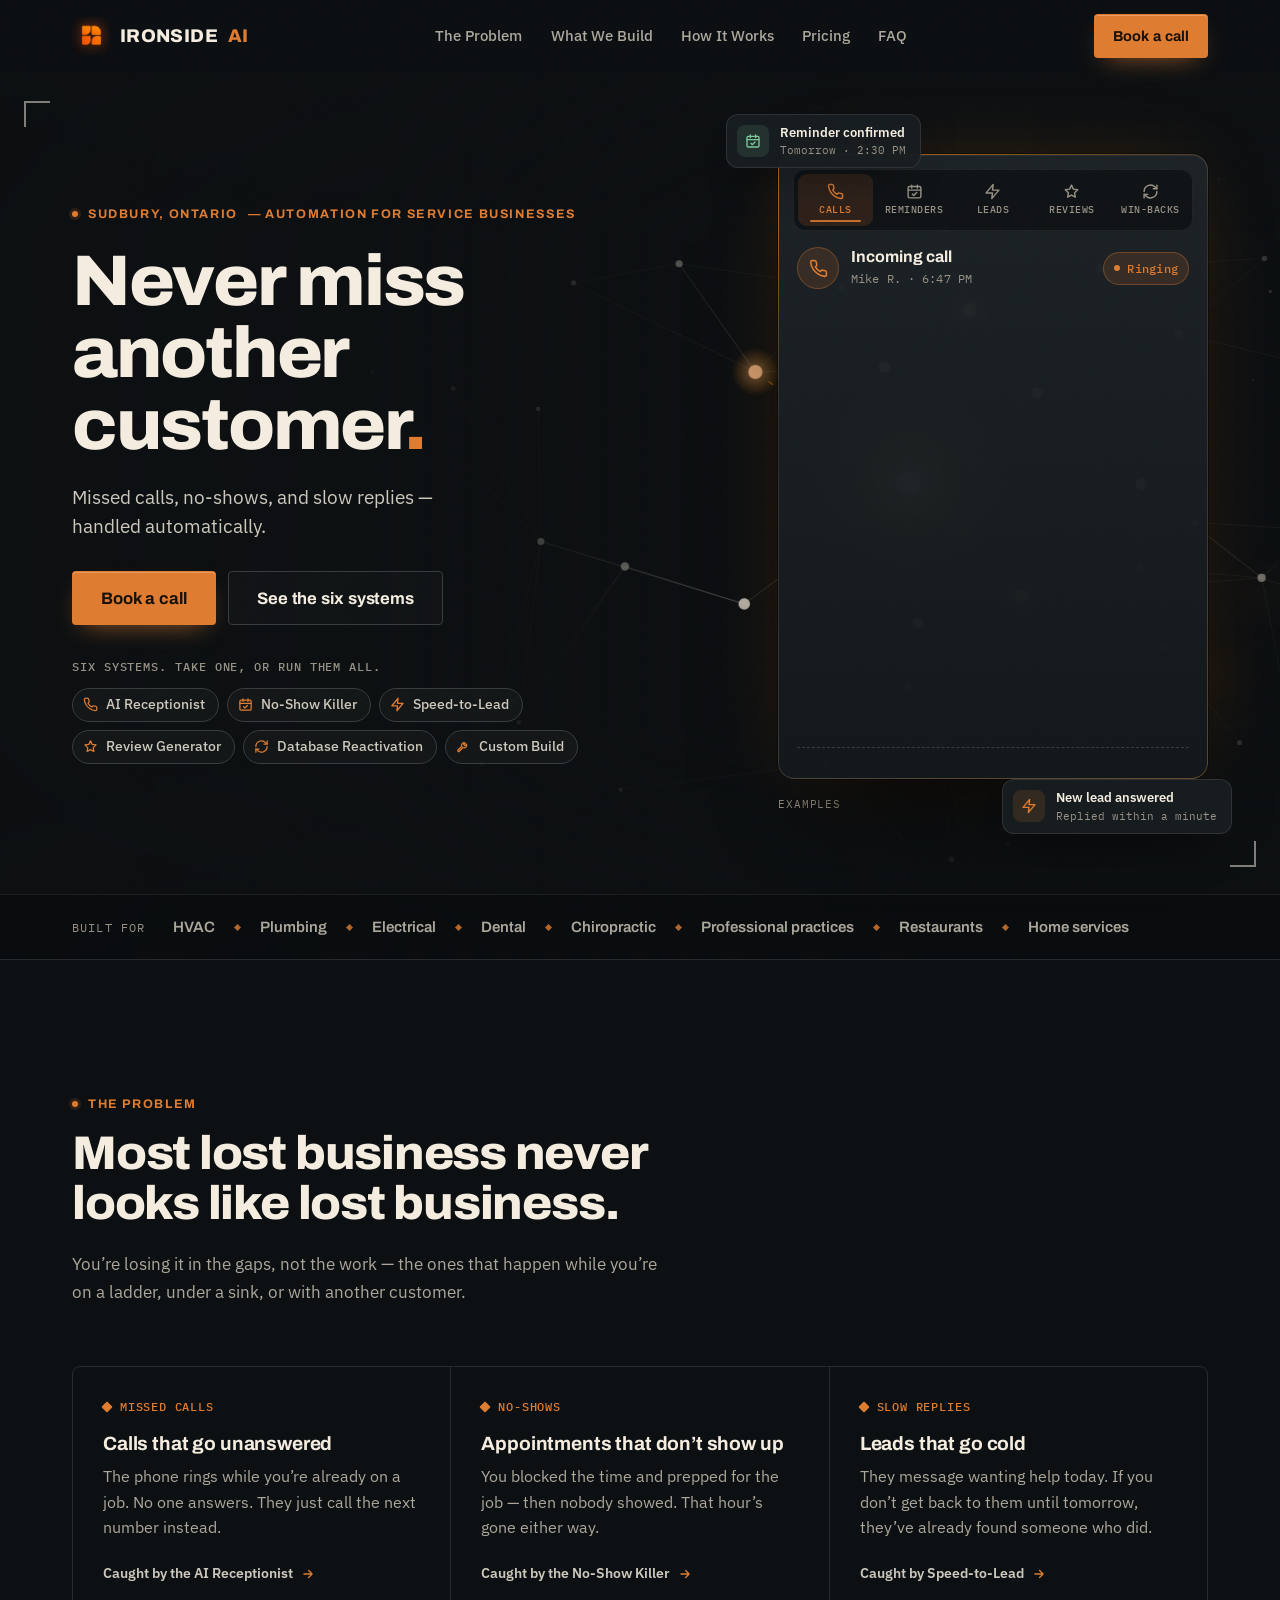
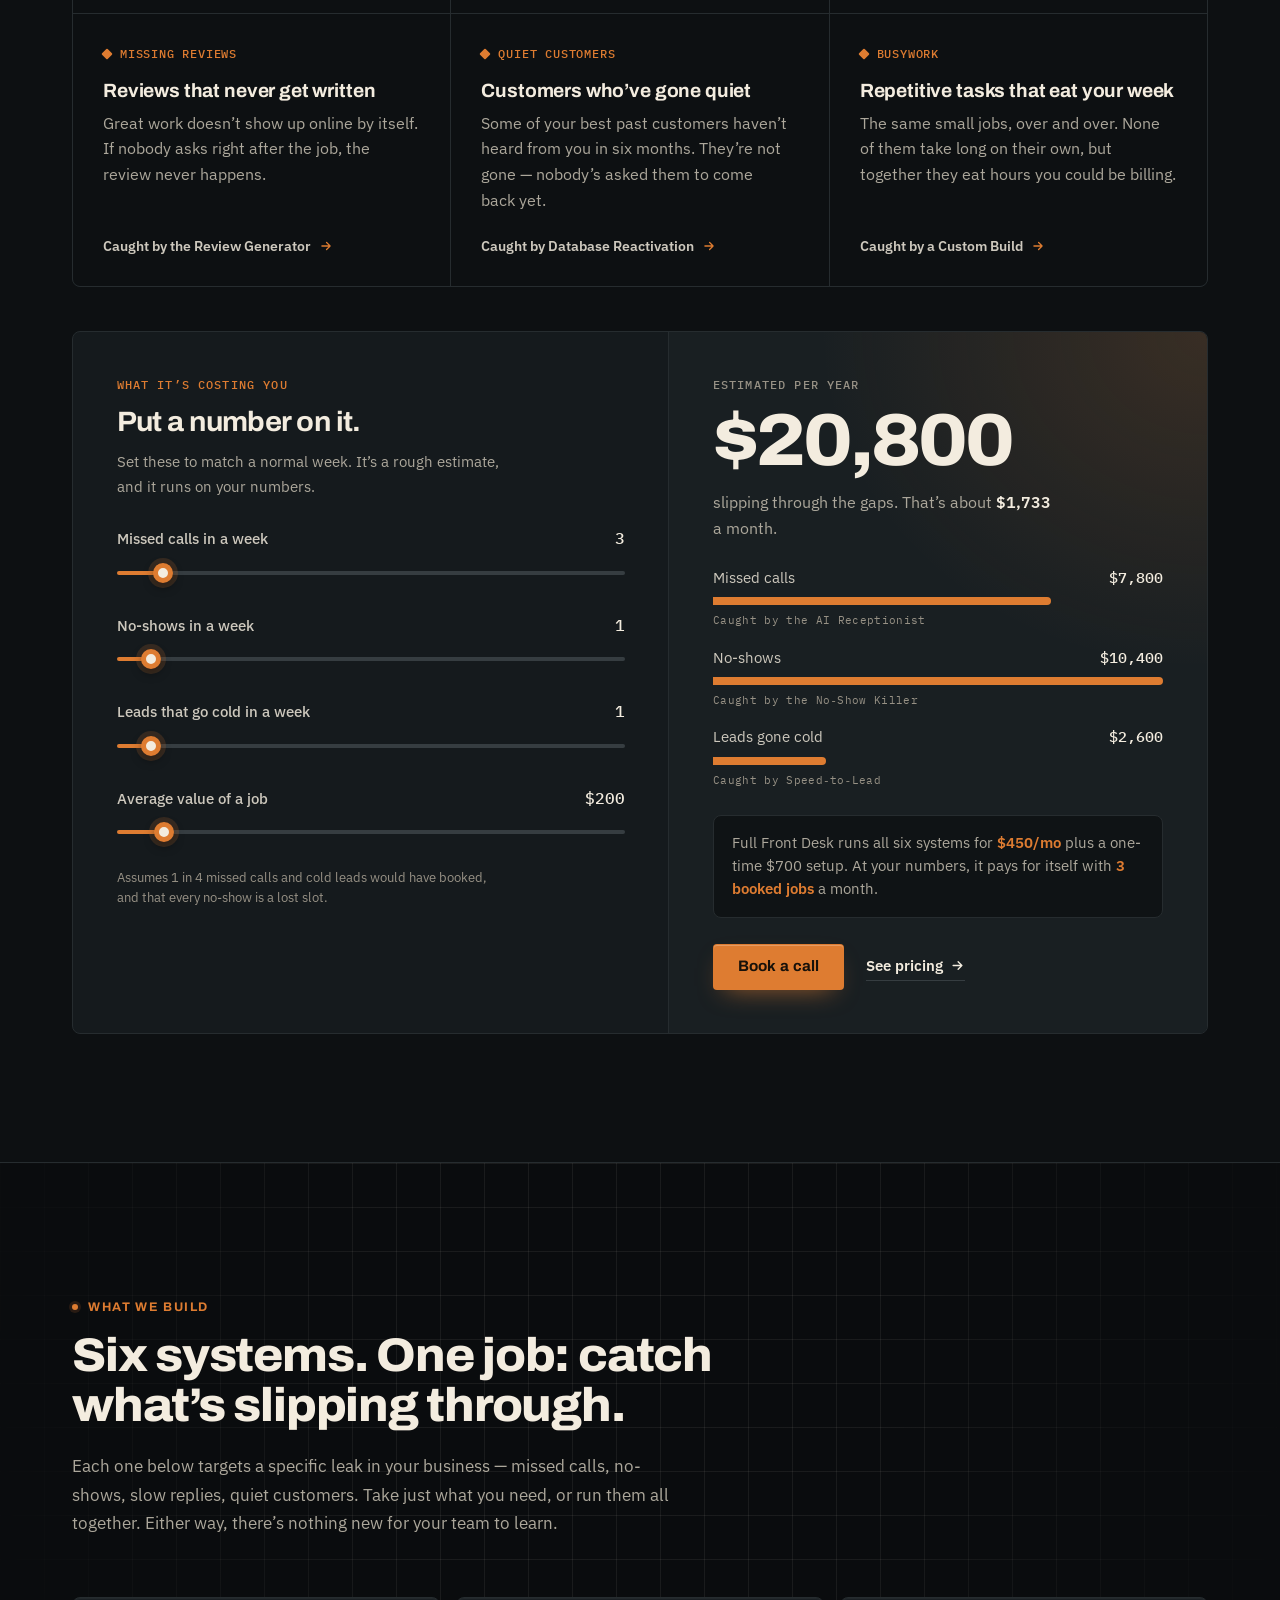
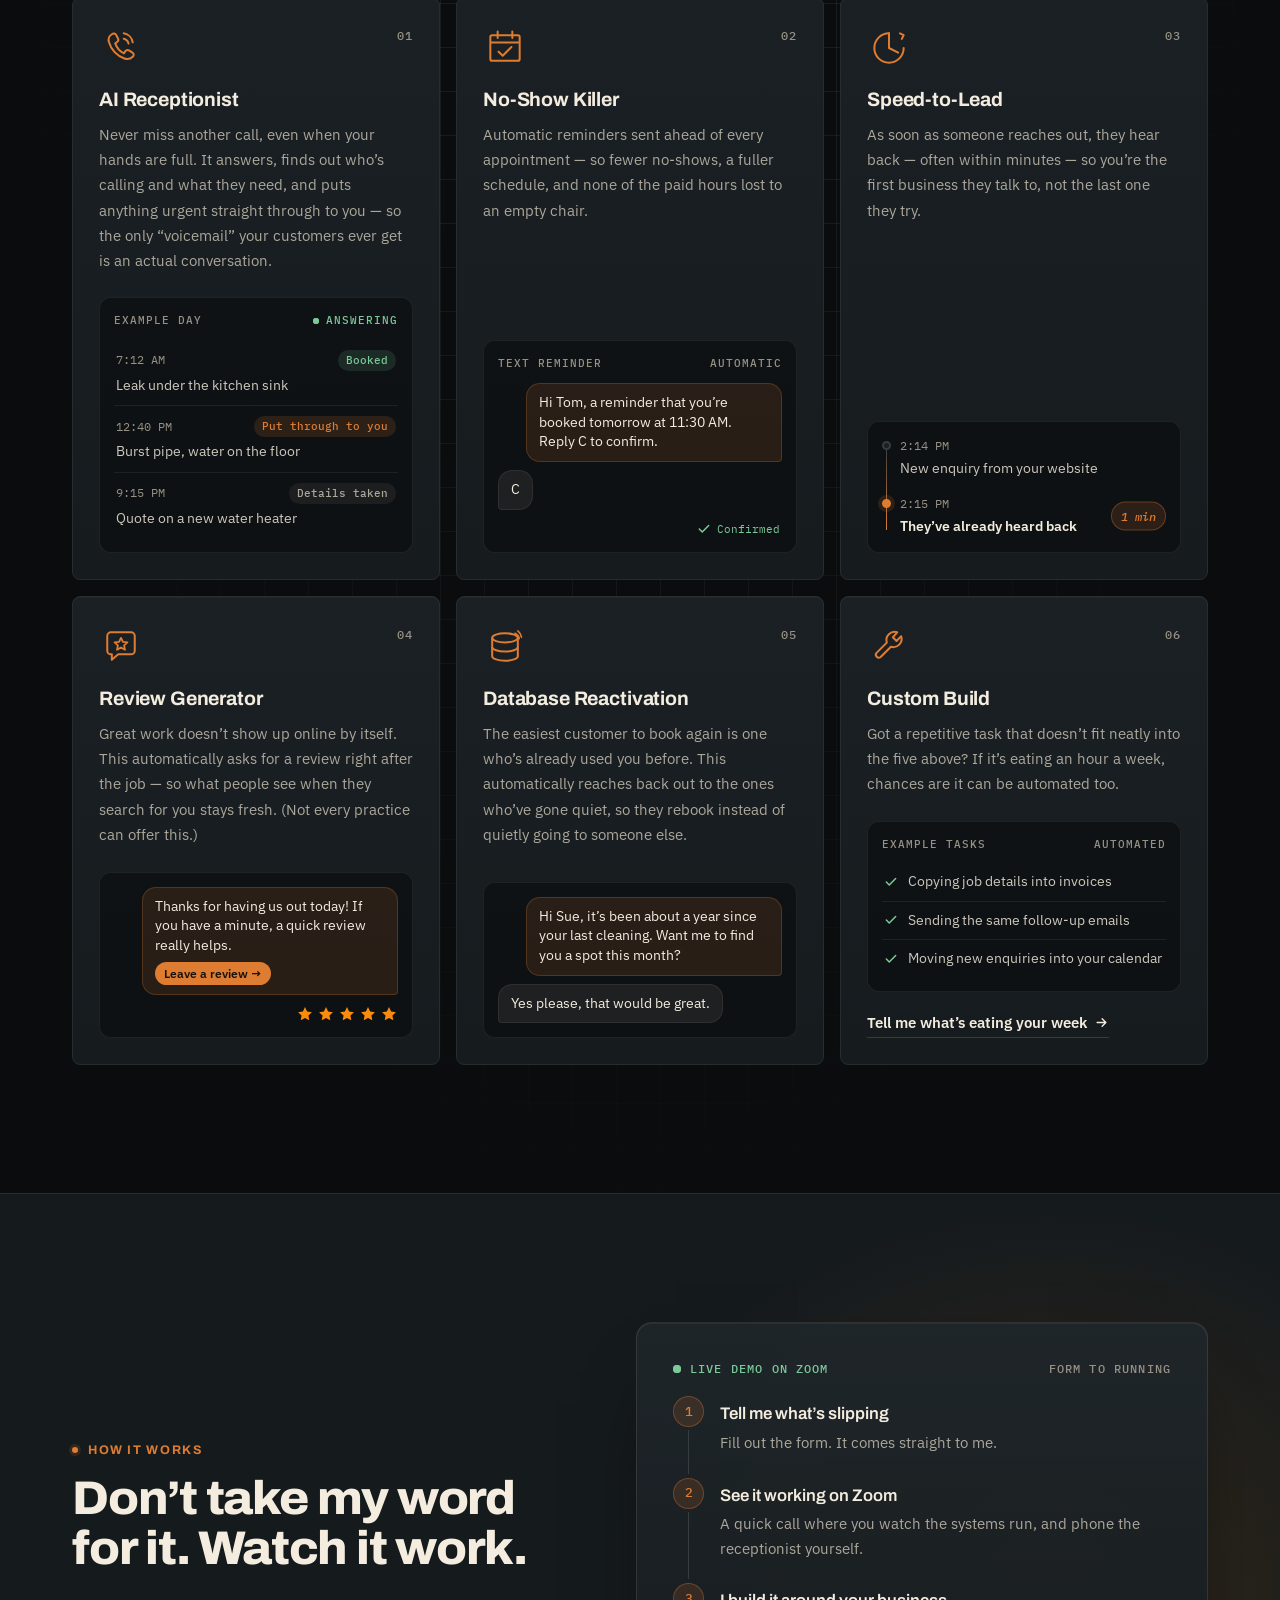
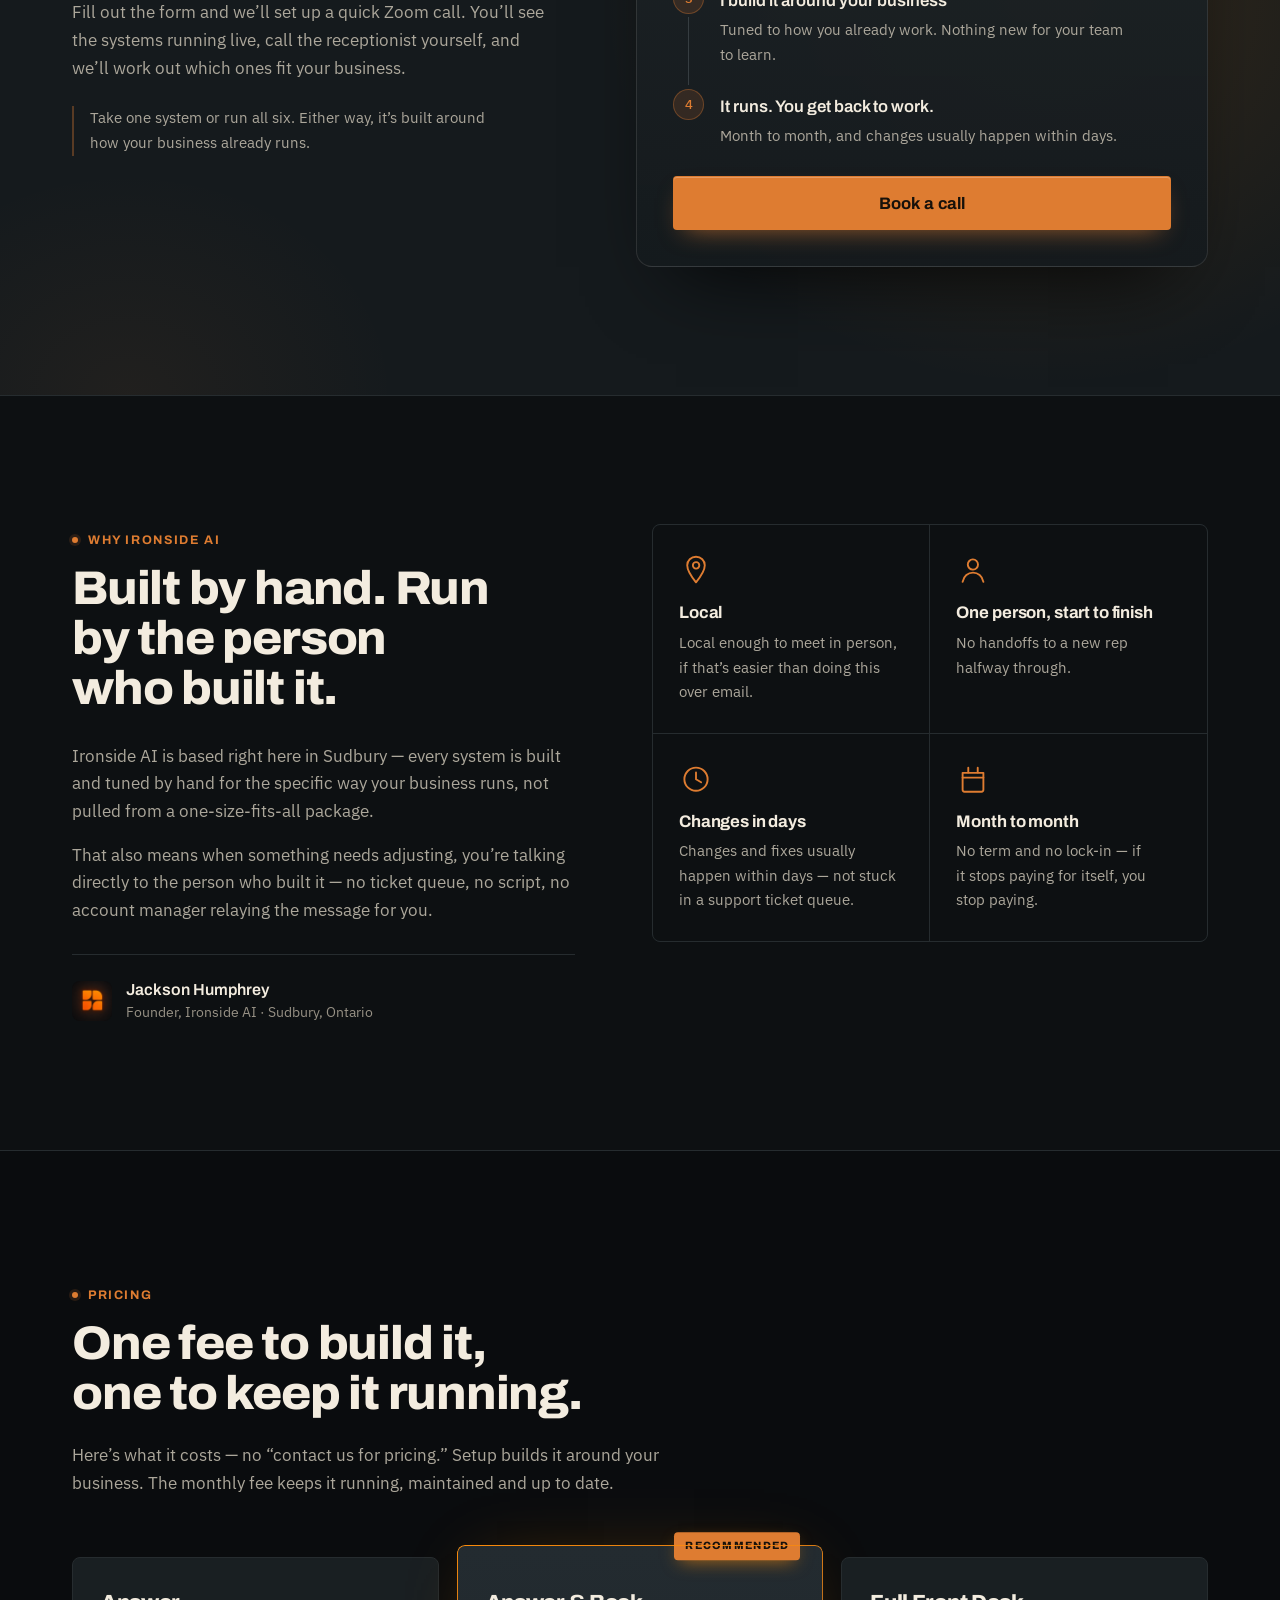
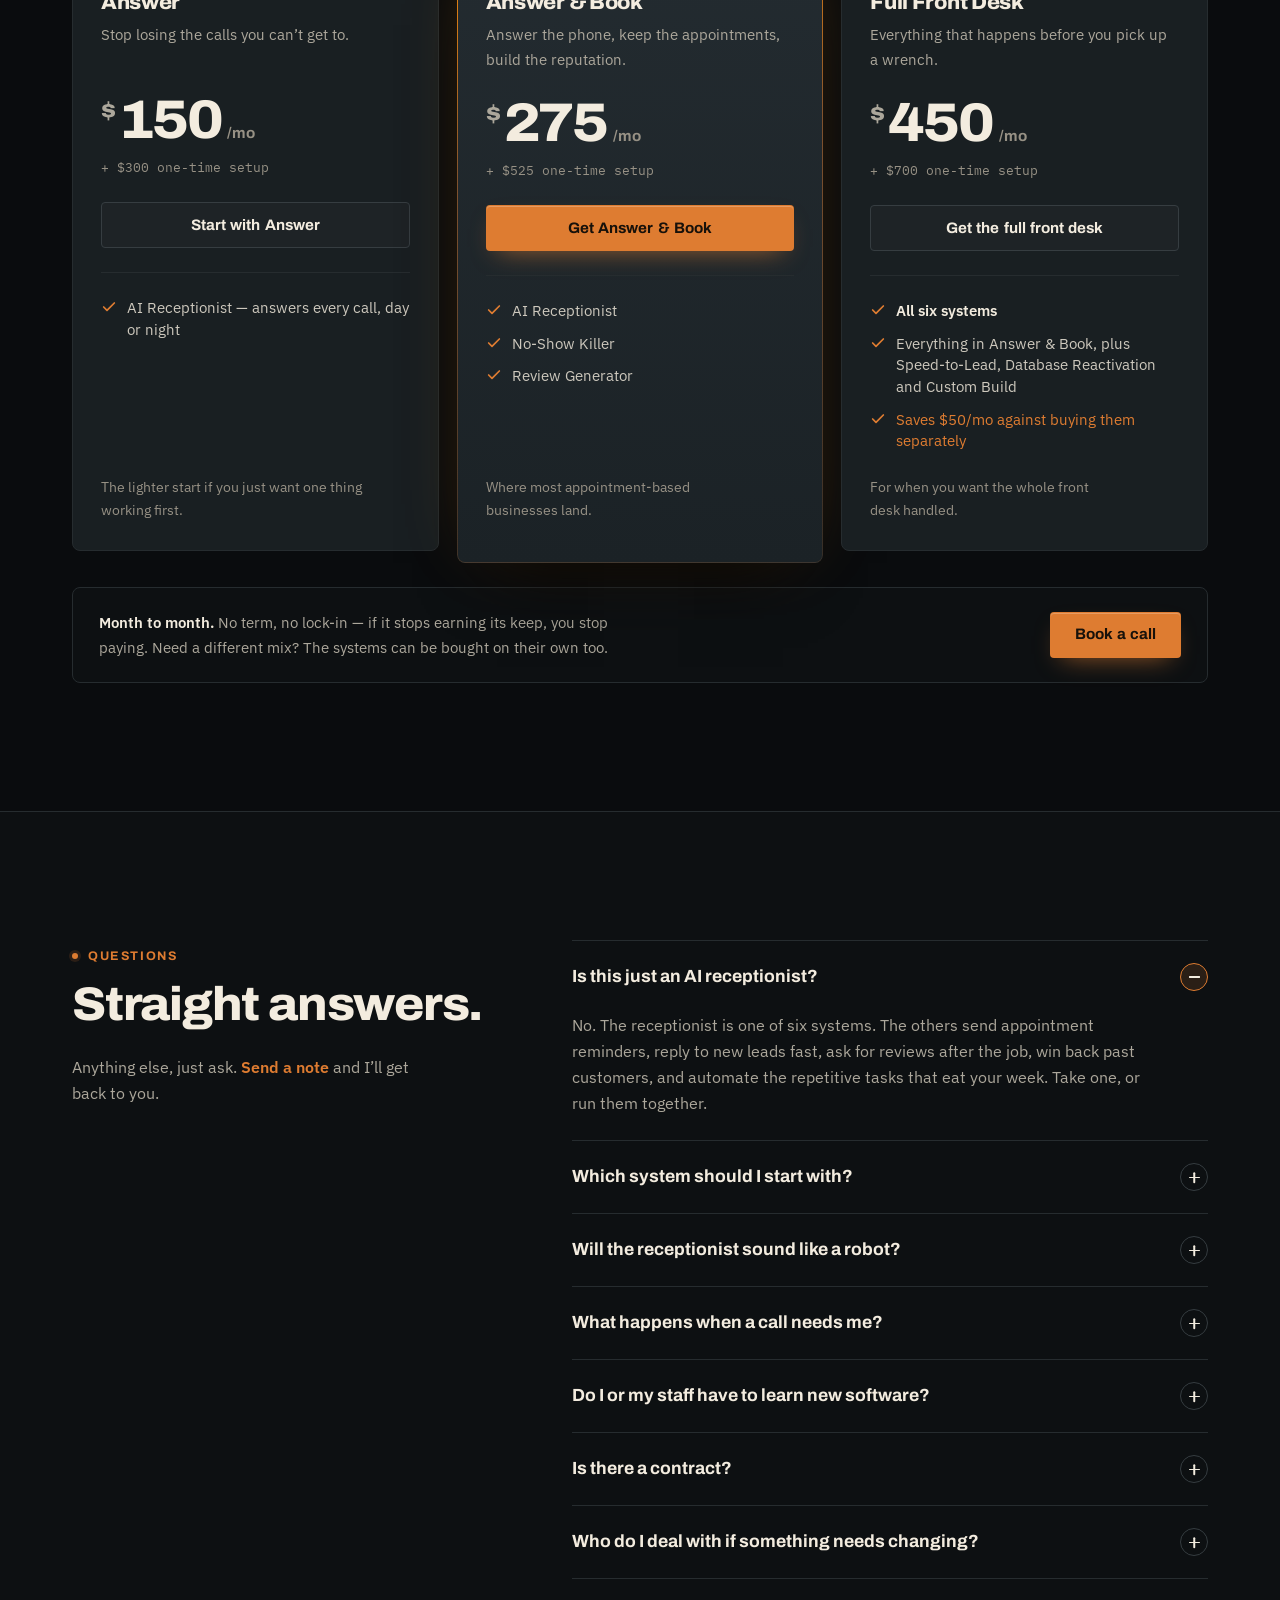
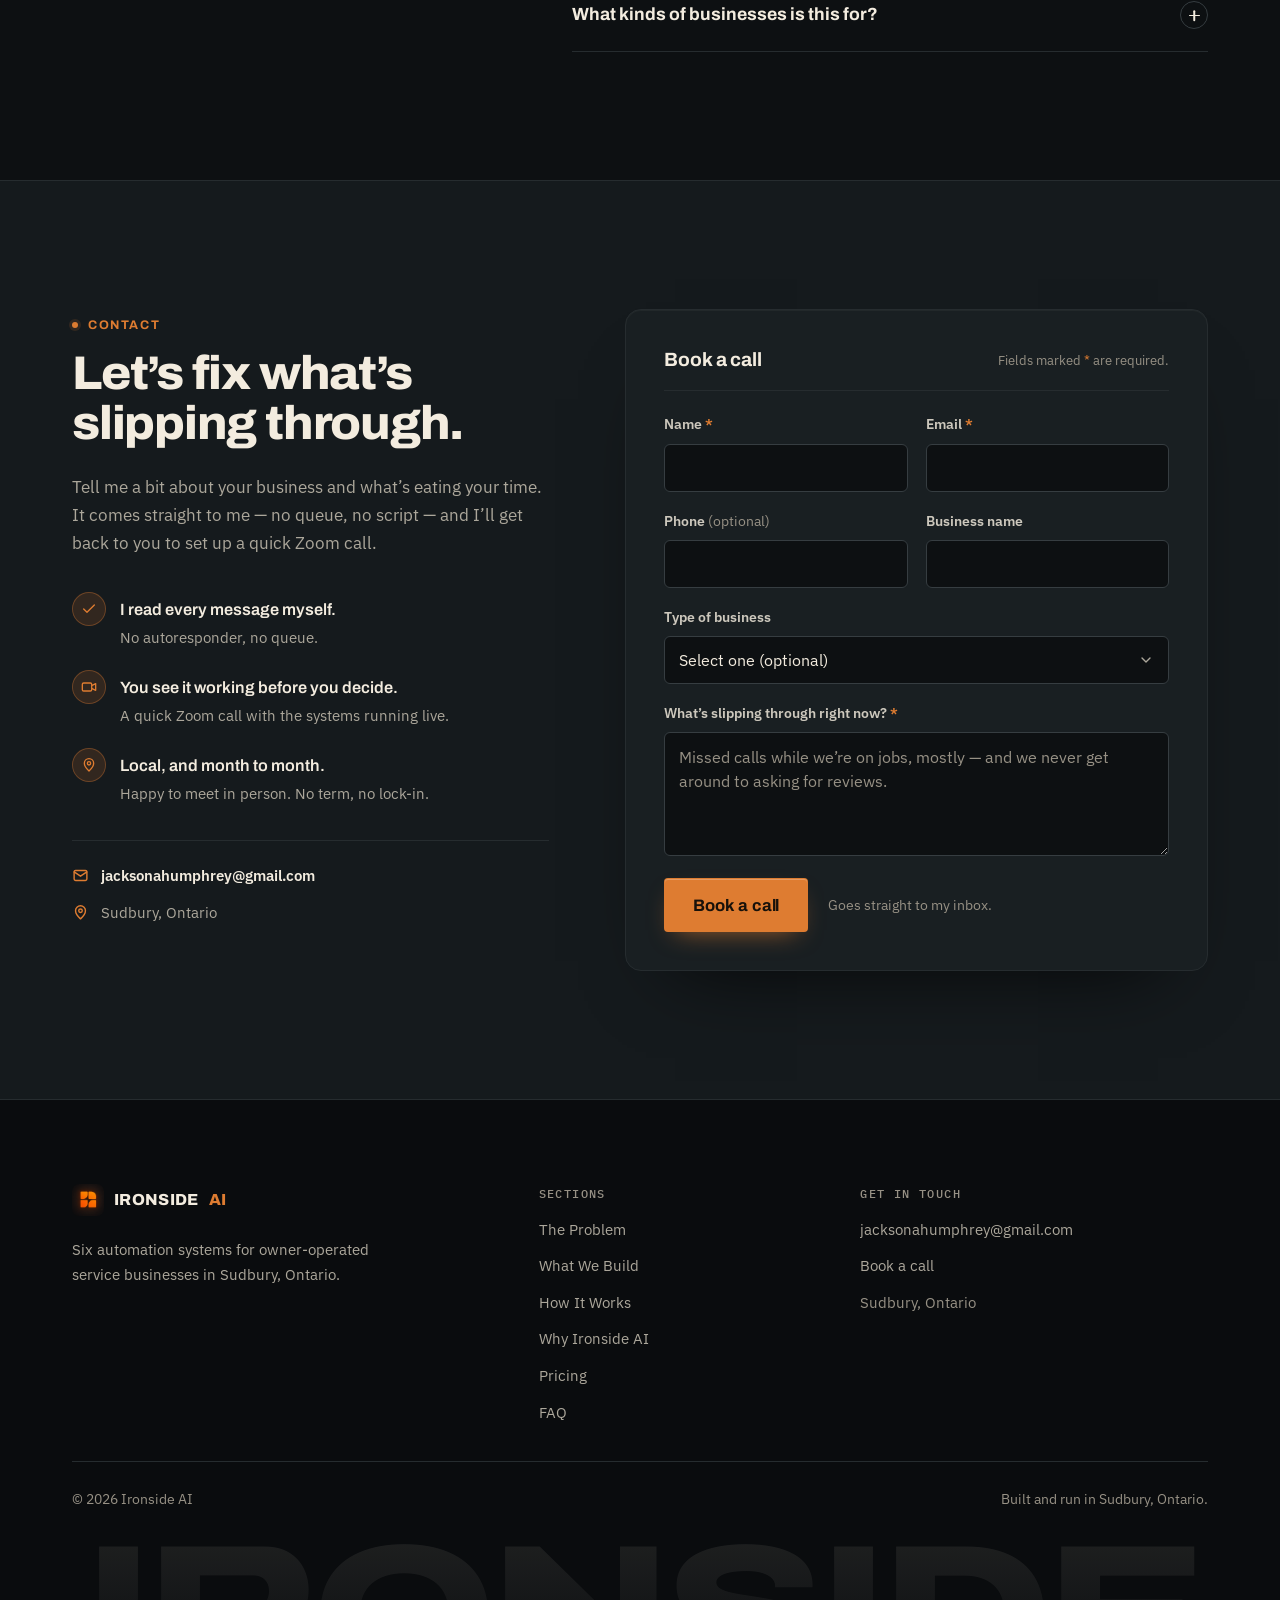
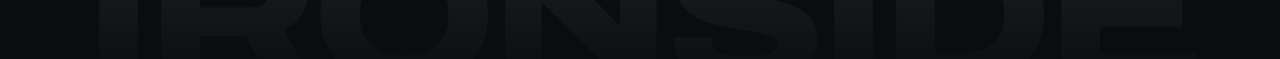
<file: index.html>
<!DOCTYPE html>
<html lang="en-CA">
<head>
<meta charset="UTF-8">
<meta name="viewport" content="width=device-width, initial-scale=1.0, viewport-fit=cover">
<title>Ironside AI | AI Automation for Service Businesses in Sudbury, Ontario</title>
<meta name="description" content="Ironside AI builds practical AI automation systems for local, owner-operated service businesses in Sudbury, Ontario — missed-call handling, no-show reminders, fast replies to new leads, review requests, past-customer reactivation, and custom automation.">
<link rel="canonical" href="https://ironside-site.onrender.com/">
<meta name="theme-color" content="#0D1012">
<meta name="color-scheme" content="dark">

<meta property="og:type" content="website">
<meta property="og:site_name" content="Ironside AI">
<meta property="og:locale" content="en_CA">
<meta property="og:url" content="https://ironside-site.onrender.com/">
<meta property="og:title" content="Ironside AI — Never miss another customer">
<meta property="og:description" content="Six automation systems for owner-operated service businesses in Sudbury, Ontario: an AI receptionist, no-show reminders, fast replies to new leads, review requests, past-customer reactivation, and custom builds.">
<meta property="og:image" content="https://ironside-site.onrender.com/og-image.png">
<meta property="og:image:width" content="1200">
<meta property="og:image:height" content="630">
<meta property="og:image:alt" content="Ironside AI. Never miss another customer. Six automation systems for service businesses in Sudbury, Ontario.">
<meta name="twitter:card" content="summary_large_image">
<meta name="twitter:title" content="Ironside AI — Never miss another customer">
<meta name="twitter:description" content="Six automation systems for owner-operated service businesses in Sudbury, Ontario: an AI receptionist, no-show reminders, fast replies to new leads, review requests, past-customer reactivation, and custom builds.">
<meta name="twitter:image" content="https://ironside-site.onrender.com/og-image.png">

<link rel="preconnect" href="https://fonts.googleapis.com">
<link rel="preconnect" href="https://fonts.gstatic.com" crossorigin>
<link href="https://fonts.googleapis.com/css2?family=Archivo:wdth,wght@62..125,500..800&family=IBM+Plex+Mono:wght@400;500&family=IBM+Plex+Sans:ital,wght@0,400;0,500;0,600;1,400&display=swap" rel="stylesheet">
<link rel="icon" type="image/png" sizes="32x32" href="favicon-32.png">
<link rel="icon" type="image/png" sizes="64x64" href="favicon-64.png">
<link rel="apple-touch-icon" href="logo-180.png">
<link rel="stylesheet" href="styles.css">
<script>document.documentElement.classList.add('js');</script>
<script type="application/ld+json">
{
  "@context": "https://schema.org",
  "@type": "ProfessionalService",
  "name": "Ironside AI",
  "description": "Six AI automation systems for local, owner-operated service businesses: an AI receptionist, no-show reminders, fast replies to new leads, review requests, past-customer reactivation, and custom builds.",
  "areaServed": {
    "@type": "City",
    "name": "Greater Sudbury",
    "containedInPlace": { "@type": "State", "name": "Ontario" }
  },
  "address": {
    "@type": "PostalAddress",
    "addressLocality": "Sudbury",
    "addressRegion": "ON",
    "addressCountry": "CA"
  },
  "email": "jacksonahumphrey@gmail.com",
  "url": "https://ironside-site.onrender.com/",
  "logo": "https://ironside-site.onrender.com/logo-180.png",
  "image": "https://ironside-site.onrender.com/og-image.png",
  "priceRange": "$150–$450 per month",
  "founder": { "@type": "Person", "name": "Jackson Humphrey" },
  "hasOfferCatalog": {
    "@type": "OfferCatalog",
    "name": "Automation systems",
    "itemListElement": [
      { "@type": "Offer", "itemOffered": { "@type": "Service", "name": "AI Receptionist", "description": "Answers every call, finds out what the caller needs, and puts anything urgent straight through." } },
      { "@type": "Offer", "itemOffered": { "@type": "Service", "name": "No-Show Killer", "description": "Automatic reminders sent ahead of every appointment." } },
      { "@type": "Offer", "itemOffered": { "@type": "Service", "name": "Speed-to-Lead", "description": "New enquiries hear back fast, often within minutes." } },
      { "@type": "Offer", "itemOffered": { "@type": "Service", "name": "Review Generator", "description": "Automatically asks for a review right after the job." } },
      { "@type": "Offer", "itemOffered": { "@type": "Service", "name": "Database Reactivation", "description": "Reaches back out to past customers who have gone quiet." } },
      { "@type": "Offer", "itemOffered": { "@type": "Service", "name": "Custom Build", "description": "Automation for repetitive tasks that don't fit the other five." } }
    ]
  }
}
</script>
<script type="application/ld+json">
{
  "@context": "https://schema.org",
  "@type": "FAQPage",
  "mainEntity": [
    { "@type": "Question", "name": "Is this just an AI receptionist?",
      "acceptedAnswer": { "@type": "Answer", "text": "No. The receptionist is one of six systems. The others send appointment reminders, reply to new leads fast, ask for reviews after the job, win back past customers, and automate the repetitive tasks that eat your week. Take one, or run them together." } },
    { "@type": "Question", "name": "Which system should I start with?",
      "acceptedAnswer": { "@type": "Answer", "text": "Whichever leak is costing you the most. On our call we look at where work is slipping through (missed calls, no-shows, slow replies, quiet customers) and start there. Most appointment-based businesses land on Answer & Book." } },
    { "@type": "Question", "name": "Will the receptionist sound like a robot?",
      "acceptedAnswer": { "@type": "Answer", "text": "Judge it for yourself. On our Zoom call you can phone the receptionist live and talk to it the way your customers would." } },
    { "@type": "Question", "name": "What happens when a call needs me?",
      "acceptedAnswer": { "@type": "Answer", "text": "Anything urgent, or anything it shouldn't answer on its own, goes straight through to you. It handles the routine calls so you can handle the ones that need you." } },
    { "@type": "Question", "name": "Do I or my staff have to learn new software?",
      "acceptedAnswer": { "@type": "Answer", "text": "No. Each system is built around the way your business already runs, so there's nothing new for your team to learn." } },
    { "@type": "Question", "name": "Is there a contract?",
      "acceptedAnswer": { "@type": "Answer", "text": "No. It's month to month with no term and no lock-in. If it stops paying for itself, you stop paying. Every system can also be bought on its own." } },
    { "@type": "Question", "name": "Who do I deal with if something needs changing?",
      "acceptedAnswer": { "@type": "Answer", "text": "Me, the person who built it. There's no ticket queue and no account manager in between. Changes and fixes usually happen within days." } },
    { "@type": "Question", "name": "What kinds of businesses is this for?",
      "acceptedAnswer": { "@type": "Answer", "text": "Owner-operated service businesses: trades like HVAC, plumbing and electrical, dental and chiropractic offices, professional practices, restaurants, and home services." } }
  ]
}
</script>
</head>
<body>

<a class="skip-link" href="#main">Skip to content</a>

<header class="site-header">
  <div class="wrap header-inner">
    <a href="#hero" class="wordmark" aria-label="Ironside AI, back to top">
      <img src="logo-180.png" alt="" class="wordmark-icon" width="38" height="38">
      <span class="wordmark-text">IRONSIDE<span class="ai">AI</span></span>
    </a>

    <nav class="main-nav" aria-label="Primary">
      <button type="button" class="nav-toggle" id="navToggle" aria-expanded="false" aria-controls="navList">
        <span></span><span></span><span></span>
        <span class="sr-only">Menu</span>
      </button>
      <ul id="navList">
        <li><a href="#problem">The Problem</a></li>
        <li><a href="#build">What We Build</a></li>
        <li><a href="#how">How It Works</a></li>
        <li><a href="#pricing">Pricing</a></li>
        <li><a href="#faq">FAQ</a></li>
      </ul>
    </nav>

    <a href="#contact" class="btn btn-accent nav-cta">Book a call</a>
  </div>
</header>

<main id="main">

  <!-- ================= HERO ================= -->
  <section id="hero" class="hero">

    <div class="hero-field" aria-hidden="true">

          <!-- far field: unconnected, drifts slowest -->
          <svg class="hero-layer hero-layer--far" viewBox="0 0 1600 1100" preserveAspectRatio="xMidYMid slice">
            <g class="g-far g-drift-alt">
                <circle cx="1256.4" cy="957.8" r="2.0" opacity="0.22"/>
                <circle cx="1114.6" cy="1009.6" r="1.7" opacity="0.13"/>
                <circle cx="1411.9" cy="750.3" r="1.4" opacity="0.20"/>
                <circle cx="417.2" cy="1025.5" r="1.5" opacity="0.21"/>
                <circle cx="387.3" cy="1020.7" r="2.0" opacity="0.20"/>
                <circle cx="1271.5" cy="411.0" r="2.0" opacity="0.20"/>
                <circle cx="1121.6" cy="944.4" r="1.4" opacity="0.18"/>
                <circle cx="1039.8" cy="849.5" r="1.9" opacity="0.21"/>
                <circle cx="1518.2" cy="131.2" r="2.1" opacity="0.11"/>
                <circle cx="1582.1" cy="271.0" r="1.9" opacity="0.25"/>
                <circle cx="1500.5" cy="279.8" r="1.8" opacity="0.13"/>
                <circle cx="1393.5" cy="545.6" r="1.8" opacity="0.16"/>
                <circle cx="422.4" cy="231.3" r="2.2" opacity="0.15"/>
                <circle cx="1560.6" cy="380.6" r="1.4" opacity="0.11"/>
                <circle cx="112.3" cy="959.5" r="1.4" opacity="0.23"/>
                <circle cx="217.0" cy="941.0" r="1.5" opacity="0.23"/>
                <circle cx="69.9" cy="774.4" r="2.2" opacity="0.14"/>
                <circle cx="708.8" cy="81.2" r="1.9" opacity="0.21"/>
            </g>
          </svg>

          <!-- the network itself -->
          <svg class="hero-layer hero-layer--net" viewBox="0 0 1600 1100" preserveAspectRatio="xMidYMid slice">
            <defs>
              <radialGradient id="gHubGlow" cx="50%" cy="50%" r="50%">
                <stop offset="0%"   stop-color="#fff0dc" stop-opacity=".70"/>
                <stop offset="18%"  stop-color="#ffb877" stop-opacity=".38"/>
                <stop offset="46%"  stop-color="#fb8b0a" stop-opacity=".16"/>
                <stop offset="100%" stop-color="#fb8b0a" stop-opacity="0"/>
              </radialGradient>
              <radialGradient id="gAccentHalo" cx="50%" cy="50%" r="50%">
                <stop offset="0%"   stop-color="#ffbd85" stop-opacity=".55"/>
                <stop offset="100%" stop-color="#fb8b0a" stop-opacity="0"/>
              </radialGradient>
            </defs>
            <g class="g-drift">
              <circle class="g-hub-glow" cx="800" cy="420" r="128"/>
              <g class="g-edge-weak">
                <line x1="716.1" y1="177.6" x2="609.6" y2="282.9"/>
                <line x1="1037.4" y1="153.8" x2="959.0" y2="308.9"/>
                <line x1="1237.8" y1="538.4" x2="940.1" y2="560.7"/>
                <line x1="1155.5" y1="469.8" x2="940.1" y2="560.7"/>
                <line x1="1134.5" y1="234.7" x2="1088.3" y2="421.8"/>
                <line x1="895.7" y1="963.4" x2="839.2" y2="746.7"/>
                <line x1="895.7" y1="963.4" x2="695.0" y2="769.4"/>
                <line x1="1270.9" y1="268.0" x2="1134.5" y2="234.7"/>
                <line x1="1210.4" y1="743.0" x2="1116.3" y2="622.9"/>
                <line x1="1132.0" y1="732.6" x2="1116.3" y2="622.9"/>
                <line x1="340.0" y1="328.8" x2="343.4" y2="493.2"/>
                <line x1="134.7" y1="282.9" x2="343.4" y2="493.2"/>
                <line x1="852.8" y1="887.8" x2="839.2" y2="746.7"/>
                <line x1="384.0" y1="172.4" x2="514.9" y2="148.6"/>
                <line x1="384.0" y1="172.4" x2="609.6" y2="282.9"/>
                <line x1="442.4" y1="801.3" x2="695.0" y2="769.4"/>
                <line x1="1425.2" y1="338.8" x2="1237.8" y2="538.4"/>
                <line x1="1424.4" y1="603.8" x2="1237.8" y2="538.4"/>
                <line x1="234.4" y1="303.3" x2="343.4" y2="493.2"/>
                <line x1="923.3" y1="798.4" x2="839.2" y2="746.7"/>
                <line x1="1012.2" y1="764.6" x2="839.2" y2="746.7"/>
                <line x1="1012.2" y1="764.6" x2="1116.3" y2="622.9"/>
                <line x1="316.0" y1="717.9" x2="343.4" y2="493.2"/>
                <line x1="316.0" y1="717.9" x2="447.7" y2="524.2"/>
                <line x1="1264.2" y1="671.2" x2="1237.8" y2="538.4"/>
                <line x1="270.1" y1="770.0" x2="343.4" y2="493.2"/>
                <line x1="270.1" y1="770.0" x2="447.7" y2="524.2"/>
                <line x1="1241.4" y1="142.0" x2="1134.5" y2="234.7"/>
                <line x1="1241.4" y1="142.0" x2="1037.4" y2="153.8"/>
                <line x1="1307.0" y1="478.8" x2="1237.8" y2="538.4"/>
                <line x1="1307.0" y1="478.8" x2="1155.5" y2="469.8"/>
                <line x1="1155.5" y1="469.8" x2="1116.3" y2="622.9"/>
                <line x1="609.6" y1="282.9" x2="769.6" y2="277.0"/>
                <line x1="959.0" y1="308.9" x2="1088.3" y2="421.8"/>
                <line x1="716.1" y1="177.6" x2="514.9" y2="148.6"/>
                <line x1="1237.8" y1="538.4" x2="1086.4" y2="525.1"/>
                <line x1="1037.4" y1="153.8" x2="844.9" y2="104.3"/>
                <line x1="940.1" y1="560.7" x2="1088.3" y2="421.8"/>
              </g>
              <g class="g-edge">
                <line x1="959.0" y1="308.9" x2="800.0" y2="420.0"/>
                <line x1="769.6" y1="277.0" x2="800.0" y2="420.0"/>
                <line x1="1088.3" y1="421.8" x2="800.0" y2="420.0"/>
                <line x1="811.2" y1="594.0" x2="800.0" y2="420.0"/>
                <line x1="595.8" y1="570.8" x2="800.0" y2="420.0"/>
                <line x1="716.1" y1="177.6" x2="769.6" y2="277.0"/>
                <line x1="1037.4" y1="153.8" x2="875.4" y2="206.1"/>
                <line x1="844.9" y1="104.3" x2="875.4" y2="206.1"/>
                <line x1="1237.8" y1="538.4" x2="1088.3" y2="421.8"/>
                <line x1="447.7" y1="524.2" x2="595.8" y2="570.8"/>
                <line x1="343.4" y1="493.2" x2="595.8" y2="570.8"/>
                <line x1="695.0" y1="769.4" x2="811.2" y2="594.0"/>
                <line x1="1155.5" y1="469.8" x2="1088.3" y2="421.8"/>
                <line x1="799.4" y1="673.9" x2="811.2" y2="594.0"/>
                <line x1="1134.5" y1="234.7" x2="959.0" y2="308.9"/>
                <line x1="514.9" y1="148.6" x2="609.6" y2="282.9"/>
                <line x1="943.2" y1="99.5" x2="875.4" y2="206.1"/>
                <line x1="839.2" y1="746.7" x2="811.2" y2="594.0"/>
                <line x1="1086.4" y1="525.1" x2="1088.3" y2="421.8"/>
                <line x1="1116.3" y1="622.9" x2="940.1" y2="560.7"/>
              </g>
              <g class="g-edge-live">
                <line x1="609.6" y1="282.9" x2="800.0" y2="420.0"/>
                <line x1="940.1" y1="560.7" x2="800.0" y2="420.0"/>
                <line x1="875.4" y1="206.1" x2="800.0" y2="420.0"/>
              </g>
              <g class="g-n3">
                <circle cx="895.7" cy="963.4" r="3.0"/>
                <circle cx="1270.9" cy="268.0" r="3.0"/>
                <circle cx="1210.4" cy="743.0" r="3.1"/>
                <circle cx="1132.0" cy="732.6" r="3.4"/>
                <circle cx="340.0" cy="328.8" r="2.7"/>
                <circle cx="134.7" cy="282.9" r="3.3"/>
                <circle cx="852.8" cy="887.8" r="3.4"/>
                <circle cx="384.0" cy="172.4" r="3.2"/>
                <circle cx="442.4" cy="801.3" r="2.9"/>
                <circle cx="1425.2" cy="338.8" r="3.3"/>
                <circle cx="1424.4" cy="603.8" r="3.4"/>
                <circle cx="234.4" cy="303.3" r="3.1"/>
                <circle cx="923.3" cy="798.4" r="3.3"/>
                <circle cx="1012.2" cy="764.6" r="3.5"/>
                <circle cx="316.0" cy="717.9" r="3.0"/>
                <circle cx="1264.2" cy="671.2" r="3.5"/>
                <circle cx="270.1" cy="770.0" r="3.0"/>
                <circle cx="1241.4" cy="142.0" r="3.4"/>
                <circle cx="1307.0" cy="478.8" r="3.1"/>
              </g>
              <g class="g-n2">
                <circle cx="716.1" cy="177.6" r="4.5"/>
                <circle cx="1037.4" cy="153.8" r="4.9"/>
                <circle cx="844.9" cy="104.3" r="4.9"/>
                <circle cx="1237.8" cy="538.4" r="5.1"/>
                <circle cx="447.7" cy="524.2" r="5.2"/>
                <circle cx="343.4" cy="493.2" r="4.4"/>
                <circle cx="695.0" cy="769.4" r="4.6"/>
                <circle cx="1155.5" cy="469.8" r="4.9"/>
                <circle cx="799.4" cy="673.9" r="5.4"/>
                <circle cx="1134.5" cy="234.7" r="5.2"/>
                <circle cx="514.9" cy="148.6" r="4.4"/>
                <circle cx="943.2" cy="99.5" r="4.9"/>
                <circle cx="839.2" cy="746.7" r="5.2"/>
                <circle cx="1086.4" cy="525.1" r="4.7"/>
                <circle cx="1116.3" cy="622.9" r="5.0"/>
              </g>
              <g class="g-n1">
                <circle cx="959.0" cy="308.9" r="6.5"/>
                <circle cx="769.6" cy="277.0" r="7.2"/>
                <circle cx="1088.3" cy="421.8" r="6.9"/>
                <circle cx="811.2" cy="594.0" r="6.6"/>
                <circle cx="595.8" cy="570.8" r="7.2"/>
              </g>
              <circle class="g-halo" cx="609.6" cy="282.9" r="30"/>
              <circle class="g-acc g-acc-1" cx="609.6" cy="282.9" r="8.8"/>
              <circle class="g-halo" cx="875.4" cy="206.1" r="30"/>
              <circle class="g-acc g-acc-2" cx="875.4" cy="206.1" r="8.2"/>
              <circle class="g-halo" cx="940.1" cy="560.7" r="30"/>
              <circle class="g-acc g-acc-3" cx="940.1" cy="560.7" r="8.0"/>
              <circle class="g-hub-pulse" cx="800" cy="420" r="150"/>
              <circle class="g-hub-pulse g-hub-pulse--2" cx="800" cy="420" r="150"/>
              <circle class="g-hub-core" cx="800" cy="420" r="15"/>
            </g>
          </svg>

          <!-- foreground bokeh: blurred, drifts fastest -->
          <svg class="hero-layer hero-layer--near" viewBox="0 0 1600 1100" preserveAspectRatio="xMidYMid slice">
            <g class="g-bokeh g-drift-alt">
                <circle cx="640.0" cy="60.9" r="38" opacity="0.077"/>
                <circle cx="856.4" cy="719.6" r="36" opacity="0.066"/>
                <circle cx="1053.9" cy="130.4" r="58" opacity="0.050"/>
                <circle cx="1185.8" cy="663.0" r="42" opacity="0.076"/>
                <circle cx="1467.2" cy="228.9" r="61" opacity="0.076"/>
                <circle cx="1244.1" cy="558.2" r="39" opacity="0.072"/>
                <circle cx="1323.8" cy="398.9" r="61" opacity="0.045"/>
            </g>
          </svg>
        </div>

    <div class="hero-scrim" aria-hidden="true"></div>
    <span class="corner-mark corner-tl" aria-hidden="true"></span>
    <span class="corner-mark corner-br" aria-hidden="true"></span>

    <div class="wrap hero-grid">
      <div class="hero-copy">
        <p class="eyebrow">Sudbury, Ontario<span class="is-long"> &mdash; automation for service businesses</span></p>
        <h1>Never miss another customer<span class="h1-dot">.</span></h1>
        <p class="hero-sub">Missed calls, no-shows, and slow replies &mdash; handled automatically.</p>
        <div class="hero-actions">
          <a href="#contact" class="btn btn-accent btn-lg">Book a call</a>
          <a href="#build" class="btn btn-ghost btn-lg">See the six systems</a>
        </div>
        <div class="hero-systems">
          <p class="hero-systems-label">Six systems. Take one, or run them all.</p>
          <ul class="system-chips">
            <li><a href="#sys-receptionist"><svg viewBox="0 0 24 24" fill="none" stroke="currentColor" stroke-width="2" stroke-linecap="round" stroke-linejoin="round" aria-hidden="true"><path d="M22 16.9v3a2 2 0 0 1-2.2 2 19.8 19.8 0 0 1-8.6-3.1 19.5 19.5 0 0 1-6-6A19.8 19.8 0 0 1 2.1 4.2 2 2 0 0 1 4.1 2h3a2 2 0 0 1 2 1.7c.1 1 .4 1.9.7 2.8a2 2 0 0 1-.5 2.1L8.1 9.9a16 16 0 0 0 6 6l1.3-1.3a2 2 0 0 1 2.1-.4c.9.3 1.8.5 2.8.6a2 2 0 0 1 1.7 2Z"/></svg>AI Receptionist</a></li>
            <li><a href="#sys-noshow"><svg viewBox="0 0 24 24" fill="none" stroke="currentColor" stroke-width="2" stroke-linecap="round" stroke-linejoin="round" aria-hidden="true"><rect x="3" y="5" width="18" height="16" rx="2"/><path d="M3 10h18M8 3v4M16 3v4M9 15.5l2 2 4-4"/></svg>No&#8209;Show Killer</a></li>
            <li><a href="#sys-speed"><svg viewBox="0 0 24 24" fill="none" stroke="currentColor" stroke-width="2" stroke-linecap="round" stroke-linejoin="round" aria-hidden="true"><path d="M13 2 3 14h9l-1 8 10-12h-9l1-8Z"/></svg>Speed&#8209;to&#8209;Lead</a></li>
            <li><a href="#sys-reviews"><svg viewBox="0 0 24 24" fill="none" stroke="currentColor" stroke-width="2" stroke-linecap="round" stroke-linejoin="round" aria-hidden="true"><path d="m12 3 2.7 5.6 6.1.9-4.4 4.3 1 6.1L12 17l-5.4 2.9 1-6.1-4.4-4.3 6.1-.9Z"/></svg>Review Generator</a></li>
            <li><a href="#sys-reactivation"><svg viewBox="0 0 24 24" fill="none" stroke="currentColor" stroke-width="2" stroke-linecap="round" stroke-linejoin="round" aria-hidden="true"><path d="M3 12a9 9 0 0 1 15.5-6.2L21 8"/><path d="M21 3v5h-5"/><path d="M21 12a9 9 0 0 1-15.5 6.2L3 16"/><path d="M3 21v-5h5"/></svg>Database Reactivation</a></li>
            <li><a href="#sys-custom"><svg viewBox="0 0 24 24" fill="none" stroke="currentColor" stroke-width="2" stroke-linecap="round" stroke-linejoin="round" aria-hidden="true"><path d="M14.7 6.3a4 4 0 0 0-5.4 5.3l-6 6a1.4 1.4 0 0 0 2 2l6-6a4 4 0 0 0 5.4-5.4l-2.4 2.4-2-2 2.4-2.3Z"/></svg>Custom Build</a></li>
          </ul>
        </div>
      </div>

      <figure class="hero-visual" id="heroVisual">
        <div class="call-card" id="callCard" data-state="done" data-scene="0">
          <div class="scene-tabs" role="group" aria-label="Examples from each system">
            <button type="button" class="scene-tab is-active" data-scene="0" aria-pressed="true"><svg viewBox="0 0 24 24" fill="none" stroke="currentColor" stroke-width="2" stroke-linecap="round" stroke-linejoin="round" aria-hidden="true"><path d="M22 16.9v3a2 2 0 0 1-2.2 2 19.8 19.8 0 0 1-8.6-3.1 19.5 19.5 0 0 1-6-6A19.8 19.8 0 0 1 2.1 4.2 2 2 0 0 1 4.1 2h3a2 2 0 0 1 2 1.7c.1 1 .4 1.9.7 2.8a2 2 0 0 1-.5 2.1L8.1 9.9a16 16 0 0 0 6 6l1.3-1.3a2 2 0 0 1 2.1-.4c.9.3 1.8.5 2.8.6a2 2 0 0 1 1.7 2Z"/></svg><span>Calls</span><span class="sr-only"> (AI Receptionist example)</span></button>
            <button type="button" class="scene-tab" data-scene="1" aria-pressed="false"><svg viewBox="0 0 24 24" fill="none" stroke="currentColor" stroke-width="2" stroke-linecap="round" stroke-linejoin="round" aria-hidden="true"><rect x="3" y="5" width="18" height="16" rx="2"/><path d="M3 10h18M8 3v4M16 3v4M9 15.5l2 2 4-4"/></svg><span>Reminders</span><span class="sr-only"> (No-Show Killer example)</span></button>
            <button type="button" class="scene-tab" data-scene="2" aria-pressed="false"><svg viewBox="0 0 24 24" fill="none" stroke="currentColor" stroke-width="2" stroke-linecap="round" stroke-linejoin="round" aria-hidden="true"><path d="M13 2 3 14h9l-1 8 10-12h-9l1-8Z"/></svg><span>Leads</span><span class="sr-only"> (Speed-to-Lead example)</span></button>
            <button type="button" class="scene-tab" data-scene="3" aria-pressed="false"><svg viewBox="0 0 24 24" fill="none" stroke="currentColor" stroke-width="2" stroke-linecap="round" stroke-linejoin="round" aria-hidden="true"><path d="m12 3 2.7 5.6 6.1.9-4.4 4.3 1 6.1L12 17l-5.4 2.9 1-6.1-4.4-4.3 6.1-.9Z"/></svg><span>Reviews</span><span class="sr-only"> (Review Generator example)</span></button>
            <button type="button" class="scene-tab" data-scene="4" aria-pressed="false"><svg viewBox="0 0 24 24" fill="none" stroke="currentColor" stroke-width="2" stroke-linecap="round" stroke-linejoin="round" aria-hidden="true"><path d="M3 12a9 9 0 0 1 15.5-6.2L21 8"/><path d="M21 3v5h-5"/><path d="M21 12a9 9 0 0 1-15.5 6.2L3 16"/><path d="M3 21v-5h5"/></svg><span>Win-backs</span><span class="sr-only"> (Database Reactivation example)</span></button>
          </div>
          <div class="cc-stage" aria-hidden="true">
            <div class="cc-head">
              <span class="cc-avatar"><svg viewBox="0 0 24 24" fill="none" stroke="currentColor" stroke-width="2" stroke-linecap="round" stroke-linejoin="round"><path d="M22 16.9v3a2 2 0 0 1-2.2 2 19.8 19.8 0 0 1-8.6-3.1 19.5 19.5 0 0 1-6-6A19.8 19.8 0 0 1 2.1 4.2 2 2 0 0 1 4.1 2h3a2 2 0 0 1 2 1.7c.1 1 .4 1.9.7 2.8a2 2 0 0 1-.5 2.1L8.1 9.9a16 16 0 0 0 6 6l1.3-1.3a2 2 0 0 1 2.1-.4c.9.3 1.8.5 2.8.6a2 2 0 0 1 1.7 2Z"/></svg></span>
              <div class="cc-id">
                <p class="cc-title">Incoming call</p>
                <p class="cc-number">Mike R.<span class="cc-when"> &middot; 6:47 PM</span></p>
              </div>
              <span class="cc-pill"><i class="cc-pill-dot"></i><span class="cc-pill-text">Booked</span><span class="cc-timer">00:44</span></span>
            </div>

            <p class="cc-banner"><svg viewBox="0 0 24 24" fill="none" stroke="currentColor" stroke-width="2" stroke-linecap="round" stroke-linejoin="round"><path d="M14.7 6.3a4 4 0 0 0-5.4 5.3l-6 6a1.4 1.4 0 0 0 2 2l6-6a4 4 0 0 0 5.4-5.4l-2.4 2.4-2-2 2.4-2.3Z"/></svg><span>You&rsquo;re on a job. The receptionist picked up.</span></p>

            <ol class="cc-thread">
              <li class="msg msg--in"><span class="msg-who">Caller</span><p>Hi, our furnace quit last night. Any chance someone can come out tomorrow?</p></li>
              <li class="msg msg--out"><span class="msg-who">Receptionist</span><span class="dots"><i></i><i></i><i></i></span><p>Sorry to hear that. I can get a tech out tomorrow at 9&nbsp;AM or 1&nbsp;PM. Which works better?</p></li>
              <li class="msg msg--in"><span class="msg-who">Caller</span><p>9 is perfect.</p></li>
              <li class="msg msg--out"><span class="msg-who">Receptionist</span><span class="dots"><i></i><i></i><i></i></span><p>You&rsquo;re booked for 9&nbsp;AM. A text confirmation is on its way.</p></li>
            </ol>

            <div class="cc-results">
              <p class="cc-result cc-result--ok"><svg viewBox="0 0 24 24" fill="none" stroke="currentColor" stroke-width="2.4" stroke-linecap="round" stroke-linejoin="round"><path d="M20 6 9 17l-5-5"/></svg>Booked &middot; Thu, 9:00&nbsp;AM</p>
              <p class="cc-result"><svg viewBox="0 0 24 24" fill="none" stroke="currentColor" stroke-width="2" stroke-linecap="round" stroke-linejoin="round"><path d="M21 15a2 2 0 0 1-2 2H7l-4 4V5a2 2 0 0 1 2-2h14a2 2 0 0 1 2 2z"/></svg>Summary texted to you</p>
            </div>
          </div>
        </div>

        <div class="float-chip float-chip--a" aria-hidden="true">
          <span class="float-chip-icon"><svg viewBox="0 0 24 24" fill="none" stroke="currentColor" stroke-width="2" stroke-linecap="round" stroke-linejoin="round"><rect x="3" y="5" width="18" height="16" rx="2"/><path d="M3 10h18M8 3v4M16 3v4M9 15.5l2 2 4-4"/></svg></span>
          <p><strong>Reminder confirmed</strong><span>Tomorrow &middot; 2:30 PM</span></p>
        </div>
        <div class="float-chip float-chip--b" aria-hidden="true">
          <span class="float-chip-icon"><svg viewBox="0 0 24 24" fill="none" stroke="currentColor" stroke-width="2" stroke-linecap="round" stroke-linejoin="round"><path d="M13 2 3 14h9l-1 8 10-12h-9l1-8Z"/></svg></span>
          <p><strong>New lead answered</strong><span>Replied within a minute</span></p>
        </div>

        <figcaption class="cc-caption"><span class="sr-only">Illustrated examples: the AI receptionist answering a call and booking a job, a reminder text that gets an appointment confirmed, a new website lead getting a reply within a minute, a review request sent after a job, and a past customer rebooked. </span><span aria-hidden="true">Examples</span></figcaption>
      </figure>
    </div>

    <div class="hero-foot">
      <div class="wrap industries">
        <p class="industries-label">Built for</p>
        <div class="industries-track">
          <div class="industries-marquee">
            <ul class="industries-list">
              <li>HVAC</li><li>Plumbing</li><li>Electrical</li><li>Dental</li><li>Chiropractic</li><li>Professional practices</li><li>Restaurants</li><li>Home services</li>
            </ul>
            <ul class="industries-list industries-list--dup" aria-hidden="true">
              <li>HVAC</li><li>Plumbing</li><li>Electrical</li><li>Dental</li><li>Chiropractic</li><li>Professional practices</li><li>Restaurants</li><li>Home services</li>
            </ul>
          </div>
        </div>
      </div>
    </div>
  </section>

  <!-- ================= THE PROBLEM ================= -->
  <section id="problem" class="section problem">
    <div class="wrap">
      <div class="section-head">
        <p class="eyebrow reveal">The Problem</p>
        <h2 class="reveal" style="--i:1">Most lost business never looks like lost business.</h2>
        <p class="section-lede reveal" style="--i:2">
          You&rsquo;re losing it in the gaps, not the work &mdash; the ones that happen while
          you&rsquo;re on a ladder, under a sink, or with another customer.
        </p>
      </div>

      <ul class="pain-list">
        <li class="pain reveal" style="--i:1">
          <p class="pain-tag">Missed calls</p>
          <h3>Calls that go unanswered</h3>
          <p>The phone rings while you&rsquo;re already on a job. No one answers. They just call the next number instead.</p>
          <a class="pain-link" href="#sys-receptionist">Caught by the AI Receptionist <svg viewBox="0 0 24 24" fill="none" stroke="currentColor" stroke-width="2.2" stroke-linecap="round" stroke-linejoin="round" aria-hidden="true"><path d="M5 12h14M13 6l6 6-6 6"/></svg></a>
        </li>
        <li class="pain reveal" style="--i:2">
          <p class="pain-tag">No-shows</p>
          <h3>Appointments that don&rsquo;t show up</h3>
          <p>You blocked the time and prepped for the job &mdash; then nobody showed. That hour&rsquo;s gone either way.</p>
          <a class="pain-link" href="#sys-noshow">Caught by the No&#8209;Show Killer <svg viewBox="0 0 24 24" fill="none" stroke="currentColor" stroke-width="2.2" stroke-linecap="round" stroke-linejoin="round" aria-hidden="true"><path d="M5 12h14M13 6l6 6-6 6"/></svg></a>
        </li>
        <li class="pain reveal" style="--i:3">
          <p class="pain-tag">Slow replies</p>
          <h3>Leads that go cold</h3>
          <p>They message wanting help today. If you don&rsquo;t get back to them until tomorrow, they&rsquo;ve already found someone who did.</p>
          <a class="pain-link" href="#sys-speed">Caught by Speed&#8209;to&#8209;Lead <svg viewBox="0 0 24 24" fill="none" stroke="currentColor" stroke-width="2.2" stroke-linecap="round" stroke-linejoin="round" aria-hidden="true"><path d="M5 12h14M13 6l6 6-6 6"/></svg></a>
        </li>
        <li class="pain reveal" style="--i:1">
          <p class="pain-tag">Missing reviews</p>
          <h3>Reviews that never get written</h3>
          <p>Great work doesn&rsquo;t show up online by itself. If nobody asks right after the job, the review never happens.</p>
          <a class="pain-link" href="#sys-reviews">Caught by the Review Generator <svg viewBox="0 0 24 24" fill="none" stroke="currentColor" stroke-width="2.2" stroke-linecap="round" stroke-linejoin="round" aria-hidden="true"><path d="M5 12h14M13 6l6 6-6 6"/></svg></a>
        </li>
        <li class="pain reveal" style="--i:2">
          <p class="pain-tag">Quiet customers</p>
          <h3>Customers who&rsquo;ve gone quiet</h3>
          <p>Some of your best past customers haven&rsquo;t heard from you in six months. They&rsquo;re not gone &mdash; nobody&rsquo;s asked them to come back yet.</p>
          <a class="pain-link" href="#sys-reactivation">Caught by Database Reactivation <svg viewBox="0 0 24 24" fill="none" stroke="currentColor" stroke-width="2.2" stroke-linecap="round" stroke-linejoin="round" aria-hidden="true"><path d="M5 12h14M13 6l6 6-6 6"/></svg></a>
        </li>
        <li class="pain reveal" style="--i:3">
          <p class="pain-tag">Busywork</p>
          <h3>Repetitive tasks that eat your week</h3>
          <p>The same small jobs, over and over. None of them take long on their own, but together they eat hours you could be billing.</p>
          <a class="pain-link" href="#sys-custom">Caught by a Custom Build <svg viewBox="0 0 24 24" fill="none" stroke="currentColor" stroke-width="2.2" stroke-linecap="round" stroke-linejoin="round" aria-hidden="true"><path d="M5 12h14M13 6l6 6-6 6"/></svg></a>
        </li>
      </ul>

      <!-- missed-call math: hidden without JavaScript, since it needs it -->
      <div class="calc reveal" id="calc">
        <div class="calc-inputs">
          <div>
            <p class="calc-kicker">What it&rsquo;s costing you</p>
            <h3>Put a number on it.</h3>
            <p class="calc-intro">Set these to match a normal week. It&rsquo;s a rough estimate, and it runs on your numbers.</p>
          </div>
          <div class="calc-field">
            <div class="calc-row"><label for="cCalls">Missed calls in a week</label><output id="oCalls" for="cCalls">3</output></div>
            <input type="range" id="cCalls" min="0" max="40" step="1" value="3">
          </div>
          <div class="calc-field">
            <div class="calc-row"><label for="cNoshows">No-shows in a week</label><output id="oNoshows" for="cNoshows">1</output></div>
            <input type="range" id="cNoshows" min="0" max="20" step="1" value="1">
          </div>
          <div class="calc-field">
            <div class="calc-row"><label for="cLeads">Leads that go cold in a week</label><output id="oLeads" for="cLeads">1</output></div>
            <input type="range" id="cLeads" min="0" max="20" step="1" value="1">
          </div>
          <div class="calc-field">
            <div class="calc-row"><label for="cValue">Average value of a job</label><output id="oValue" for="cValue">$200</output></div>
            <input type="range" id="cValue" min="50" max="2000" step="25" value="200">
          </div>
          <p class="calc-assume">Assumes 1 in 4 missed calls and cold leads would have booked, and that every no-show is a lost slot.</p>
        </div>

        <div class="calc-result">
          <p class="calc-result-label">Estimated per year</p>
          <p class="calc-big"><span id="rYear">$20,800</span></p>
          <p class="calc-month">slipping through the gaps. That&rsquo;s about <strong id="rMonth">$1,733</strong> a month.</p>
          <ul class="leaks">
            <li class="leak">
              <div class="leak-row"><span class="leak-name">Missed calls</span><span class="leak-val" id="vCalls">$7,800</span></div>
              <div class="leak-bar"><i id="bCalls" style="--w:75%"></i></div>
              <span class="leak-fix">Caught by the AI Receptionist</span>
            </li>
            <li class="leak">
              <div class="leak-row"><span class="leak-name">No-shows</span><span class="leak-val" id="vNoshows">$10,400</span></div>
              <div class="leak-bar"><i id="bNoshows" style="--w:100%"></i></div>
              <span class="leak-fix">Caught by the No&#8209;Show Killer</span>
            </li>
            <li class="leak">
              <div class="leak-row"><span class="leak-name">Leads gone cold</span><span class="leak-val" id="vLeads">$2,600</span></div>
              <div class="leak-bar"><i id="bLeads" style="--w:25%"></i></div>
              <span class="leak-fix">Caught by Speed&#8209;to&#8209;Lead</span>
            </li>
          </ul>
          <p class="calc-break">Full Front Desk runs all six systems for <strong>$450/mo</strong> plus a one-time $700 setup. At your numbers, it pays for itself with <strong id="rJobs">3 booked jobs</strong> a month.</p>
          <div class="calc-actions">
            <a href="#contact" class="btn btn-accent">Book a call</a>
            <a href="#pricing" class="text-link">See pricing <svg viewBox="0 0 24 24" fill="none" stroke="currentColor" stroke-width="2.2" stroke-linecap="round" stroke-linejoin="round" aria-hidden="true"><path d="M5 12h14M13 6l6 6-6 6"/></svg></a>
          </div>
          <p class="sr-only" id="calcLive" aria-live="polite"></p>
        </div>
      </div>
    </div>
  </section>

  <!-- ================= WHAT WE BUILD ================= -->
  <section id="build" class="section build">
    <div class="blueprint-grid" aria-hidden="true"></div>
    <div class="wrap">
      <div class="section-head">
        <p class="eyebrow reveal">What We Build</p>
        <h2 class="reveal" style="--i:1">Six systems. One job: catch what&rsquo;s slipping through.</h2>
        <p class="section-lede reveal" style="--i:2">
          Each one below targets a specific leak in your business &mdash; missed calls, no-shows,
          slow replies, quiet customers. Take just what you need, or run them all together. Either
          way, there&rsquo;s nothing new for your team to learn.
        </p>
      </div>

      <div class="bento">

        <article id="sys-receptionist" class="product-card reveal" style="--i:1">
          <div class="pc-main">
            <div class="pc-top">
              <div class="product-icon" aria-hidden="true">
                <svg viewBox="0 0 48 48" fill="none" xmlns="http://www.w3.org/2000/svg">
                  <path d="M14 9c1.5-1.3 3.6-1.3 4.6.6l2.1 4c.7 1.3.3 3-1 3.9l-2 1.4c1.6 4.6 5.1 8.7 9.4 10.9l1.7-2.3c.9-1.2 2.6-1.6 3.9-.8l3.8 2.4c1.8 1.1 1.7 3.2.3 4.5-2.4 2.3-5.7 3.1-9.1 1.9-8-2.8-14.6-9.9-16.9-18.1-.9-3.4.2-6.6 3.2-8.4Z" stroke="currentColor" stroke-width="2.2" stroke-linejoin="round"/>
                  <path d="M27 8c5 .8 9 4.8 9.8 9.8" stroke="currentColor" stroke-width="2.2" stroke-linecap="round"/>
                  <path d="M27 14c2.6.6 4.6 2.6 5.2 5.2" stroke="currentColor" stroke-width="2.2" stroke-linecap="round"/>
                </svg>
              </div>
              <span class="product-num" aria-hidden="true">01</span>
            </div>
            <h3>AI Receptionist</h3>
            <p>
              Never miss another call, even when your hands are full. It answers, finds out
              who&rsquo;s calling and what they need, and puts anything urgent straight through to
              you &mdash; so the only &ldquo;voicemail&rdquo; your customers ever get is an actual
              conversation.
            </p>
          </div>
          <div class="pc-visual" aria-hidden="true">
            <div class="mini-panel">
              <p class="mini-head"><span>Example day</span><span class="mini-live"><i class="live-dot"></i>Answering</span></p>
              <ul class="call-log">
                <li><time>7:12 AM</time><span>Leak under the kitchen sink</span><em class="tag tag--ok">Booked</em></li>
                <li><time>12:40 PM</time><span>Burst pipe, water on the floor</span><em class="tag tag--hot">Put through to you</em></li>
                <li><time>9:15 PM</time><span>Quote on a new water heater</span><em class="tag">Details taken</em></li>
              </ul>
            </div>
          </div>
        </article>

        <article id="sys-noshow" class="product-card reveal" style="--i:2">
          <div class="pc-top">
            <div class="product-icon" aria-hidden="true">
              <svg viewBox="0 0 48 48" fill="none" xmlns="http://www.w3.org/2000/svg">
                <rect x="8" y="10" width="32" height="28" rx="2" stroke="currentColor" stroke-width="2.2"/>
                <path d="M8 18h32" stroke="currentColor" stroke-width="2.2"/>
                <path d="M16 6v7M32 6v7" stroke="currentColor" stroke-width="2.2" stroke-linecap="round"/>
                <path d="M17 28l4.5 4.5L31 23" stroke="currentColor" stroke-width="2.2" stroke-linecap="round" stroke-linejoin="round"/>
              </svg>
            </div>
            <span class="product-num" aria-hidden="true">02</span>
          </div>
          <h3>No&#8209;Show Killer</h3>
          <p>
            Automatic reminders sent ahead of every appointment &mdash; so fewer no-shows, a
            fuller schedule, and none of the paid hours lost to an empty chair.
          </p>
          <div class="pc-visual" aria-hidden="true">
            <div class="mini-panel">
              <p class="mini-head"><span>Text reminder</span><span>Automatic</span></p>
              <div class="sms-thread">
                <p class="sms sms--out">Hi Tom, a reminder that you&rsquo;re booked tomorrow at 11:30&nbsp;AM. Reply C to confirm.</p>
                <p class="sms sms--in">C</p>
                <p class="sms-meta"><svg class="tick" viewBox="0 0 24 24" fill="none" stroke="currentColor" stroke-width="2.6" stroke-linecap="round" stroke-linejoin="round"><path d="M20 6 9 17l-5-5"/></svg>Confirmed</p>
              </div>
            </div>
          </div>
        </article>

        <article id="sys-speed" class="product-card reveal" style="--i:3">
          <div class="pc-top">
            <div class="product-icon" aria-hidden="true">
              <svg viewBox="0 0 48 48" fill="none" xmlns="http://www.w3.org/2000/svg">
                <path d="M24 8a16 16 0 1 0 16 16" stroke="currentColor" stroke-width="2.2" stroke-linecap="round"/>
                <path d="M24 8v16l10 5" stroke="currentColor" stroke-width="2.2" stroke-linecap="round" stroke-linejoin="round"/>
                <path d="M36 8l4 2-2 4" stroke="currentColor" stroke-width="2.2" stroke-linecap="round" stroke-linejoin="round"/>
              </svg>
            </div>
            <span class="product-num" aria-hidden="true">03</span>
          </div>
          <h3>Speed&#8209;to&#8209;Lead</h3>
          <p>
            As soon as someone reaches out, they hear back &mdash; often within minutes &mdash;
            so you&rsquo;re the first business they talk to, not the last one they try.
          </p>
          <div class="pc-visual" aria-hidden="true">
            <div class="mini-panel">
              <div class="lead-timeline">
                <div class="lt-row"><time>2:14 PM</time><span>New enquiry from your website</span></div>
                <div class="lt-row lt-row--hit"><time>2:15 PM</time><span>They&rsquo;ve already heard back</span><em class="lt-badge">1 min</em></div>
              </div>
            </div>
          </div>
        </article>

        <article id="sys-reviews" class="product-card reveal" style="--i:1">
          <div class="pc-top">
            <div class="product-icon" aria-hidden="true">
              <svg viewBox="0 0 48 48" fill="none" xmlns="http://www.w3.org/2000/svg">
                <path d="M9 12c0-2.2 1.8-4 4-4h22c2.2 0 4 1.8 4 4v16c0 2.2-1.8 4-4 4H21l-7 6v-6h-1c-2.2 0-4-1.8-4-4Z" stroke="currentColor" stroke-width="2.2" stroke-linejoin="round"/>
                <path d="M24 14l2.1 4.4 4.9.6-3.6 3.3.9 4.7-4.3-2.4-4.3 2.4.9-4.7-3.6-3.3 4.9-.6Z" stroke="currentColor" stroke-width="2" stroke-linejoin="round"/>
              </svg>
            </div>
            <span class="product-num" aria-hidden="true">04</span>
          </div>
          <h3>Review Generator</h3>
          <p>
            Great work doesn&rsquo;t show up online by itself. This automatically asks for a
            review right after the job &mdash; so what people see when they search for you
            stays fresh. (Not every practice can offer this.)
          </p>
          <div class="pc-visual" aria-hidden="true">
            <div class="mini-panel">
            <div class="sms-thread">
              <p class="sms sms--out">Thanks for having us out today! If you have a minute, a quick review really helps.<br><span class="sms-link">Leave a review &rarr;</span></p>
            </div>
            <div class="stars">
              <svg viewBox="0 0 24 24" fill="currentColor"><path d="m12 2.8 2.8 5.8 6.4.9-4.6 4.5 1.1 6.3L12 17.3l-5.7 3 1.1-6.3L2.8 9.5l6.4-.9Z"/></svg>
              <svg viewBox="0 0 24 24" fill="currentColor"><path d="m12 2.8 2.8 5.8 6.4.9-4.6 4.5 1.1 6.3L12 17.3l-5.7 3 1.1-6.3L2.8 9.5l6.4-.9Z"/></svg>
              <svg viewBox="0 0 24 24" fill="currentColor"><path d="m12 2.8 2.8 5.8 6.4.9-4.6 4.5 1.1 6.3L12 17.3l-5.7 3 1.1-6.3L2.8 9.5l6.4-.9Z"/></svg>
              <svg viewBox="0 0 24 24" fill="currentColor"><path d="m12 2.8 2.8 5.8 6.4.9-4.6 4.5 1.1 6.3L12 17.3l-5.7 3 1.1-6.3L2.8 9.5l6.4-.9Z"/></svg>
              <svg viewBox="0 0 24 24" fill="currentColor"><path d="m12 2.8 2.8 5.8 6.4.9-4.6 4.5 1.1 6.3L12 17.3l-5.7 3 1.1-6.3L2.8 9.5l6.4-.9Z"/></svg>
            </div>
            </div>
          </div>
        </article>

        <article id="sys-reactivation" class="product-card reveal" style="--i:2">
          <div class="pc-top">
            <div class="product-icon" aria-hidden="true">
              <svg viewBox="0 0 48 48" fill="none" xmlns="http://www.w3.org/2000/svg">
                <path d="M10 14c0-2.8 6.3-5 14-5s14 2.2 14 5-6.3 5-14 5-14-2.2-14-5Z" stroke="currentColor" stroke-width="2.2"/>
                <path d="M10 14v20c0 2.8 6.3 5 14 5s14-2.2 14-5V14" stroke="currentColor" stroke-width="2.2"/>
                <path d="M10 24c0 2.8 6.3 5 14 5s14-2.2 14-5" stroke="currentColor" stroke-width="2.2"/>
                <path d="M35 9c2.5 1.5 4.5 3.6 4.5 6" stroke="currentColor" stroke-width="1.8" stroke-linecap="round"/>
                <path d="M38 6.5c2 1.7 3.6 4 4 6.8" stroke="currentColor" stroke-width="1.8" stroke-linecap="round"/>
              </svg>
            </div>
            <span class="product-num" aria-hidden="true">05</span>
          </div>
          <h3>Database Reactivation</h3>
          <p>
            The easiest customer to book again is one who&rsquo;s already used you before. This
            automatically reaches back out to the ones who&rsquo;ve gone quiet, so they rebook
            instead of quietly going to someone else.
          </p>
          <div class="pc-visual" aria-hidden="true">
            <div class="mini-panel">
              <div class="sms-thread">
                <p class="sms sms--out">Hi Sue, it&rsquo;s been about a year since your last cleaning. Want me to find you a spot this month?</p>
                <p class="sms sms--in">Yes please, that would be great.</p>
              </div>
            </div>
          </div>
        </article>

        <article id="sys-custom" class="product-card reveal" style="--i:3">
          <div class="pc-top">
            <div class="product-icon" aria-hidden="true">
              <svg viewBox="0 0 48 48" fill="none" xmlns="http://www.w3.org/2000/svg">
                <path d="M33 8a9 9 0 0 0-11.4 11.2L10.4 30.4a3.2 3.2 0 0 0 4.5 4.5L26.1 23.7A9 9 0 0 0 37.3 12.3l-5.1 5.1-4-4Z" stroke="currentColor" stroke-width="2.2" stroke-linejoin="round" stroke-linecap="round"/>
              </svg>
            </div>
            <span class="product-num" aria-hidden="true">06</span>
          </div>
          <h3>Custom Build</h3>
          <p>
            Got a repetitive task that doesn&rsquo;t fit neatly into the five above? If
            it&rsquo;s eating an hour a week, chances are it can be automated too.
          </p>
          <div class="pc-visual">
            <div class="mini-panel" aria-hidden="true">
              <p class="mini-head"><span>Example tasks</span><span>Automated</span></p>
              <ul class="task-list">
                <li><svg class="tick" viewBox="0 0 24 24" fill="none" stroke="currentColor" stroke-width="2.6" stroke-linecap="round" stroke-linejoin="round" aria-hidden="true"><path d="M20 6 9 17l-5-5"/></svg><span>Copying job details into invoices</span></li>
                <li><svg class="tick" viewBox="0 0 24 24" fill="none" stroke="currentColor" stroke-width="2.6" stroke-linecap="round" stroke-linejoin="round" aria-hidden="true"><path d="M20 6 9 17l-5-5"/></svg><span>Sending the same follow-up emails</span></li>
                <li><svg class="tick" viewBox="0 0 24 24" fill="none" stroke="currentColor" stroke-width="2.6" stroke-linecap="round" stroke-linejoin="round" aria-hidden="true"><path d="M20 6 9 17l-5-5"/></svg><span>Moving new enquiries into your calendar</span></li>
              </ul>
            </div>
            <a href="#contact" class="text-link pc-link">Tell me what&rsquo;s eating your week <svg viewBox="0 0 24 24" fill="none" stroke="currentColor" stroke-width="2.2" stroke-linecap="round" stroke-linejoin="round" aria-hidden="true"><path d="M5 12h14M13 6l6 6-6 6"/></svg></a>
          </div>
        </article>

      </div>
    </div>
  </section>

  <!-- ================= HOW IT WORKS ================= -->
  <section id="how" class="section demo">
    <div class="demo-glow" aria-hidden="true"></div>
    <div class="wrap demo-grid">
      <div class="demo-copy">
        <p class="eyebrow reveal">How it works</p>
        <h2 class="reveal" style="--i:1">Don&rsquo;t take my word for it. Watch it work.</h2>
        <p class="section-lede reveal" style="--i:2">
          Fill out the form and we&rsquo;ll set up a quick Zoom call. You&rsquo;ll see the systems
          running live, call the receptionist yourself, and we&rsquo;ll work out which ones fit
          your business.
        </p>
        <p class="demo-small reveal" style="--i:3">Take one system or run all six. Either way, it&rsquo;s built around how your business already runs.</p>
      </div>

      <div class="line-card how-card reveal" style="--i:2">
        <p class="line-top"><span class="line-live"><i class="live-dot" aria-hidden="true"></i>Live demo on Zoom</span><span class="line-label">Form to running</span></p>
        <ol class="how-steps">
          <li><span class="step-num">1</span><div><strong>Tell me what&rsquo;s slipping</strong><p>Fill out the form. It comes straight to me.</p></div></li>
          <li><span class="step-num">2</span><div><strong>See it working on Zoom</strong><p>A quick call where you watch the systems run, and phone the receptionist yourself.</p></div></li>
          <li><span class="step-num">3</span><div><strong>I build it around your business</strong><p>Tuned to how you already work. Nothing new for your team to learn.</p></div></li>
          <li><span class="step-num">4</span><div><strong>It runs. You get back to work.</strong><p>Month to month, and changes usually happen within days.</p></div></li>
        </ol>
        <a href="#contact" class="btn btn-accent btn-lg btn-block">Book a call</a>
      </div>
    </div>
  </section>

  <!-- ================= WHY IRONSIDE ================= -->
  <section id="why" class="section why">
    <div class="wrap why-grid">
      <div class="why-copy">
        <p class="eyebrow reveal">Why Ironside AI</p>
        <h2 class="reveal" style="--i:1">Built by hand. Run by the person who built it.</h2>
        <p class="reveal" style="--i:2">
          Ironside AI is based right here in Sudbury &mdash; every system is built and tuned by
          hand for the specific way your business runs, not pulled from a one-size-fits-all
          package.
        </p>
        <p class="reveal" style="--i:3">
          That also means when something needs adjusting, you&rsquo;re talking directly to the
          person who built it &mdash; no ticket queue, no script, no account manager relaying the
          message for you.
        </p>
        <div class="why-sign reveal" style="--i:4">
          <img src="logo-180.png" alt="" width="40" height="40">
          <p><strong>Jackson Humphrey</strong><span>Founder, Ironside AI &middot; Sudbury, Ontario</span></p>
        </div>
      </div>

      <div class="why-points">
        <div class="why-point reveal" style="--i:1">
          <div class="why-icon" aria-hidden="true">
            <svg viewBox="0 0 36 36" fill="none" xmlns="http://www.w3.org/2000/svg">
              <path d="M18 4c-5.2 0-9.3 3.9-9.3 9 0 6.7 9.3 18 9.3 18s9.3-11.3 9.3-18c0-5.1-4.1-9-9.3-9Z" stroke="currentColor" stroke-width="2" stroke-linejoin="round"/>
              <path d="M14.7 13a3.4 3.4 0 1 0 6.8.2 3.4 3.4 0 0 0-6.8-.2Z" stroke="currentColor" stroke-width="2"/>
            </svg>
          </div>
          <h3>Local</h3>
          <p>Local enough to meet in person, if that&rsquo;s easier than doing this over email.</p>
        </div>
        <div class="why-point reveal" style="--i:2">
          <div class="why-icon" aria-hidden="true">
            <svg viewBox="0 0 36 36" fill="none" xmlns="http://www.w3.org/2000/svg">
              <path d="M18 17.6a5.4 5.4 0 1 0-.2-10.8 5.4 5.4 0 0 0 .2 10.8Z" stroke="currentColor" stroke-width="2"/>
              <path d="M7 30.5c1-6.3 5.9-9.7 11-9.7s10 3.4 11 9.7" stroke="currentColor" stroke-width="2" stroke-linecap="round"/>
            </svg>
          </div>
          <h3>One person, start to finish</h3>
          <p>No handoffs to a new rep halfway through.</p>
        </div>
        <div class="why-point reveal" style="--i:3">
          <div class="why-icon" aria-hidden="true">
            <svg viewBox="0 0 36 36" fill="none" xmlns="http://www.w3.org/2000/svg">
              <path d="M18 30.5a12.3 12.3 0 1 0 0-24.6 12.3 12.3 0 0 0 0 24.6Z" stroke="currentColor" stroke-width="2"/>
              <path d="M18 11v7.3l5.4 3.1" stroke="currentColor" stroke-width="2" stroke-linecap="round" stroke-linejoin="round"/>
            </svg>
          </div>
          <h3>Changes in days</h3>
          <p>Changes and fixes usually happen within days &mdash; not stuck in a support ticket queue.</p>
        </div>
        <div class="why-point reveal" style="--i:4">
          <div class="why-icon" aria-hidden="true">
            <svg viewBox="0 0 36 36" fill="none" xmlns="http://www.w3.org/2000/svg">
              <path d="M7 11.5h22v18a2 2 0 0 1-2 2H9a2 2 0 0 1-2-2v-18Z" stroke="currentColor" stroke-width="2" stroke-linejoin="round"/>
              <path d="M7 16.5h22M13 6v5M23 6v5" stroke="currentColor" stroke-width="2" stroke-linecap="round"/>
            </svg>
          </div>
          <h3>Month to month</h3>
          <p>No term and no lock-in &mdash; if it stops paying for itself, you stop paying.</p>
        </div>
      </div>
    </div>
  </section>

  <!-- ================= PRICING ================= -->
  <section id="pricing" class="section pricing">
    <div class="wrap">
      <div class="section-head">
        <p class="eyebrow reveal">Pricing</p>
        <h2 class="reveal" style="--i:1">One fee to build it, one to keep it running.</h2>
        <p class="section-lede reveal" style="--i:2">
          Here&rsquo;s what it costs &mdash; no &ldquo;contact us for pricing.&rdquo; Setup builds it
          around your business. The monthly fee keeps it running, maintained and up to date.
        </p>
      </div>

      <div class="pricing-grid">

        <article class="pricing-card reveal" style="--i:1">
          <h3 class="pricing-step">Answer</h3>
          <p class="pricing-tag">Stop losing the calls you can&rsquo;t get to.</p>
          <p class="pricing-price"><span class="cur">$</span>150<span class="per">/mo</span></p>
          <p class="pricing-setup">+ $300 one-time setup</p>
          <a href="#contact" class="btn btn-ghost btn-block" data-plan="Answer">Start with Answer</a>
          <ul class="pricing-list">
            <li>AI Receptionist &mdash; answers every call, day or night</li>
          </ul>
          <p class="pricing-for">The lighter start if you just want one thing working first.</p>
        </article>

        <article class="pricing-card pricing-card--pick reveal" style="--i:2">
          <p class="pricing-flag">Recommended</p>
          <h3 class="pricing-step">Answer &amp; Book</h3>
          <p class="pricing-tag">Answer the phone, keep the appointments, build the reputation.</p>
          <p class="pricing-price"><span class="cur">$</span>275<span class="per">/mo</span></p>
          <p class="pricing-setup">+ $525 one-time setup</p>
          <a href="#contact" class="btn btn-accent btn-block" data-plan="Answer &amp; Book">Get Answer &amp; Book</a>
          <ul class="pricing-list">
            <li>AI Receptionist</li>
            <li>No&#8209;Show Killer</li>
            <li>Review Generator</li>
          </ul>
          <p class="pricing-for">Where most appointment-based businesses land.</p>
        </article>

        <article class="pricing-card reveal" style="--i:3">
          <h3 class="pricing-step">Full Front Desk</h3>
          <p class="pricing-tag">Everything that happens before you pick up a wrench.</p>
          <p class="pricing-price"><span class="cur">$</span>450<span class="per">/mo</span></p>
          <p class="pricing-setup">+ $700 one-time setup</p>
          <a href="#contact" class="btn btn-ghost btn-block" data-plan="Full Front Desk">Get the full front desk</a>
          <ul class="pricing-list">
            <li class="is-plus">All six systems</li>
            <li>Everything in Answer &amp; Book, plus Speed&#8209;to&#8209;Lead, Database Reactivation and Custom Build</li>
            <li class="is-save">Saves $50/mo against buying them separately</li>
          </ul>
          <p class="pricing-for">For when you want the whole front desk handled.</p>
        </article>

      </div>

      <div class="pricing-foot reveal">
        <p><strong>Month to month.</strong> No term, no lock-in &mdash; if it stops earning its keep,
          you stop paying. Need a different mix? The systems can be bought on their own too.</p>
        <a href="#contact" class="btn btn-accent">Book a call</a>
      </div>
    </div>
  </section>

  <!-- ================= FAQ ================= -->
  <section id="faq" class="section faq">
    <div class="wrap faq-grid">
      <div class="faq-head">
        <p class="eyebrow reveal">Questions</p>
        <h2 class="reveal" style="--i:1">Straight answers.</h2>
        <p class="reveal" style="--i:2">Anything else, just ask. <a href="#contact">Send a note</a> and I&rsquo;ll get back to you.</p>
      </div>

      <div class="faq-list reveal" style="--i:1">
        <details class="faq-item" open>
          <summary>Is this just an AI receptionist?<span class="faq-icon" aria-hidden="true"></span></summary>
          <div class="faq-a"><p>No. The receptionist is one of six systems. The others send appointment reminders, reply to new leads fast, ask for reviews after the job, win back past customers, and automate the repetitive tasks that eat your week. Take one, or run them together.</p></div>
        </details>
        <details class="faq-item">
          <summary>Which system should I start with?<span class="faq-icon" aria-hidden="true"></span></summary>
          <div class="faq-a"><p>Whichever leak is costing you the most. On our call we look at where work is slipping through (missed calls, no-shows, slow replies, quiet customers) and start there. Most appointment-based businesses land on Answer & Book.</p></div>
        </details>
        <details class="faq-item">
          <summary>Will the receptionist sound like a robot?<span class="faq-icon" aria-hidden="true"></span></summary>
          <div class="faq-a"><p>Judge it for yourself. On our Zoom call you can phone the receptionist live and talk to it the way your customers would.</p></div>
        </details>
        <details class="faq-item">
          <summary>What happens when a call needs me?<span class="faq-icon" aria-hidden="true"></span></summary>
          <div class="faq-a"><p>Anything urgent, or anything it shouldn&rsquo;t answer on its own, goes straight through to you. It handles the routine calls so you can handle the ones that need you.</p></div>
        </details>
        <details class="faq-item">
          <summary>Do I or my staff have to learn new software?<span class="faq-icon" aria-hidden="true"></span></summary>
          <div class="faq-a"><p>No. Each system is built around the way your business already runs, so there&rsquo;s nothing new for your team to learn.</p></div>
        </details>
        <details class="faq-item">
          <summary>Is there a contract?<span class="faq-icon" aria-hidden="true"></span></summary>
          <div class="faq-a"><p>No. It&rsquo;s month to month with no term and no lock-in. If it stops paying for itself, you stop paying. Every system can also be bought on its own.</p></div>
        </details>
        <details class="faq-item">
          <summary>Who do I deal with if something needs changing?<span class="faq-icon" aria-hidden="true"></span></summary>
          <div class="faq-a"><p>Me, the person who built it. There&rsquo;s no ticket queue and no account manager in between. Changes and fixes usually happen within days.</p></div>
        </details>
        <details class="faq-item">
          <summary>What kinds of businesses is this for?<span class="faq-icon" aria-hidden="true"></span></summary>
          <div class="faq-a"><p>Owner-operated service businesses: trades like HVAC, plumbing and electrical, dental and chiropractic offices, professional practices, restaurants, and home services.</p></div>
        </details>
      </div>
    </div>
  </section>

  <!-- ================= CONTACT ================= -->
  <section id="contact" class="section contact">
    <div class="wrap contact-grid">
      <div class="contact-copy">
        <p class="eyebrow reveal">Contact</p>
        <h2 class="reveal" style="--i:1">Let&rsquo;s fix what&rsquo;s slipping through.</h2>
        <p class="section-lede reveal" style="--i:2">
          Tell me a bit about your business and what&rsquo;s eating your time. It comes straight
          to me &mdash; no queue, no script &mdash; and I&rsquo;ll get back to you to set up a quick
          Zoom call.
        </p>

        <ul class="assure reveal" style="--i:3">
          <li><span class="assure-icon"><svg viewBox="0 0 24 24" fill="none" stroke="currentColor" stroke-width="2" stroke-linecap="round" stroke-linejoin="round" aria-hidden="true"><path d="M20 6 9 17l-5-5"/></svg></span><div><strong>I read every message myself.</strong><p>No autoresponder, no queue.</p></div></li>
          <li><span class="assure-icon"><svg viewBox="0 0 24 24" fill="none" stroke="currentColor" stroke-width="2" stroke-linecap="round" stroke-linejoin="round" aria-hidden="true"><rect x="2" y="6" width="14" height="12" rx="2"/><path d="m16 10 6-3v10l-6-3"/></svg></span><div><strong>You see it working before you decide.</strong><p>A quick Zoom call with the systems running live.</p></div></li>
          <li><span class="assure-icon"><svg viewBox="0 0 24 24" fill="none" stroke="currentColor" stroke-width="2" stroke-linecap="round" stroke-linejoin="round" aria-hidden="true"><path d="M12 21s-7-6.3-7-11.5a7 7 0 0 1 14 0C19 14.7 12 21 12 21Z"/><circle cx="12" cy="9.5" r="2.5"/></svg></span><div><strong>Local, and month to month.</strong><p>Happy to meet in person. No term, no lock-in.</p></div></li>
        </ul>

        <ul class="contact-direct reveal" style="--i:4">
          <!-- TODO: swap in a business email when you have one -->
          <li><svg viewBox="0 0 24 24" fill="none" stroke="currentColor" stroke-width="2" stroke-linecap="round" stroke-linejoin="round" aria-hidden="true"><rect x="3" y="5" width="18" height="14" rx="2"/><path d="m3 7 9 6 9-6"/></svg><a href="mailto:jacksonahumphrey@gmail.com">jacksonahumphrey@gmail.com</a></li>
          <li><svg viewBox="0 0 24 24" fill="none" stroke="currentColor" stroke-width="2" stroke-linecap="round" stroke-linejoin="round" aria-hidden="true"><path d="M12 21s-7-6.3-7-11.5a7 7 0 0 1 14 0C19 14.7 12 21 12 21Z"/><circle cx="12" cy="9.5" r="2.5"/></svg><span>Sudbury, Ontario</span></li>
        </ul>
      </div>

      <div class="form-card reveal" style="--i:2">
        <div class="form-card-head">
          <h3>Book a call</h3>
          <p class="form-required-note">Fields marked <span class="req">*</span> are required.</p>
        </div>

        <form class="contact-form" id="contactForm" action="https://formspree.io/f/mnjebbeg" method="POST">
          <input type="hidden" name="_subject" id="subjectField" value="New enquiry from the Ironside AI website">
          <input type="hidden" name="plan" id="planField" value="">
          <div class="hp" aria-hidden="true"><label for="gotcha">Leave this empty</label><input type="text" id="gotcha" name="_gotcha" tabindex="-1" autocomplete="off"></div>

          <div class="plan-chip" id="planChip" hidden>
            <span>Interested in <strong id="planChipName"></strong></span>
            <button type="button" id="planClear" aria-label="Clear the selected plan">&times;</button>
          </div>

          <div class="form-row">
            <div class="field">
              <label for="name">Name <span class="req">*</span></label>
              <input type="text" id="name" name="name" required autocomplete="name">
            </div>
            <div class="field">
              <label for="email">Email <span class="req">*</span></label>
              <input type="email" id="email" name="email" required autocomplete="email">
            </div>
          </div>

          <div class="form-row">
            <div class="field">
              <label for="phone">Phone <span class="opt">(optional)</span></label>
              <input type="tel" id="phone" name="phone" autocomplete="tel" inputmode="tel">
            </div>
            <div class="field">
              <label for="business">Business name</label>
              <input type="text" id="business" name="business" autocomplete="organization">
            </div>
          </div>

          <div class="field">
            <label for="type">Type of business</label>
            <select id="type" name="business_type">
              <option value="">Select one (optional)</option>
              <option value="trades">Trades (HVAC, plumbing, electrical)</option>
              <option value="dental_chiro">Dental / chiropractic</option>
              <option value="professional">Professional practice</option>
              <option value="restaurant">Restaurant</option>
              <option value="home_services">Other home services</option>
              <option value="other">Other</option>
            </select>
          </div>

          <div class="field">
            <label for="message">What&rsquo;s slipping through right now? <span class="req">*</span></label>
            <textarea id="message" name="message" rows="4" required
                      placeholder="Missed calls while we&rsquo;re on jobs, mostly &mdash; and we never get around to asking for reviews."></textarea>
          </div>

          <div class="form-actions">
            <button type="submit" class="btn btn-accent btn-lg">Book a call</button>
            <p class="form-fine">Goes straight to my inbox.</p>
          </div>
        </form>
      </div>
    </div>
  </section>

</main>

<footer class="site-footer">
  <div class="wrap">
    <div class="footer-top">
      <div class="footer-brand">
        <a href="#hero" class="wordmark small">
          <img src="logo-180.png" alt="" class="wordmark-icon" width="32" height="32">
          <span class="wordmark-text">IRONSIDE<span class="ai">AI</span></span>
        </a>
        <p>Six automation systems for owner-operated service businesses in Sudbury, Ontario.</p>
      </div>

      <div class="footer-col">
        <h4>Sections</h4>
        <ul>
          <li><a href="#problem">The Problem</a></li>
          <li><a href="#build">What We Build</a></li>
          <li><a href="#how">How It Works</a></li>
          <li><a href="#why">Why Ironside AI</a></li>
          <li><a href="#pricing">Pricing</a></li>
          <li><a href="#faq">FAQ</a></li>
        </ul>
      </div>

      <div class="footer-col">
        <h4>Get in touch</h4>
        <ul>
          <li><a href="mailto:jacksonahumphrey@gmail.com">jacksonahumphrey@gmail.com</a></li>
          <li><a href="#contact">Book a call</a></li>
          <li><span class="muted">Sudbury, Ontario</span></li>
        </ul>
      </div>
    </div>

    <div class="footer-bottom">
      <p>&copy; <span id="year">2026</span> Ironside AI</p>
      <p>Built and run in Sudbury, Ontario.</p>
    </div>
  </div>
  <p class="footer-mark" aria-hidden="true">IRONSIDE</p>
</footer>

<script src="script.js"></script>
</body>
</html>
</file>
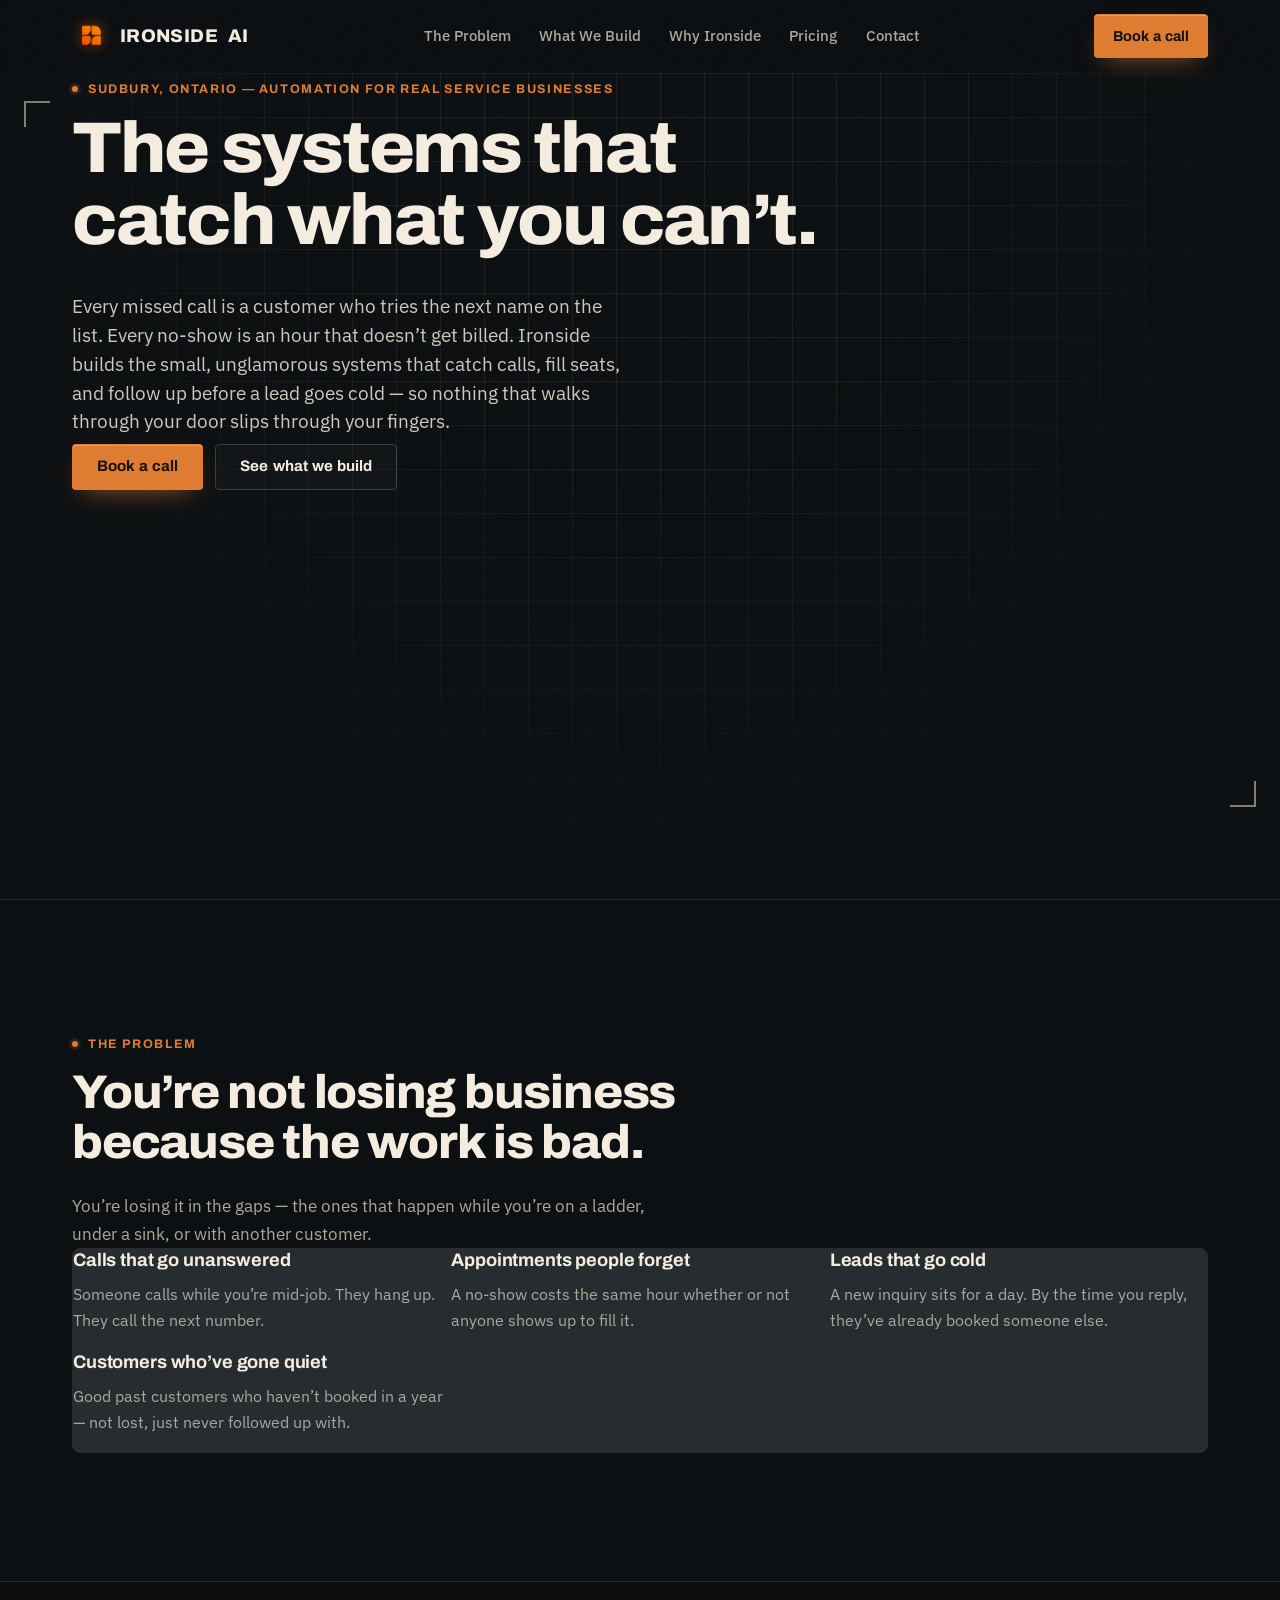
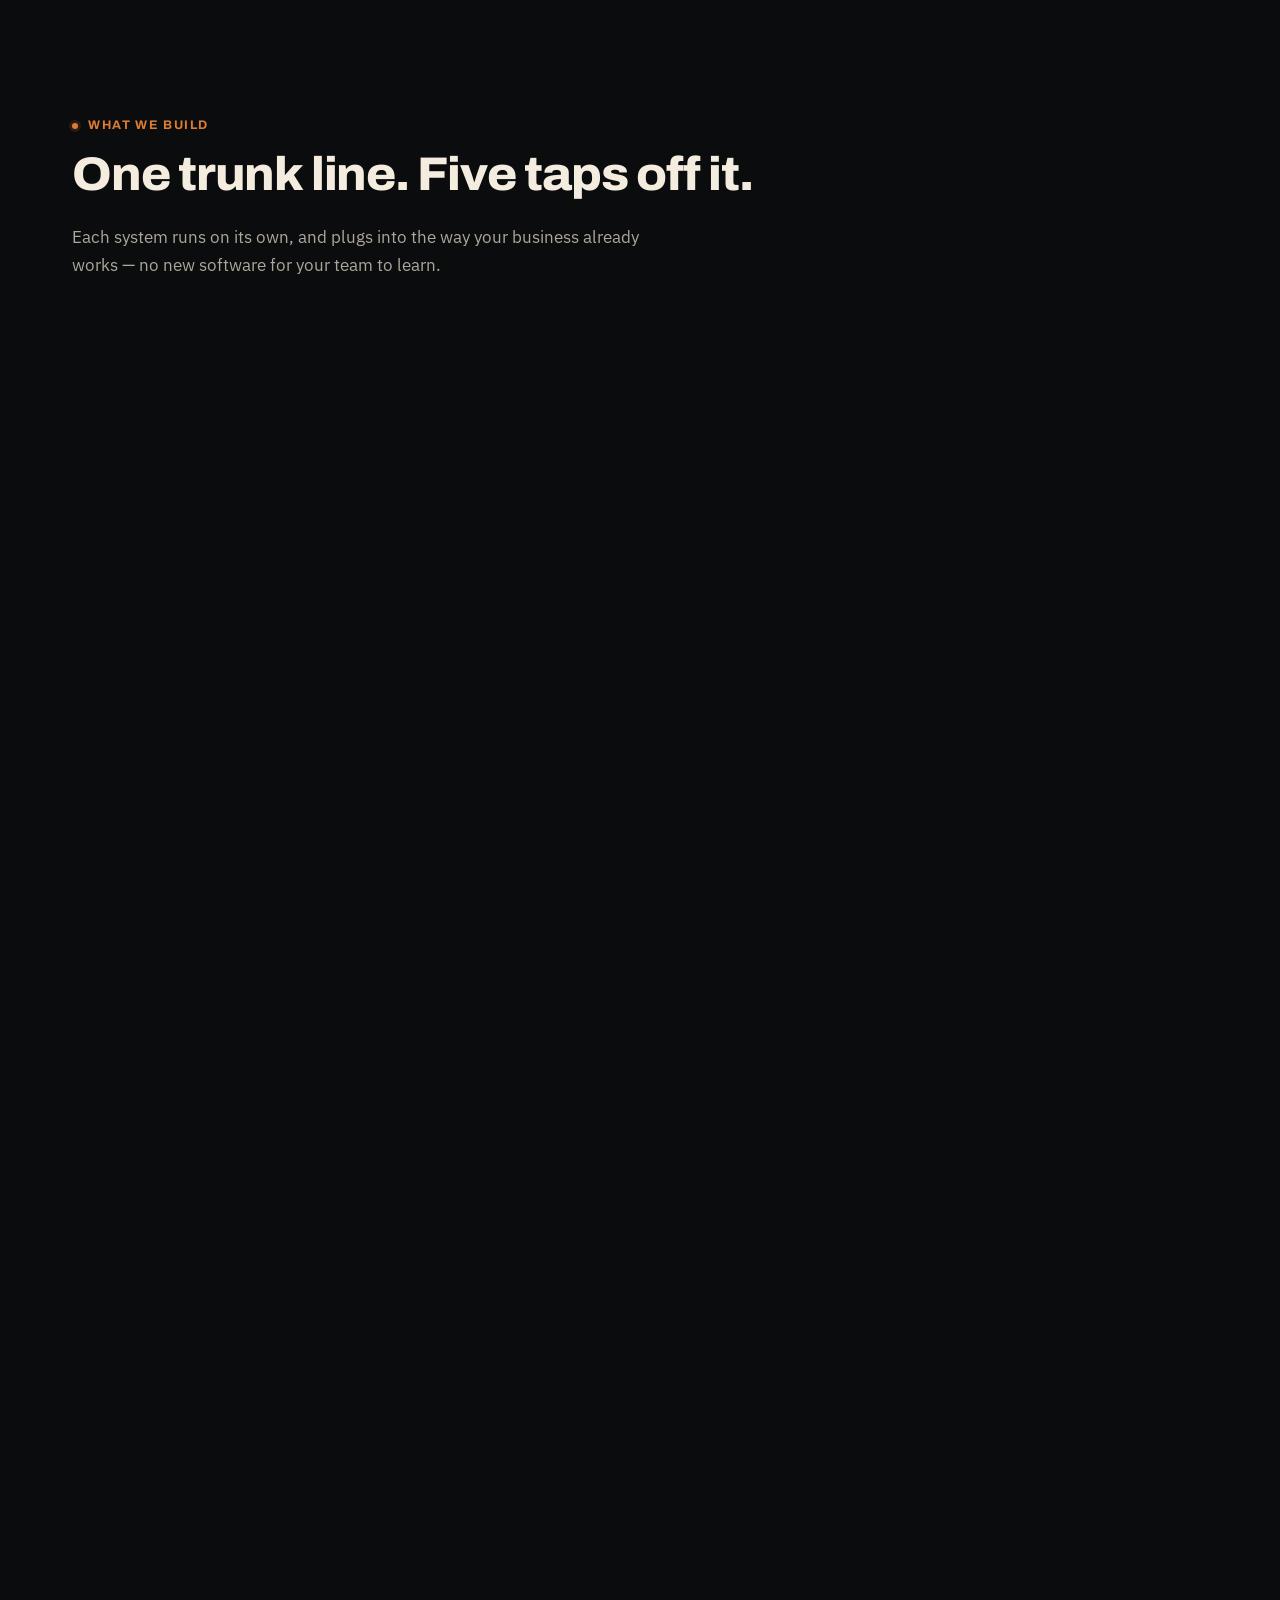
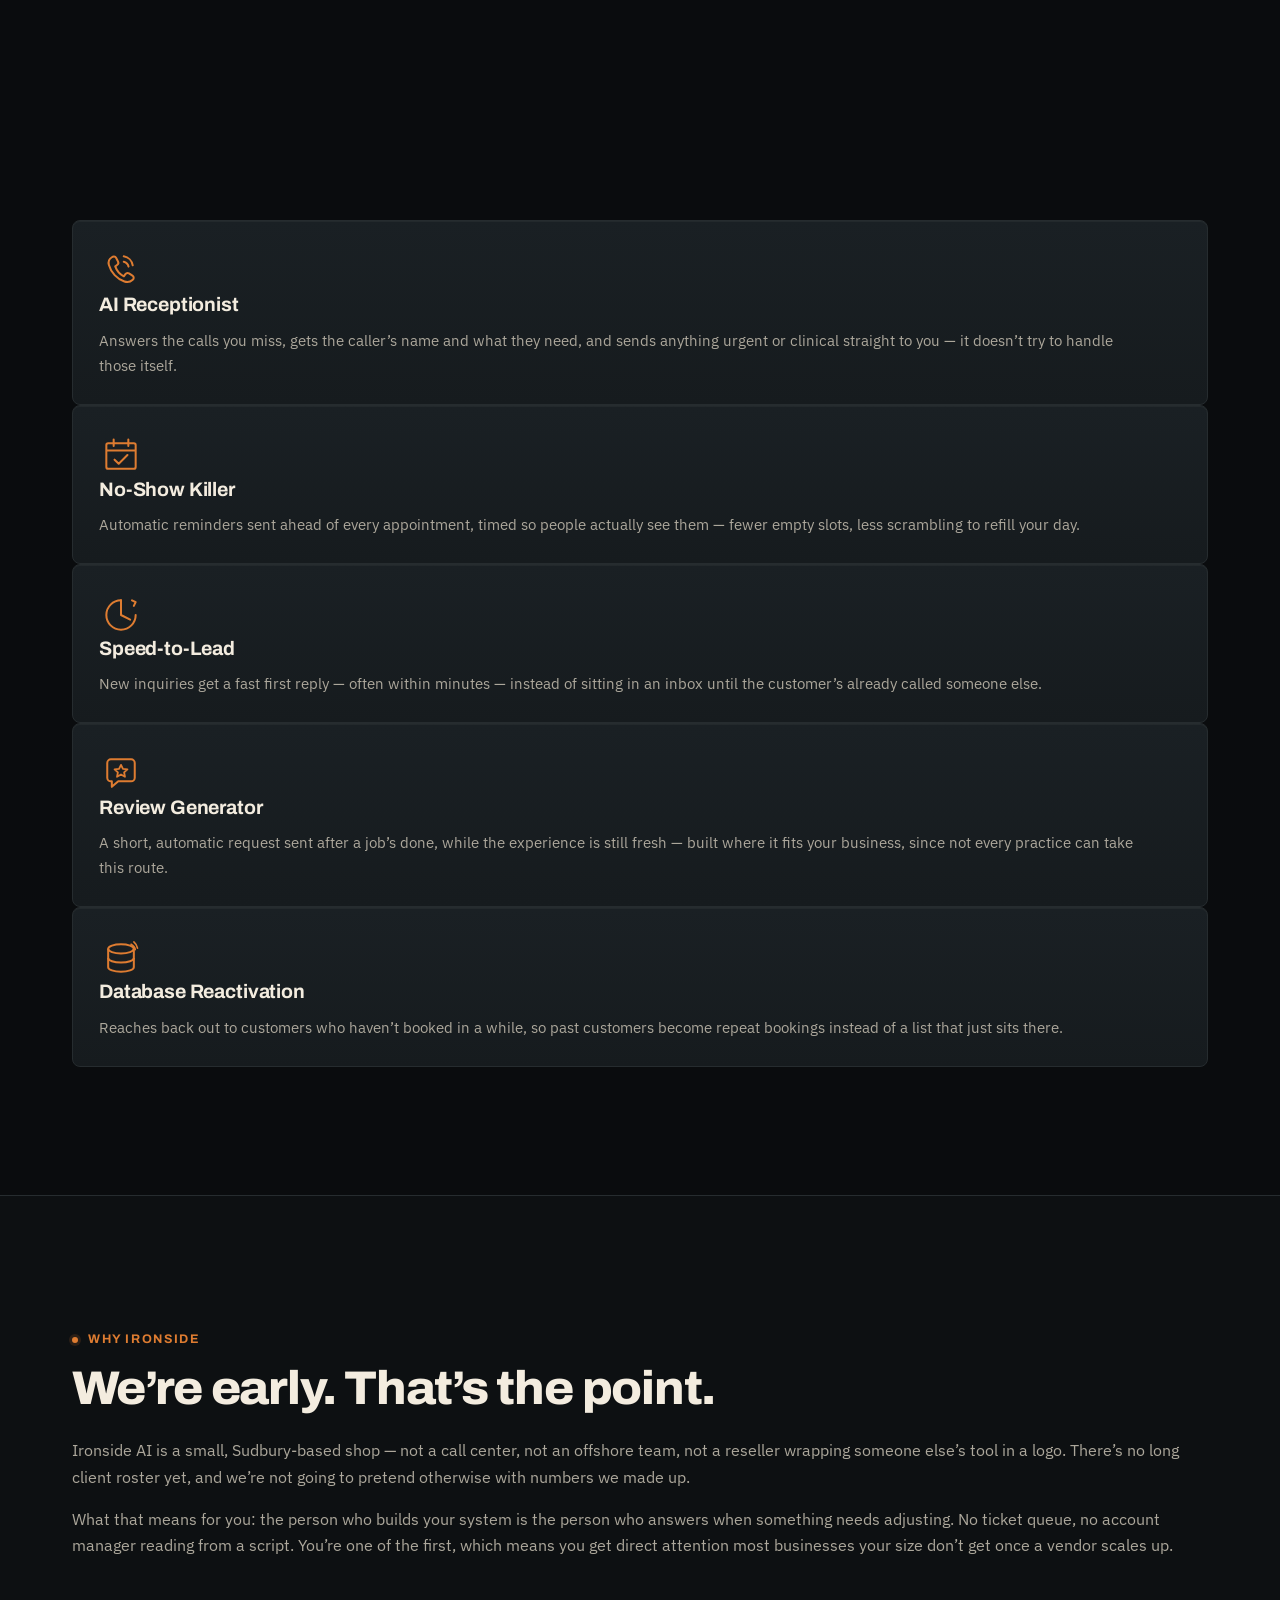
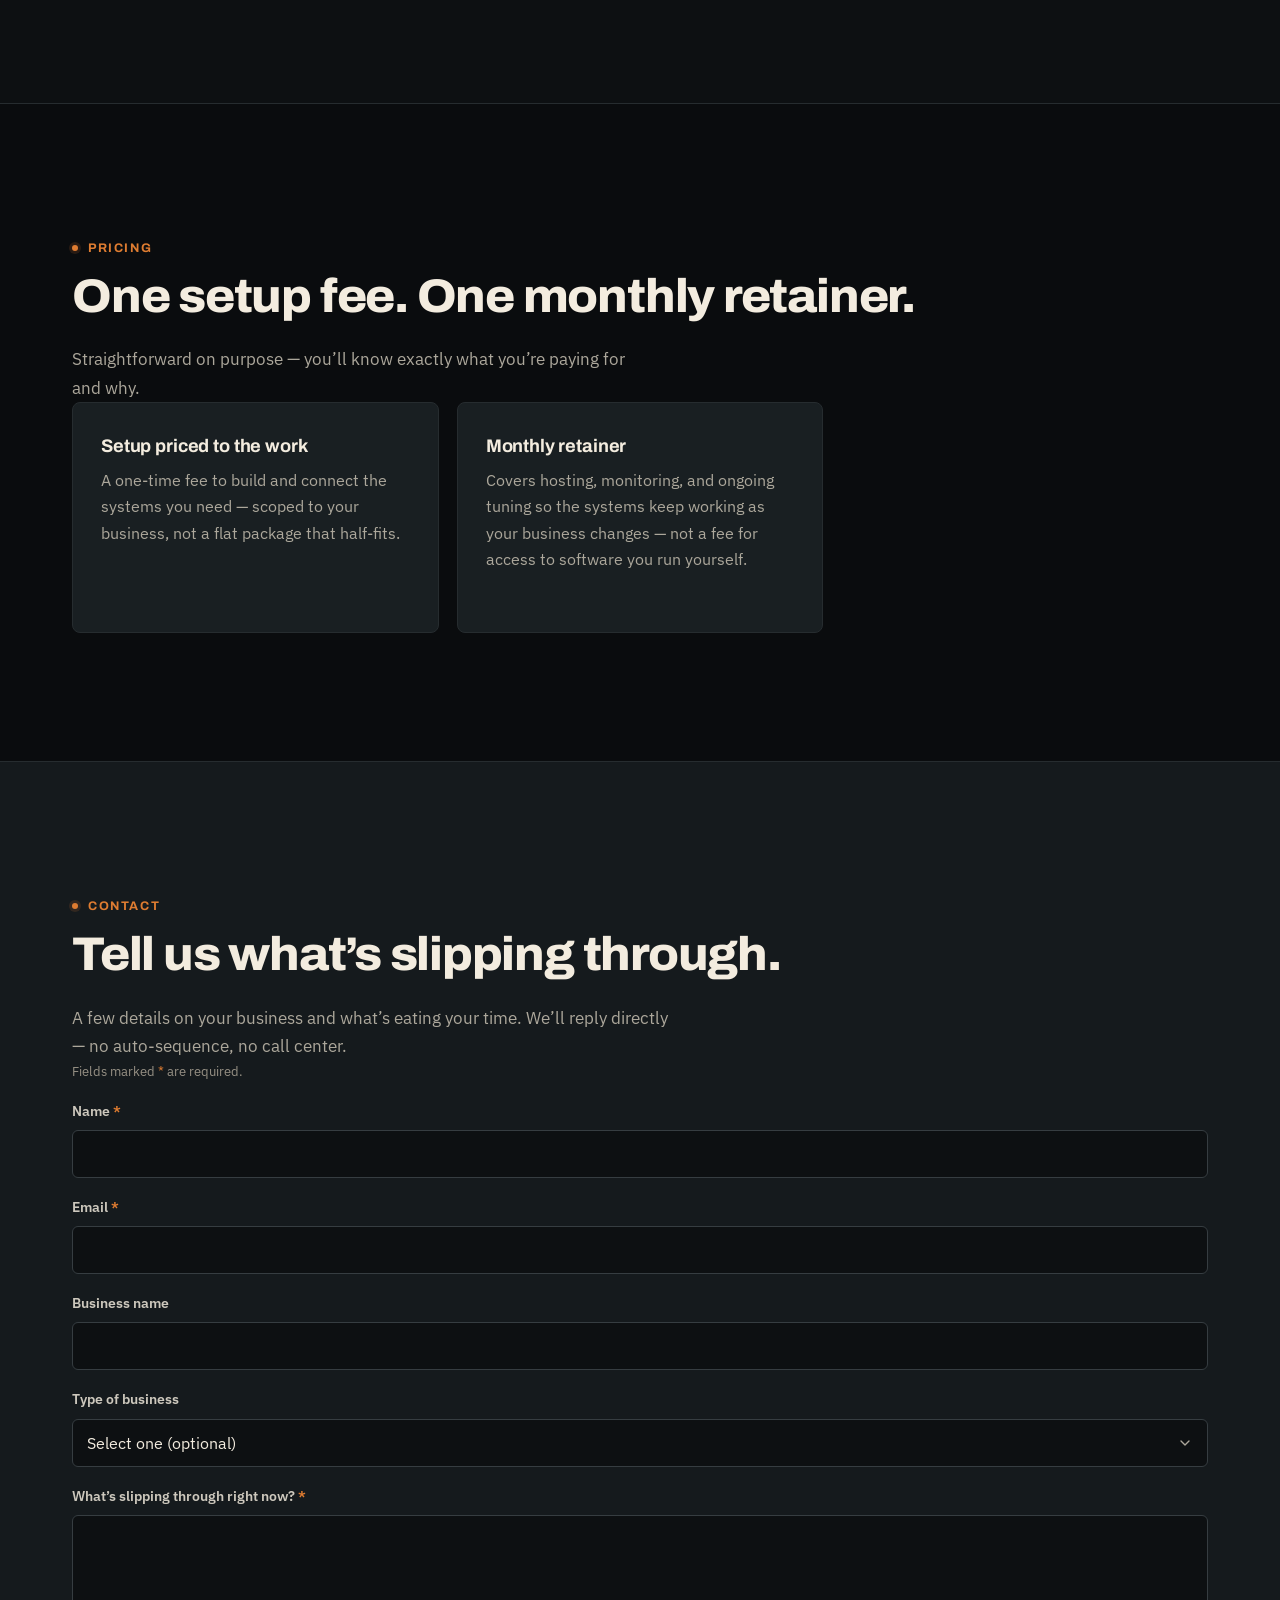
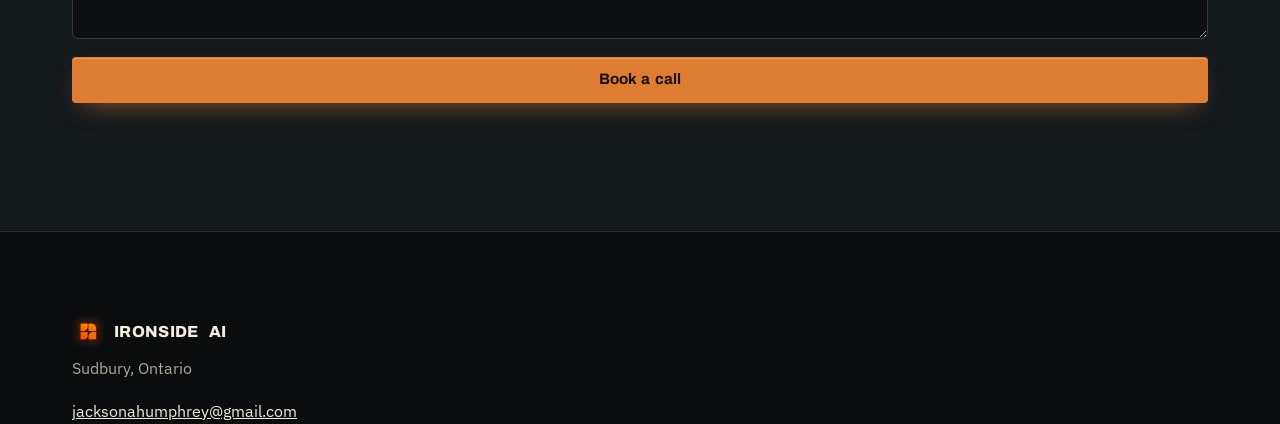
<file: index(1).html>
<!DOCTYPE html>
<html lang="en">
<head>
<meta charset="UTF-8">
<meta name="viewport" content="width=device-width, initial-scale=1.0">
<title>Ironside AI — Practical automation for local service businesses</title>
<meta name="description" content="Ironside AI builds practical automation systems for local, owner-operated service businesses in Sudbury, Ontario — missed-call handling, no-show reduction, faster lead response, and review requests.">

<link rel="preconnect" href="https://fonts.googleapis.com">
<link rel="preconnect" href="https://fonts.gstatic.com" crossorigin>
<link href="https://fonts.googleapis.com/css2?family=Archivo:wght@500;700;800&family=IBM+Plex+Sans:wght@400;500;600&display=swap" rel="stylesheet">
<link rel="icon" type="image/png" sizes="32x32" href="favicon-32.png">
<link rel="icon" type="image/png" sizes="64x64" href="favicon-64.png">
<link rel="stylesheet" href="styles.css">
</head>
<body>

<a class="skip-link" href="#main">Skip to content</a>

<header class="site-header">
  <div class="wrap header-inner">
    <a href="#hero" class="wordmark">
      <img src="logo-180.png" alt="Ironside AI logo" class="wordmark-icon">
      IRONSIDE<span>AI</span>
    </a>

    <nav class="main-nav" aria-label="Primary">
      <button class="nav-toggle" id="navToggle" aria-expanded="false" aria-controls="navList">
        <span></span><span></span><span></span>
        <span class="sr-only">Menu</span>
      </button>
      <ul id="navList">
        <li><a href="#problem">The Problem</a></li>
        <li><a href="#build">What We Build</a></li>
        <li><a href="#why">Why Ironside</a></li>
        <li><a href="#pricing">Pricing</a></li>
        <li><a href="#contact">Contact</a></li>
      </ul>
    </nav>

    <a href="#contact" class="btn btn-accent nav-cta">Book a call</a>
  </div>
</header>

<main id="main">

  <!-- HERO -->
  <section id="hero" class="hero">
    <div class="blueprint-grid" aria-hidden="true"></div>
    <div class="corner-mark corner-tl" aria-hidden="true"></div>
    <div class="corner-mark corner-br" aria-hidden="true"></div>

    <div class="wrap hero-inner">
      <p class="eyebrow">Sudbury, Ontario &mdash; automation for real service businesses</p>
      <h1>The systems that catch what you can&rsquo;t.</h1>
      <p class="hero-sub">
        Every missed call is a customer who tries the next name on the list. Every no-show is an
        hour that doesn&rsquo;t get billed. Ironside builds the small, unglamorous systems that
        catch calls, fill seats, and follow up before a lead goes cold &mdash; so nothing that
        walks through your door slips through your fingers.
      </p>
      <div class="hero-actions">
        <a href="#contact" class="btn btn-accent">Book a call</a>
        <a href="#build" class="btn btn-ghost">See what we build</a>
      </div>
    </div>
  </section>

  <!-- THE PROBLEM -->
  <section id="problem" class="section problem">
    <div class="wrap">
      <p class="eyebrow">The Problem</p>
      <h2>You&rsquo;re not losing business because the work is bad.</h2>
      <p class="section-lede">
        You&rsquo;re losing it in the gaps &mdash; the ones that happen while you&rsquo;re on a
        ladder, under a sink, or with another customer.
      </p>

      <ul class="pain-list">
        <li>
          <span class="pain-mark" aria-hidden="true"></span>
          <div>
            <h3>Calls that go unanswered</h3>
            <p>Someone calls while you&rsquo;re mid-job. They hang up. They call the next number.</p>
          </div>
        </li>
        <li>
          <span class="pain-mark" aria-hidden="true"></span>
          <div>
            <h3>Appointments people forget</h3>
            <p>A no-show costs the same hour whether or not anyone shows up to fill it.</p>
          </div>
        </li>
        <li>
          <span class="pain-mark" aria-hidden="true"></span>
          <div>
            <h3>Leads that go cold</h3>
            <p>A new inquiry sits for a day. By the time you reply, they&rsquo;ve already booked someone else.</p>
          </div>
        </li>
        <li>
          <span class="pain-mark" aria-hidden="true"></span>
          <div>
            <h3>Customers who&rsquo;ve gone quiet</h3>
            <p>Good past customers who haven&rsquo;t booked in a year &mdash; not lost, just never followed up with.</p>
          </div>
        </li>
      </ul>
    </div>
  </section>

  <!-- WHAT IRONSIDE BUILDS -->
  <section id="build" class="section build">
    <div class="wrap">
      <p class="eyebrow">What We Build</p>
      <h2>One trunk line. Five taps off it.</h2>
      <p class="section-lede">
        Each system runs on its own, and plugs into the way your business already works &mdash;
        no new software for your team to learn.
      </p>

      <div class="trunk-wrap">
        <svg class="trunk-line" viewBox="0 0 24 100" preserveAspectRatio="none" aria-hidden="true">
          <line x1="12" y1="0" x2="12" y2="100" />
        </svg>

        <div class="product-grid">

          <article class="product-card">
            <span class="tap" aria-hidden="true"></span>
            <div class="product-icon" aria-hidden="true">
              <svg viewBox="0 0 48 48" fill="none" xmlns="http://www.w3.org/2000/svg">
                <path d="M14 9c1.5-1.3 3.6-1.3 4.6.6l2.1 4c.7 1.3.3 3-1 3.9l-2 1.4c1.6 4.6 5.1 8.7 9.4 10.9l1.7-2.3c.9-1.2 2.6-1.6 3.9-.8l3.8 2.4c1.8 1.1 1.7 3.2.3 4.5-2.4 2.3-5.7 3.1-9.1 1.9-8-2.8-14.6-9.9-16.9-18.1-.9-3.4.2-6.6 3.2-8.4Z" stroke="currentColor" stroke-width="2.2" stroke-linejoin="round"/>
                <path d="M27 8c5 .8 9 4.8 9.8 9.8" stroke="currentColor" stroke-width="2.2" stroke-linecap="round"/>
                <path d="M27 14c2.6.6 4.6 2.6 5.2 5.2" stroke="currentColor" stroke-width="2.2" stroke-linecap="round"/>
              </svg>
            </div>
            <h3>AI Receptionist</h3>
            <p>
              Answers the calls you miss, gets the caller&rsquo;s name and what they need, and
              sends anything urgent or clinical straight to you &mdash; it doesn&rsquo;t try to
              handle those itself.
            </p>
          </article>

          <article class="product-card">
            <span class="tap" aria-hidden="true"></span>
            <div class="product-icon" aria-hidden="true">
              <svg viewBox="0 0 48 48" fill="none" xmlns="http://www.w3.org/2000/svg">
                <rect x="8" y="10" width="32" height="28" rx="2" stroke="currentColor" stroke-width="2.2"/>
                <path d="M8 18h32" stroke="currentColor" stroke-width="2.2"/>
                <path d="M16 6v7M32 6v7" stroke="currentColor" stroke-width="2.2" stroke-linecap="round"/>
                <path d="M17 28l4.5 4.5L31 23" stroke="currentColor" stroke-width="2.2" stroke-linecap="round" stroke-linejoin="round"/>
              </svg>
            </div>
            <h3>No&#8209;Show Killer</h3>
            <p>
              Automatic reminders sent ahead of every appointment, timed so people actually see
              them &mdash; fewer empty slots, less scrambling to refill your day.
            </p>
          </article>

          <article class="product-card">
            <span class="tap" aria-hidden="true"></span>
            <div class="product-icon" aria-hidden="true">
              <svg viewBox="0 0 48 48" fill="none" xmlns="http://www.w3.org/2000/svg">
                <path d="M24 8a16 16 0 1 0 16 16" stroke="currentColor" stroke-width="2.2" stroke-linecap="round"/>
                <path d="M24 8v16l10 5" stroke="currentColor" stroke-width="2.2" stroke-linecap="round" stroke-linejoin="round"/>
                <path d="M36 8l4 2-2 4" stroke="currentColor" stroke-width="2.2" stroke-linecap="round" stroke-linejoin="round"/>
              </svg>
            </div>
            <h3>Speed&#8209;to&#8209;Lead</h3>
            <p>
              New inquiries get a fast first reply &mdash; often within minutes &mdash; instead
              of sitting in an inbox until the customer&rsquo;s already called someone else.
            </p>
          </article>

          <article class="product-card">
            <span class="tap" aria-hidden="true"></span>
            <div class="product-icon" aria-hidden="true">
              <svg viewBox="0 0 48 48" fill="none" xmlns="http://www.w3.org/2000/svg">
                <path d="M9 12c0-2.2 1.8-4 4-4h22c2.2 0 4 1.8 4 4v16c0 2.2-1.8 4-4 4H21l-7 6v-6h-1c-2.2 0-4-1.8-4-4Z" stroke="currentColor" stroke-width="2.2" stroke-linejoin="round"/>
                <path d="M24 14l2.1 4.4 4.9.6-3.6 3.3.9 4.7-4.3-2.4-4.3 2.4.9-4.7-3.6-3.3 4.9-.6Z" stroke="currentColor" stroke-width="2" stroke-linejoin="round"/>
              </svg>
            </div>
            <h3>Review Generator</h3>
            <p>
              A short, automatic request sent after a job&rsquo;s done, while the experience is
              still fresh &mdash; built where it fits your business, since not every practice can
              take this route.
            </p>
          </article>

          <article class="product-card">
            <span class="tap" aria-hidden="true"></span>
            <div class="product-icon" aria-hidden="true">
              <svg viewBox="0 0 48 48" fill="none" xmlns="http://www.w3.org/2000/svg">
                <path d="M10 14c0-2.8 6.3-5 14-5s14 2.2 14 5-6.3 5-14 5-14-2.2-14-5Z" stroke="currentColor" stroke-width="2.2"/>
                <path d="M10 14v20c0 2.8 6.3 5 14 5s14-2.2 14-5V14" stroke="currentColor" stroke-width="2.2"/>
                <path d="M10 24c0 2.8 6.3 5 14 5s14-2.2 14-5" stroke="currentColor" stroke-width="2.2"/>
                <path d="M35 9c2.5 1.5 4.5 3.6 4.5 6" stroke="currentColor" stroke-width="1.8" stroke-linecap="round"/>
                <path d="M38 6.5c2 1.7 3.6 4 4 6.8" stroke="currentColor" stroke-width="1.8" stroke-linecap="round"/>
              </svg>
            </div>
            <h3>Database Reactivation</h3>
            <p>
              Reaches back out to customers who haven&rsquo;t booked in a while, so past
              customers become repeat bookings instead of a list that just sits there.
            </p>
          </article>

        </div>
      </div>
    </div>
  </section>

  <!-- WHY IRONSIDE -->
  <section id="why" class="section why">
    <div class="wrap why-inner">
      <p class="eyebrow">Why Ironside</p>
      <h2>We&rsquo;re early. That&rsquo;s the point.</h2>
      <p>
        Ironside AI is a small, Sudbury-based shop &mdash; not a call center, not an offshore
        team, not a reseller wrapping someone else&rsquo;s tool in a logo. There&rsquo;s no long
        client roster yet, and we&rsquo;re not going to pretend otherwise with numbers we made up.
      </p>
      <p>
        What that means for you: the person who builds your system is the person who answers
        when something needs adjusting. No ticket queue, no account manager reading from a
        script. You&rsquo;re one of the first, which means you get direct attention most
        businesses your size don&rsquo;t get once a vendor scales up.
      </p>
    </div>
  </section>

  <!-- PRICING -->
  <section id="pricing" class="section pricing">
    <div class="wrap">
      <p class="eyebrow">Pricing</p>
      <h2>One setup fee. One monthly retainer.</h2>
      <p class="section-lede">
        Straightforward on purpose &mdash; you&rsquo;ll know exactly what you&rsquo;re paying for
        and why.
      </p>

      <div class="pricing-grid">
        <div class="pricing-card">
          <h3>Setup priced to the work</h3>
          <p>
            A one-time fee to build and connect the systems you need &mdash; scoped to your
            business, not a flat package that half-fits.
          </p>
          <p class="pricing-note"><!-- TODO: add setup fee range once finalized --></p>
        </div>
        <div class="pricing-card">
          <h3>Monthly retainer</h3>
          <p>
            Covers hosting, monitoring, and ongoing tuning so the systems keep working as your
            business changes &mdash; not a fee for access to software you run yourself.
          </p>
          <p class="pricing-note"><!-- TODO: add monthly retainer range once finalized --></p>
        </div>
      </div>
    </div>
  </section>

  <!-- CONTACT -->
  <section id="contact" class="section contact">
    <div class="wrap contact-inner">
      <p class="eyebrow">Contact</p>
      <h2>Tell us what&rsquo;s slipping through.</h2>
      <p class="section-lede">
        A few details on your business and what&rsquo;s eating your time. We&rsquo;ll reply
        directly &mdash; no auto-sequence, no call center.
      </p>

      <!--
        TODO before launch:
        1. Replace the form "action" URL below with your real Formspree (or similar) endpoint.
        2. Replace the visible contact email further down with your real business email.
        3. Submit one real test entry after deploying and confirm it lands in your inbox.
      -->
      <form class="contact-form" action="https://formspree.io/f/mnjebbeg" method="POST">
        <p class="form-required-note">Fields marked <span class="req">*</span> are required.</p>

        <div class="field">
          <label for="name">Name <span class="req">*</span></label>
          <input type="text" id="name" name="name" required autocomplete="name">
        </div>

        <div class="field">
          <label for="email">Email <span class="req">*</span></label>
          <input type="email" id="email" name="email" required autocomplete="email">
        </div>

        <div class="field">
          <label for="business">Business name</label>
          <input type="text" id="business" name="business" autocomplete="organization">
        </div>

        <div class="field">
          <label for="type">Type of business</label>
          <select id="type" name="business_type">
            <option value="">Select one (optional)</option>
            <option value="trades">Trades (HVAC, plumbing, electrical)</option>
            <option value="dental_chiro">Dental / chiropractic</option>
            <option value="professional">Professional practice</option>
            <option value="restaurant">Restaurant</option>
            <option value="home_services">Other home services</option>
            <option value="other">Other</option>
          </select>
        </div>

        <div class="field">
          <label for="message">What&rsquo;s slipping through right now? <span class="req">*</span></label>
          <textarea id="message" name="message" rows="4" required></textarea>
        </div>

        <button type="submit" class="btn btn-accent">Book a call</button>
      </form>
    </div>
  </section>

</main>

<footer class="site-footer">
  <div class="wrap footer-inner">
    <div>
      <a href="#hero" class="wordmark small">
        <img src="logo-180.png" alt="Ironside AI logo" class="wordmark-icon">
        IRONSIDE<span>AI</span>
      </a>
      <p>Sudbury, Ontario</p>
    </div>
    <div class="footer-contact">
      <!-- TODO: replace with your real business email before launch -->
      <a href="mailto:jacksonahumphrey@gmail.com">jacksonahumphrey@gmail.com</a>
    </div>
  </div>
</footer>

<script src="script.js"></script>
</body>
</html>
</file>
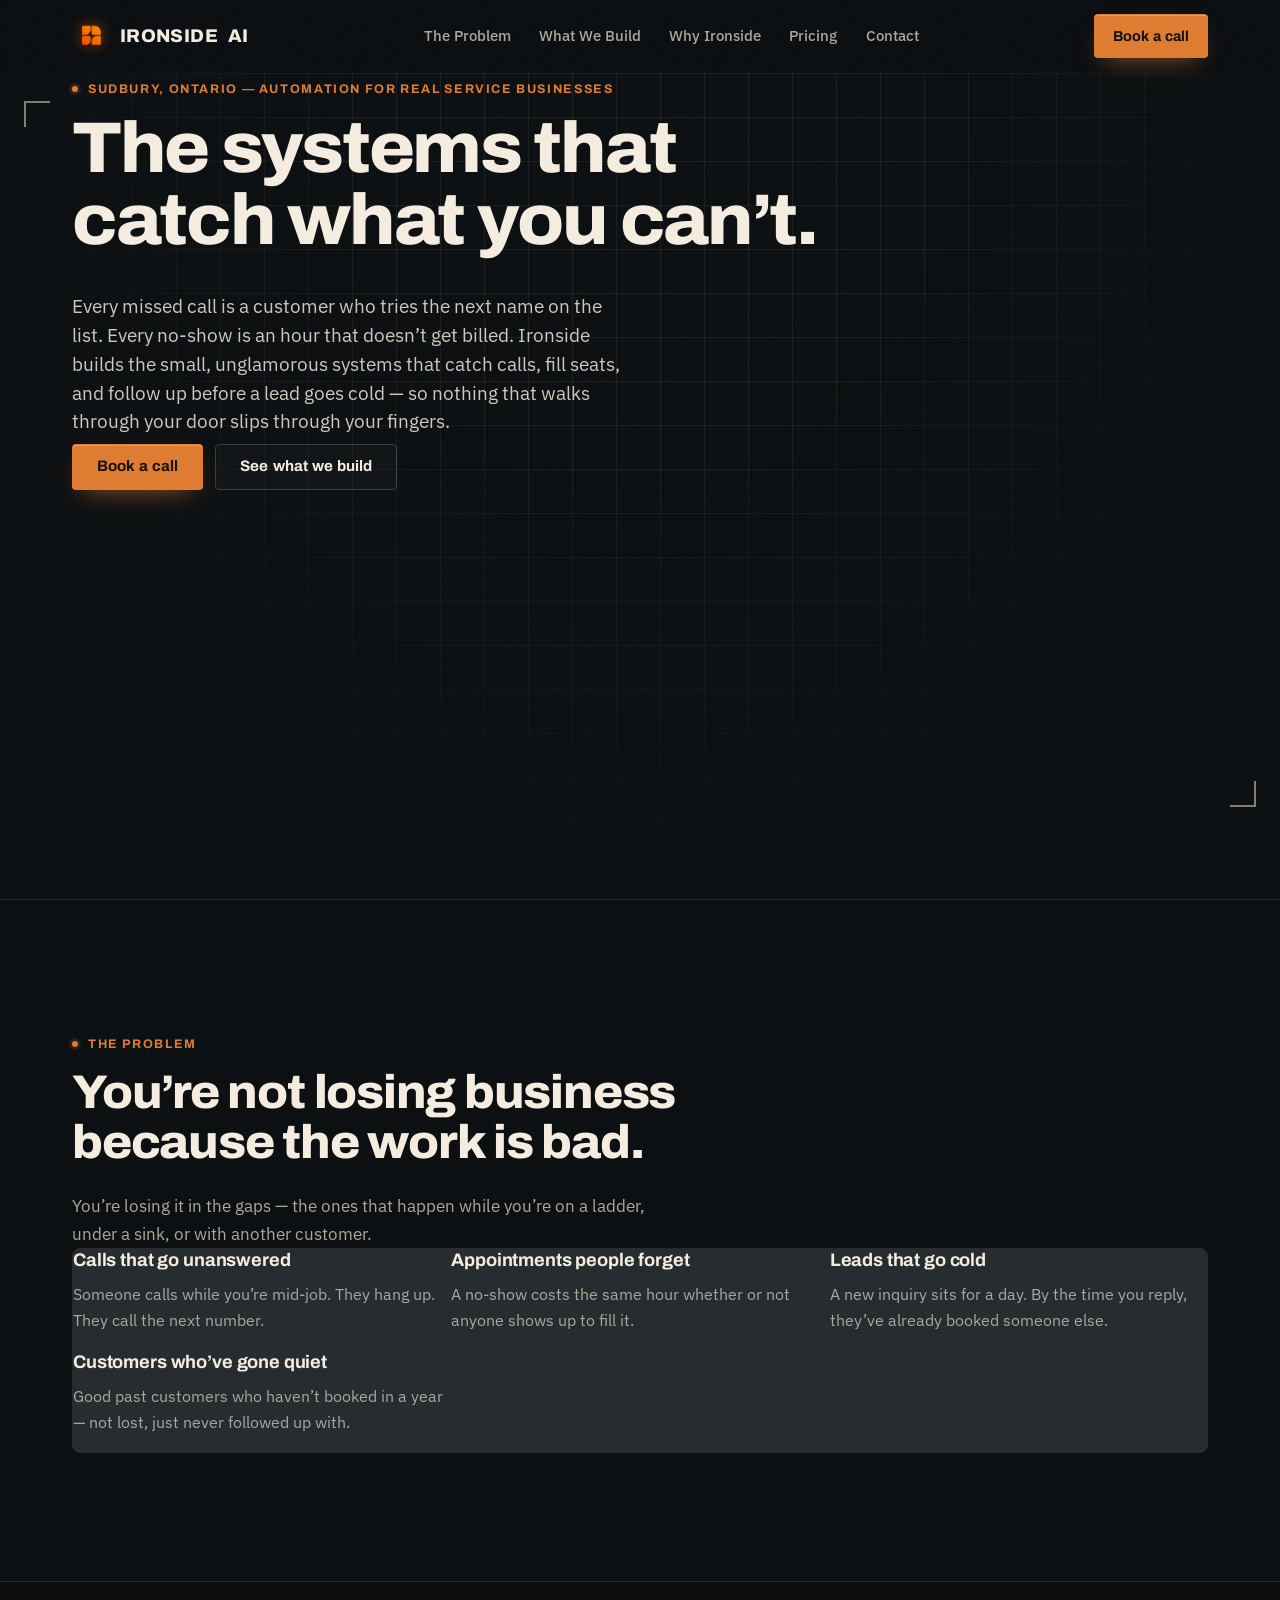
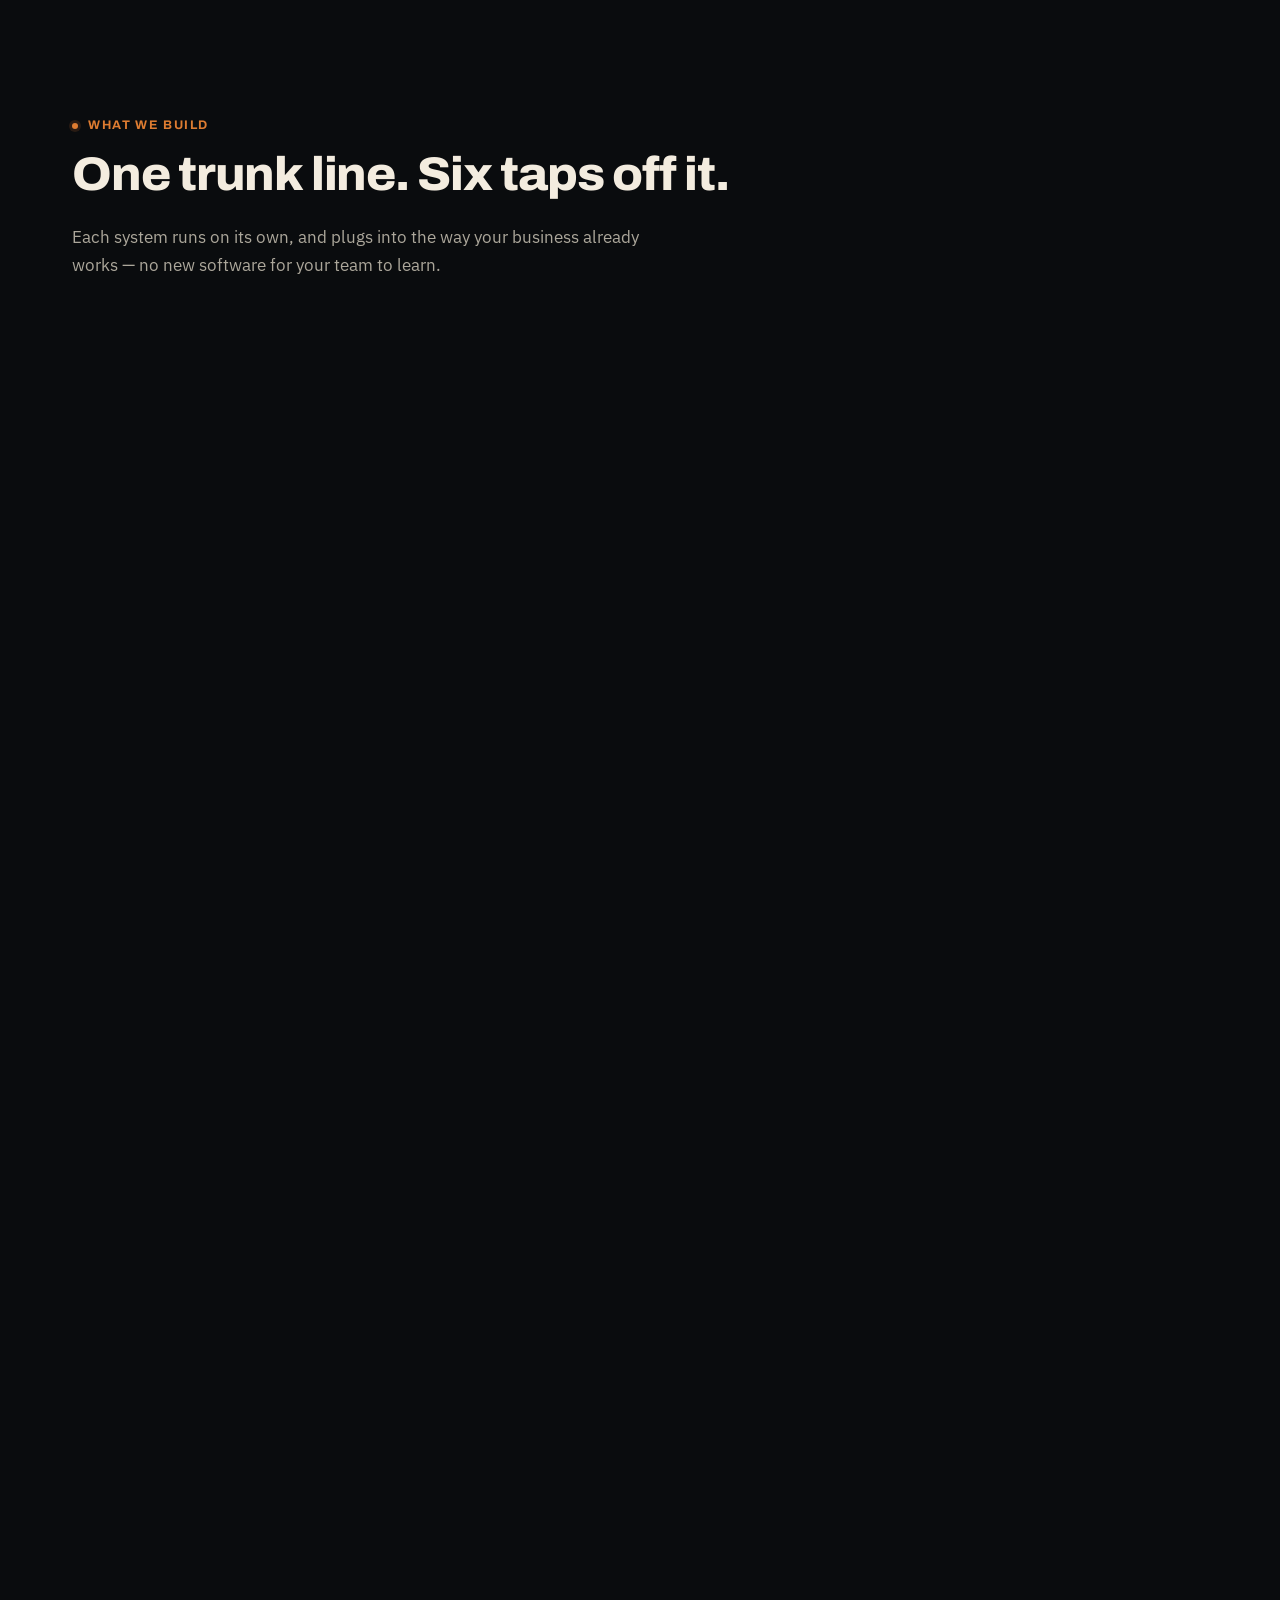
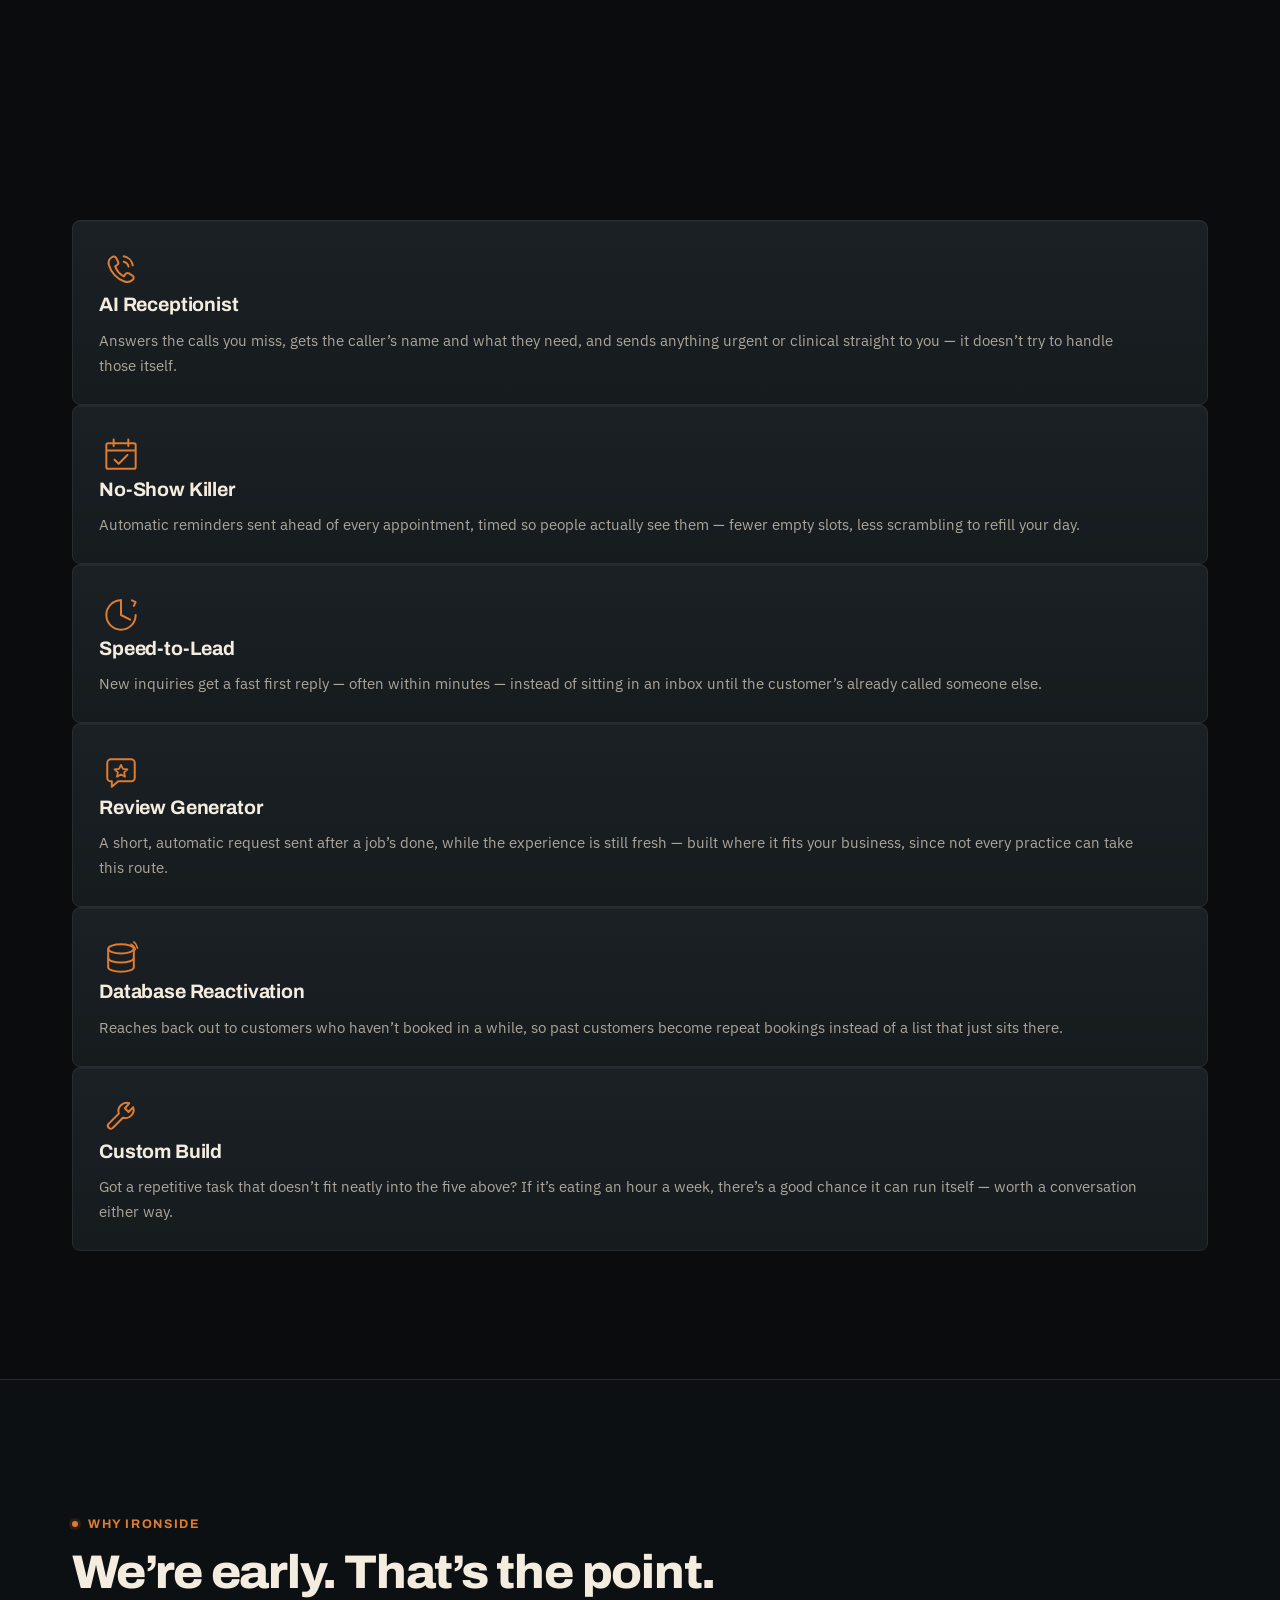
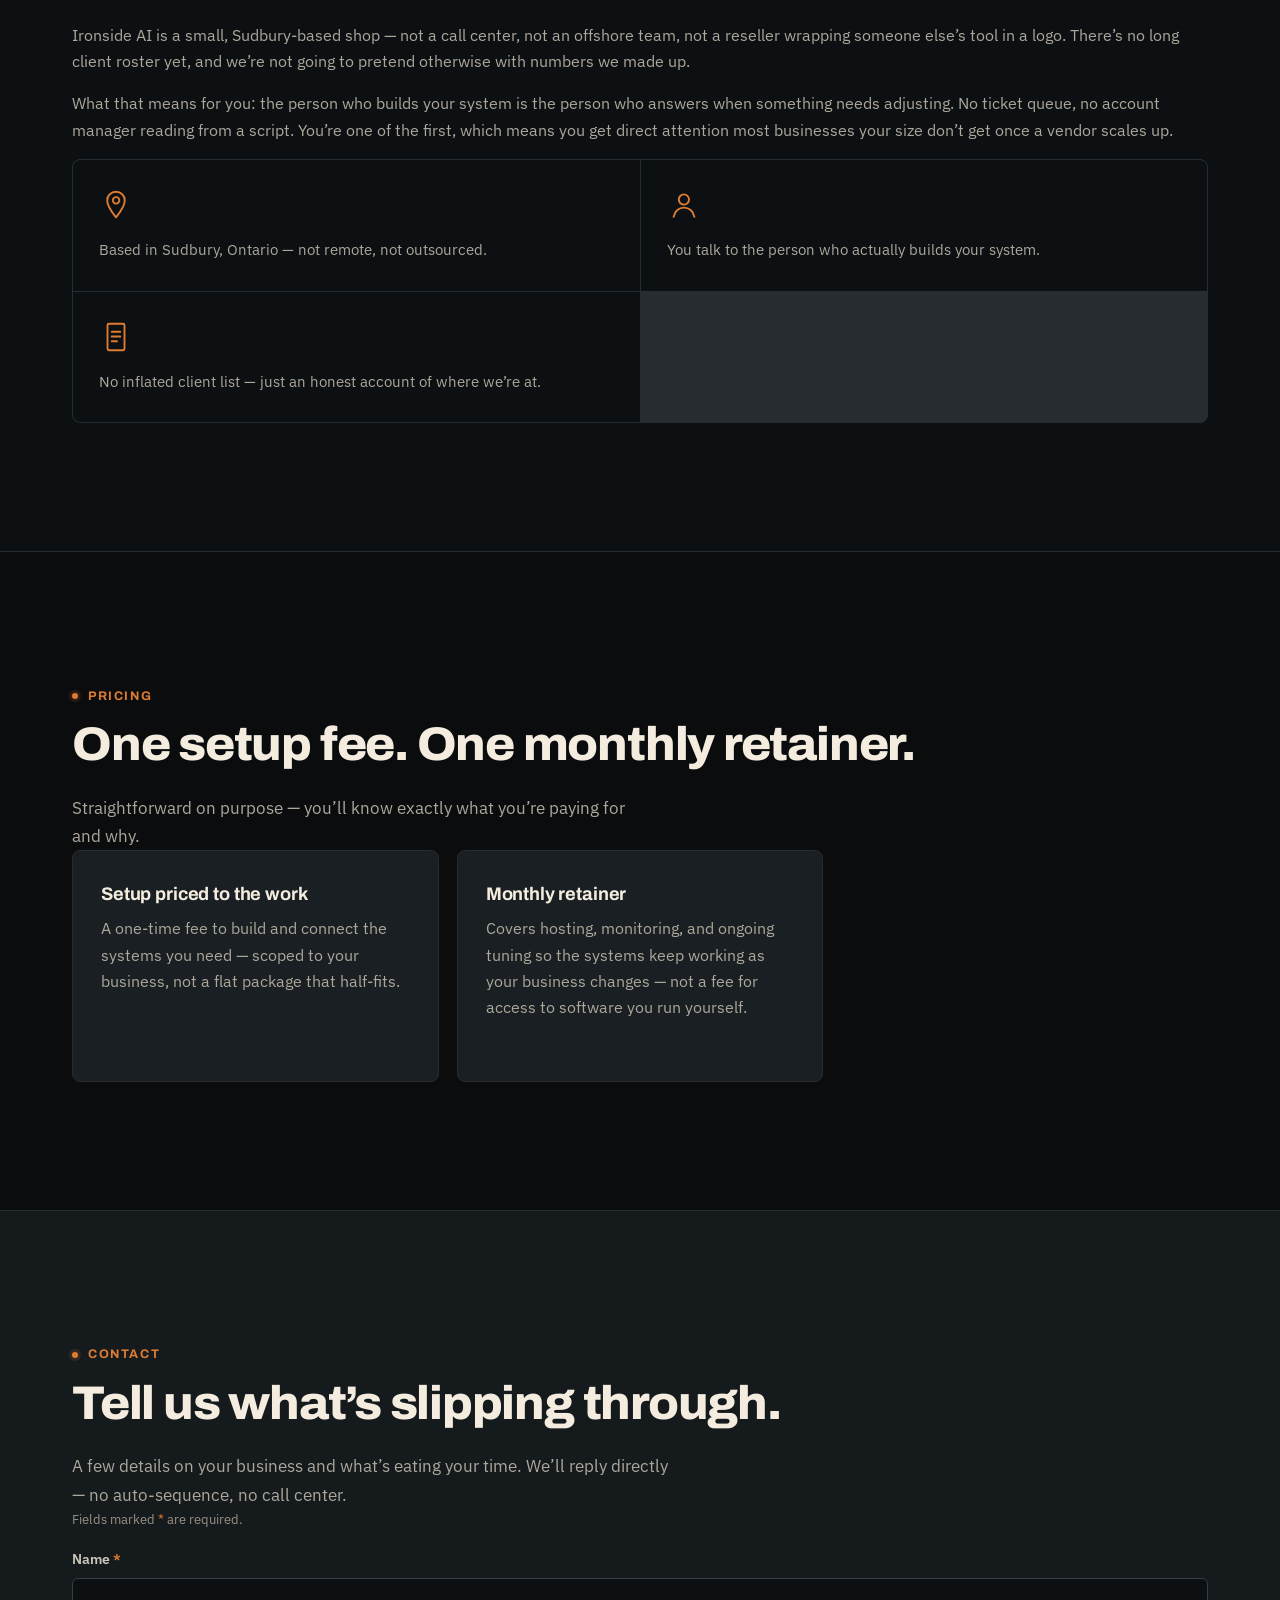
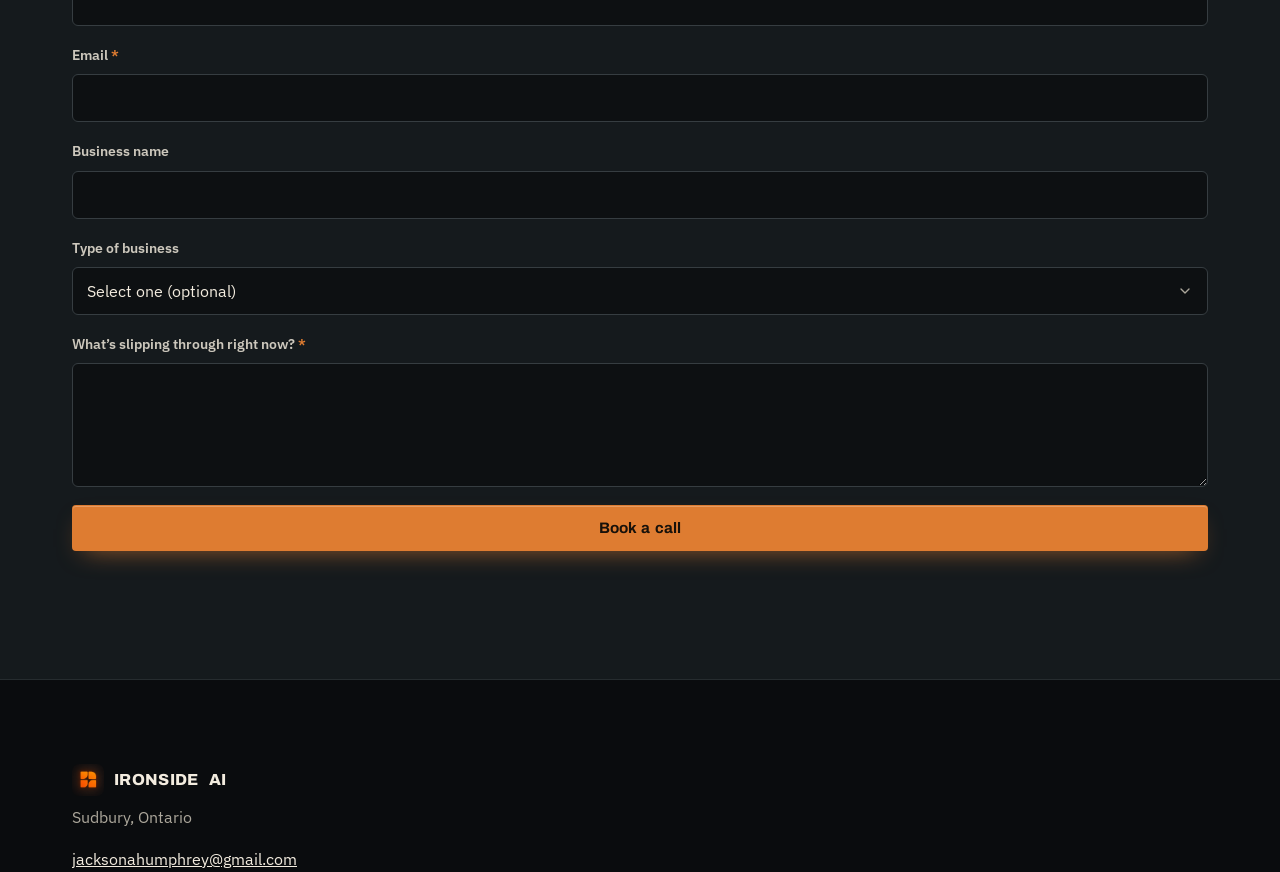
<file: index(3).html>
<!DOCTYPE html>
<html lang="en">
<head>
<meta charset="UTF-8">
<meta name="viewport" content="width=device-width, initial-scale=1.0">
<title>Ironside AI — Practical automation for local service businesses</title>
<meta name="description" content="Ironside AI builds practical automation systems for local, owner-operated service businesses in Sudbury, Ontario — missed-call handling, no-show reduction, faster lead response, and review requests.">

<link rel="preconnect" href="https://fonts.googleapis.com">
<link rel="preconnect" href="https://fonts.gstatic.com" crossorigin>
<link href="https://fonts.googleapis.com/css2?family=Archivo:wght@500;700;800&family=IBM+Plex+Sans:wght@400;500;600&display=swap" rel="stylesheet">
<link rel="icon" type="image/png" sizes="32x32" href="favicon-32.png">
<link rel="icon" type="image/png" sizes="64x64" href="favicon-64.png">
<link rel="stylesheet" href="styles.css">
</head>
<body>

<a class="skip-link" href="#main">Skip to content</a>

<header class="site-header">
  <div class="wrap header-inner">
    <a href="#hero" class="wordmark">
      <img src="logo-180.png" alt="Ironside AI logo" class="wordmark-icon">
      IRONSIDE<span>AI</span>
    </a>

    <nav class="main-nav" aria-label="Primary">
      <button class="nav-toggle" id="navToggle" aria-expanded="false" aria-controls="navList">
        <span></span><span></span><span></span>
        <span class="sr-only">Menu</span>
      </button>
      <ul id="navList">
        <li><a href="#problem">The Problem</a></li>
        <li><a href="#build">What We Build</a></li>
        <li><a href="#why">Why Ironside</a></li>
        <li><a href="#pricing">Pricing</a></li>
        <li><a href="#contact">Contact</a></li>
      </ul>
    </nav>

    <a href="#contact" class="btn btn-accent nav-cta">Book a call</a>
  </div>
</header>

<main id="main">

  <!-- HERO -->
  <section id="hero" class="hero">
    <div class="blueprint-grid" aria-hidden="true"></div>
    <div class="corner-mark corner-tl" aria-hidden="true"></div>
    <div class="corner-mark corner-br" aria-hidden="true"></div>

    <div class="wrap hero-inner">
      <p class="eyebrow">Sudbury, Ontario &mdash; automation for real service businesses</p>
      <h1>The systems that catch what you can&rsquo;t.</h1>
      <p class="hero-sub">
        Every missed call is a customer who tries the next name on the list. Every no-show is an
        hour that doesn&rsquo;t get billed. Ironside builds the small, unglamorous systems that
        catch calls, fill seats, and follow up before a lead goes cold &mdash; so nothing that
        walks through your door slips through your fingers.
      </p>
      <div class="hero-actions">
        <a href="#contact" class="btn btn-accent">Book a call</a>
        <a href="#build" class="btn btn-ghost">See what we build</a>
      </div>
    </div>
  </section>

  <!-- THE PROBLEM -->
  <section id="problem" class="section problem">
    <div class="wrap">
      <p class="eyebrow">The Problem</p>
      <h2>You&rsquo;re not losing business because the work is bad.</h2>
      <p class="section-lede">
        You&rsquo;re losing it in the gaps &mdash; the ones that happen while you&rsquo;re on a
        ladder, under a sink, or with another customer.
      </p>

      <ul class="pain-list">
        <li>
          <span class="pain-mark" aria-hidden="true"></span>
          <div>
            <h3>Calls that go unanswered</h3>
            <p>Someone calls while you&rsquo;re mid-job. They hang up. They call the next number.</p>
          </div>
        </li>
        <li>
          <span class="pain-mark" aria-hidden="true"></span>
          <div>
            <h3>Appointments people forget</h3>
            <p>A no-show costs the same hour whether or not anyone shows up to fill it.</p>
          </div>
        </li>
        <li>
          <span class="pain-mark" aria-hidden="true"></span>
          <div>
            <h3>Leads that go cold</h3>
            <p>A new inquiry sits for a day. By the time you reply, they&rsquo;ve already booked someone else.</p>
          </div>
        </li>
        <li>
          <span class="pain-mark" aria-hidden="true"></span>
          <div>
            <h3>Customers who&rsquo;ve gone quiet</h3>
            <p>Good past customers who haven&rsquo;t booked in a year &mdash; not lost, just never followed up with.</p>
          </div>
        </li>
      </ul>
    </div>
  </section>

  <!-- WHAT IRONSIDE BUILDS -->
  <section id="build" class="section build">
    <div class="wrap">
      <p class="eyebrow">What We Build</p>
      <h2>One trunk line. Six taps off it.</h2>
      <p class="section-lede">
        Each system runs on its own, and plugs into the way your business already works &mdash;
        no new software for your team to learn.
      </p>

      <div class="trunk-wrap">
        <svg class="trunk-line" viewBox="0 0 24 100" preserveAspectRatio="none" aria-hidden="true">
          <line x1="12" y1="0" x2="12" y2="100" />
        </svg>
        <div class="trunk-rail" aria-hidden="true"></div>

        <div class="product-grid">

          <article class="product-card">
            <span class="tap" aria-hidden="true"></span>
            <div class="product-icon" aria-hidden="true">
              <svg viewBox="0 0 48 48" fill="none" xmlns="http://www.w3.org/2000/svg">
                <path d="M14 9c1.5-1.3 3.6-1.3 4.6.6l2.1 4c.7 1.3.3 3-1 3.9l-2 1.4c1.6 4.6 5.1 8.7 9.4 10.9l1.7-2.3c.9-1.2 2.6-1.6 3.9-.8l3.8 2.4c1.8 1.1 1.7 3.2.3 4.5-2.4 2.3-5.7 3.1-9.1 1.9-8-2.8-14.6-9.9-16.9-18.1-.9-3.4.2-6.6 3.2-8.4Z" stroke="currentColor" stroke-width="2.2" stroke-linejoin="round"/>
                <path d="M27 8c5 .8 9 4.8 9.8 9.8" stroke="currentColor" stroke-width="2.2" stroke-linecap="round"/>
                <path d="M27 14c2.6.6 4.6 2.6 5.2 5.2" stroke="currentColor" stroke-width="2.2" stroke-linecap="round"/>
              </svg>
            </div>
            <h3>AI Receptionist</h3>
            <p>
              Answers the calls you miss, gets the caller&rsquo;s name and what they need, and
              sends anything urgent or clinical straight to you &mdash; it doesn&rsquo;t try to
              handle those itself.
            </p>
          </article>

          <article class="product-card">
            <span class="tap" aria-hidden="true"></span>
            <div class="product-icon" aria-hidden="true">
              <svg viewBox="0 0 48 48" fill="none" xmlns="http://www.w3.org/2000/svg">
                <rect x="8" y="10" width="32" height="28" rx="2" stroke="currentColor" stroke-width="2.2"/>
                <path d="M8 18h32" stroke="currentColor" stroke-width="2.2"/>
                <path d="M16 6v7M32 6v7" stroke="currentColor" stroke-width="2.2" stroke-linecap="round"/>
                <path d="M17 28l4.5 4.5L31 23" stroke="currentColor" stroke-width="2.2" stroke-linecap="round" stroke-linejoin="round"/>
              </svg>
            </div>
            <h3>No&#8209;Show Killer</h3>
            <p>
              Automatic reminders sent ahead of every appointment, timed so people actually see
              them &mdash; fewer empty slots, less scrambling to refill your day.
            </p>
          </article>

          <article class="product-card">
            <span class="tap" aria-hidden="true"></span>
            <div class="product-icon" aria-hidden="true">
              <svg viewBox="0 0 48 48" fill="none" xmlns="http://www.w3.org/2000/svg">
                <path d="M24 8a16 16 0 1 0 16 16" stroke="currentColor" stroke-width="2.2" stroke-linecap="round"/>
                <path d="M24 8v16l10 5" stroke="currentColor" stroke-width="2.2" stroke-linecap="round" stroke-linejoin="round"/>
                <path d="M36 8l4 2-2 4" stroke="currentColor" stroke-width="2.2" stroke-linecap="round" stroke-linejoin="round"/>
              </svg>
            </div>
            <h3>Speed&#8209;to&#8209;Lead</h3>
            <p>
              New inquiries get a fast first reply &mdash; often within minutes &mdash; instead
              of sitting in an inbox until the customer&rsquo;s already called someone else.
            </p>
          </article>

          <article class="product-card">
            <span class="tap" aria-hidden="true"></span>
            <div class="product-icon" aria-hidden="true">
              <svg viewBox="0 0 48 48" fill="none" xmlns="http://www.w3.org/2000/svg">
                <path d="M9 12c0-2.2 1.8-4 4-4h22c2.2 0 4 1.8 4 4v16c0 2.2-1.8 4-4 4H21l-7 6v-6h-1c-2.2 0-4-1.8-4-4Z" stroke="currentColor" stroke-width="2.2" stroke-linejoin="round"/>
                <path d="M24 14l2.1 4.4 4.9.6-3.6 3.3.9 4.7-4.3-2.4-4.3 2.4.9-4.7-3.6-3.3 4.9-.6Z" stroke="currentColor" stroke-width="2" stroke-linejoin="round"/>
              </svg>
            </div>
            <h3>Review Generator</h3>
            <p>
              A short, automatic request sent after a job&rsquo;s done, while the experience is
              still fresh &mdash; built where it fits your business, since not every practice can
              take this route.
            </p>
          </article>

          <article class="product-card">
            <span class="tap" aria-hidden="true"></span>
            <div class="product-icon" aria-hidden="true">
              <svg viewBox="0 0 48 48" fill="none" xmlns="http://www.w3.org/2000/svg">
                <path d="M10 14c0-2.8 6.3-5 14-5s14 2.2 14 5-6.3 5-14 5-14-2.2-14-5Z" stroke="currentColor" stroke-width="2.2"/>
                <path d="M10 14v20c0 2.8 6.3 5 14 5s14-2.2 14-5V14" stroke="currentColor" stroke-width="2.2"/>
                <path d="M10 24c0 2.8 6.3 5 14 5s14-2.2 14-5" stroke="currentColor" stroke-width="2.2"/>
                <path d="M35 9c2.5 1.5 4.5 3.6 4.5 6" stroke="currentColor" stroke-width="1.8" stroke-linecap="round"/>
                <path d="M38 6.5c2 1.7 3.6 4 4 6.8" stroke="currentColor" stroke-width="1.8" stroke-linecap="round"/>
              </svg>
            </div>
            <h3>Database Reactivation</h3>
            <p>
              Reaches back out to customers who haven&rsquo;t booked in a while, so past
              customers become repeat bookings instead of a list that just sits there.
            </p>
          </article>

          <article class="product-card">
            <span class="tap" aria-hidden="true"></span>
            <div class="product-icon" aria-hidden="true">
              <svg viewBox="0 0 48 48" fill="none" xmlns="http://www.w3.org/2000/svg">
                <path d="M33 8a9 9 0 0 0-11.4 11.2L10.4 30.4a3.2 3.2 0 0 0 4.5 4.5L26.1 23.7A9 9 0 0 0 37.3 12.3l-5.1 5.1-4-4Z" stroke="currentColor" stroke-width="2.2" stroke-linejoin="round" stroke-linecap="round"/>
              </svg>
            </div>
            <h3>Custom Build</h3>
            <p>
              Got a repetitive task that doesn&rsquo;t fit neatly into the five above? If
              it&rsquo;s eating an hour a week, there&rsquo;s a good chance it can run itself &mdash;
              worth a conversation either way.
            </p>
          </article>

        </div>
      </div>
    </div>
  </section>

  <!-- WHY IRONSIDE -->
  <section id="why" class="section why">
    <div class="wrap why-inner">
      <p class="eyebrow">Why Ironside</p>
      <h2>We&rsquo;re early. That&rsquo;s the point.</h2>
      <p>
        Ironside AI is a small, Sudbury-based shop &mdash; not a call center, not an offshore
        team, not a reseller wrapping someone else&rsquo;s tool in a logo. There&rsquo;s no long
        client roster yet, and we&rsquo;re not going to pretend otherwise with numbers we made up.
      </p>
      <p>
        What that means for you: the person who builds your system is the person who answers
        when something needs adjusting. No ticket queue, no account manager reading from a
        script. You&rsquo;re one of the first, which means you get direct attention most
        businesses your size don&rsquo;t get once a vendor scales up.
      </p>

      <div class="why-points">
        <div class="why-point">
          <div class="why-icon" aria-hidden="true">
            <svg viewBox="0 0 36 36" fill="none" xmlns="http://www.w3.org/2000/svg">
              <path d="M18 4c-5.2 0-9.3 3.9-9.3 9 0 6.7 9.3 18 9.3 18s9.3-11.3 9.3-18c0-5.1-4.1-9-9.3-9Z" stroke="currentColor" stroke-width="2" stroke-linejoin="round"/>
              <path d="M14.7 13a3.4 3.4 0 1 0 6.8.2 3.4 3.4 0 0 0-6.8-.2Z" stroke="currentColor" stroke-width="2"/>
            </svg>
          </div>
          <p>Based in Sudbury, Ontario &mdash; not remote, not outsourced.</p>
        </div>
        <div class="why-point">
          <div class="why-icon" aria-hidden="true">
            <svg viewBox="0 0 36 36" fill="none" xmlns="http://www.w3.org/2000/svg">
              <path d="M18 17.6a5.4 5.4 0 1 0-.2-10.8 5.4 5.4 0 0 0 .2 10.8Z" stroke="currentColor" stroke-width="2"/>
              <path d="M7 30.5c1-6.3 5.9-9.7 11-9.7s10 3.4 11 9.7" stroke="currentColor" stroke-width="2" stroke-linecap="round"/>
            </svg>
          </div>
          <p>You talk to the person who actually builds your system.</p>
        </div>
        <div class="why-point">
          <div class="why-icon" aria-hidden="true">
            <svg viewBox="0 0 36 36" fill="none" xmlns="http://www.w3.org/2000/svg">
              <path d="M9 5.5c0-.8.7-1.5 1.6-1.5h14.8c.9 0 1.6.7 1.6 1.5v25c0 .8-.7 1.5-1.6 1.5H10.6c-.9 0-1.6-.7-1.6-1.5Z" stroke="currentColor" stroke-width="2" stroke-linejoin="round"/>
              <path d="M13.5 12.5h9M13.5 17.5h9M13.5 22.5h5.5" stroke="currentColor" stroke-width="2" stroke-linecap="round"/>
            </svg>
          </div>
          <p>No inflated client list &mdash; just an honest account of where we&rsquo;re at.</p>
        </div>
      </div>
    </div>
  </section>

  <!-- PRICING -->
  <section id="pricing" class="section pricing">
    <div class="wrap">
      <p class="eyebrow">Pricing</p>
      <h2>One setup fee. One monthly retainer.</h2>
      <p class="section-lede">
        Straightforward on purpose &mdash; you&rsquo;ll know exactly what you&rsquo;re paying for
        and why.
      </p>

      <div class="pricing-grid">
        <div class="pricing-card">
          <h3>Setup priced to the work</h3>
          <p>
            A one-time fee to build and connect the systems you need &mdash; scoped to your
            business, not a flat package that half-fits.
          </p>
          <p class="pricing-note"><!-- TODO: add setup fee range once finalized --></p>
        </div>
        <div class="pricing-card">
          <h3>Monthly retainer</h3>
          <p>
            Covers hosting, monitoring, and ongoing tuning so the systems keep working as your
            business changes &mdash; not a fee for access to software you run yourself.
          </p>
          <p class="pricing-note"><!-- TODO: add monthly retainer range once finalized --></p>
        </div>
      </div>
    </div>
  </section>

  <!-- CONTACT -->
  <section id="contact" class="section contact">
    <div class="wrap contact-inner">
      <p class="eyebrow">Contact</p>
      <h2>Tell us what&rsquo;s slipping through.</h2>
      <p class="section-lede">
        A few details on your business and what&rsquo;s eating your time. We&rsquo;ll reply
        directly &mdash; no auto-sequence, no call center.
      </p>

      <!--
        TODO before launch:
        1. Replace the form "action" URL below with your real Formspree (or similar) endpoint.
        2. Replace the visible contact email further down with your real business email.
        3. Submit one real test entry after deploying and confirm it lands in your inbox.
      -->
      <form class="contact-form" action="https://formspree.io/f/mnjebbeg" method="POST">
        <p class="form-required-note">Fields marked <span class="req">*</span> are required.</p>

        <div class="field">
          <label for="name">Name <span class="req">*</span></label>
          <input type="text" id="name" name="name" required autocomplete="name">
        </div>

        <div class="field">
          <label for="email">Email <span class="req">*</span></label>
          <input type="email" id="email" name="email" required autocomplete="email">
        </div>

        <div class="field">
          <label for="business">Business name</label>
          <input type="text" id="business" name="business" autocomplete="organization">
        </div>

        <div class="field">
          <label for="type">Type of business</label>
          <select id="type" name="business_type">
            <option value="">Select one (optional)</option>
            <option value="trades">Trades (HVAC, plumbing, electrical)</option>
            <option value="dental_chiro">Dental / chiropractic</option>
            <option value="professional">Professional practice</option>
            <option value="restaurant">Restaurant</option>
            <option value="home_services">Other home services</option>
            <option value="other">Other</option>
          </select>
        </div>

        <div class="field">
          <label for="message">What&rsquo;s slipping through right now? <span class="req">*</span></label>
          <textarea id="message" name="message" rows="4" required></textarea>
        </div>

        <button type="submit" class="btn btn-accent">Book a call</button>
      </form>
    </div>
  </section>

</main>

<footer class="site-footer">
  <div class="wrap footer-inner">
    <div>
      <a href="#hero" class="wordmark small">
        <img src="logo-180.png" alt="Ironside AI logo" class="wordmark-icon">
        IRONSIDE<span>AI</span>
      </a>
      <p>Sudbury, Ontario</p>
    </div>
    <div class="footer-contact">
      <!-- TODO: replace with your real business email before launch -->
      <a href="mailto:jacksonahumphrey@gmail.com">jacksonahumphrey@gmail.com</a>
    </div>
  </div>
</footer>

<script src="script.js"></script>
</body>
</html>
</file>
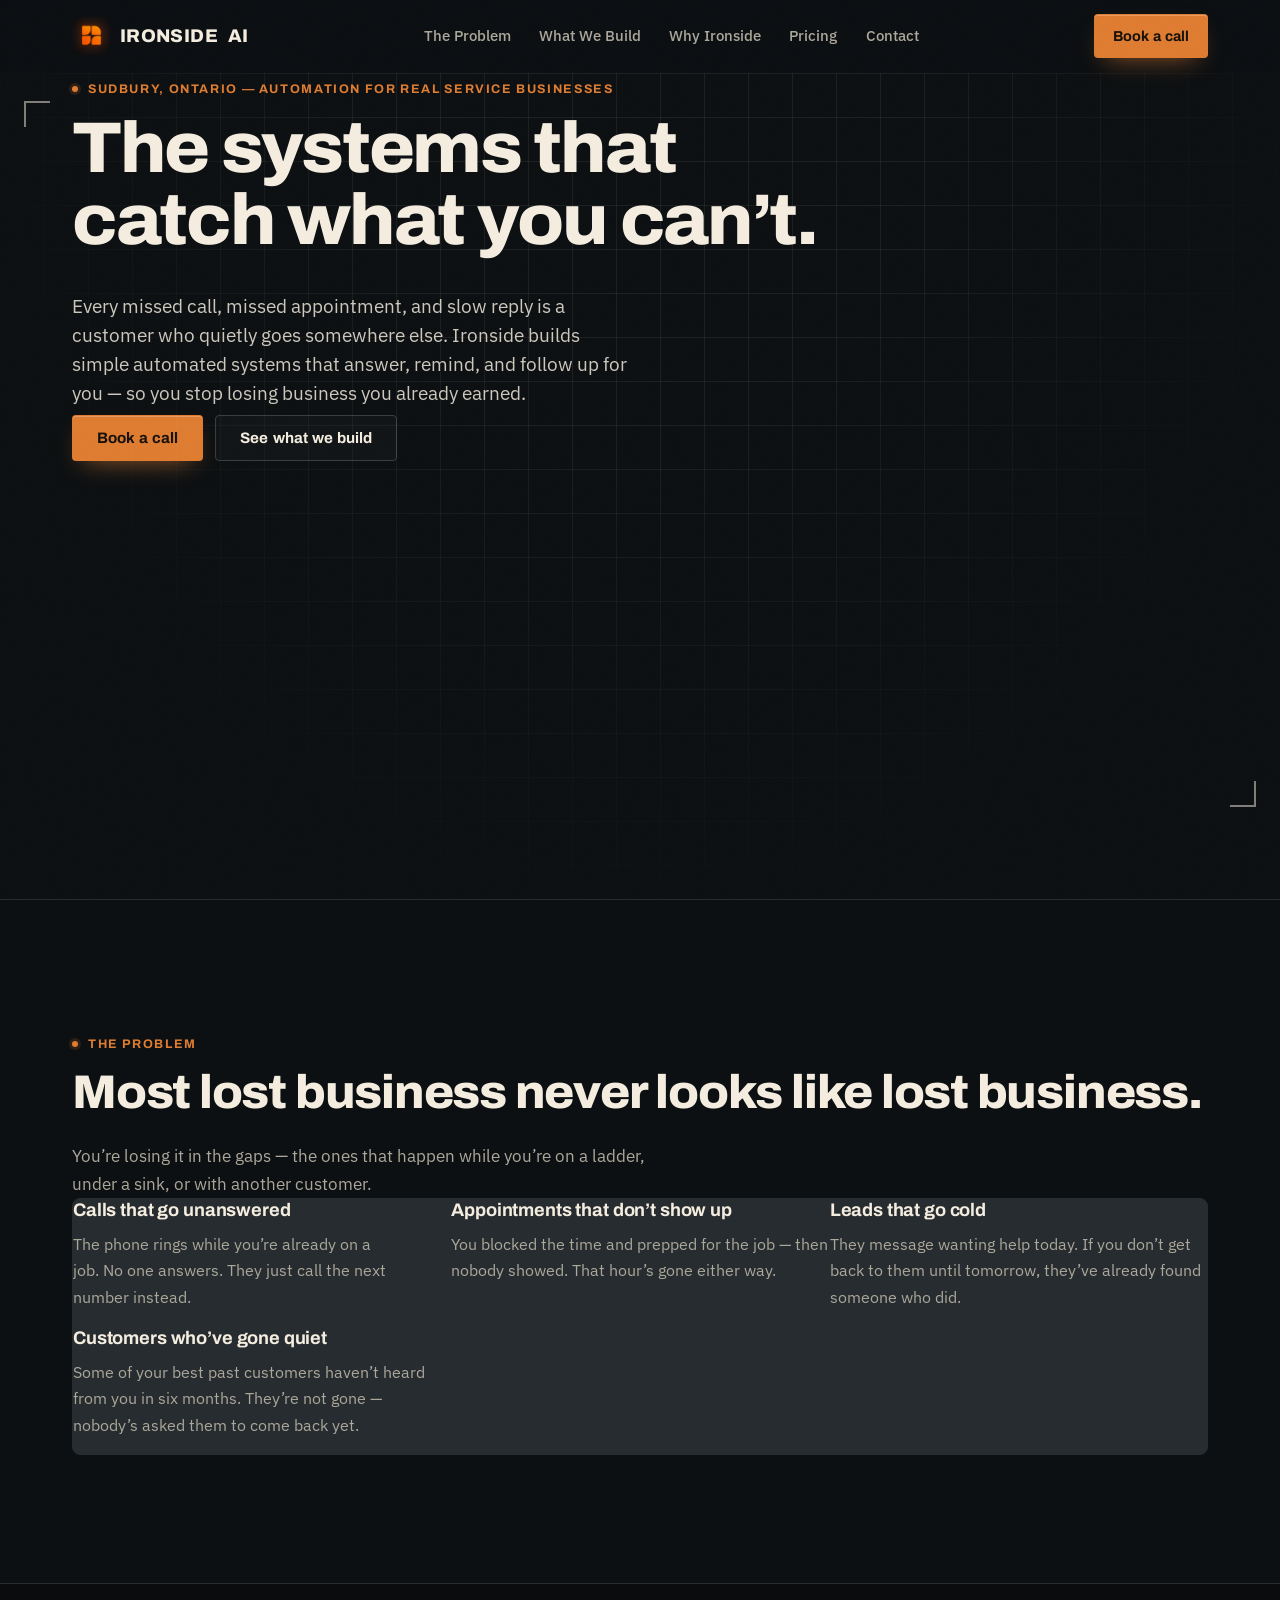
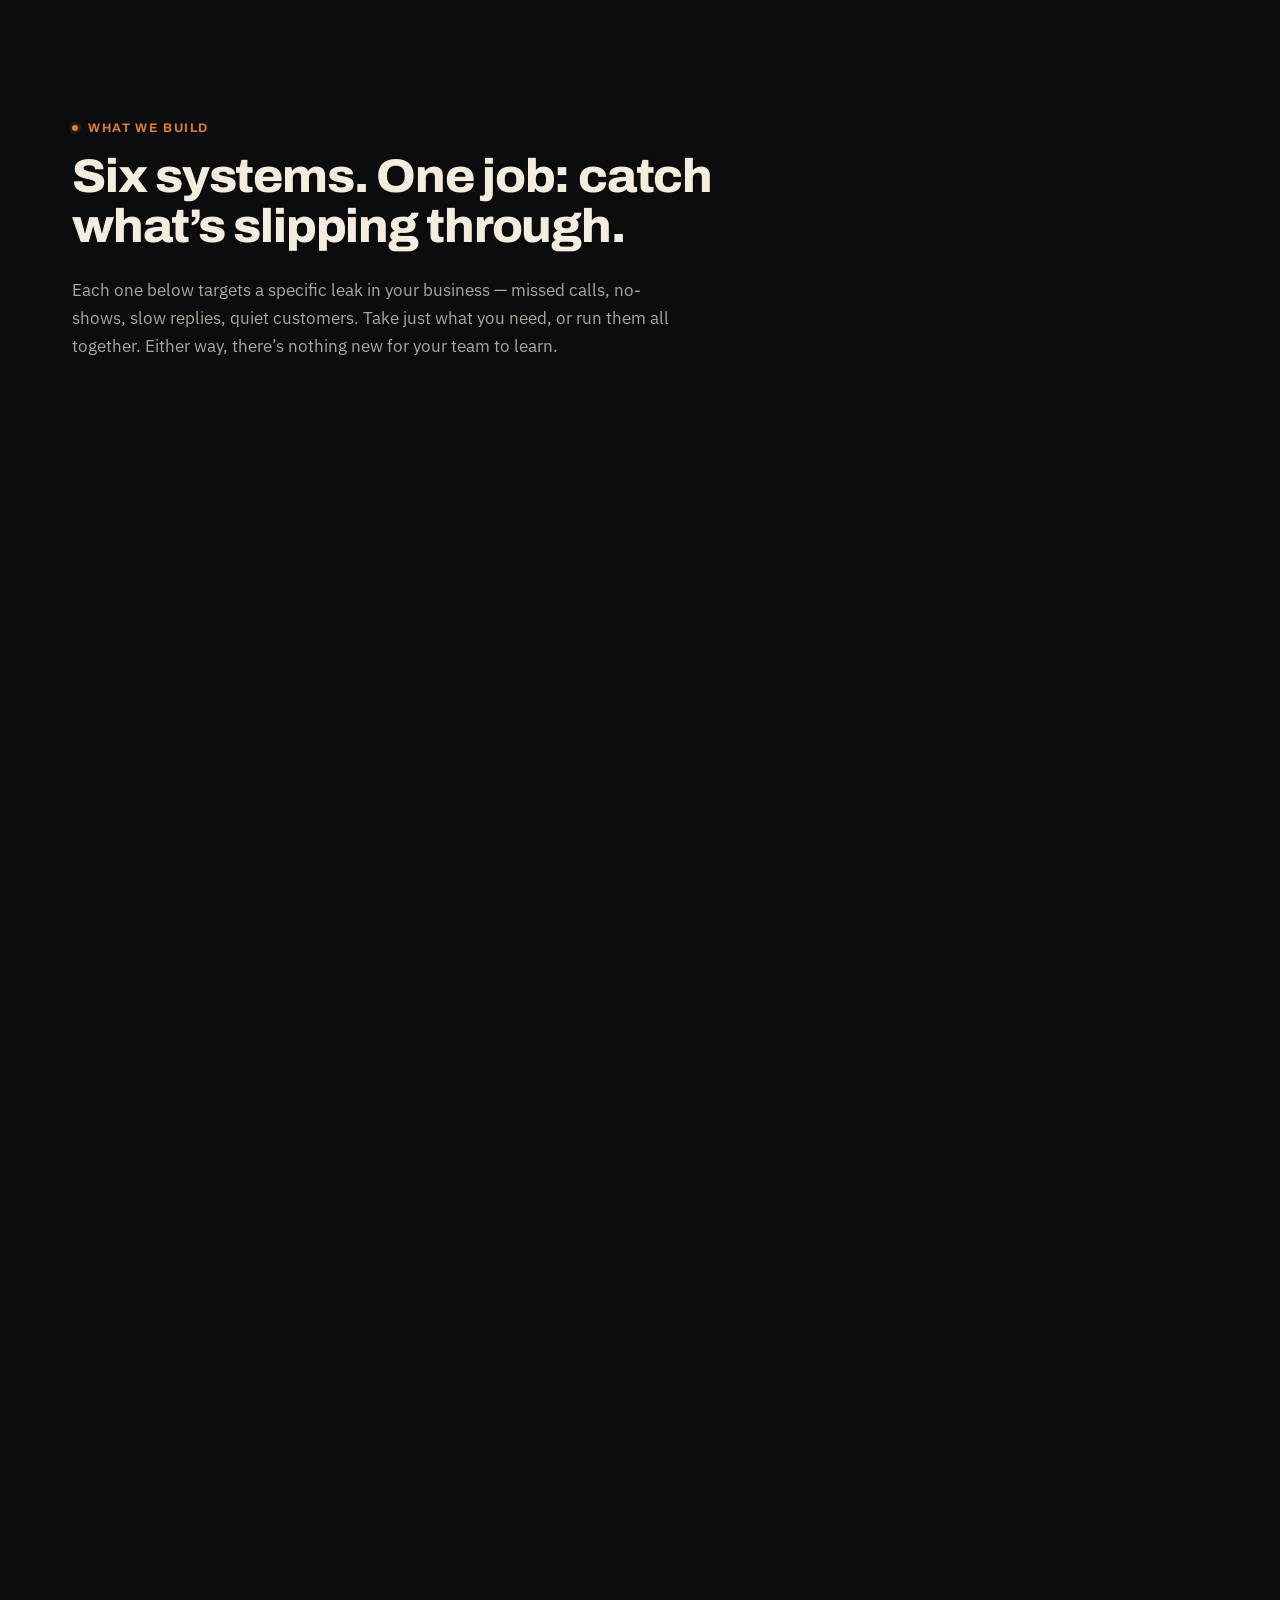
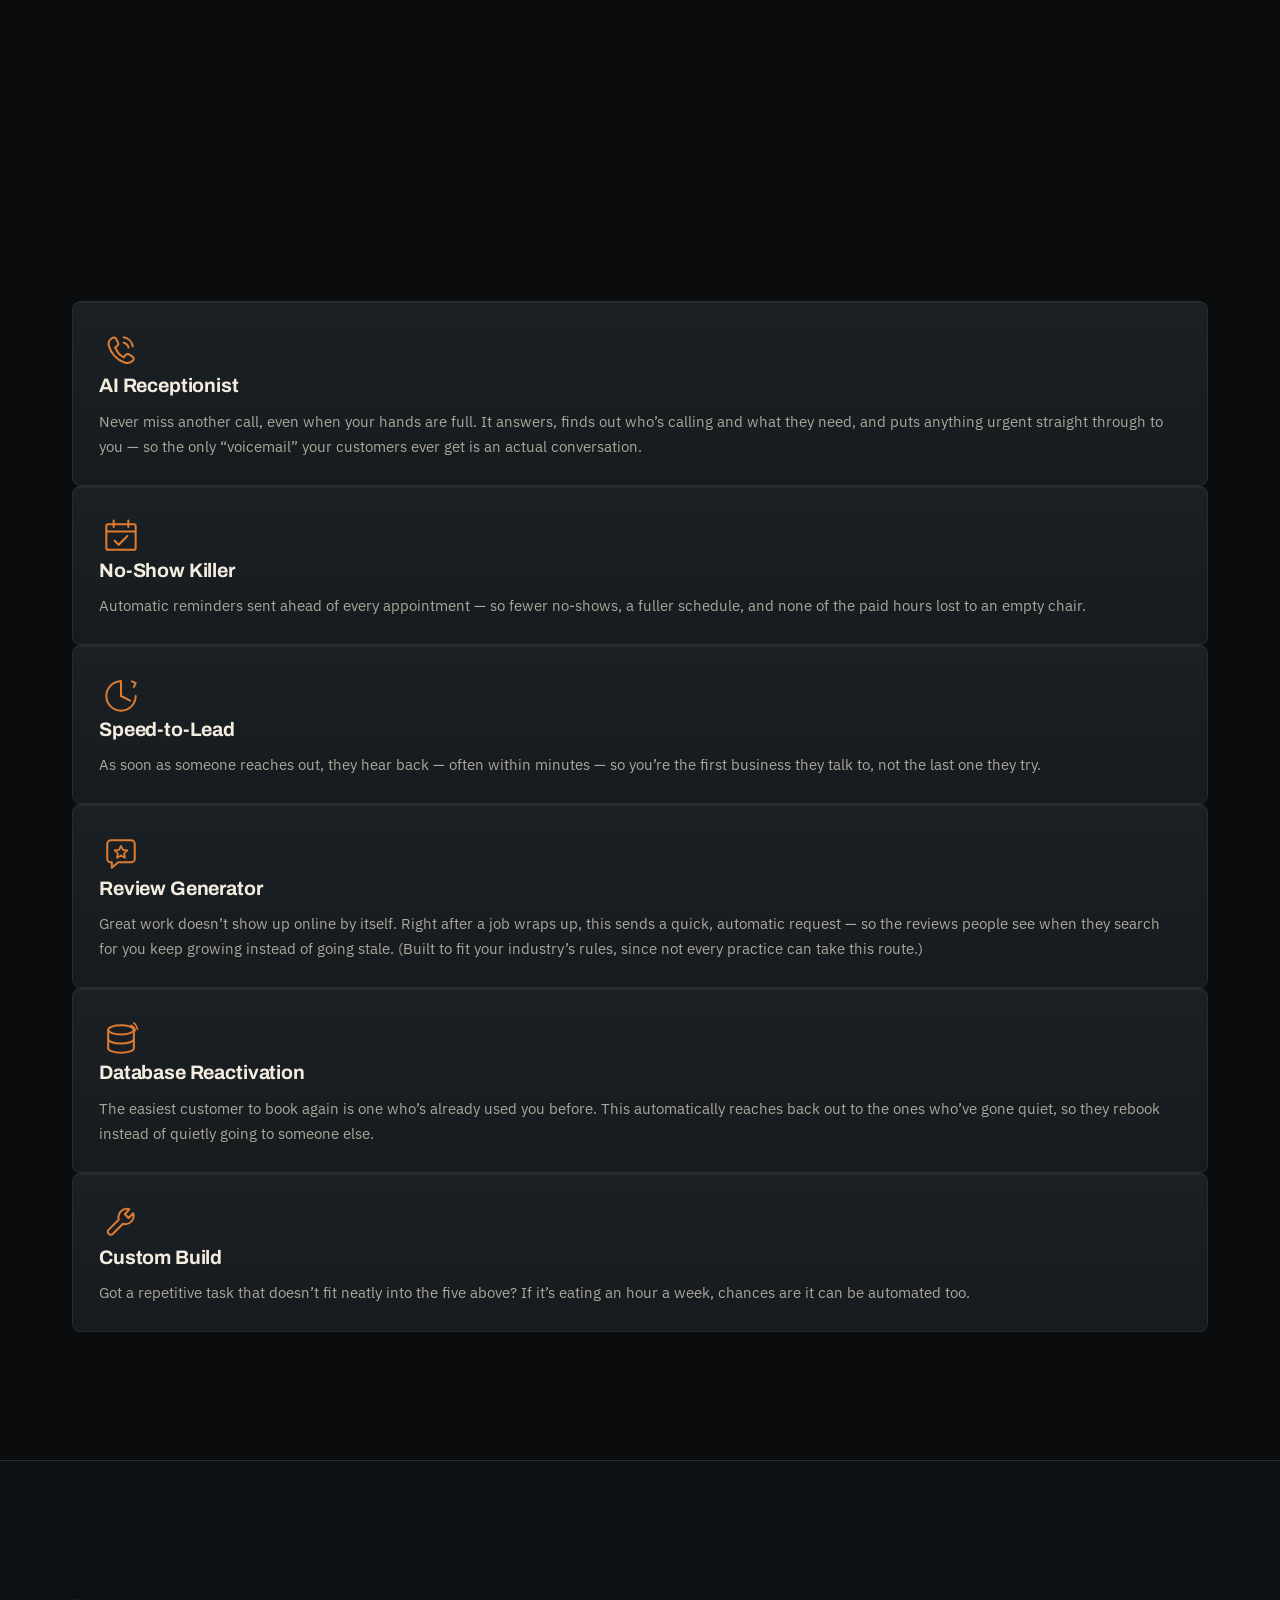
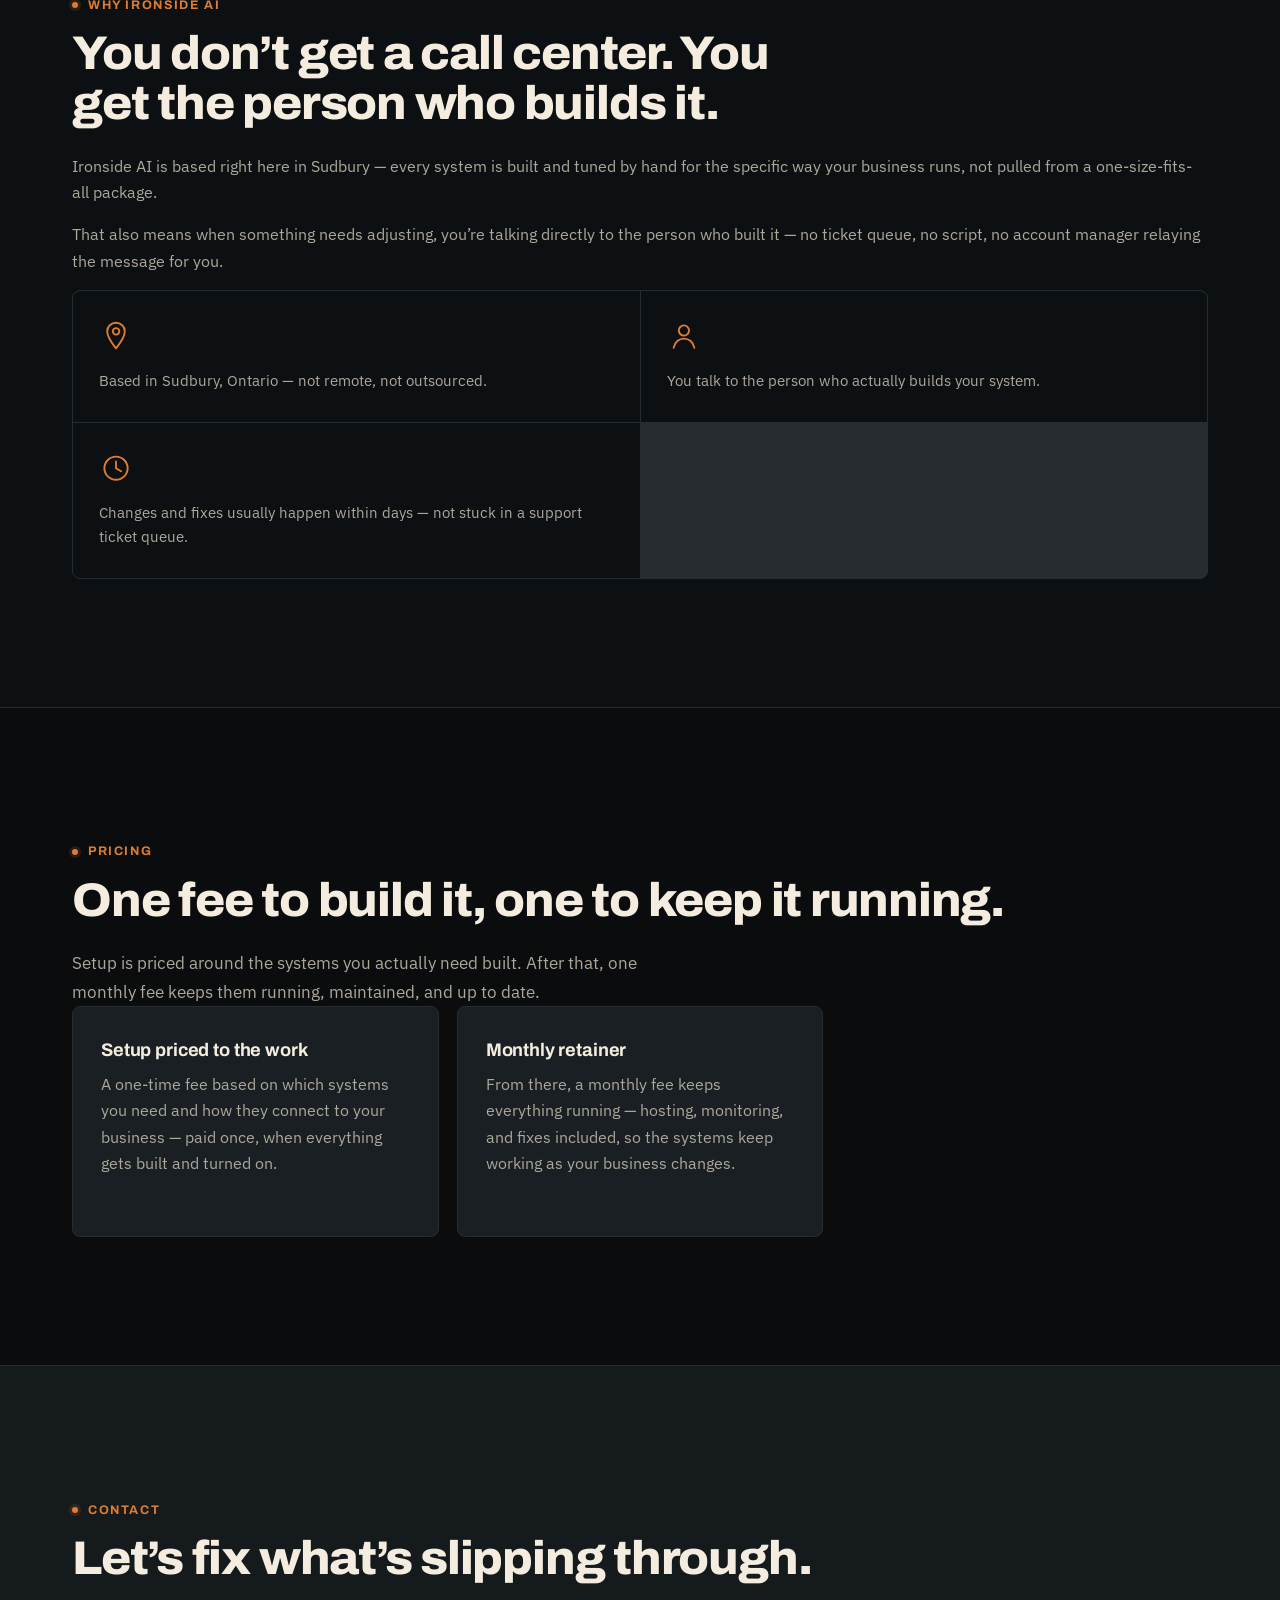
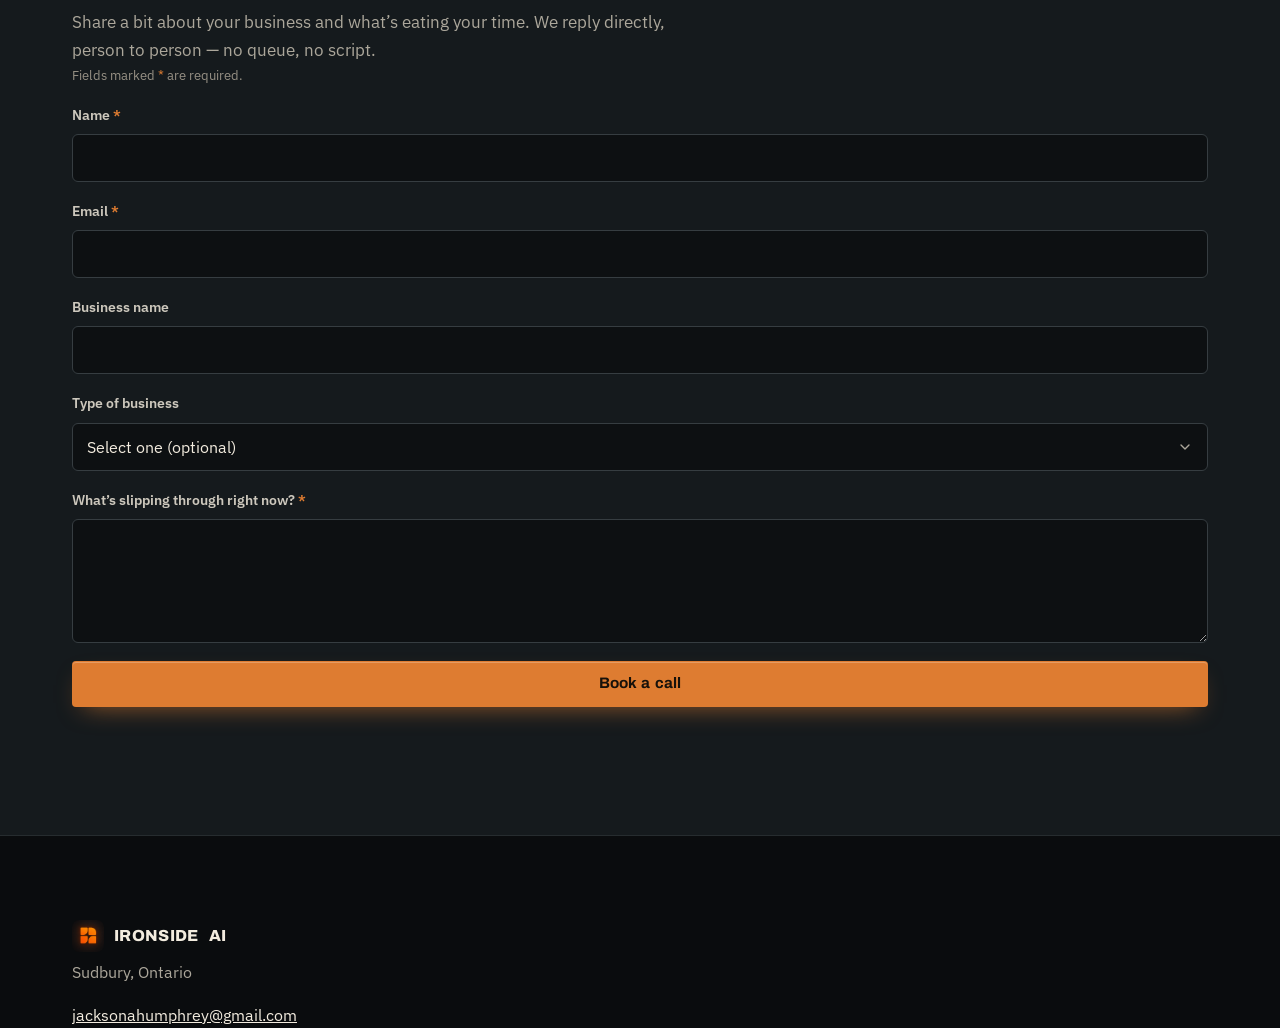
<file: index(4).html>
<!DOCTYPE html>
<html lang="en">
<head>
<meta charset="UTF-8">
<meta name="viewport" content="width=device-width, initial-scale=1.0">
<title>Ironside AI — Practical automation for local service businesses</title>
<meta name="description" content="Ironside AI builds practical automation systems for local, owner-operated service businesses in Sudbury, Ontario — missed-call handling, no-show reduction, faster lead response, and review requests.">

<link rel="preconnect" href="https://fonts.googleapis.com">
<link rel="preconnect" href="https://fonts.gstatic.com" crossorigin>
<link href="https://fonts.googleapis.com/css2?family=Archivo:wght@500;700;800&family=IBM+Plex+Sans:wght@400;500;600&display=swap" rel="stylesheet">
<link rel="icon" type="image/png" sizes="32x32" href="favicon-32.png">
<link rel="icon" type="image/png" sizes="64x64" href="favicon-64.png">
<link rel="stylesheet" href="styles.css">
</head>
<body>

<a class="skip-link" href="#main">Skip to content</a>

<header class="site-header">
  <div class="wrap header-inner">
    <a href="#hero" class="wordmark">
      <img src="logo-180.png" alt="Ironside AI logo" class="wordmark-icon">
      IRONSIDE<span>AI</span>
    </a>

    <nav class="main-nav" aria-label="Primary">
      <button class="nav-toggle" id="navToggle" aria-expanded="false" aria-controls="navList">
        <span></span><span></span><span></span>
        <span class="sr-only">Menu</span>
      </button>
      <ul id="navList">
        <li><a href="#problem">The Problem</a></li>
        <li><a href="#build">What We Build</a></li>
        <li><a href="#why">Why Ironside</a></li>
        <li><a href="#pricing">Pricing</a></li>
        <li><a href="#contact">Contact</a></li>
      </ul>
    </nav>

    <a href="#contact" class="btn btn-accent nav-cta">Book a call</a>
  </div>
</header>

<main id="main">

  <!-- HERO -->
  <section id="hero" class="hero">
    <div class="blueprint-grid" aria-hidden="true"></div>
    <div class="corner-mark corner-tl" aria-hidden="true"></div>
    <div class="corner-mark corner-br" aria-hidden="true"></div>

    <div class="wrap hero-inner">
      <p class="eyebrow">Sudbury, Ontario &mdash; automation for real service businesses</p>
      <h1>The systems that catch what you can&rsquo;t.</h1>
      <p class="hero-sub">
        Every missed call, missed appointment, and slow reply is a customer who quietly goes
        somewhere else. Ironside builds simple automated systems that answer, remind, and follow
        up for you &mdash; so you stop losing business you already earned.
      </p>
      <div class="hero-actions">
        <a href="#contact" class="btn btn-accent">Book a call</a>
        <a href="#build" class="btn btn-ghost">See what we build</a>
      </div>
    </div>
  </section>

  <!-- THE PROBLEM -->
  <section id="problem" class="section problem">
    <div class="wrap">
      <p class="eyebrow">The Problem</p>
      <h2>Most lost business never looks like lost business.</h2>
      <p class="section-lede">
        You&rsquo;re losing it in the gaps &mdash; the ones that happen while you&rsquo;re on a
        ladder, under a sink, or with another customer.
      </p>

      <ul class="pain-list">
        <li>
          <span class="pain-mark" aria-hidden="true"></span>
          <div>
            <h3>Calls that go unanswered</h3>
            <p>The phone rings while you&rsquo;re already on a job. No one answers. They just call the next number instead.</p>
          </div>
        </li>
        <li>
          <span class="pain-mark" aria-hidden="true"></span>
          <div>
            <h3>Appointments that don&rsquo;t show up</h3>
            <p>You blocked the time and prepped for the job &mdash; then nobody showed. That hour&rsquo;s gone either way.</p>
          </div>
        </li>
        <li>
          <span class="pain-mark" aria-hidden="true"></span>
          <div>
            <h3>Leads that go cold</h3>
            <p>They message wanting help today. If you don&rsquo;t get back to them until tomorrow, they&rsquo;ve already found someone who did.</p>
          </div>
        </li>
        <li>
          <span class="pain-mark" aria-hidden="true"></span>
          <div>
            <h3>Customers who&rsquo;ve gone quiet</h3>
            <p>Some of your best past customers haven&rsquo;t heard from you in six months. They&rsquo;re not gone &mdash; nobody&rsquo;s asked them to come back yet.</p>
          </div>
        </li>
      </ul>
    </div>
  </section>

  <!-- WHAT IRONSIDE BUILDS -->
  <section id="build" class="section build">
    <div class="wrap">
      <p class="eyebrow">What We Build</p>
      <h2>Six systems. One job: catch what&rsquo;s slipping through.</h2>
      <p class="section-lede">
        Each one below targets a specific leak in your business &mdash; missed calls, no-shows,
        slow replies, quiet customers. Take just what you need, or run them all together. Either
        way, there&rsquo;s nothing new for your team to learn.
      </p>

      <div class="trunk-wrap">
        <svg class="trunk-line" viewBox="0 0 24 100" preserveAspectRatio="none" aria-hidden="true">
          <line x1="12" y1="0" x2="12" y2="100" />
        </svg>
        <div class="trunk-rail" aria-hidden="true"></div>

        <div class="product-grid">

          <article class="product-card">
            <span class="tap" aria-hidden="true"></span>
            <div class="product-icon" aria-hidden="true">
              <svg viewBox="0 0 48 48" fill="none" xmlns="http://www.w3.org/2000/svg">
                <path d="M14 9c1.5-1.3 3.6-1.3 4.6.6l2.1 4c.7 1.3.3 3-1 3.9l-2 1.4c1.6 4.6 5.1 8.7 9.4 10.9l1.7-2.3c.9-1.2 2.6-1.6 3.9-.8l3.8 2.4c1.8 1.1 1.7 3.2.3 4.5-2.4 2.3-5.7 3.1-9.1 1.9-8-2.8-14.6-9.9-16.9-18.1-.9-3.4.2-6.6 3.2-8.4Z" stroke="currentColor" stroke-width="2.2" stroke-linejoin="round"/>
                <path d="M27 8c5 .8 9 4.8 9.8 9.8" stroke="currentColor" stroke-width="2.2" stroke-linecap="round"/>
                <path d="M27 14c2.6.6 4.6 2.6 5.2 5.2" stroke="currentColor" stroke-width="2.2" stroke-linecap="round"/>
              </svg>
            </div>
            <h3>AI Receptionist</h3>
            <p>
              Never miss another call, even when your hands are full. It answers, finds out
              who&rsquo;s calling and what they need, and puts anything urgent straight through to
              you &mdash; so the only &ldquo;voicemail&rdquo; your customers ever get is an actual
              conversation.
            </p>
          </article>

          <article class="product-card">
            <span class="tap" aria-hidden="true"></span>
            <div class="product-icon" aria-hidden="true">
              <svg viewBox="0 0 48 48" fill="none" xmlns="http://www.w3.org/2000/svg">
                <rect x="8" y="10" width="32" height="28" rx="2" stroke="currentColor" stroke-width="2.2"/>
                <path d="M8 18h32" stroke="currentColor" stroke-width="2.2"/>
                <path d="M16 6v7M32 6v7" stroke="currentColor" stroke-width="2.2" stroke-linecap="round"/>
                <path d="M17 28l4.5 4.5L31 23" stroke="currentColor" stroke-width="2.2" stroke-linecap="round" stroke-linejoin="round"/>
              </svg>
            </div>
            <h3>No&#8209;Show Killer</h3>
            <p>
              Automatic reminders sent ahead of every appointment &mdash; so fewer no-shows, a
              fuller schedule, and none of the paid hours lost to an empty chair.
            </p>
          </article>

          <article class="product-card">
            <span class="tap" aria-hidden="true"></span>
            <div class="product-icon" aria-hidden="true">
              <svg viewBox="0 0 48 48" fill="none" xmlns="http://www.w3.org/2000/svg">
                <path d="M24 8a16 16 0 1 0 16 16" stroke="currentColor" stroke-width="2.2" stroke-linecap="round"/>
                <path d="M24 8v16l10 5" stroke="currentColor" stroke-width="2.2" stroke-linecap="round" stroke-linejoin="round"/>
                <path d="M36 8l4 2-2 4" stroke="currentColor" stroke-width="2.2" stroke-linecap="round" stroke-linejoin="round"/>
              </svg>
            </div>
            <h3>Speed&#8209;to&#8209;Lead</h3>
            <p>
              As soon as someone reaches out, they hear back &mdash; often within minutes &mdash;
              so you&rsquo;re the first business they talk to, not the last one they try.
            </p>
          </article>

          <article class="product-card">
            <span class="tap" aria-hidden="true"></span>
            <div class="product-icon" aria-hidden="true">
              <svg viewBox="0 0 48 48" fill="none" xmlns="http://www.w3.org/2000/svg">
                <path d="M9 12c0-2.2 1.8-4 4-4h22c2.2 0 4 1.8 4 4v16c0 2.2-1.8 4-4 4H21l-7 6v-6h-1c-2.2 0-4-1.8-4-4Z" stroke="currentColor" stroke-width="2.2" stroke-linejoin="round"/>
                <path d="M24 14l2.1 4.4 4.9.6-3.6 3.3.9 4.7-4.3-2.4-4.3 2.4.9-4.7-3.6-3.3 4.9-.6Z" stroke="currentColor" stroke-width="2" stroke-linejoin="round"/>
              </svg>
            </div>
            <h3>Review Generator</h3>
            <p>
              Great work doesn&rsquo;t show up online by itself. Right after a job wraps up, this
              sends a quick, automatic request &mdash; so the reviews people see when they search
              for you keep growing instead of going stale. (Built to fit your industry&rsquo;s
              rules, since not every practice can take this route.)
            </p>
          </article>

          <article class="product-card">
            <span class="tap" aria-hidden="true"></span>
            <div class="product-icon" aria-hidden="true">
              <svg viewBox="0 0 48 48" fill="none" xmlns="http://www.w3.org/2000/svg">
                <path d="M10 14c0-2.8 6.3-5 14-5s14 2.2 14 5-6.3 5-14 5-14-2.2-14-5Z" stroke="currentColor" stroke-width="2.2"/>
                <path d="M10 14v20c0 2.8 6.3 5 14 5s14-2.2 14-5V14" stroke="currentColor" stroke-width="2.2"/>
                <path d="M10 24c0 2.8 6.3 5 14 5s14-2.2 14-5" stroke="currentColor" stroke-width="2.2"/>
                <path d="M35 9c2.5 1.5 4.5 3.6 4.5 6" stroke="currentColor" stroke-width="1.8" stroke-linecap="round"/>
                <path d="M38 6.5c2 1.7 3.6 4 4 6.8" stroke="currentColor" stroke-width="1.8" stroke-linecap="round"/>
              </svg>
            </div>
            <h3>Database Reactivation</h3>
            <p>
              The easiest customer to book again is one who&rsquo;s already used you before. This
              automatically reaches back out to the ones who&rsquo;ve gone quiet, so they rebook
              instead of quietly going to someone else.
            </p>
          </article>

          <article class="product-card">
            <span class="tap" aria-hidden="true"></span>
            <div class="product-icon" aria-hidden="true">
              <svg viewBox="0 0 48 48" fill="none" xmlns="http://www.w3.org/2000/svg">
                <path d="M33 8a9 9 0 0 0-11.4 11.2L10.4 30.4a3.2 3.2 0 0 0 4.5 4.5L26.1 23.7A9 9 0 0 0 37.3 12.3l-5.1 5.1-4-4Z" stroke="currentColor" stroke-width="2.2" stroke-linejoin="round" stroke-linecap="round"/>
              </svg>
            </div>
            <h3>Custom Build</h3>
            <p>
              Got a repetitive task that doesn&rsquo;t fit neatly into the five above? If
              it&rsquo;s eating an hour a week, chances are it can be automated too.
            </p>
          </article>

        </div>
      </div>
    </div>
  </section>

  <!-- WHY IRONSIDE -->
  <section id="why" class="section why">
    <div class="wrap why-inner">
      <p class="eyebrow">Why Ironside AI</p>
      <h2>You don&rsquo;t get a call center. You get the person who builds it.</h2>
      <p>
        Ironside AI is based right here in Sudbury &mdash; every system is built and tuned by
        hand for the specific way your business runs, not pulled from a one-size-fits-all
        package.
      </p>
      <p>
        That also means when something needs adjusting, you&rsquo;re talking directly to the
        person who built it &mdash; no ticket queue, no script, no account manager relaying the
        message for you.
      </p>

      <div class="why-points">
        <div class="why-point">
          <div class="why-icon" aria-hidden="true">
            <svg viewBox="0 0 36 36" fill="none" xmlns="http://www.w3.org/2000/svg">
              <path d="M18 4c-5.2 0-9.3 3.9-9.3 9 0 6.7 9.3 18 9.3 18s9.3-11.3 9.3-18c0-5.1-4.1-9-9.3-9Z" stroke="currentColor" stroke-width="2" stroke-linejoin="round"/>
              <path d="M14.7 13a3.4 3.4 0 1 0 6.8.2 3.4 3.4 0 0 0-6.8-.2Z" stroke="currentColor" stroke-width="2"/>
            </svg>
          </div>
          <p>Based in Sudbury, Ontario &mdash; not remote, not outsourced.</p>
        </div>
        <div class="why-point">
          <div class="why-icon" aria-hidden="true">
            <svg viewBox="0 0 36 36" fill="none" xmlns="http://www.w3.org/2000/svg">
              <path d="M18 17.6a5.4 5.4 0 1 0-.2-10.8 5.4 5.4 0 0 0 .2 10.8Z" stroke="currentColor" stroke-width="2"/>
              <path d="M7 30.5c1-6.3 5.9-9.7 11-9.7s10 3.4 11 9.7" stroke="currentColor" stroke-width="2" stroke-linecap="round"/>
            </svg>
          </div>
          <p>You talk to the person who actually builds your system.</p>
        </div>
        <div class="why-point">
          <div class="why-icon" aria-hidden="true">
            <svg viewBox="0 0 36 36" fill="none" xmlns="http://www.w3.org/2000/svg">
              <path d="M18 30.5a12.3 12.3 0 1 0 0-24.6 12.3 12.3 0 0 0 0 24.6Z" stroke="currentColor" stroke-width="2"/>
              <path d="M18 11v7.3l5.4 3.1" stroke="currentColor" stroke-width="2" stroke-linecap="round" stroke-linejoin="round"/>
            </svg>
          </div>
          <p>Changes and fixes usually happen within days &mdash; not stuck in a support ticket queue.</p>
        </div>
      </div>
    </div>
  </section>

  <!-- PRICING -->
  <section id="pricing" class="section pricing">
    <div class="wrap">
      <p class="eyebrow">Pricing</p>
      <h2>One fee to build it, one to keep it running.</h2>
      <p class="section-lede">
        Setup is priced around the systems you actually need built. After that, one monthly fee
        keeps them running, maintained, and up to date.
      </p>

      <div class="pricing-grid">
        <div class="pricing-card">
          <h3>Setup priced to the work</h3>
          <p>
            A one-time fee based on which systems you need and how they connect to your business
            &mdash; paid once, when everything gets built and turned on.
          </p>
          <p class="pricing-note"><!-- TODO: add setup fee range once finalized --></p>
        </div>
        <div class="pricing-card">
          <h3>Monthly retainer</h3>
          <p>
            From there, a monthly fee keeps everything running &mdash; hosting, monitoring, and
            fixes included, so the systems keep working as your business changes.
          </p>
          <p class="pricing-note"><!-- TODO: add monthly retainer range once finalized --></p>
        </div>
      </div>
    </div>
  </section>

  <!-- CONTACT -->
  <section id="contact" class="section contact">
    <div class="wrap contact-inner">
      <p class="eyebrow">Contact</p>
      <h2>Let&rsquo;s fix what&rsquo;s slipping through.</h2>
      <p class="section-lede">
        Share a bit about your business and what&rsquo;s eating your time. We reply directly,
        person to person &mdash; no queue, no script.
      </p>

      <!--
        TODO before launch:
        1. Replace the form "action" URL below with your real Formspree (or similar) endpoint.
        2. Replace the visible contact email further down with your real business email.
        3. Submit one real test entry after deploying and confirm it lands in your inbox.
      -->
      <form class="contact-form" action="https://formspree.io/f/mnjebbeg" method="POST">
        <p class="form-required-note">Fields marked <span class="req">*</span> are required.</p>

        <div class="field">
          <label for="name">Name <span class="req">*</span></label>
          <input type="text" id="name" name="name" required autocomplete="name">
        </div>

        <div class="field">
          <label for="email">Email <span class="req">*</span></label>
          <input type="email" id="email" name="email" required autocomplete="email">
        </div>

        <div class="field">
          <label for="business">Business name</label>
          <input type="text" id="business" name="business" autocomplete="organization">
        </div>

        <div class="field">
          <label for="type">Type of business</label>
          <select id="type" name="business_type">
            <option value="">Select one (optional)</option>
            <option value="trades">Trades (HVAC, plumbing, electrical)</option>
            <option value="dental_chiro">Dental / chiropractic</option>
            <option value="professional">Professional practice</option>
            <option value="restaurant">Restaurant</option>
            <option value="home_services">Other home services</option>
            <option value="other">Other</option>
          </select>
        </div>

        <div class="field">
          <label for="message">What&rsquo;s slipping through right now? <span class="req">*</span></label>
          <textarea id="message" name="message" rows="4" required></textarea>
        </div>

        <button type="submit" class="btn btn-accent">Book a call</button>
      </form>
    </div>
  </section>

</main>

<footer class="site-footer">
  <div class="wrap footer-inner">
    <div>
      <a href="#hero" class="wordmark small">
        <img src="logo-180.png" alt="Ironside AI logo" class="wordmark-icon">
        IRONSIDE<span>AI</span>
      </a>
      <p>Sudbury, Ontario</p>
    </div>
    <div class="footer-contact">
      <!-- TODO: replace with your real business email before launch -->
      <a href="mailto:jacksonahumphrey@gmail.com">jacksonahumphrey@gmail.com</a>
    </div>
  </div>
</footer>

<script src="script.js"></script>
</body>
</html>
</file>
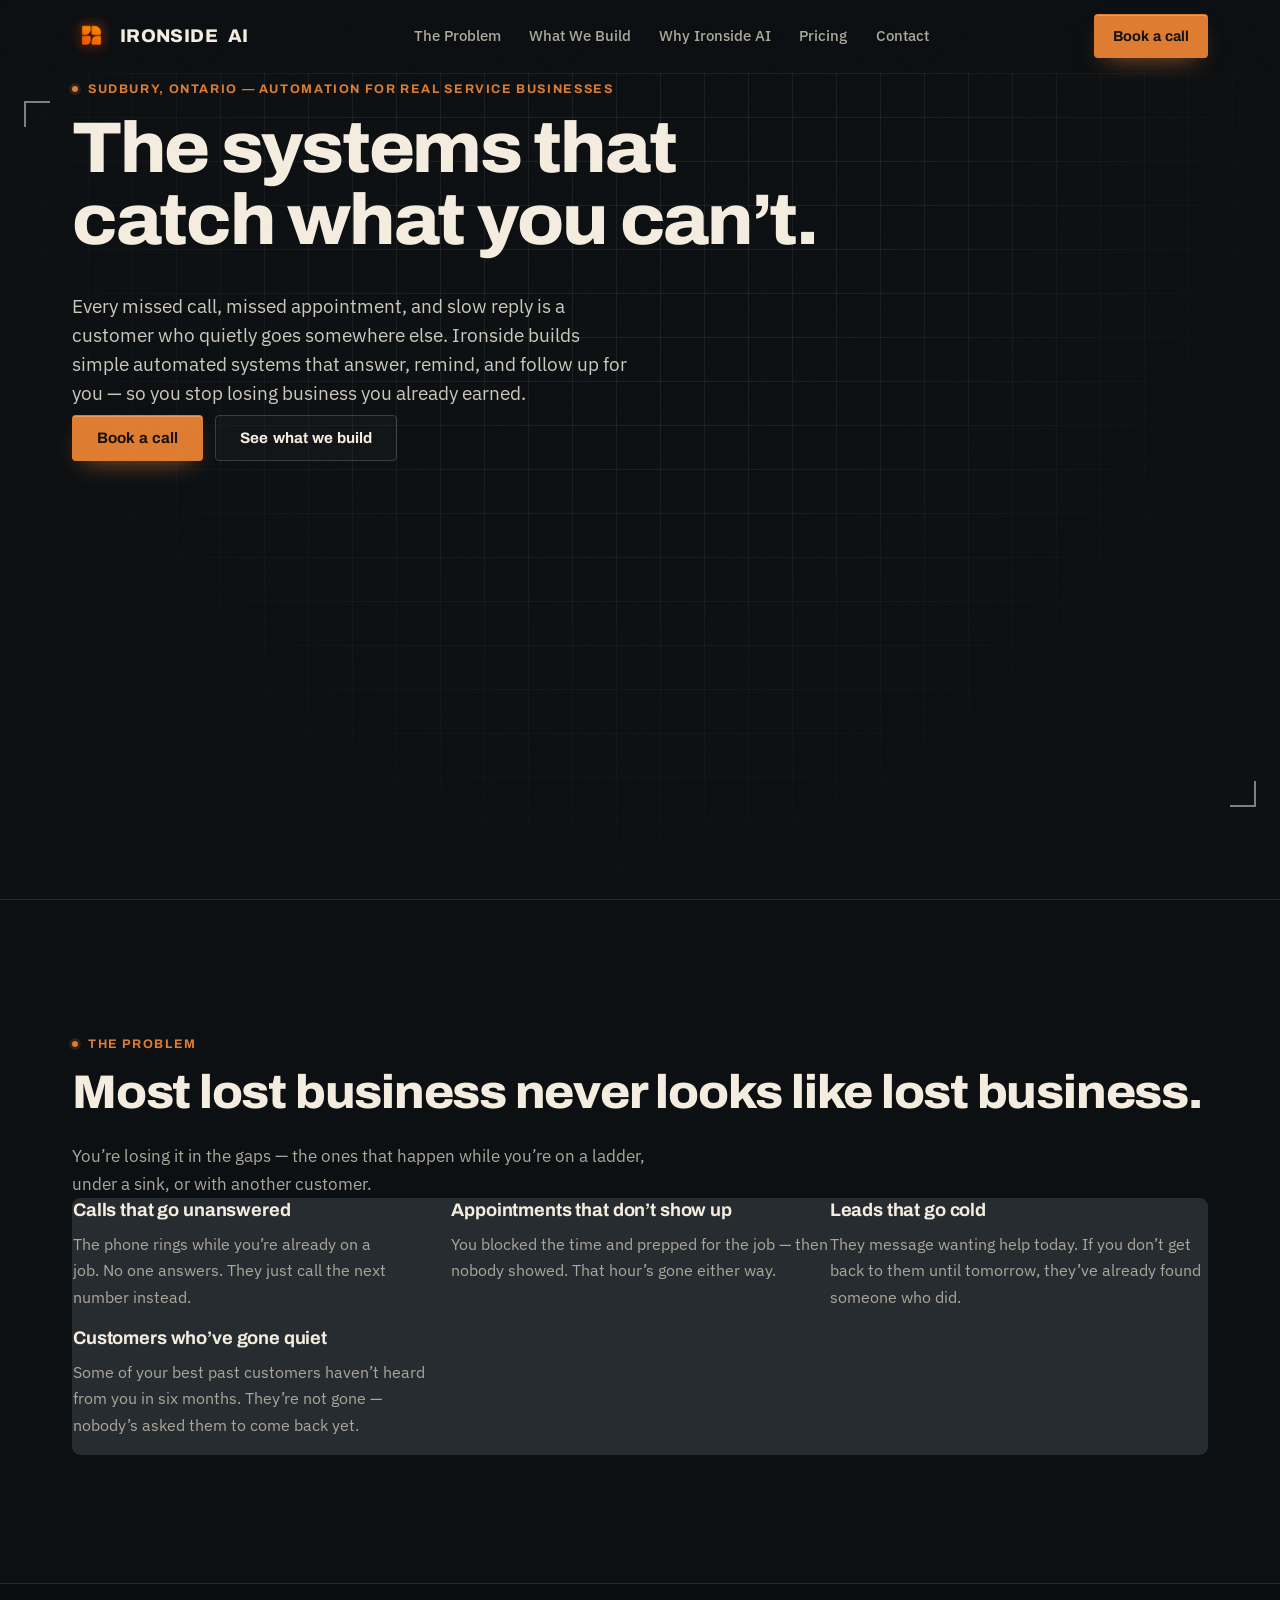
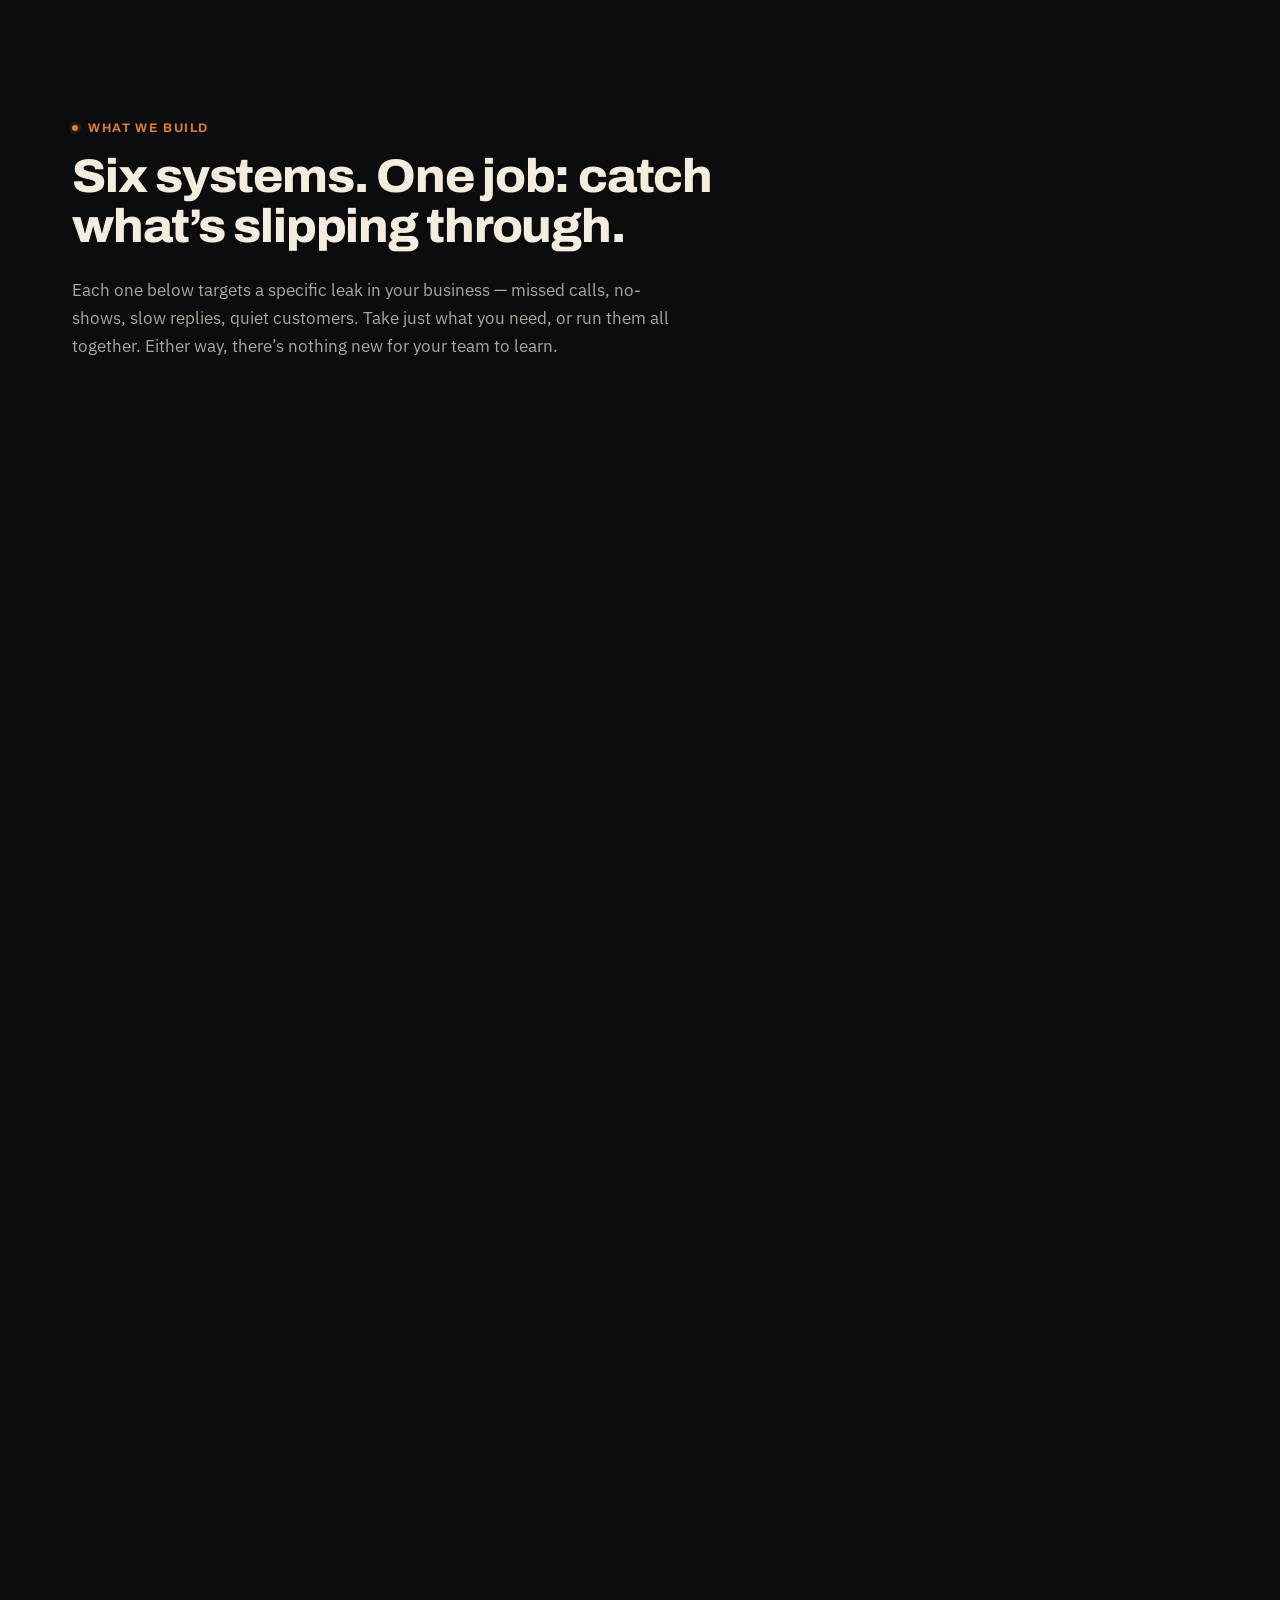
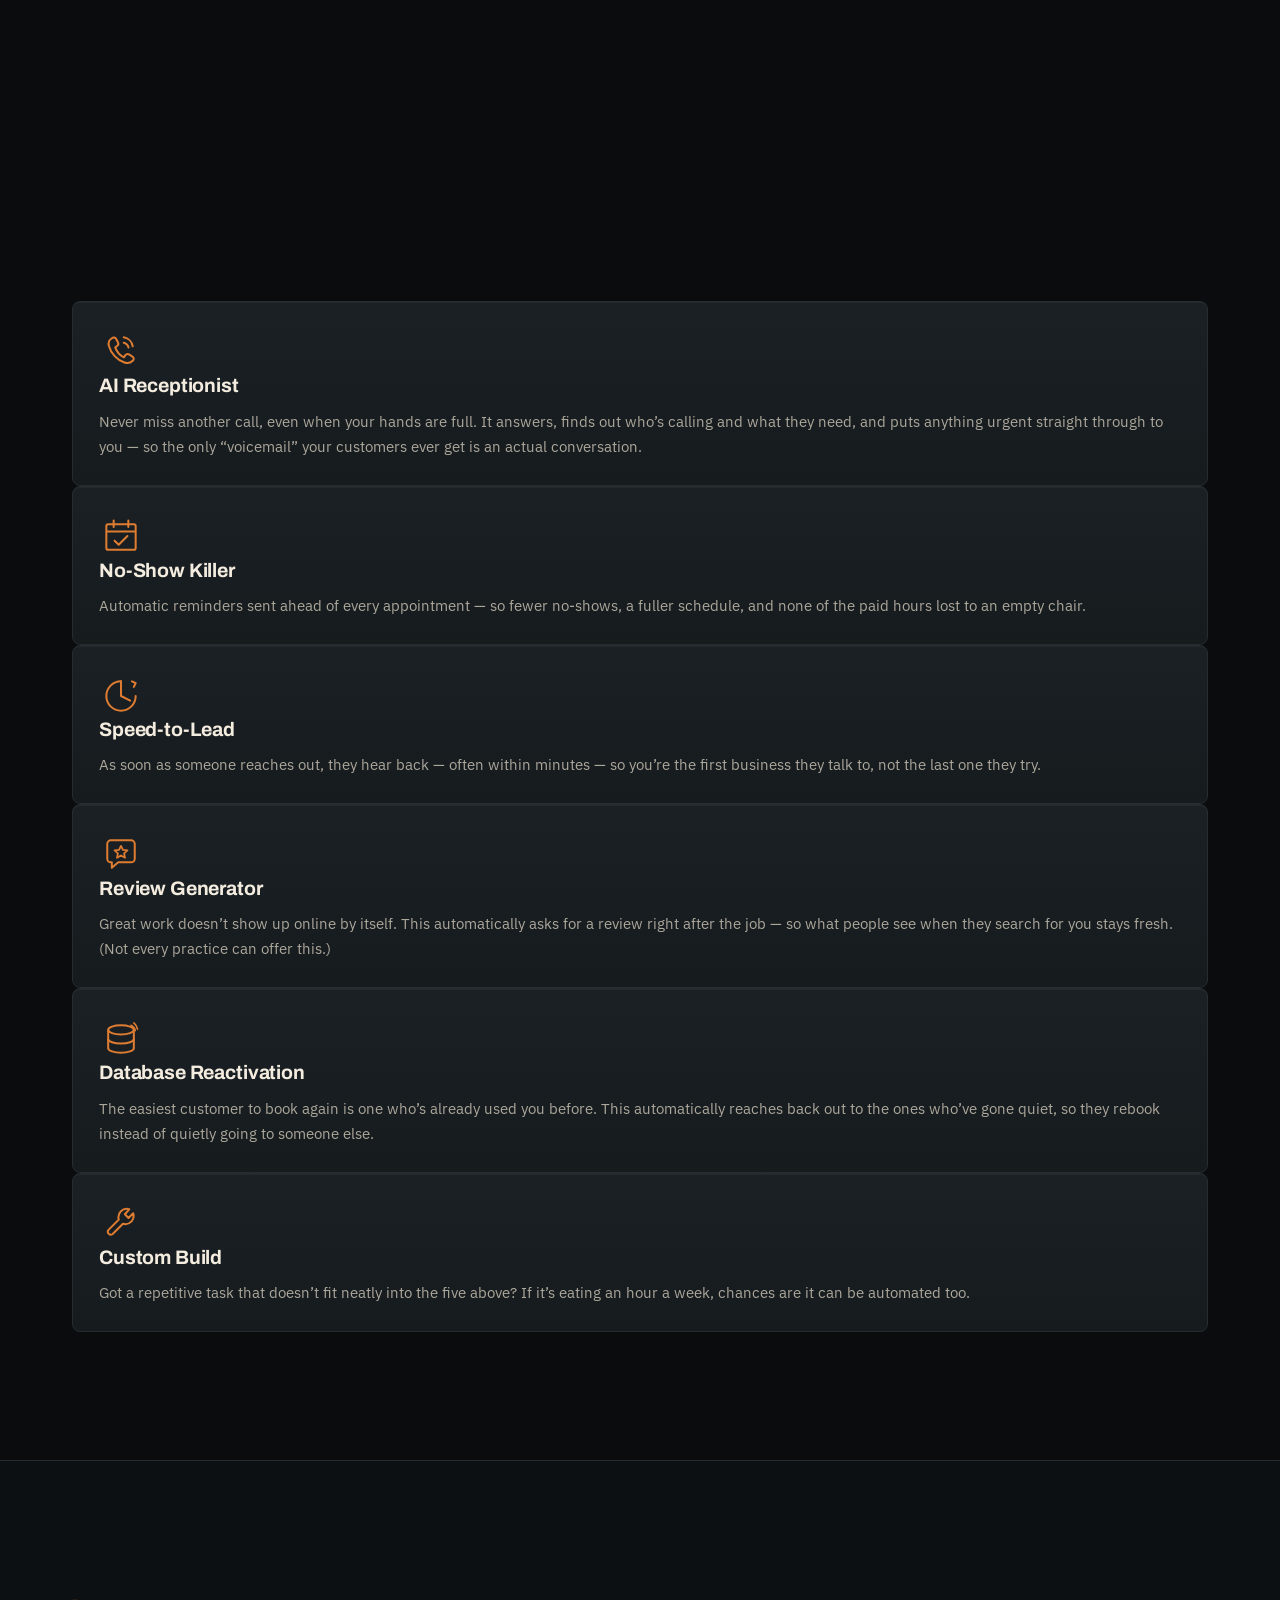
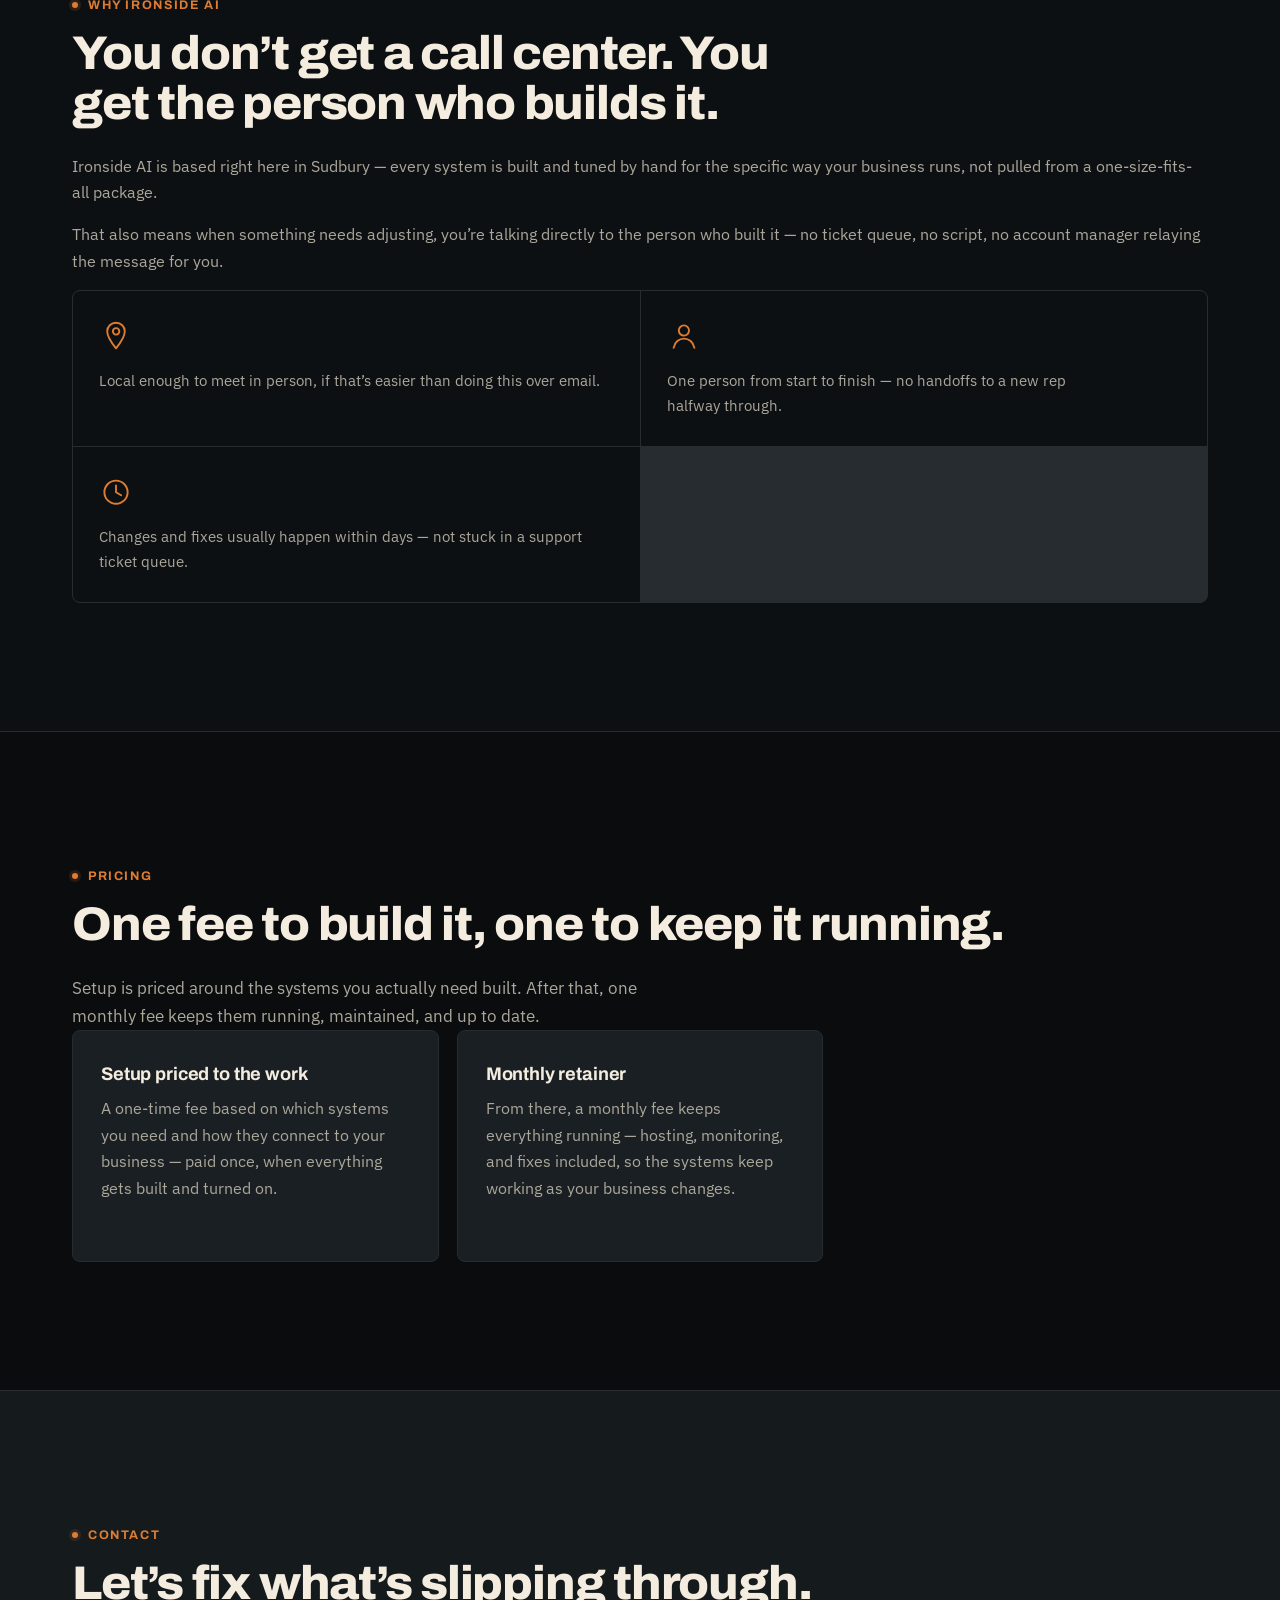
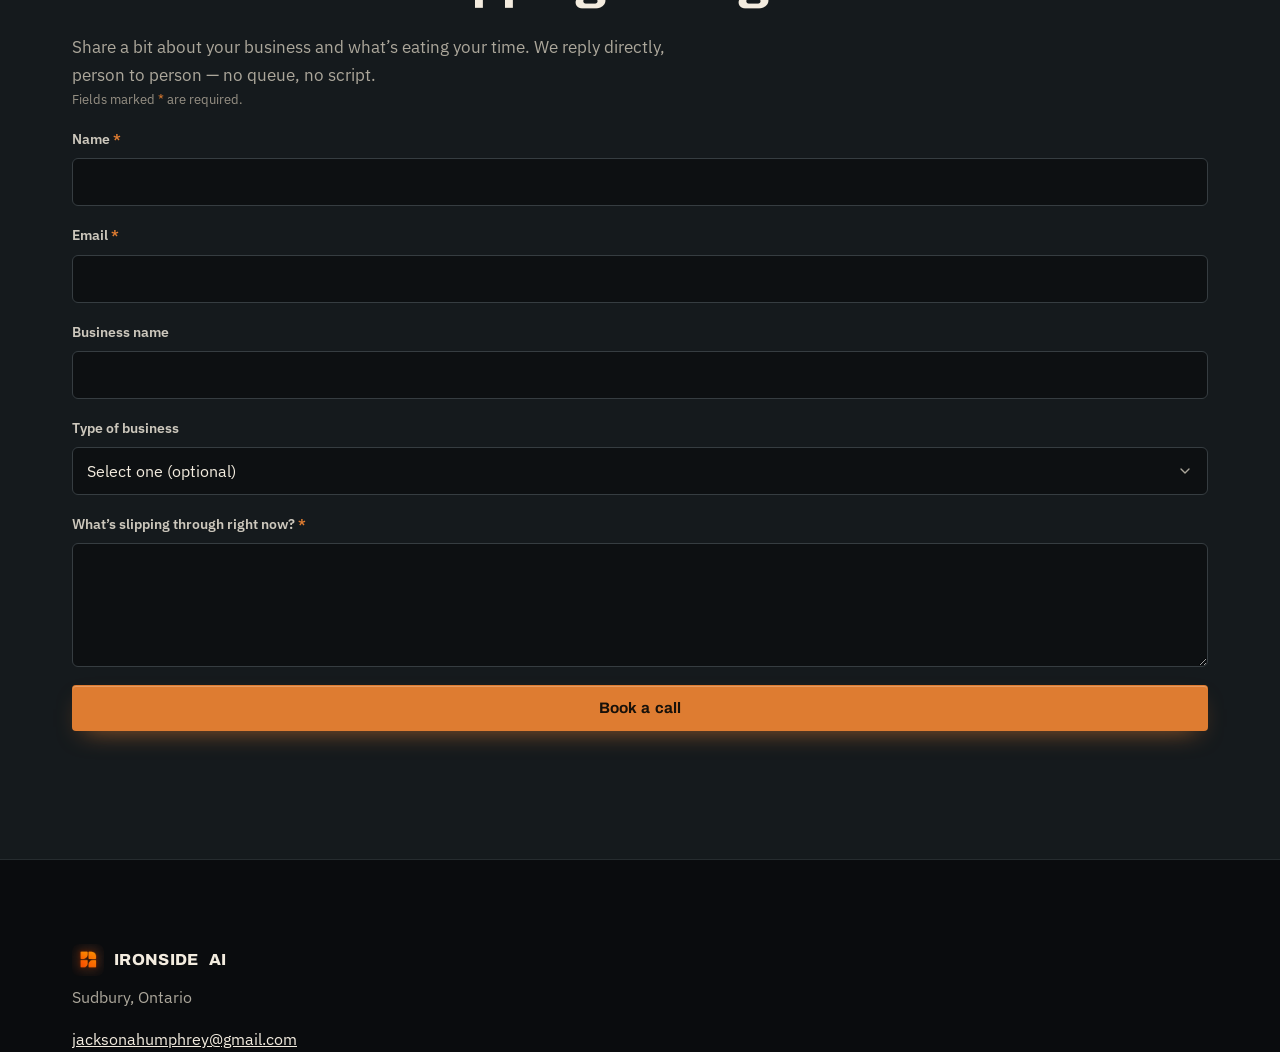
<file: index(5).html>
<!DOCTYPE html>
<html lang="en">
<head>
<meta charset="UTF-8">
<meta name="viewport" content="width=device-width, initial-scale=1.0">
<title>Ironside AI — Practical automation for local service businesses</title>
<meta name="description" content="Ironside AI builds practical automation systems for local, owner-operated service businesses in Sudbury, Ontario — missed-call handling, no-show reduction, faster lead response, and review requests.">

<link rel="preconnect" href="https://fonts.googleapis.com">
<link rel="preconnect" href="https://fonts.gstatic.com" crossorigin>
<link href="https://fonts.googleapis.com/css2?family=Archivo:wght@500;700;800&family=IBM+Plex+Sans:wght@400;500;600&display=swap" rel="stylesheet">
<link rel="icon" type="image/png" sizes="32x32" href="favicon-32.png">
<link rel="icon" type="image/png" sizes="64x64" href="favicon-64.png">
<link rel="stylesheet" href="styles.css">
</head>
<body>

<a class="skip-link" href="#main">Skip to content</a>

<header class="site-header">
  <div class="wrap header-inner">
    <a href="#hero" class="wordmark">
      <img src="logo-180.png" alt="Ironside AI logo" class="wordmark-icon">
      IRONSIDE<span>AI</span>
    </a>

    <nav class="main-nav" aria-label="Primary">
      <button class="nav-toggle" id="navToggle" aria-expanded="false" aria-controls="navList">
        <span></span><span></span><span></span>
        <span class="sr-only">Menu</span>
      </button>
      <ul id="navList">
        <li><a href="#problem">The Problem</a></li>
        <li><a href="#build">What We Build</a></li>
        <li><a href="#why">Why Ironside AI</a></li>
        <li><a href="#pricing">Pricing</a></li>
        <li><a href="#contact">Contact</a></li>
      </ul>
    </nav>

    <a href="#contact" class="btn btn-accent nav-cta">Book a call</a>
  </div>
</header>

<main id="main">

  <!-- HERO -->
  <section id="hero" class="hero">
    <div class="blueprint-grid" aria-hidden="true"></div>
    <div class="corner-mark corner-tl" aria-hidden="true"></div>
    <div class="corner-mark corner-br" aria-hidden="true"></div>

    <div class="wrap hero-inner">
      <p class="eyebrow">Sudbury, Ontario &mdash; automation for real service businesses</p>
      <h1>The systems that catch what you can&rsquo;t.</h1>
      <p class="hero-sub">
        Every missed call, missed appointment, and slow reply is a customer who quietly goes
        somewhere else. Ironside builds simple automated systems that answer, remind, and follow
        up for you &mdash; so you stop losing business you already earned.
      </p>
      <div class="hero-actions">
        <a href="#contact" class="btn btn-accent">Book a call</a>
        <a href="#build" class="btn btn-ghost">See what we build</a>
      </div>
    </div>
  </section>

  <!-- THE PROBLEM -->
  <section id="problem" class="section problem">
    <div class="wrap">
      <p class="eyebrow">The Problem</p>
      <h2>Most lost business never looks like lost business.</h2>
      <p class="section-lede">
        You&rsquo;re losing it in the gaps &mdash; the ones that happen while you&rsquo;re on a
        ladder, under a sink, or with another customer.
      </p>

      <ul class="pain-list">
        <li>
          <span class="pain-mark" aria-hidden="true"></span>
          <div>
            <h3>Calls that go unanswered</h3>
            <p>The phone rings while you&rsquo;re already on a job. No one answers. They just call the next number instead.</p>
          </div>
        </li>
        <li>
          <span class="pain-mark" aria-hidden="true"></span>
          <div>
            <h3>Appointments that don&rsquo;t show up</h3>
            <p>You blocked the time and prepped for the job &mdash; then nobody showed. That hour&rsquo;s gone either way.</p>
          </div>
        </li>
        <li>
          <span class="pain-mark" aria-hidden="true"></span>
          <div>
            <h3>Leads that go cold</h3>
            <p>They message wanting help today. If you don&rsquo;t get back to them until tomorrow, they&rsquo;ve already found someone who did.</p>
          </div>
        </li>
        <li>
          <span class="pain-mark" aria-hidden="true"></span>
          <div>
            <h3>Customers who&rsquo;ve gone quiet</h3>
            <p>Some of your best past customers haven&rsquo;t heard from you in six months. They&rsquo;re not gone &mdash; nobody&rsquo;s asked them to come back yet.</p>
          </div>
        </li>
      </ul>
    </div>
  </section>

  <!-- WHAT IRONSIDE BUILDS -->
  <section id="build" class="section build">
    <div class="wrap">
      <p class="eyebrow">What We Build</p>
      <h2>Six systems. One job: catch what&rsquo;s slipping through.</h2>
      <p class="section-lede">
        Each one below targets a specific leak in your business &mdash; missed calls, no-shows,
        slow replies, quiet customers. Take just what you need, or run them all together. Either
        way, there&rsquo;s nothing new for your team to learn.
      </p>

      <div class="trunk-wrap">
        <svg class="trunk-line" viewBox="0 0 24 100" preserveAspectRatio="none" aria-hidden="true">
          <line x1="12" y1="0" x2="12" y2="100" />
        </svg>
        <div class="trunk-rail" aria-hidden="true"></div>

        <div class="product-grid">

          <article class="product-card">
            <span class="tap" aria-hidden="true"></span>
            <div class="product-icon" aria-hidden="true">
              <svg viewBox="0 0 48 48" fill="none" xmlns="http://www.w3.org/2000/svg">
                <path d="M14 9c1.5-1.3 3.6-1.3 4.6.6l2.1 4c.7 1.3.3 3-1 3.9l-2 1.4c1.6 4.6 5.1 8.7 9.4 10.9l1.7-2.3c.9-1.2 2.6-1.6 3.9-.8l3.8 2.4c1.8 1.1 1.7 3.2.3 4.5-2.4 2.3-5.7 3.1-9.1 1.9-8-2.8-14.6-9.9-16.9-18.1-.9-3.4.2-6.6 3.2-8.4Z" stroke="currentColor" stroke-width="2.2" stroke-linejoin="round"/>
                <path d="M27 8c5 .8 9 4.8 9.8 9.8" stroke="currentColor" stroke-width="2.2" stroke-linecap="round"/>
                <path d="M27 14c2.6.6 4.6 2.6 5.2 5.2" stroke="currentColor" stroke-width="2.2" stroke-linecap="round"/>
              </svg>
            </div>
            <h3>AI Receptionist</h3>
            <p>
              Never miss another call, even when your hands are full. It answers, finds out
              who&rsquo;s calling and what they need, and puts anything urgent straight through to
              you &mdash; so the only &ldquo;voicemail&rdquo; your customers ever get is an actual
              conversation.
            </p>
          </article>

          <article class="product-card">
            <span class="tap" aria-hidden="true"></span>
            <div class="product-icon" aria-hidden="true">
              <svg viewBox="0 0 48 48" fill="none" xmlns="http://www.w3.org/2000/svg">
                <rect x="8" y="10" width="32" height="28" rx="2" stroke="currentColor" stroke-width="2.2"/>
                <path d="M8 18h32" stroke="currentColor" stroke-width="2.2"/>
                <path d="M16 6v7M32 6v7" stroke="currentColor" stroke-width="2.2" stroke-linecap="round"/>
                <path d="M17 28l4.5 4.5L31 23" stroke="currentColor" stroke-width="2.2" stroke-linecap="round" stroke-linejoin="round"/>
              </svg>
            </div>
            <h3>No&#8209;Show Killer</h3>
            <p>
              Automatic reminders sent ahead of every appointment &mdash; so fewer no-shows, a
              fuller schedule, and none of the paid hours lost to an empty chair.
            </p>
          </article>

          <article class="product-card">
            <span class="tap" aria-hidden="true"></span>
            <div class="product-icon" aria-hidden="true">
              <svg viewBox="0 0 48 48" fill="none" xmlns="http://www.w3.org/2000/svg">
                <path d="M24 8a16 16 0 1 0 16 16" stroke="currentColor" stroke-width="2.2" stroke-linecap="round"/>
                <path d="M24 8v16l10 5" stroke="currentColor" stroke-width="2.2" stroke-linecap="round" stroke-linejoin="round"/>
                <path d="M36 8l4 2-2 4" stroke="currentColor" stroke-width="2.2" stroke-linecap="round" stroke-linejoin="round"/>
              </svg>
            </div>
            <h3>Speed&#8209;to&#8209;Lead</h3>
            <p>
              As soon as someone reaches out, they hear back &mdash; often within minutes &mdash;
              so you&rsquo;re the first business they talk to, not the last one they try.
            </p>
          </article>

          <article class="product-card">
            <span class="tap" aria-hidden="true"></span>
            <div class="product-icon" aria-hidden="true">
              <svg viewBox="0 0 48 48" fill="none" xmlns="http://www.w3.org/2000/svg">
                <path d="M9 12c0-2.2 1.8-4 4-4h22c2.2 0 4 1.8 4 4v16c0 2.2-1.8 4-4 4H21l-7 6v-6h-1c-2.2 0-4-1.8-4-4Z" stroke="currentColor" stroke-width="2.2" stroke-linejoin="round"/>
                <path d="M24 14l2.1 4.4 4.9.6-3.6 3.3.9 4.7-4.3-2.4-4.3 2.4.9-4.7-3.6-3.3 4.9-.6Z" stroke="currentColor" stroke-width="2" stroke-linejoin="round"/>
              </svg>
            </div>
            <h3>Review Generator</h3>
            <p>
              Great work doesn&rsquo;t show up online by itself. This automatically asks for a
              review right after the job &mdash; so what people see when they search for you
              stays fresh. (Not every practice can offer this.)
            </p>
          </article>

          <article class="product-card">
            <span class="tap" aria-hidden="true"></span>
            <div class="product-icon" aria-hidden="true">
              <svg viewBox="0 0 48 48" fill="none" xmlns="http://www.w3.org/2000/svg">
                <path d="M10 14c0-2.8 6.3-5 14-5s14 2.2 14 5-6.3 5-14 5-14-2.2-14-5Z" stroke="currentColor" stroke-width="2.2"/>
                <path d="M10 14v20c0 2.8 6.3 5 14 5s14-2.2 14-5V14" stroke="currentColor" stroke-width="2.2"/>
                <path d="M10 24c0 2.8 6.3 5 14 5s14-2.2 14-5" stroke="currentColor" stroke-width="2.2"/>
                <path d="M35 9c2.5 1.5 4.5 3.6 4.5 6" stroke="currentColor" stroke-width="1.8" stroke-linecap="round"/>
                <path d="M38 6.5c2 1.7 3.6 4 4 6.8" stroke="currentColor" stroke-width="1.8" stroke-linecap="round"/>
              </svg>
            </div>
            <h3>Database Reactivation</h3>
            <p>
              The easiest customer to book again is one who&rsquo;s already used you before. This
              automatically reaches back out to the ones who&rsquo;ve gone quiet, so they rebook
              instead of quietly going to someone else.
            </p>
          </article>

          <article class="product-card">
            <span class="tap" aria-hidden="true"></span>
            <div class="product-icon" aria-hidden="true">
              <svg viewBox="0 0 48 48" fill="none" xmlns="http://www.w3.org/2000/svg">
                <path d="M33 8a9 9 0 0 0-11.4 11.2L10.4 30.4a3.2 3.2 0 0 0 4.5 4.5L26.1 23.7A9 9 0 0 0 37.3 12.3l-5.1 5.1-4-4Z" stroke="currentColor" stroke-width="2.2" stroke-linejoin="round" stroke-linecap="round"/>
              </svg>
            </div>
            <h3>Custom Build</h3>
            <p>
              Got a repetitive task that doesn&rsquo;t fit neatly into the five above? If
              it&rsquo;s eating an hour a week, chances are it can be automated too.
            </p>
          </article>

        </div>
      </div>
    </div>
  </section>

  <!-- WHY IRONSIDE -->
  <section id="why" class="section why">
    <div class="wrap why-inner">
      <p class="eyebrow">Why Ironside AI</p>
      <h2>You don&rsquo;t get a call center. You get the person who builds it.</h2>
      <p>
        Ironside AI is based right here in Sudbury &mdash; every system is built and tuned by
        hand for the specific way your business runs, not pulled from a one-size-fits-all
        package.
      </p>
      <p>
        That also means when something needs adjusting, you&rsquo;re talking directly to the
        person who built it &mdash; no ticket queue, no script, no account manager relaying the
        message for you.
      </p>

      <div class="why-points">
        <div class="why-point">
          <div class="why-icon" aria-hidden="true">
            <svg viewBox="0 0 36 36" fill="none" xmlns="http://www.w3.org/2000/svg">
              <path d="M18 4c-5.2 0-9.3 3.9-9.3 9 0 6.7 9.3 18 9.3 18s9.3-11.3 9.3-18c0-5.1-4.1-9-9.3-9Z" stroke="currentColor" stroke-width="2" stroke-linejoin="round"/>
              <path d="M14.7 13a3.4 3.4 0 1 0 6.8.2 3.4 3.4 0 0 0-6.8-.2Z" stroke="currentColor" stroke-width="2"/>
            </svg>
          </div>
          <p>Local enough to meet in person, if that&rsquo;s easier than doing this over email.</p>
        </div>
        <div class="why-point">
          <div class="why-icon" aria-hidden="true">
            <svg viewBox="0 0 36 36" fill="none" xmlns="http://www.w3.org/2000/svg">
              <path d="M18 17.6a5.4 5.4 0 1 0-.2-10.8 5.4 5.4 0 0 0 .2 10.8Z" stroke="currentColor" stroke-width="2"/>
              <path d="M7 30.5c1-6.3 5.9-9.7 11-9.7s10 3.4 11 9.7" stroke="currentColor" stroke-width="2" stroke-linecap="round"/>
            </svg>
          </div>
          <p>One person from start to finish &mdash; no handoffs to a new rep halfway through.</p>
        </div>
        <div class="why-point">
          <div class="why-icon" aria-hidden="true">
            <svg viewBox="0 0 36 36" fill="none" xmlns="http://www.w3.org/2000/svg">
              <path d="M18 30.5a12.3 12.3 0 1 0 0-24.6 12.3 12.3 0 0 0 0 24.6Z" stroke="currentColor" stroke-width="2"/>
              <path d="M18 11v7.3l5.4 3.1" stroke="currentColor" stroke-width="2" stroke-linecap="round" stroke-linejoin="round"/>
            </svg>
          </div>
          <p>Changes and fixes usually happen within days &mdash; not stuck in a support ticket queue.</p>
        </div>
      </div>
    </div>
  </section>

  <!-- PRICING -->
  <section id="pricing" class="section pricing">
    <div class="wrap">
      <p class="eyebrow">Pricing</p>
      <h2>One fee to build it, one to keep it running.</h2>
      <p class="section-lede">
        Setup is priced around the systems you actually need built. After that, one monthly fee
        keeps them running, maintained, and up to date.
      </p>

      <div class="pricing-grid">
        <div class="pricing-card">
          <h3>Setup priced to the work</h3>
          <p>
            A one-time fee based on which systems you need and how they connect to your business
            &mdash; paid once, when everything gets built and turned on.
          </p>
          <p class="pricing-note"><!-- TODO: add setup fee range once finalized --></p>
        </div>
        <div class="pricing-card">
          <h3>Monthly retainer</h3>
          <p>
            From there, a monthly fee keeps everything running &mdash; hosting, monitoring, and
            fixes included, so the systems keep working as your business changes.
          </p>
          <p class="pricing-note"><!-- TODO: add monthly retainer range once finalized --></p>
        </div>
      </div>
    </div>
  </section>

  <!-- CONTACT -->
  <section id="contact" class="section contact">
    <div class="wrap contact-inner">
      <p class="eyebrow">Contact</p>
      <h2>Let&rsquo;s fix what&rsquo;s slipping through.</h2>
      <p class="section-lede">
        Share a bit about your business and what&rsquo;s eating your time. We reply directly,
        person to person &mdash; no queue, no script.
      </p>

      <!--
        TODO before launch:
        1. Replace the form "action" URL below with your real Formspree (or similar) endpoint.
        2. Replace the visible contact email further down with your real business email.
        3. Submit one real test entry after deploying and confirm it lands in your inbox.
      -->
      <form class="contact-form" action="https://formspree.io/f/mnjebbeg" method="POST">
        <p class="form-required-note">Fields marked <span class="req">*</span> are required.</p>

        <div class="field">
          <label for="name">Name <span class="req">*</span></label>
          <input type="text" id="name" name="name" required autocomplete="name">
        </div>

        <div class="field">
          <label for="email">Email <span class="req">*</span></label>
          <input type="email" id="email" name="email" required autocomplete="email">
        </div>

        <div class="field">
          <label for="business">Business name</label>
          <input type="text" id="business" name="business" autocomplete="organization">
        </div>

        <div class="field">
          <label for="type">Type of business</label>
          <select id="type" name="business_type">
            <option value="">Select one (optional)</option>
            <option value="trades">Trades (HVAC, plumbing, electrical)</option>
            <option value="dental_chiro">Dental / chiropractic</option>
            <option value="professional">Professional practice</option>
            <option value="restaurant">Restaurant</option>
            <option value="home_services">Other home services</option>
            <option value="other">Other</option>
          </select>
        </div>

        <div class="field">
          <label for="message">What&rsquo;s slipping through right now? <span class="req">*</span></label>
          <textarea id="message" name="message" rows="4" required></textarea>
        </div>

        <button type="submit" class="btn btn-accent">Book a call</button>
      </form>
    </div>
  </section>

</main>

<footer class="site-footer">
  <div class="wrap footer-inner">
    <div>
      <a href="#hero" class="wordmark small">
        <img src="logo-180.png" alt="Ironside AI logo" class="wordmark-icon">
        IRONSIDE<span>AI</span>
      </a>
      <p>Sudbury, Ontario</p>
    </div>
    <div class="footer-contact">
      <!-- TODO: replace with your real business email before launch -->
      <a href="mailto:jacksonahumphrey@gmail.com">jacksonahumphrey@gmail.com</a>
    </div>
  </div>
</footer>

<script src="script.js"></script>
</body>
</html>
</file>
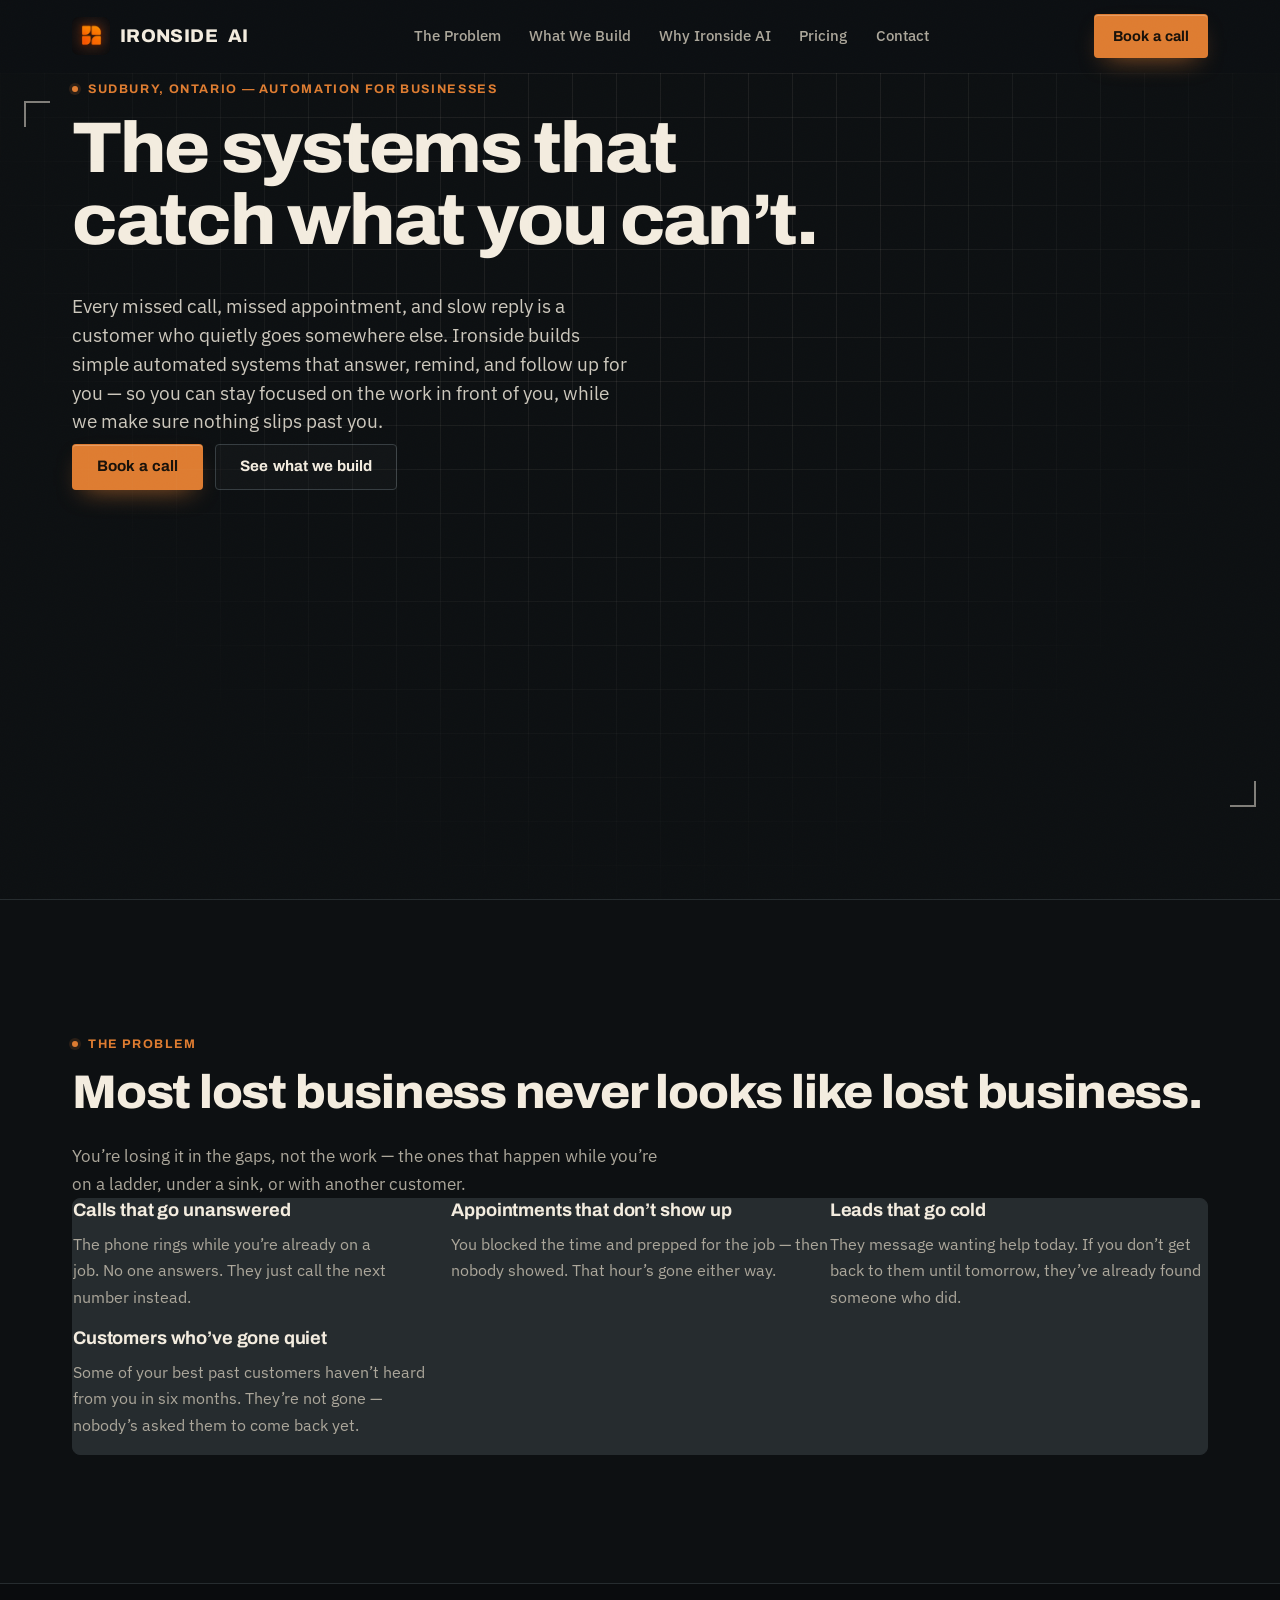
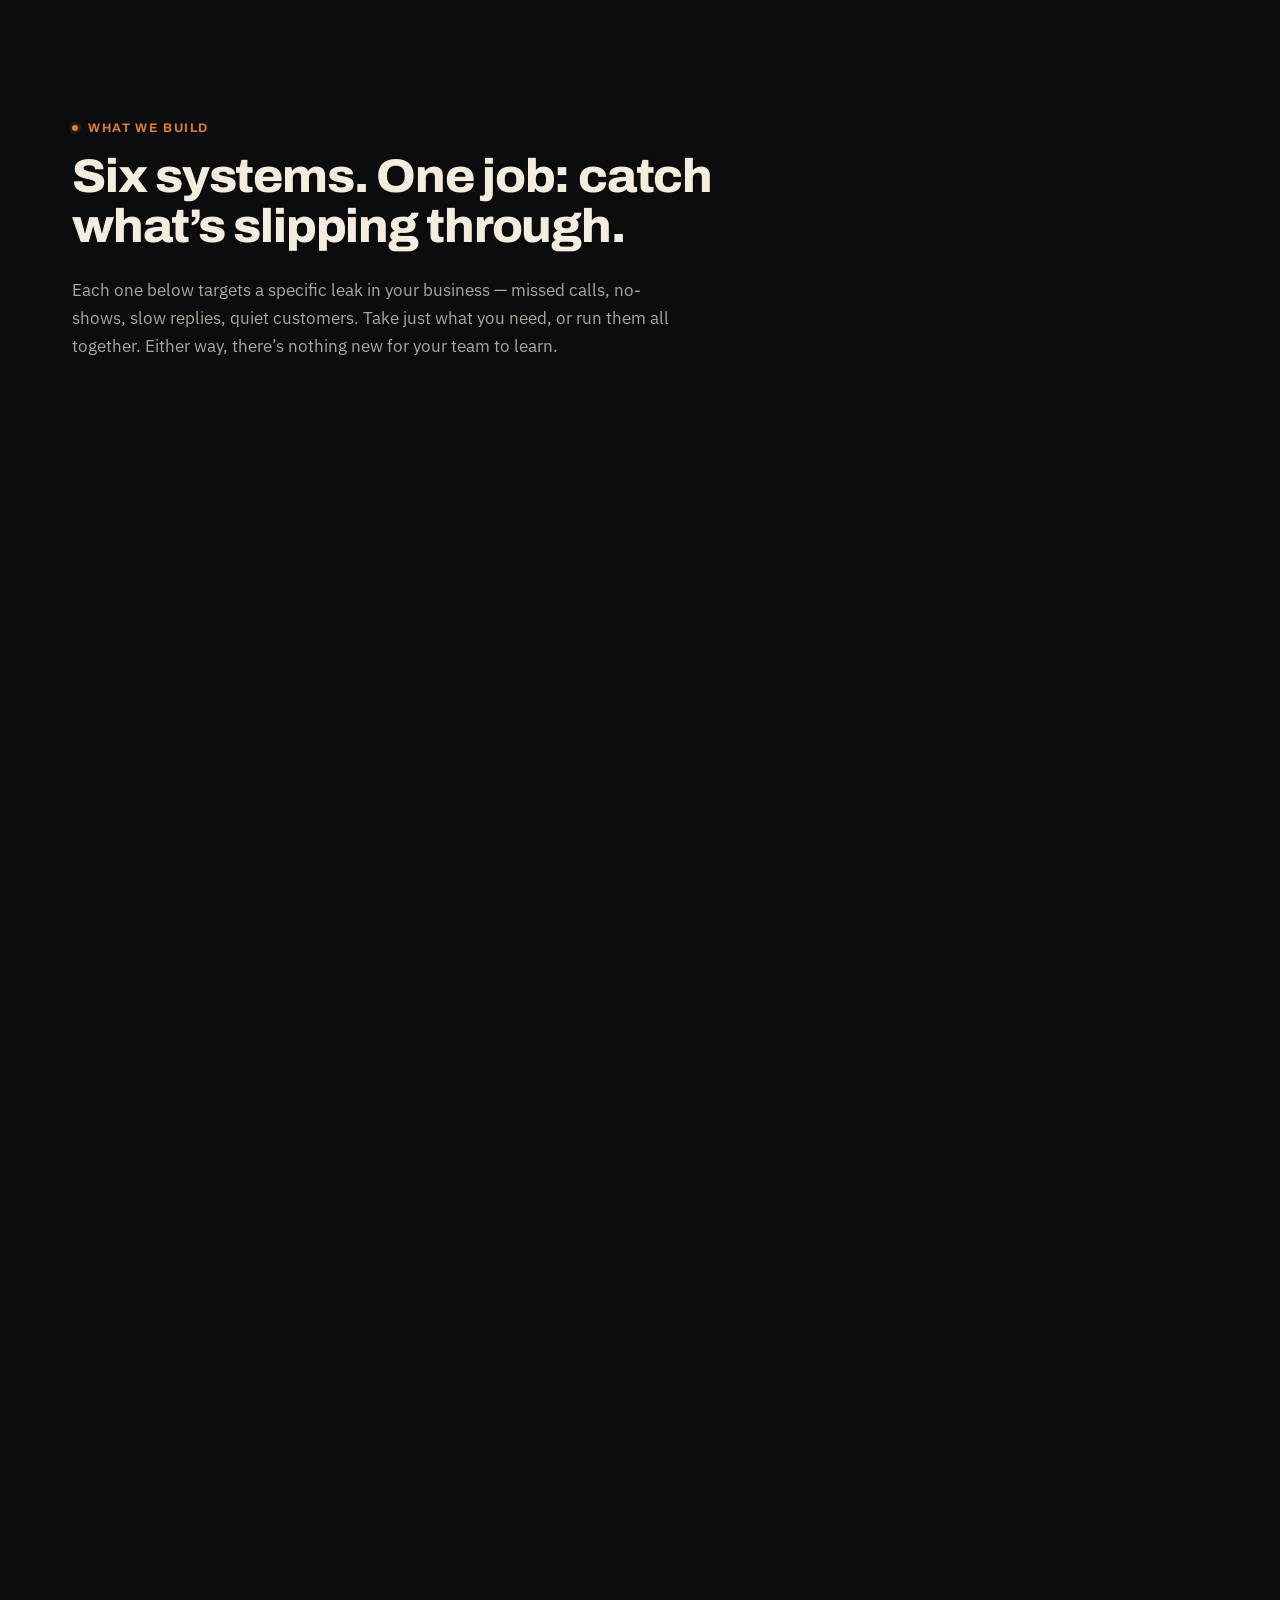
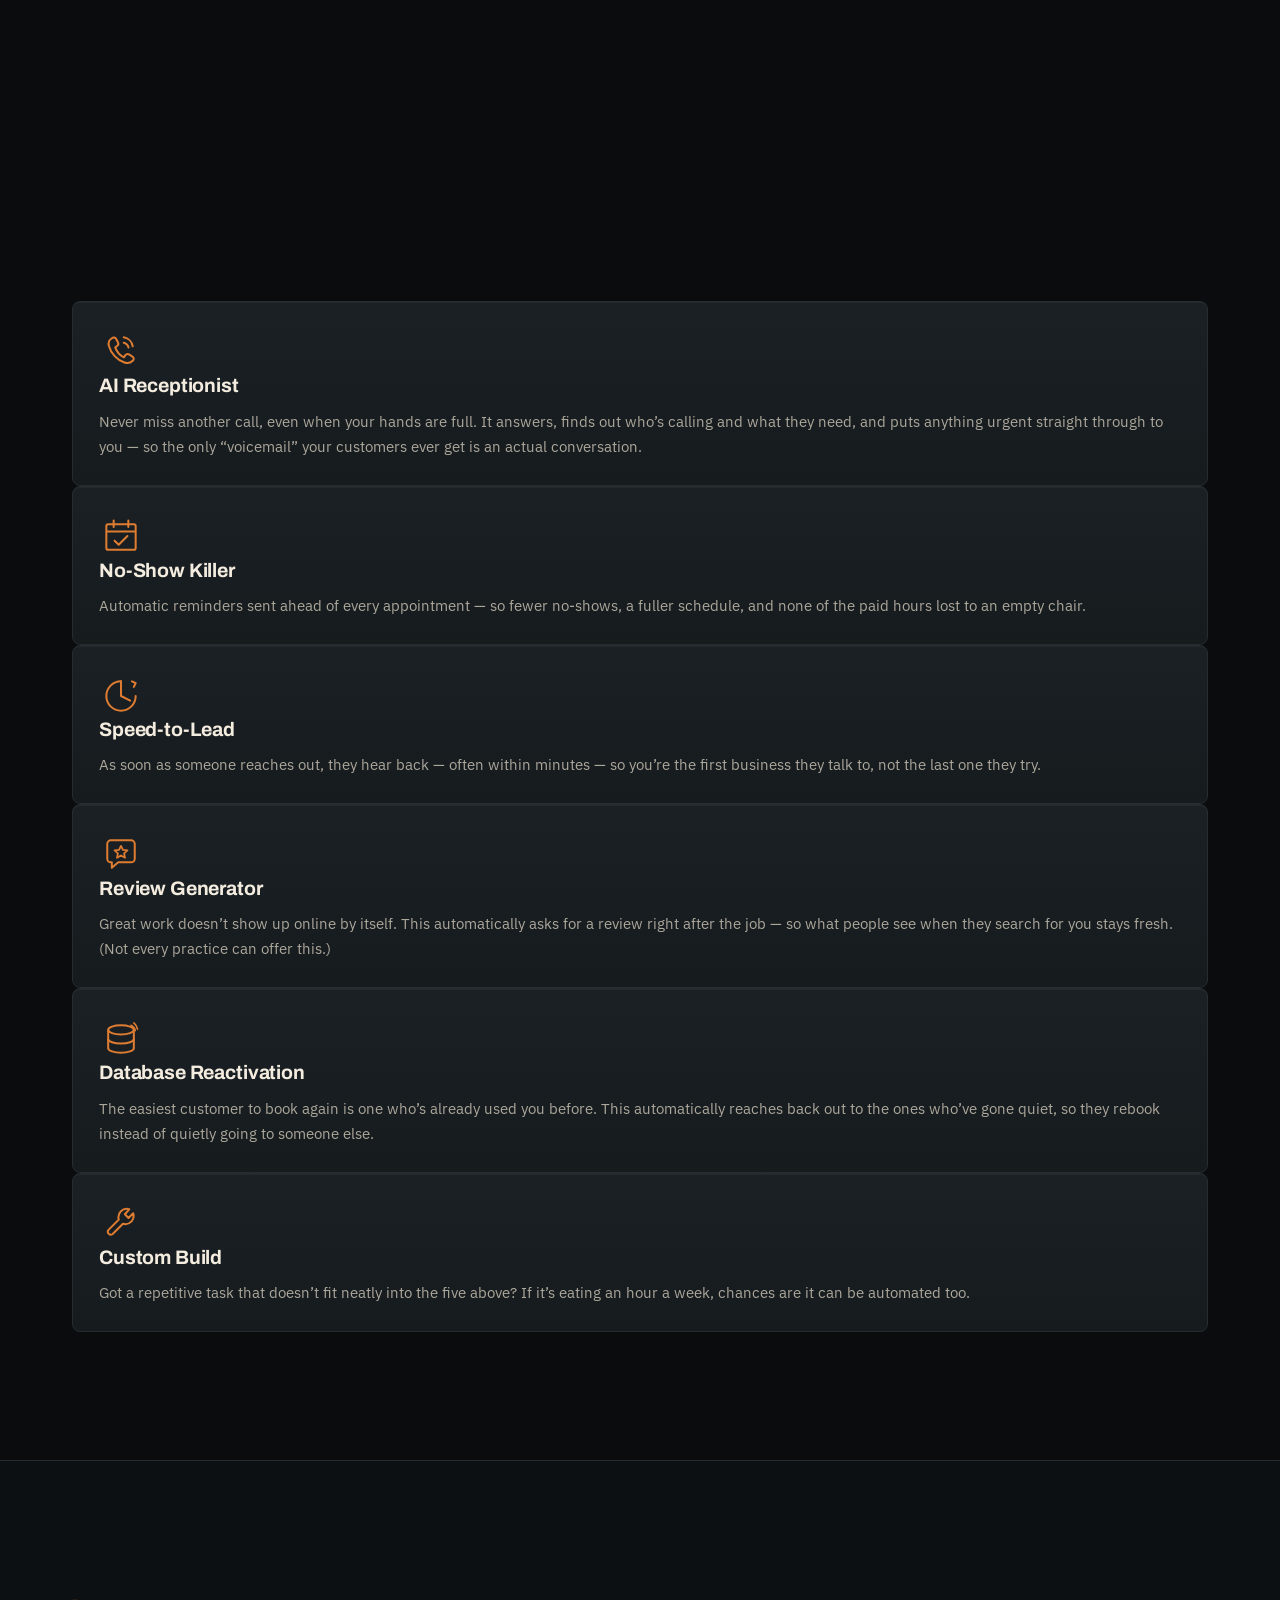
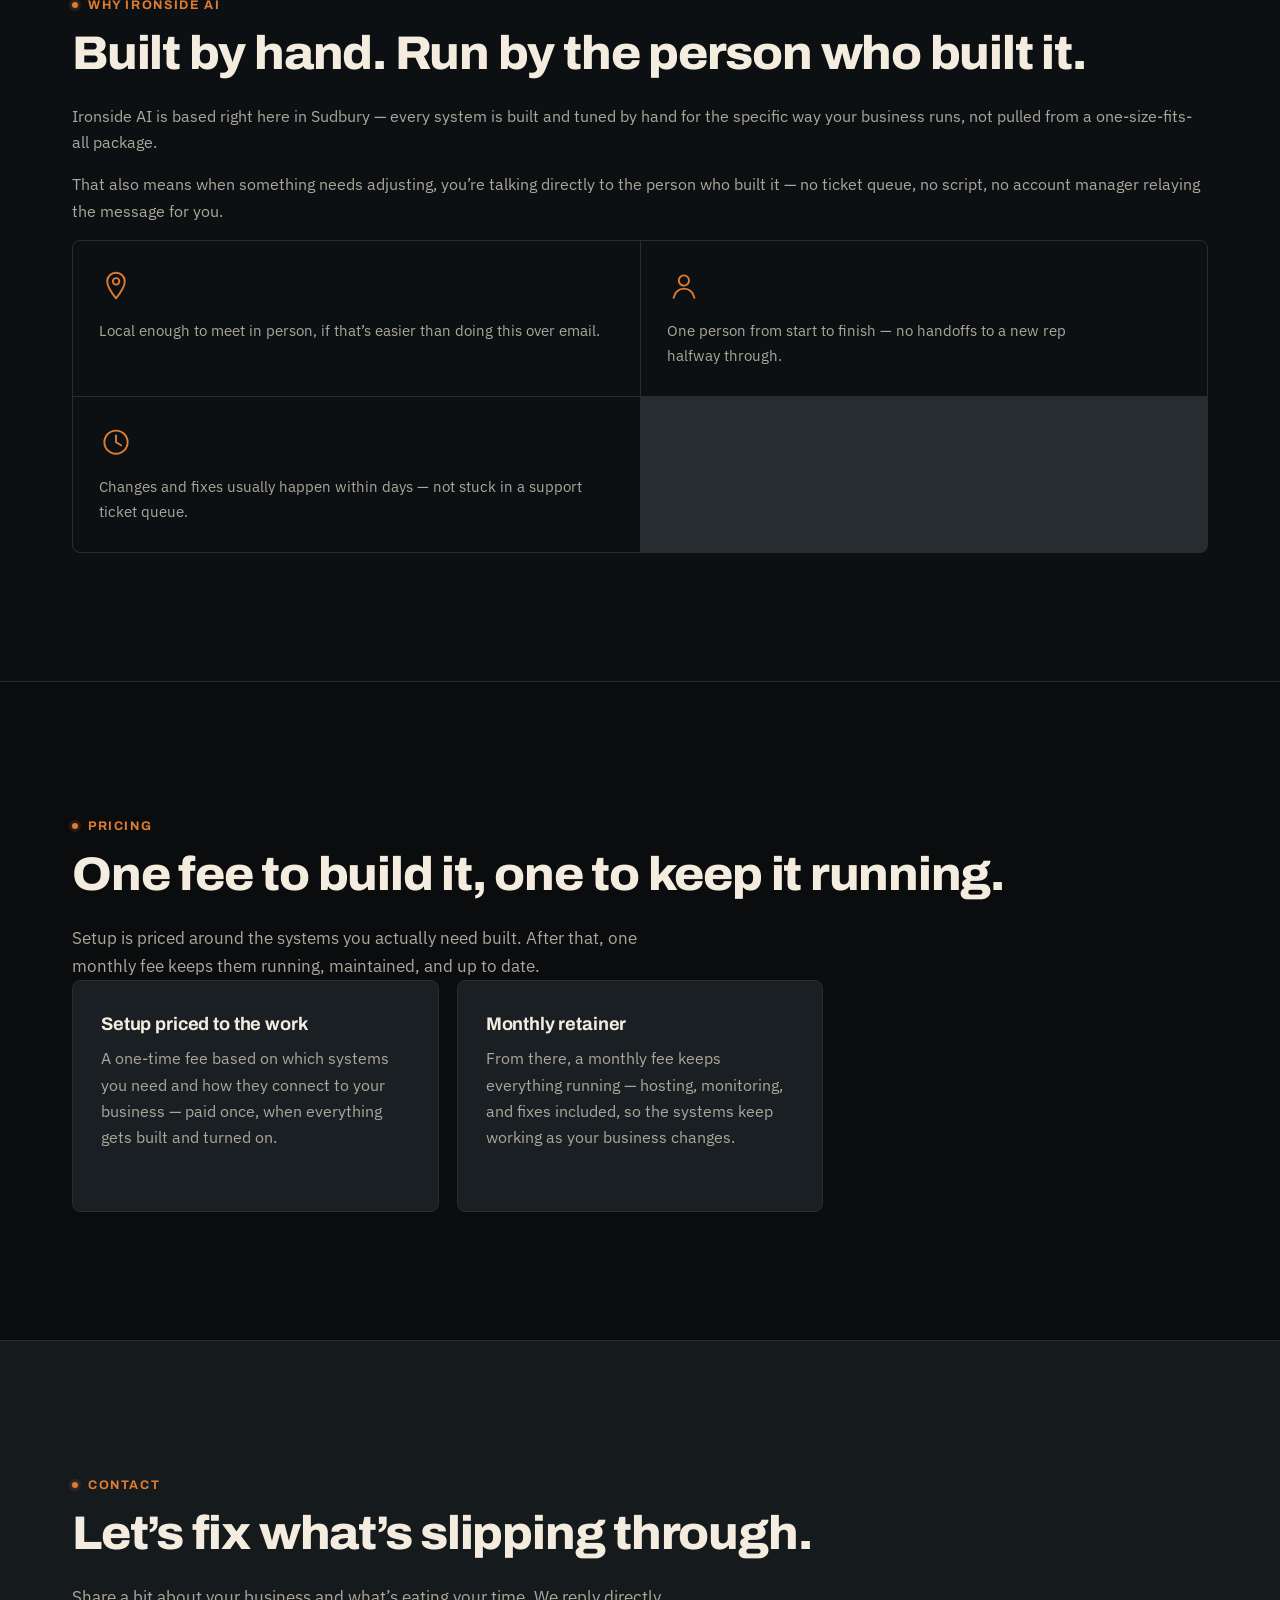
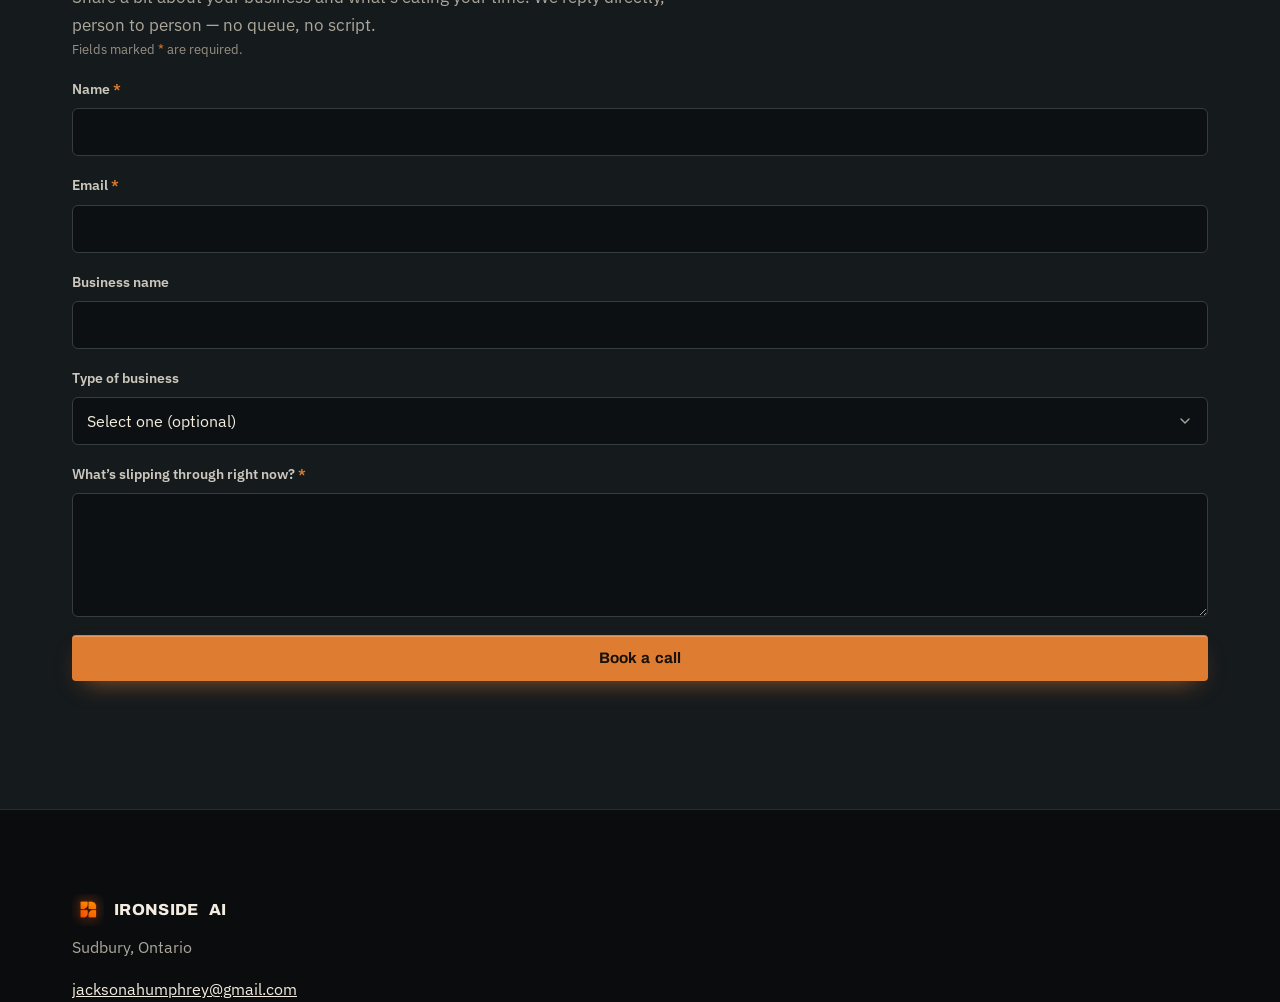
<file: index(7).html>
<!DOCTYPE html>
<html lang="en">
<head>
<meta charset="UTF-8">
<meta name="viewport" content="width=device-width, initial-scale=1.0">
<title>Ironside AI | AI Automation for Service Businesses in Sudbury, Ontario</title>
<meta name="description" content="Ironside AI builds practical AI automation systems for local, owner-operated service businesses in Sudbury, Ontario — missed-call handling, no-show reduction, faster lead response, and review requests.">
<link rel="canonical" href="https://ironside-site.onrender.com/">

<link rel="preconnect" href="https://fonts.googleapis.com">
<link rel="preconnect" href="https://fonts.gstatic.com" crossorigin>
<link href="https://fonts.googleapis.com/css2?family=Archivo:wght@500;700;800&family=IBM+Plex+Sans:wght@400;500;600&display=swap" rel="stylesheet">
<link rel="icon" type="image/png" sizes="32x32" href="favicon-32.png">
<link rel="icon" type="image/png" sizes="64x64" href="favicon-64.png">
<link rel="stylesheet" href="styles.css">
<script type="application/ld+json">
{
  "@context": "https://schema.org",
  "@type": "ProfessionalService",
  "name": "Ironside AI",
  "description": "AI automation systems for local, owner-operated service businesses — missed-call handling, no-show reduction, faster lead response, and review requests.",
  "areaServed": {
    "@type": "City",
    "name": "Greater Sudbury",
    "containedInPlace": {
      "@type": "State",
      "name": "Ontario"
    }
  },
  "address": {
    "@type": "PostalAddress",
    "addressLocality": "Sudbury",
    "addressRegion": "ON",
    "addressCountry": "CA"
  },
  "email": "jacksonahumphrey@gmail.com",
  "url": "https://ironside-site.onrender.com/"
}
</script>
</head>
<body>

<a class="skip-link" href="#main">Skip to content</a>

<header class="site-header">
  <div class="wrap header-inner">
    <a href="#hero" class="wordmark">
      <img src="logo-180.png" alt="Ironside AI logo" class="wordmark-icon">
      IRONSIDE<span>AI</span>
    </a>

    <nav class="main-nav" aria-label="Primary">
      <button class="nav-toggle" id="navToggle" aria-expanded="false" aria-controls="navList">
        <span></span><span></span><span></span>
        <span class="sr-only">Menu</span>
      </button>
      <ul id="navList">
        <li><a href="#problem">The Problem</a></li>
        <li><a href="#build">What We Build</a></li>
        <li><a href="#why">Why Ironside AI</a></li>
        <li><a href="#pricing">Pricing</a></li>
        <li><a href="#contact">Contact</a></li>
      </ul>
    </nav>

    <a href="#contact" class="btn btn-accent nav-cta">Book a call</a>
  </div>
</header>

<main id="main">

  <!-- HERO -->
  <section id="hero" class="hero">
    <div class="blueprint-grid" aria-hidden="true"></div>
    <div class="corner-mark corner-tl" aria-hidden="true"></div>
    <div class="corner-mark corner-br" aria-hidden="true"></div>

    <div class="wrap hero-inner">
      <p class="eyebrow">Sudbury, Ontario &mdash; automation for businesses</p>
      <h1>The systems that catch what you can&rsquo;t.</h1>
      <p class="hero-sub">
        Every missed call, missed appointment, and slow reply is a customer who quietly goes
        somewhere else. Ironside builds simple automated systems that answer, remind, and follow
        up for you &mdash; so you can stay focused on the work in front of you, while we make
        sure nothing slips past you.
      </p>
      <div class="hero-actions">
        <a href="#contact" class="btn btn-accent">Book a call</a>
        <a href="#build" class="btn btn-ghost">See what we build</a>
      </div>
    </div>
  </section>

  <!-- THE PROBLEM -->
  <section id="problem" class="section problem">
    <div class="wrap">
      <p class="eyebrow">The Problem</p>
      <h2>Most lost business never looks like lost business.</h2>
      <p class="section-lede">
        You&rsquo;re losing it in the gaps, not the work &mdash; the ones that happen while
        you&rsquo;re on a ladder, under a sink, or with another customer.
      </p>

      <ul class="pain-list">
        <li>
          <span class="pain-mark" aria-hidden="true"></span>
          <div>
            <h3>Calls that go unanswered</h3>
            <p>The phone rings while you&rsquo;re already on a job. No one answers. They just call the next number instead.</p>
          </div>
        </li>
        <li>
          <span class="pain-mark" aria-hidden="true"></span>
          <div>
            <h3>Appointments that don&rsquo;t show up</h3>
            <p>You blocked the time and prepped for the job &mdash; then nobody showed. That hour&rsquo;s gone either way.</p>
          </div>
        </li>
        <li>
          <span class="pain-mark" aria-hidden="true"></span>
          <div>
            <h3>Leads that go cold</h3>
            <p>They message wanting help today. If you don&rsquo;t get back to them until tomorrow, they&rsquo;ve already found someone who did.</p>
          </div>
        </li>
        <li>
          <span class="pain-mark" aria-hidden="true"></span>
          <div>
            <h3>Customers who&rsquo;ve gone quiet</h3>
            <p>Some of your best past customers haven&rsquo;t heard from you in six months. They&rsquo;re not gone &mdash; nobody&rsquo;s asked them to come back yet.</p>
          </div>
        </li>
      </ul>
    </div>
  </section>

  <!-- WHAT IRONSIDE BUILDS -->
  <section id="build" class="section build">
    <div class="wrap">
      <p class="eyebrow">What We Build</p>
      <h2>Six systems. One job: catch what&rsquo;s slipping through.</h2>
      <p class="section-lede">
        Each one below targets a specific leak in your business &mdash; missed calls, no-shows,
        slow replies, quiet customers. Take just what you need, or run them all together. Either
        way, there&rsquo;s nothing new for your team to learn.
      </p>

      <div class="trunk-wrap">
        <svg class="trunk-line" viewBox="0 0 24 100" preserveAspectRatio="none" aria-hidden="true">
          <line x1="12" y1="0" x2="12" y2="100" />
        </svg>
        <div class="trunk-rail" aria-hidden="true"></div>

        <div class="product-grid">

          <article class="product-card">
            <span class="tap" aria-hidden="true"></span>
            <div class="product-icon" aria-hidden="true">
              <svg viewBox="0 0 48 48" fill="none" xmlns="http://www.w3.org/2000/svg">
                <path d="M14 9c1.5-1.3 3.6-1.3 4.6.6l2.1 4c.7 1.3.3 3-1 3.9l-2 1.4c1.6 4.6 5.1 8.7 9.4 10.9l1.7-2.3c.9-1.2 2.6-1.6 3.9-.8l3.8 2.4c1.8 1.1 1.7 3.2.3 4.5-2.4 2.3-5.7 3.1-9.1 1.9-8-2.8-14.6-9.9-16.9-18.1-.9-3.4.2-6.6 3.2-8.4Z" stroke="currentColor" stroke-width="2.2" stroke-linejoin="round"/>
                <path d="M27 8c5 .8 9 4.8 9.8 9.8" stroke="currentColor" stroke-width="2.2" stroke-linecap="round"/>
                <path d="M27 14c2.6.6 4.6 2.6 5.2 5.2" stroke="currentColor" stroke-width="2.2" stroke-linecap="round"/>
              </svg>
            </div>
            <h3>AI Receptionist</h3>
            <p>
              Never miss another call, even when your hands are full. It answers, finds out
              who&rsquo;s calling and what they need, and puts anything urgent straight through to
              you &mdash; so the only &ldquo;voicemail&rdquo; your customers ever get is an actual
              conversation.
            </p>
          </article>

          <article class="product-card">
            <span class="tap" aria-hidden="true"></span>
            <div class="product-icon" aria-hidden="true">
              <svg viewBox="0 0 48 48" fill="none" xmlns="http://www.w3.org/2000/svg">
                <rect x="8" y="10" width="32" height="28" rx="2" stroke="currentColor" stroke-width="2.2"/>
                <path d="M8 18h32" stroke="currentColor" stroke-width="2.2"/>
                <path d="M16 6v7M32 6v7" stroke="currentColor" stroke-width="2.2" stroke-linecap="round"/>
                <path d="M17 28l4.5 4.5L31 23" stroke="currentColor" stroke-width="2.2" stroke-linecap="round" stroke-linejoin="round"/>
              </svg>
            </div>
            <h3>No&#8209;Show Killer</h3>
            <p>
              Automatic reminders sent ahead of every appointment &mdash; so fewer no-shows, a
              fuller schedule, and none of the paid hours lost to an empty chair.
            </p>
          </article>

          <article class="product-card">
            <span class="tap" aria-hidden="true"></span>
            <div class="product-icon" aria-hidden="true">
              <svg viewBox="0 0 48 48" fill="none" xmlns="http://www.w3.org/2000/svg">
                <path d="M24 8a16 16 0 1 0 16 16" stroke="currentColor" stroke-width="2.2" stroke-linecap="round"/>
                <path d="M24 8v16l10 5" stroke="currentColor" stroke-width="2.2" stroke-linecap="round" stroke-linejoin="round"/>
                <path d="M36 8l4 2-2 4" stroke="currentColor" stroke-width="2.2" stroke-linecap="round" stroke-linejoin="round"/>
              </svg>
            </div>
            <h3>Speed&#8209;to&#8209;Lead</h3>
            <p>
              As soon as someone reaches out, they hear back &mdash; often within minutes &mdash;
              so you&rsquo;re the first business they talk to, not the last one they try.
            </p>
          </article>

          <article class="product-card">
            <span class="tap" aria-hidden="true"></span>
            <div class="product-icon" aria-hidden="true">
              <svg viewBox="0 0 48 48" fill="none" xmlns="http://www.w3.org/2000/svg">
                <path d="M9 12c0-2.2 1.8-4 4-4h22c2.2 0 4 1.8 4 4v16c0 2.2-1.8 4-4 4H21l-7 6v-6h-1c-2.2 0-4-1.8-4-4Z" stroke="currentColor" stroke-width="2.2" stroke-linejoin="round"/>
                <path d="M24 14l2.1 4.4 4.9.6-3.6 3.3.9 4.7-4.3-2.4-4.3 2.4.9-4.7-3.6-3.3 4.9-.6Z" stroke="currentColor" stroke-width="2" stroke-linejoin="round"/>
              </svg>
            </div>
            <h3>Review Generator</h3>
            <p>
              Great work doesn&rsquo;t show up online by itself. This automatically asks for a
              review right after the job &mdash; so what people see when they search for you
              stays fresh. (Not every practice can offer this.)
            </p>
          </article>

          <article class="product-card">
            <span class="tap" aria-hidden="true"></span>
            <div class="product-icon" aria-hidden="true">
              <svg viewBox="0 0 48 48" fill="none" xmlns="http://www.w3.org/2000/svg">
                <path d="M10 14c0-2.8 6.3-5 14-5s14 2.2 14 5-6.3 5-14 5-14-2.2-14-5Z" stroke="currentColor" stroke-width="2.2"/>
                <path d="M10 14v20c0 2.8 6.3 5 14 5s14-2.2 14-5V14" stroke="currentColor" stroke-width="2.2"/>
                <path d="M10 24c0 2.8 6.3 5 14 5s14-2.2 14-5" stroke="currentColor" stroke-width="2.2"/>
                <path d="M35 9c2.5 1.5 4.5 3.6 4.5 6" stroke="currentColor" stroke-width="1.8" stroke-linecap="round"/>
                <path d="M38 6.5c2 1.7 3.6 4 4 6.8" stroke="currentColor" stroke-width="1.8" stroke-linecap="round"/>
              </svg>
            </div>
            <h3>Database Reactivation</h3>
            <p>
              The easiest customer to book again is one who&rsquo;s already used you before. This
              automatically reaches back out to the ones who&rsquo;ve gone quiet, so they rebook
              instead of quietly going to someone else.
            </p>
          </article>

          <article class="product-card">
            <span class="tap" aria-hidden="true"></span>
            <div class="product-icon" aria-hidden="true">
              <svg viewBox="0 0 48 48" fill="none" xmlns="http://www.w3.org/2000/svg">
                <path d="M33 8a9 9 0 0 0-11.4 11.2L10.4 30.4a3.2 3.2 0 0 0 4.5 4.5L26.1 23.7A9 9 0 0 0 37.3 12.3l-5.1 5.1-4-4Z" stroke="currentColor" stroke-width="2.2" stroke-linejoin="round" stroke-linecap="round"/>
              </svg>
            </div>
            <h3>Custom Build</h3>
            <p>
              Got a repetitive task that doesn&rsquo;t fit neatly into the five above? If
              it&rsquo;s eating an hour a week, chances are it can be automated too.
            </p>
          </article>

        </div>
      </div>
    </div>
  </section>

  <!-- WHY IRONSIDE -->
  <section id="why" class="section why">
    <div class="wrap why-inner">
      <p class="eyebrow">Why Ironside AI</p>
      <h2>Built by hand. Run by the person who built it.</h2>
      <p>
        Ironside AI is based right here in Sudbury &mdash; every system is built and tuned by
        hand for the specific way your business runs, not pulled from a one-size-fits-all
        package.
      </p>
      <p>
        That also means when something needs adjusting, you&rsquo;re talking directly to the
        person who built it &mdash; no ticket queue, no script, no account manager relaying the
        message for you.
      </p>

      <div class="why-points">
        <div class="why-point">
          <div class="why-icon" aria-hidden="true">
            <svg viewBox="0 0 36 36" fill="none" xmlns="http://www.w3.org/2000/svg">
              <path d="M18 4c-5.2 0-9.3 3.9-9.3 9 0 6.7 9.3 18 9.3 18s9.3-11.3 9.3-18c0-5.1-4.1-9-9.3-9Z" stroke="currentColor" stroke-width="2" stroke-linejoin="round"/>
              <path d="M14.7 13a3.4 3.4 0 1 0 6.8.2 3.4 3.4 0 0 0-6.8-.2Z" stroke="currentColor" stroke-width="2"/>
            </svg>
          </div>
          <p>Local enough to meet in person, if that&rsquo;s easier than doing this over email.</p>
        </div>
        <div class="why-point">
          <div class="why-icon" aria-hidden="true">
            <svg viewBox="0 0 36 36" fill="none" xmlns="http://www.w3.org/2000/svg">
              <path d="M18 17.6a5.4 5.4 0 1 0-.2-10.8 5.4 5.4 0 0 0 .2 10.8Z" stroke="currentColor" stroke-width="2"/>
              <path d="M7 30.5c1-6.3 5.9-9.7 11-9.7s10 3.4 11 9.7" stroke="currentColor" stroke-width="2" stroke-linecap="round"/>
            </svg>
          </div>
          <p>One person from start to finish &mdash; no handoffs to a new rep halfway through.</p>
        </div>
        <div class="why-point">
          <div class="why-icon" aria-hidden="true">
            <svg viewBox="0 0 36 36" fill="none" xmlns="http://www.w3.org/2000/svg">
              <path d="M18 30.5a12.3 12.3 0 1 0 0-24.6 12.3 12.3 0 0 0 0 24.6Z" stroke="currentColor" stroke-width="2"/>
              <path d="M18 11v7.3l5.4 3.1" stroke="currentColor" stroke-width="2" stroke-linecap="round" stroke-linejoin="round"/>
            </svg>
          </div>
          <p>Changes and fixes usually happen within days &mdash; not stuck in a support ticket queue.</p>
        </div>
      </div>
    </div>
  </section>

  <!-- PRICING -->
  <section id="pricing" class="section pricing">
    <div class="wrap">
      <p class="eyebrow">Pricing</p>
      <h2>One fee to build it, one to keep it running.</h2>
      <p class="section-lede">
        Setup is priced around the systems you actually need built. After that, one monthly fee
        keeps them running, maintained, and up to date.
      </p>

      <div class="pricing-grid">
        <div class="pricing-card">
          <h3>Setup priced to the work</h3>
          <p>
            A one-time fee based on which systems you need and how they connect to your business
            &mdash; paid once, when everything gets built and turned on.
          </p>
          <p class="pricing-note"><!-- TODO: add setup fee range once finalized --></p>
        </div>
        <div class="pricing-card">
          <h3>Monthly retainer</h3>
          <p>
            From there, a monthly fee keeps everything running &mdash; hosting, monitoring, and
            fixes included, so the systems keep working as your business changes.
          </p>
          <p class="pricing-note"><!-- TODO: add monthly retainer range once finalized --></p>
        </div>
      </div>
    </div>
  </section>

  <!-- CONTACT -->
  <section id="contact" class="section contact">
    <div class="wrap contact-inner">
      <p class="eyebrow">Contact</p>
      <h2>Let&rsquo;s fix what&rsquo;s slipping through.</h2>
      <p class="section-lede">
        Share a bit about your business and what&rsquo;s eating your time. We reply directly,
        person to person &mdash; no queue, no script.
      </p>

      <!--
        TODO before launch:
        1. Replace the form "action" URL below with your real Formspree (or similar) endpoint.
        2. Replace the visible contact email further down with your real business email.
        3. Submit one real test entry after deploying and confirm it lands in your inbox.
      -->
      <form class="contact-form" action="https://formspree.io/f/mnjebbeg" method="POST">
        <p class="form-required-note">Fields marked <span class="req">*</span> are required.</p>

        <div class="field">
          <label for="name">Name <span class="req">*</span></label>
          <input type="text" id="name" name="name" required autocomplete="name">
        </div>

        <div class="field">
          <label for="email">Email <span class="req">*</span></label>
          <input type="email" id="email" name="email" required autocomplete="email">
        </div>

        <div class="field">
          <label for="business">Business name</label>
          <input type="text" id="business" name="business" autocomplete="organization">
        </div>

        <div class="field">
          <label for="type">Type of business</label>
          <select id="type" name="business_type">
            <option value="">Select one (optional)</option>
            <option value="trades">Trades (HVAC, plumbing, electrical)</option>
            <option value="dental_chiro">Dental / chiropractic</option>
            <option value="professional">Professional practice</option>
            <option value="restaurant">Restaurant</option>
            <option value="home_services">Other home services</option>
            <option value="other">Other</option>
          </select>
        </div>

        <div class="field">
          <label for="message">What&rsquo;s slipping through right now? <span class="req">*</span></label>
          <textarea id="message" name="message" rows="4" required></textarea>
        </div>

        <button type="submit" class="btn btn-accent">Book a call</button>
      </form>
    </div>
  </section>

</main>

<footer class="site-footer">
  <div class="wrap footer-inner">
    <div>
      <a href="#hero" class="wordmark small">
        <img src="logo-180.png" alt="Ironside AI logo" class="wordmark-icon">
        IRONSIDE<span>AI</span>
      </a>
      <p>Sudbury, Ontario</p>
    </div>
    <div class="footer-contact">
      <!-- TODO: replace with your real business email before launch -->
      <a href="mailto:jacksonahumphrey@gmail.com">jacksonahumphrey@gmail.com</a>
    </div>
  </div>
</footer>

<script src="script.js"></script>
</body>
</html>
</file>
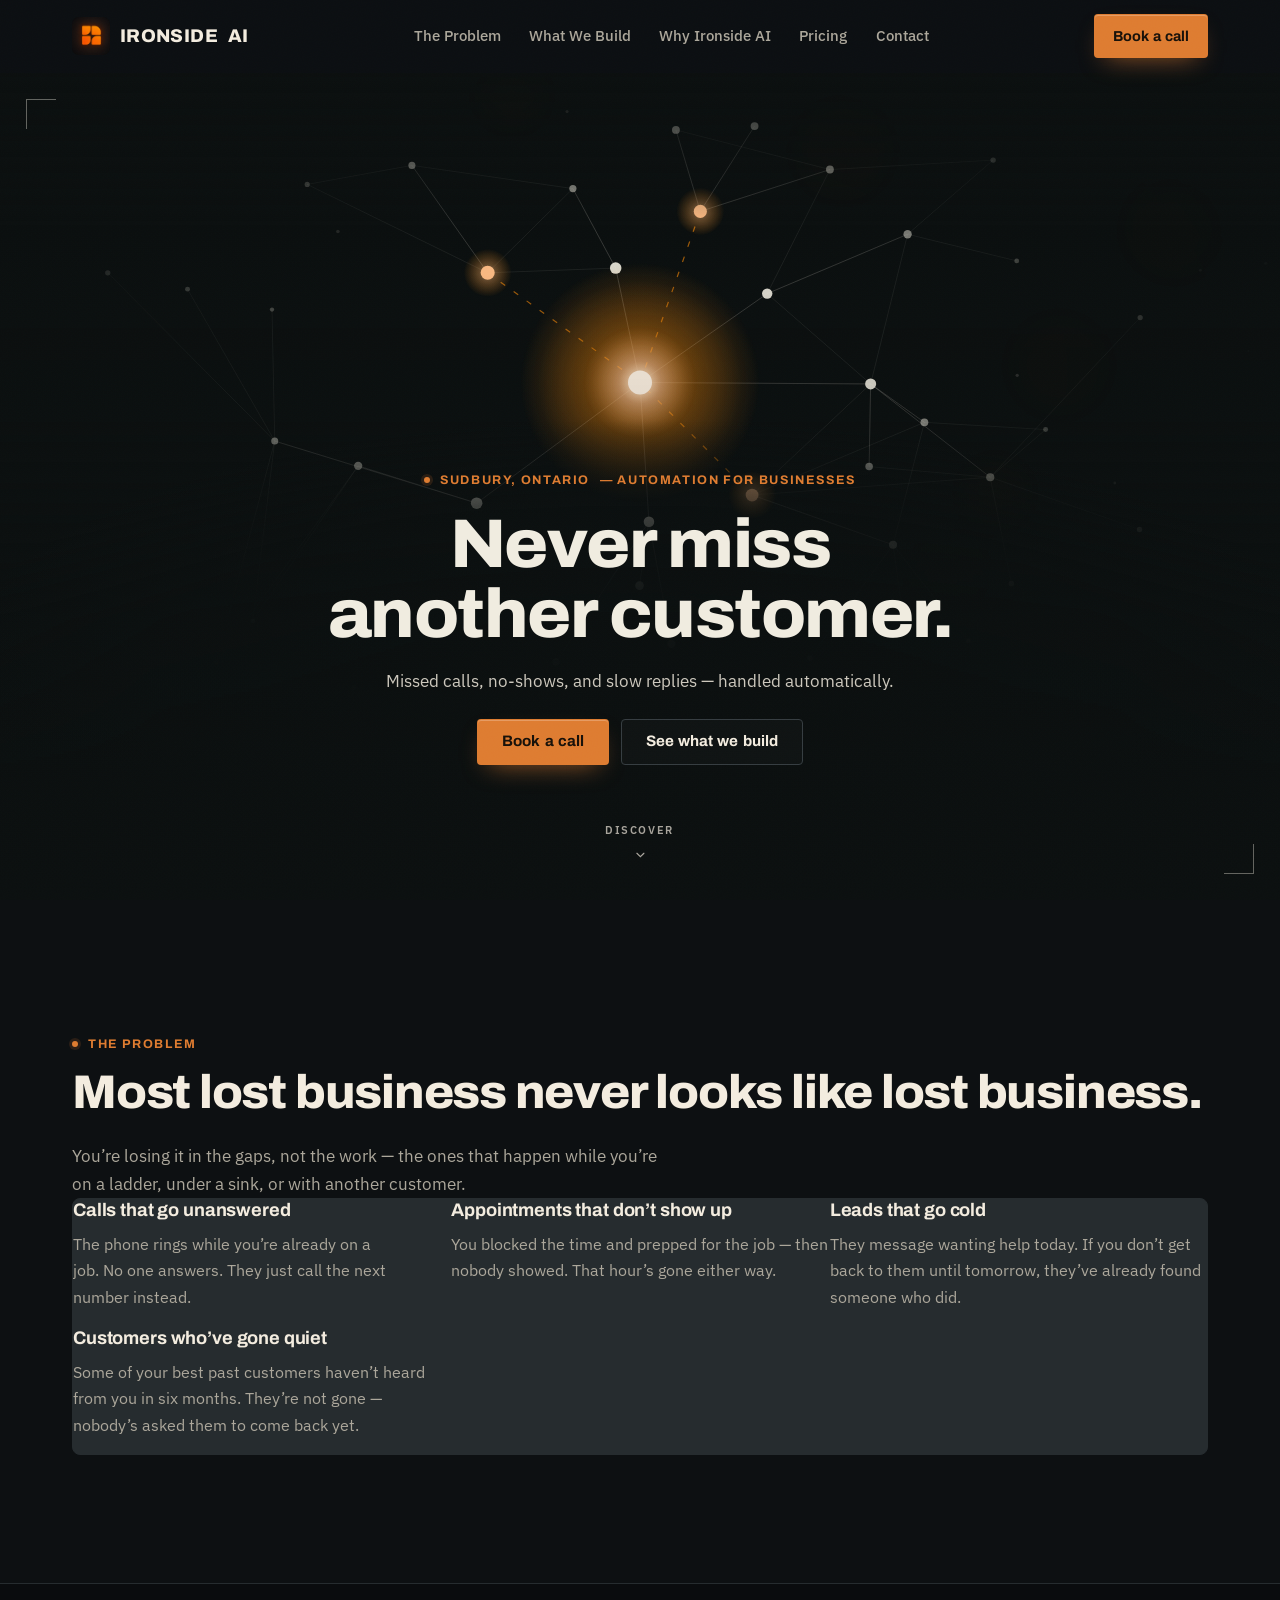
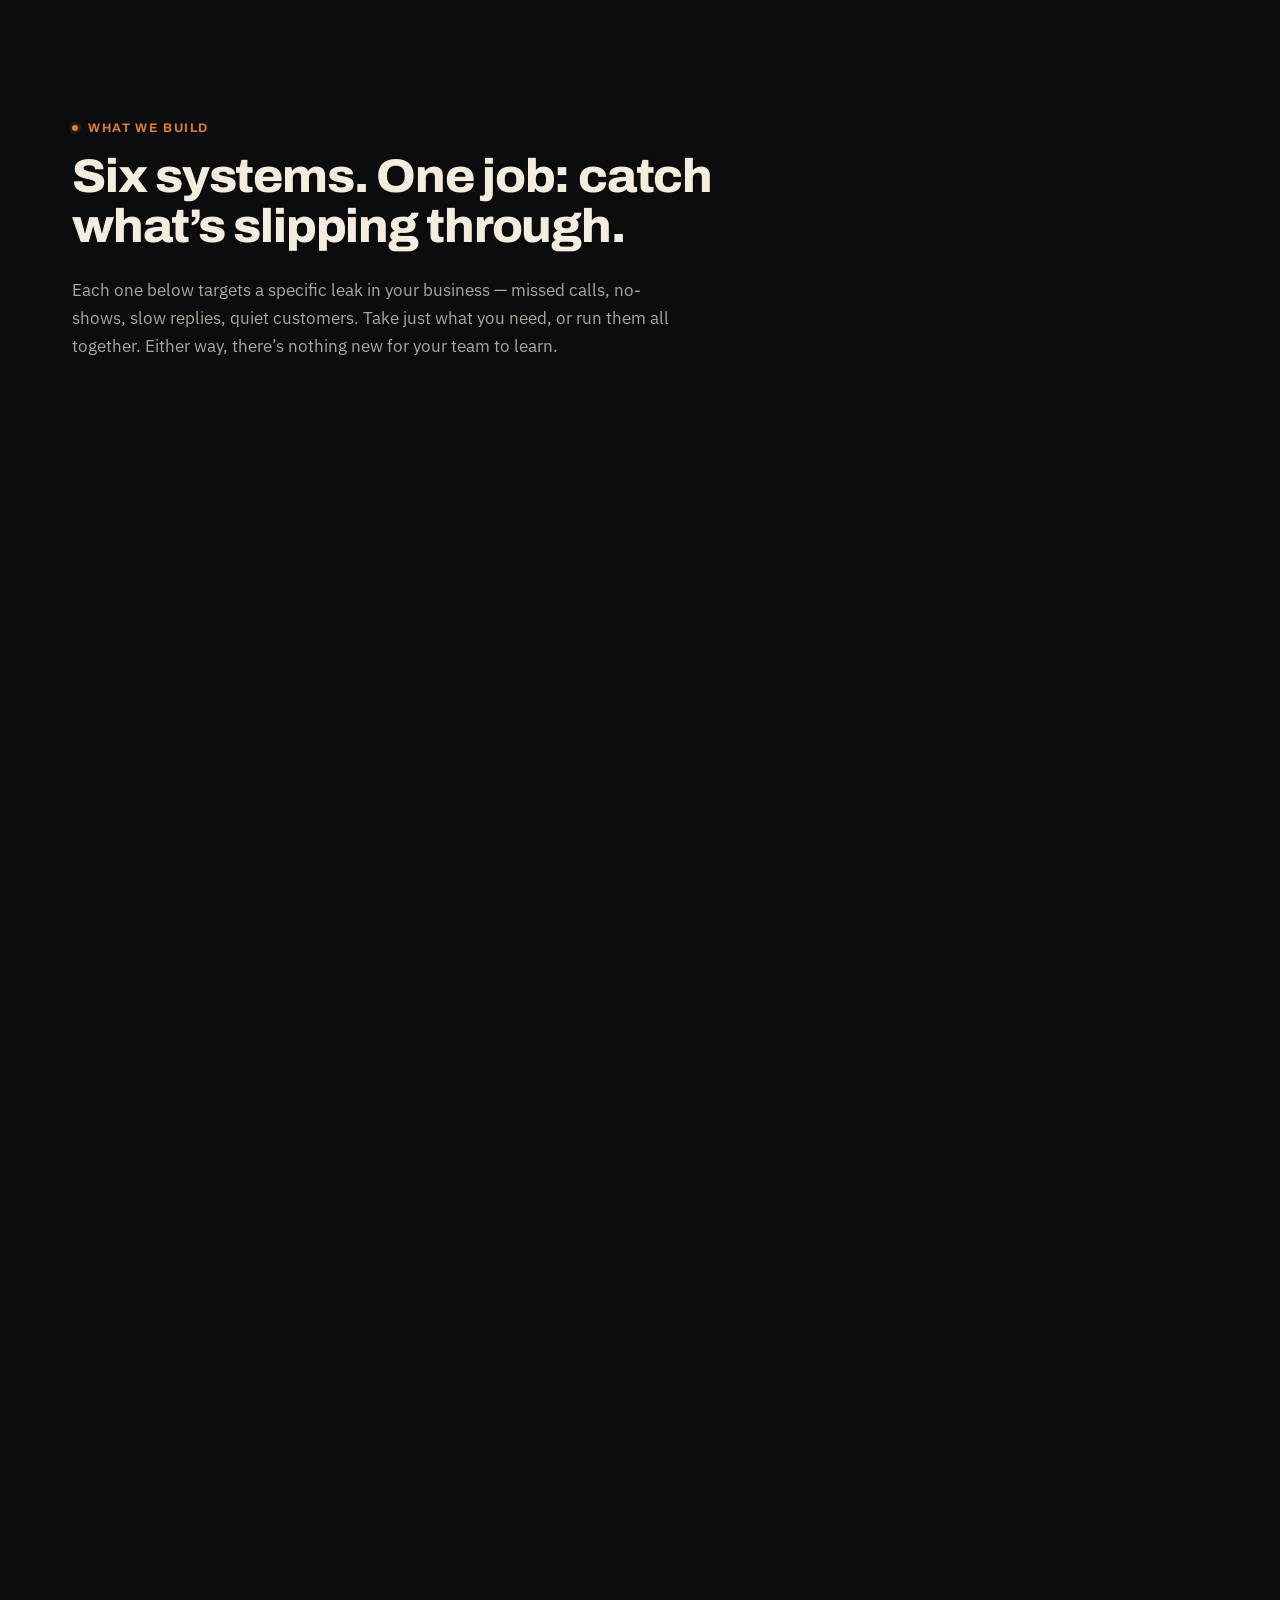
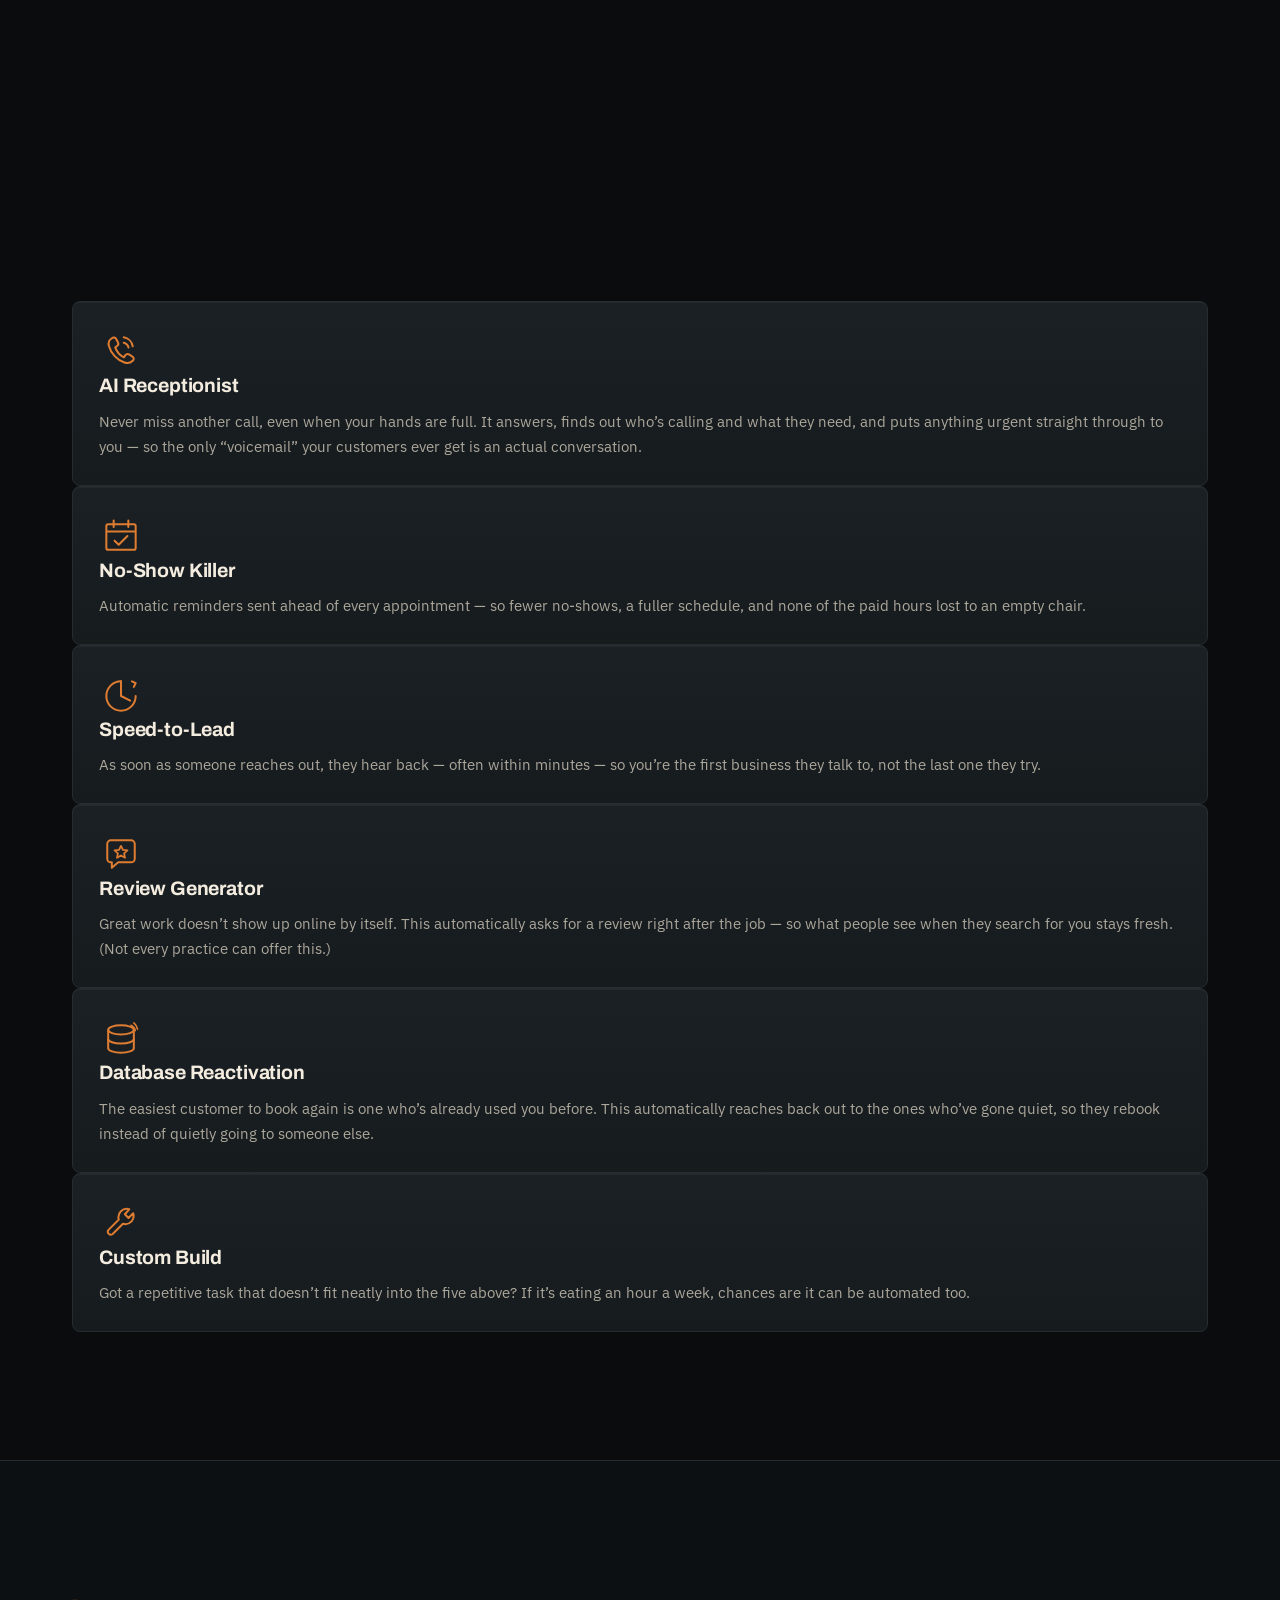
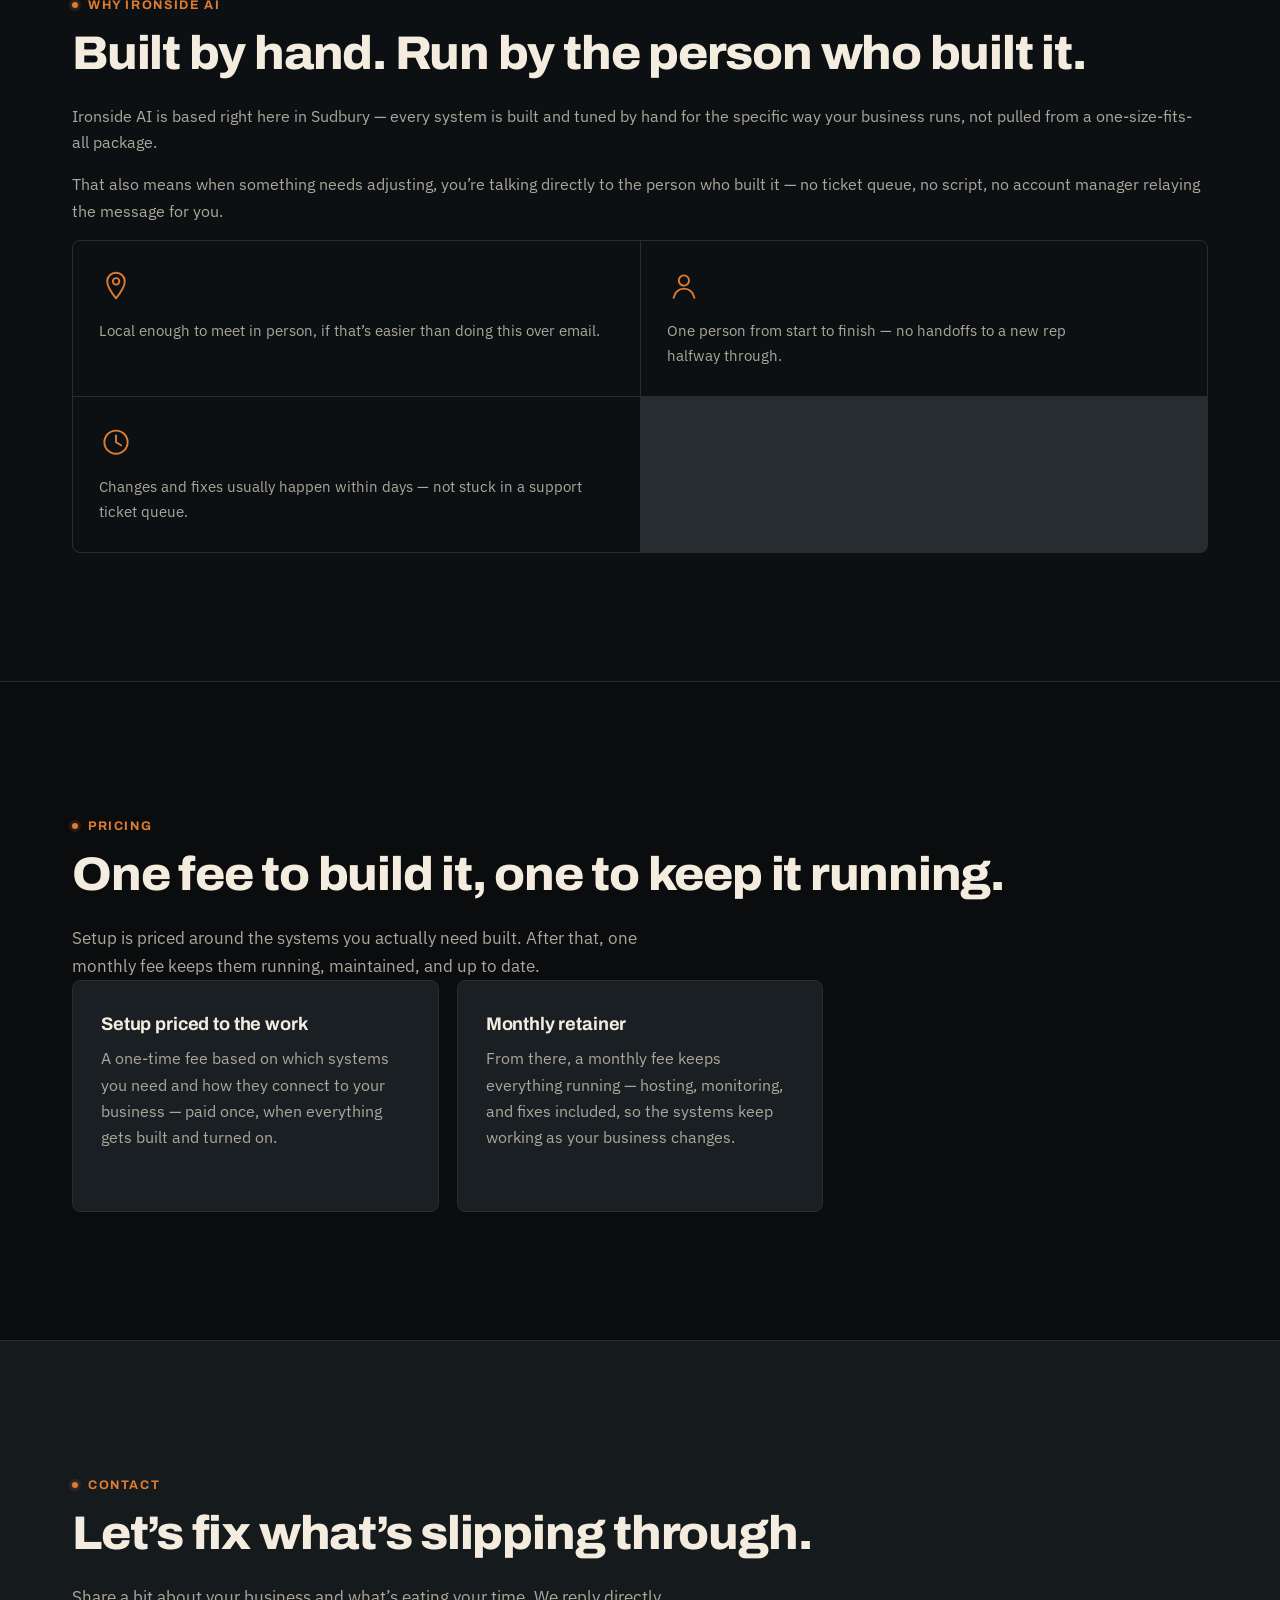
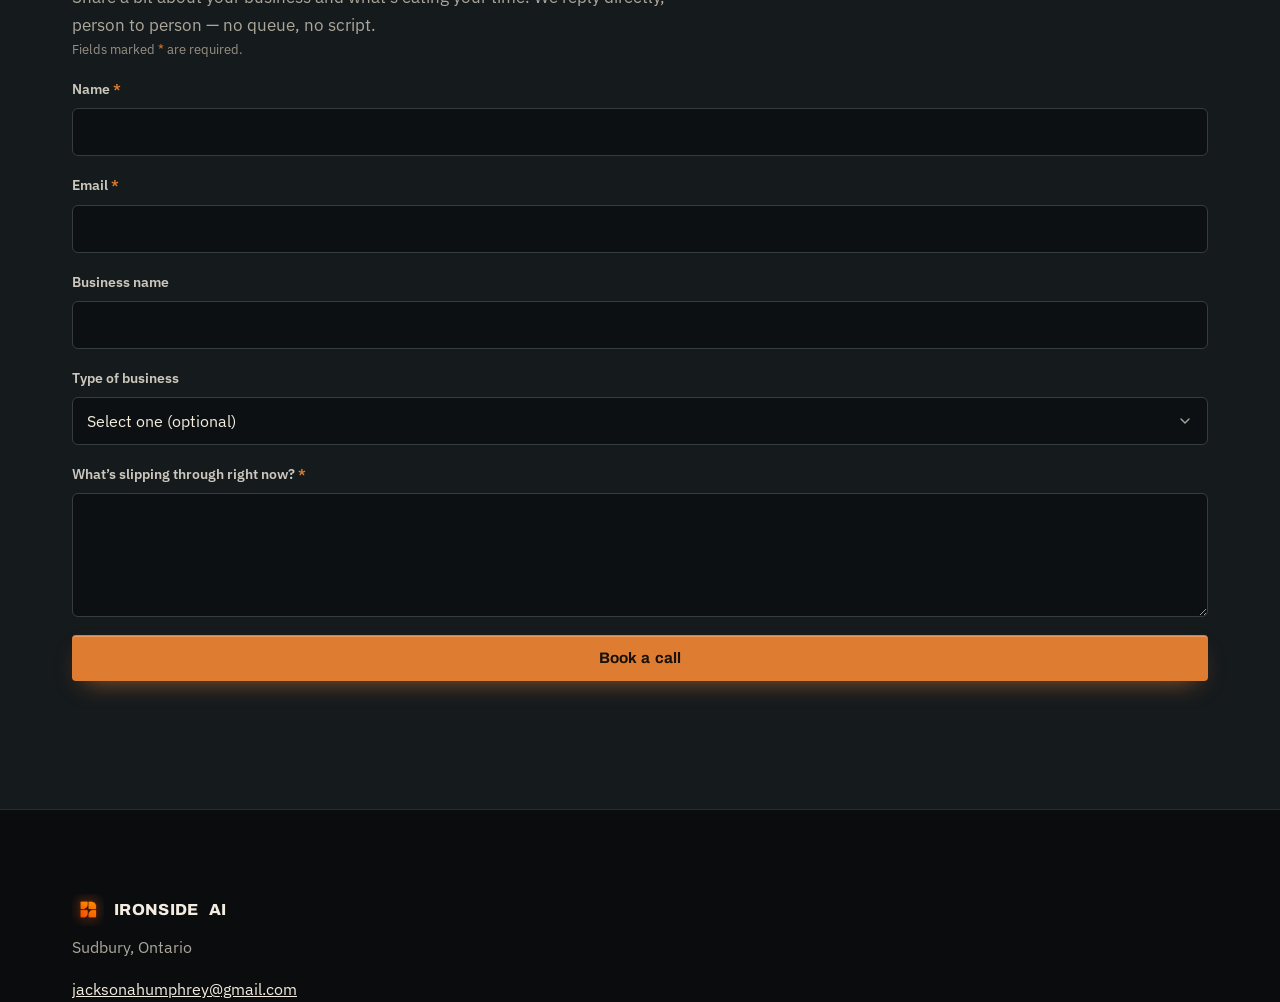
<file: index-2.html>
<!DOCTYPE html>
<html lang="en">
<head>
<meta charset="UTF-8">
<meta name="viewport" content="width=device-width, initial-scale=1.0">
<title>Ironside AI | AI Automation for Service Businesses in Sudbury, Ontario</title>
<meta name="description" content="Ironside AI builds practical AI automation systems for local, owner-operated service businesses in Sudbury, Ontario — missed-call handling, no-show reduction, faster lead response, and review requests.">
<link rel="canonical" href="https://ironside-site.onrender.com/">

<link rel="preconnect" href="https://fonts.googleapis.com">
<link rel="preconnect" href="https://fonts.gstatic.com" crossorigin>
<link href="https://fonts.googleapis.com/css2?family=Archivo:wght@500;700;800&family=IBM+Plex+Sans:wght@400;500;600&display=swap" rel="stylesheet">
<link rel="icon" type="image/png" sizes="32x32" href="favicon-32.png">
<link rel="icon" type="image/png" sizes="64x64" href="favicon-64.png">
<link rel="stylesheet" href="styles.css">

<!-- ===== hero styles (scoped: every class is prefixed ih-) ===== -->
<style>
/* =========================================================================
   IRONSIDE AI — hero section
   ---------------------------------------------------------------------
   Every class here is prefixed `ih-` so nothing can collide with your
   existing styles.css (which already owns .hero, .btn, .eyebrow, .wrap).
   Your header, nav, buttons and fonts are untouched — this file only
   styles the hero block itself.

   These styles are already inlined in index.html, so you do NOT need to
   upload this file. It's here in case you'd rather move them into
   styles.css later — if you do, delete the <style> block from index.html.
   ========================================================================= */

.ih-hero {
  --ih-ink:    #0c1010;   /* hero background                         */
  --ih-paper:  #f0ece0;   /* headline                                */
  --ih-muted:  #cdc8bd;   /* sub-headline                            */
  --ih-glow:   #fb8b0a;   /* live highlights, taken from your logo   */

  position: relative;
  /* one clean screen: full viewport minus your site header, which sits
     above this section. --ih-header-h is measured at runtime (see the
     script at the bottom of index.html) and is 0 if the header is fixed. */
  min-height: calc(100vh  - var(--ih-header-h, 0px));
  min-height: calc(100svh - var(--ih-header-h, 0px));
  display: flex;
  flex-direction: column;
  justify-content: flex-end;
  overflow: hidden;
  background: var(--ih-ink);
  isolation: isolate;
}

.ih-hero *, .ih-hero *::before, .ih-hero *::after { box-sizing: border-box; }

/* --- the network field --------------------------------------------------- */

.ih-field {
  position: absolute;
  inset: 0;
  z-index: 0;
  animation: ih-fade 1.4s ease .1s both;
  /* fades the network out toward the edges so no line dangles into a corner */
  -webkit-mask-image: radial-gradient(ellipse 57% 55% at 50% 36%,
                       #000 32%, rgba(0,0,0,.55) 64%, transparent 94%);
          mask-image: radial-gradient(ellipse 57% 55% at 50% 36%,
                       #000 32%, rgba(0,0,0,.55) 64%, transparent 94%);
}

.ih-layer {
  position: absolute;
  inset: 0;
  width: 100%;
  height: 100%;
  transform: translate3d(
    calc(var(--mx, 0) * var(--depth) * 1px),
    calc(var(--my, 0) * var(--depth) * 1px), 0);
  transition: transform .6s cubic-bezier(.2,.7,.3,1);
  will-change: transform;
}
.ih-layer--far  { --depth:  7; }
.ih-layer--net  { --depth: 16; }
.ih-layer--near { --depth: 30; filter: blur(14px); opacity: .40; }

/* graph ink */
.ih-edges      line { stroke: rgba(240,236,224,0.20);  stroke-width: 1.15; }
.ih-edges-weak line { stroke: rgba(240,236,224,0.095); stroke-width: 1; }
.ih-edges-live line { stroke: rgba(251,139,10,0.62);   stroke-width: 1.5; }

.ih-n1 circle    { fill: var(--ih-paper); opacity: .92; }
.ih-n2 circle    { fill: var(--ih-paper); opacity: .60; }
.ih-n3 circle    { fill: var(--ih-paper); opacity: .34; }
.ih-far circle   { fill: var(--ih-paper); }
.ih-bokeh circle { fill: var(--ih-glow); }

.ih-halo { fill: url(#ihAccentHalo); }
.ih-acc  { fill: #ffbd85; }

.ih-hub-glow { fill: url(#ihHubGlow); }
.ih-hub-core { fill: #fff3e4; }
/* a soft bloom, never a stroked ring — a ring reads as an orbit */
.ih-hub-pulse { fill: url(#ihHubGlow); }

/* --- motion -------------------------------------------------------------- */

@keyframes ih-drift     { 0%,100% { transform: translateY(0) }      50% { transform: translateY(-12px) } }
@keyframes ih-drift-alt { 0%,100% { transform: translate(0,0) }     50% { transform: translate(10px,8px) } }
@keyframes ih-pulse     { 0%,100% { transform: scale(1); opacity: 1 } 50% { transform: scale(1.22); opacity: .82 } }
@keyframes ih-flow      { to { stroke-dashoffset: -48 } }
@keyframes ih-bloom     { 0% { transform: scale(.55); opacity: 0 } 22% { opacity: .5 } 100% { transform: scale(1.5); opacity: 0 } }
@keyframes ih-rise      { from { opacity: 0; transform: translateY(18px) } to { opacity: 1; transform: none } }
@keyframes ih-fade      { from { opacity: 0 } to { opacity: 1 } }
@keyframes ih-nudge     { 0%,100% { transform: translateY(0) } 50% { transform: translateY(5px) } }

.ih-drift     { animation: ih-drift 11s ease-in-out infinite; }
.ih-drift-alt { animation: ih-drift-alt 16s ease-in-out infinite; }

.ih-acc { transform-box: fill-box; transform-origin: center;
          animation: ih-pulse 3.4s ease-in-out infinite; }
.ih-acc-2 { animation-duration: 4.3s; animation-delay: -1.2s; }
.ih-acc-3 { animation-duration: 5.1s; animation-delay: -2.6s; }

.ih-edges-live line { stroke-dasharray: 7 13; animation: ih-flow 1.9s linear infinite; }
.ih-edges-live line:nth-child(2) { animation-duration: 2.6s; }
.ih-edges-live line:nth-child(3) { animation-duration: 3.2s; }

.ih-hub-core  { transform-box: fill-box; transform-origin: center;
                animation: ih-pulse 4s ease-in-out infinite; }
.ih-hub-pulse { transform-box: fill-box; transform-origin: center;
                animation: ih-bloom 6s cubic-bezier(.2,.6,.35,1) infinite; }
.ih-hub-pulse--2 { animation-delay: 3s; }

/* --- scrim + corner marks ------------------------------------------------ */

.ih-scrim {
  position: absolute;
  inset: 0;
  z-index: 1;
  pointer-events: none;
  background:
    /* pad behind the copy so no edge ever crosses a letterform */
    radial-gradient(ellipse 68% 39% at 50% 73%,
      rgba(12,16,16,.92) 0%, rgba(12,16,16,.58) 56%, transparent 80%),
    linear-gradient(180deg,
      rgba(12,16,16,.58) 0%,
      rgba(12,16,16,0)   18%,
      rgba(12,16,16,.12) 42%,
      rgba(12,16,16,.74) 66%,
      rgba(12,16,16,.97) 86%,
      var(--ih-ink)      100%);
}

.ih-corner {
  position: absolute;
  z-index: 2;
  width: 30px; height: 30px;
  opacity: .38;
  pointer-events: none;
}
.ih-corner--tl { top: 26px; left: 26px;
  border-top: 1.4px solid var(--ih-paper); border-left: 1.4px solid var(--ih-paper); }
.ih-corner--br { bottom: 26px; right: 26px;
  border-bottom: 1.4px solid var(--ih-paper); border-right: 1.4px solid var(--ih-paper); }

/* --- copy ---------------------------------------------------------------- */

.ih-content {
  position: relative;
  z-index: 3;
  width: min(820px, calc(100% - 2 * clamp(20px, 5vw, 48px)));
  margin: 0 auto;
  padding-bottom: clamp(120px, 15vh, 190px);
  text-align: center;
  display: flex;
  flex-direction: column;
  align-items: center;
  gap: 18px;
}

/* .eyebrow keeps your existing styling — only the spacing is reset here */
.ih-content .eyebrow { margin: 0; }

.ih-hero h1 {
  margin: 0;
  font-family: "Archivo", system-ui, sans-serif;
  font-weight: 800;
  font-size: clamp(2.35rem, 6.2vw, 4.3rem);
  line-height: 1.03;
  letter-spacing: -0.022em;
  color: var(--ih-paper);
  text-wrap: balance;
}

.ih-sub {
  margin: 0;
  max-width: 34em;
  font-family: "IBM Plex Sans", system-ui, sans-serif;
  font-size: clamp(1rem, 1.35vw, 1.175rem);
  line-height: 1.55;
  color: var(--ih-muted);
  text-wrap: pretty;
}

.ih-actions { display: flex; flex-wrap: wrap; justify-content: center; gap: 12px; margin-top: 6px; }

.ih-content > * { animation: ih-rise .85s cubic-bezier(.2,.7,.3,1) both; }
.ih-content > :nth-child(1) { animation-delay: .10s }
.ih-content > :nth-child(2) { animation-delay: .20s }
.ih-content > :nth-child(3) { animation-delay: .30s }
.ih-content > :nth-child(4) { animation-delay: .40s }

/* --- scroll cue ---------------------------------------------------------- */

.ih-scroll {
  position: absolute;
  z-index: 3;
  left: 50%;
  bottom: 30px;
  transform: translateX(-50%);
  display: inline-flex;
  flex-direction: column;
  align-items: center;
  gap: 9px;
  padding: 8px 14px;
  color: #a8a49c;
  text-decoration: none;
  font-family: "IBM Plex Sans", system-ui, sans-serif;
  font-size: 11px;
  font-weight: 600;
  letter-spacing: 0.15em;
  text-transform: uppercase;
  transition: color .25s ease;
  animation: ih-fade 1s ease .9s both;
}
.ih-scroll:hover { color: var(--ih-paper); }
.ih-scroll svg { animation: ih-nudge 2.3s ease-in-out infinite; }

/* =========================================================================
   RESPONSIVE
   ========================================================================= */

@media (max-width: 900px) {
  .ih-field {
    opacity: .85;                  /* let the copy win on a small screen */
    transform: translateY(-5%);    /* lift the hub clear of the headline */
    -webkit-mask-image: radial-gradient(ellipse 86% 34% at 50% 30%,
                         #000 30%, rgba(0,0,0,.5) 64%, transparent 92%);
            mask-image: radial-gradient(ellipse 86% 34% at 50% 30%,
                         #000 30%, rgba(0,0,0,.5) 64%, transparent 92%);
  }
  .ih-scrim {
    background:
      radial-gradient(ellipse 110% 34% at 50% 70%,
        rgba(12,16,16,.95) 0%, rgba(12,16,16,.62) 58%, transparent 82%),
      linear-gradient(180deg,
        rgba(12,16,16,.62) 0%, rgba(12,16,16,0) 14%,
        rgba(12,16,16,.16) 34%, rgba(12,16,16,.90) 52%,
        rgba(12,16,16,.99) 72%, var(--ih-ink) 100%);
  }
  .ih-corner { display: none; }
  .ih-content { padding-bottom: clamp(92px, 14vh, 132px); gap: 15px; }
}

@media (max-width: 560px) {
  /* "— automation for businesses" is dead weight on a phone */
  .ih-content .eyebrow .ih-long { display: none; }
}

@media (max-width: 480px) {
  .ih-actions { width: 100%; flex-direction: column; }
  .ih-actions .btn { width: 100%; }
  .ih-scroll { bottom: 16px; }
}

@media (prefers-reduced-motion: reduce) {
  .ih-drift, .ih-drift-alt, .ih-acc, .ih-hub-core, .ih-hub-pulse,
  .ih-edges-live line, .ih-scroll svg { animation: none !important; }
  .ih-content > *, .ih-field, .ih-scroll { animation: none !important; opacity: 1; transform: none; }
  .ih-layer { transition: none; transform: none; }
  .ih-hub-pulse { display: none; }
}
</style>
<script type="application/ld+json">
{
  "@context": "https://schema.org",
  "@type": "ProfessionalService",
  "name": "Ironside AI",
  "description": "AI automation systems for local, owner-operated service businesses — missed-call handling, no-show reduction, faster lead response, and review requests.",
  "areaServed": {
    "@type": "City",
    "name": "Greater Sudbury",
    "containedInPlace": {
      "@type": "State",
      "name": "Ontario"
    }
  },
  "address": {
    "@type": "PostalAddress",
    "addressLocality": "Sudbury",
    "addressRegion": "ON",
    "addressCountry": "CA"
  },
  "email": "jacksonahumphrey@gmail.com",
  "url": "https://ironside-site.onrender.com/"
}
</script>
</head>
<body>

<a class="skip-link" href="#main">Skip to content</a>

<header class="site-header">
  <div class="wrap header-inner">
    <a href="#hero" class="wordmark">
      <img src="logo-180.png" alt="Ironside AI logo" class="wordmark-icon">
      IRONSIDE<span>AI</span>
    </a>

    <nav class="main-nav" aria-label="Primary">
      <button class="nav-toggle" id="navToggle" aria-expanded="false" aria-controls="navList">
        <span></span><span></span><span></span>
        <span class="sr-only">Menu</span>
      </button>
      <ul id="navList">
        <li><a href="#problem">The Problem</a></li>
        <li><a href="#build">What We Build</a></li>
        <li><a href="#why">Why Ironside AI</a></li>
        <li><a href="#pricing">Pricing</a></li>
        <li><a href="#contact">Contact</a></li>
      </ul>
    </nav>

    <a href="#contact" class="btn btn-accent nav-cta">Book a call</a>
  </div>
</header>

<main id="main">

  <!-- HERO -->
  <section id="hero" class="ih-hero">

  <div class="ih-field" aria-hidden="true">

      <!-- far field: unconnected, drifts slowest -->
      <svg class="ih-layer ih-layer--far" viewBox="0 0 1600 1100" preserveAspectRatio="xMidYMid slice">
        <g class="ih-far ih-drift-alt">
            <circle cx="1256.4" cy="957.8" r="2.0" opacity="0.22"/>
            <circle cx="1114.6" cy="1009.6" r="1.7" opacity="0.13"/>
            <circle cx="1411.9" cy="750.3" r="1.4" opacity="0.20"/>
            <circle cx="417.2" cy="1025.5" r="1.5" opacity="0.21"/>
            <circle cx="387.3" cy="1020.7" r="2.0" opacity="0.20"/>
            <circle cx="1271.5" cy="411.0" r="2.0" opacity="0.20"/>
            <circle cx="1121.6" cy="944.4" r="1.4" opacity="0.18"/>
            <circle cx="1039.8" cy="849.5" r="1.9" opacity="0.21"/>
            <circle cx="1518.2" cy="131.2" r="2.1" opacity="0.11"/>
            <circle cx="1582.1" cy="271.0" r="1.9" opacity="0.25"/>
            <circle cx="1500.5" cy="279.8" r="1.8" opacity="0.13"/>
            <circle cx="1393.5" cy="545.6" r="1.8" opacity="0.16"/>
            <circle cx="422.4" cy="231.3" r="2.2" opacity="0.15"/>
            <circle cx="1560.6" cy="380.6" r="1.4" opacity="0.11"/>
            <circle cx="112.3" cy="959.5" r="1.4" opacity="0.23"/>
            <circle cx="217.0" cy="941.0" r="1.5" opacity="0.23"/>
            <circle cx="69.9" cy="774.4" r="2.2" opacity="0.14"/>
            <circle cx="708.8" cy="81.2" r="1.9" opacity="0.21"/>
        </g>
      </svg>

      <!-- the network itself -->
      <svg class="ih-layer ih-layer--net" viewBox="0 0 1600 1100" preserveAspectRatio="xMidYMid slice">
        <defs>
          <radialGradient id="ihHubGlow" cx="50%" cy="50%" r="50%">
            <stop offset="0%"   stop-color="#fff0dc" stop-opacity=".70"/>
            <stop offset="18%"  stop-color="#ffb877" stop-opacity=".38"/>
            <stop offset="46%"  stop-color="#fb8b0a" stop-opacity=".16"/>
            <stop offset="100%" stop-color="#fb8b0a" stop-opacity="0"/>
          </radialGradient>
          <radialGradient id="ihAccentHalo" cx="50%" cy="50%" r="50%">
            <stop offset="0%"   stop-color="#ffbd85" stop-opacity=".55"/>
            <stop offset="100%" stop-color="#fb8b0a" stop-opacity="0"/>
          </radialGradient>
        </defs>
        <g class="ih-drift">
          <circle class="ih-hub-glow" cx="800" cy="420" r="128"/>
          <g class="ih-edges-weak">
            <line x1="716.1" y1="177.6" x2="609.6" y2="282.9"/>
            <line x1="1037.4" y1="153.8" x2="959.0" y2="308.9"/>
            <line x1="1237.8" y1="538.4" x2="940.1" y2="560.7"/>
            <line x1="1155.5" y1="469.8" x2="940.1" y2="560.7"/>
            <line x1="1134.5" y1="234.7" x2="1088.3" y2="421.8"/>
            <line x1="895.7" y1="963.4" x2="839.2" y2="746.7"/>
            <line x1="895.7" y1="963.4" x2="695.0" y2="769.4"/>
            <line x1="1270.9" y1="268.0" x2="1134.5" y2="234.7"/>
            <line x1="1210.4" y1="743.0" x2="1116.3" y2="622.9"/>
            <line x1="1132.0" y1="732.6" x2="1116.3" y2="622.9"/>
            <line x1="340.0" y1="328.8" x2="343.4" y2="493.2"/>
            <line x1="134.7" y1="282.9" x2="343.4" y2="493.2"/>
            <line x1="852.8" y1="887.8" x2="839.2" y2="746.7"/>
            <line x1="384.0" y1="172.4" x2="514.9" y2="148.6"/>
            <line x1="384.0" y1="172.4" x2="609.6" y2="282.9"/>
            <line x1="442.4" y1="801.3" x2="695.0" y2="769.4"/>
            <line x1="1425.2" y1="338.8" x2="1237.8" y2="538.4"/>
            <line x1="1424.4" y1="603.8" x2="1237.8" y2="538.4"/>
            <line x1="234.4" y1="303.3" x2="343.4" y2="493.2"/>
            <line x1="923.3" y1="798.4" x2="839.2" y2="746.7"/>
            <line x1="1012.2" y1="764.6" x2="839.2" y2="746.7"/>
            <line x1="1012.2" y1="764.6" x2="1116.3" y2="622.9"/>
            <line x1="316.0" y1="717.9" x2="343.4" y2="493.2"/>
            <line x1="316.0" y1="717.9" x2="447.7" y2="524.2"/>
            <line x1="1264.2" y1="671.2" x2="1237.8" y2="538.4"/>
            <line x1="270.1" y1="770.0" x2="343.4" y2="493.2"/>
            <line x1="270.1" y1="770.0" x2="447.7" y2="524.2"/>
            <line x1="1241.4" y1="142.0" x2="1134.5" y2="234.7"/>
            <line x1="1241.4" y1="142.0" x2="1037.4" y2="153.8"/>
            <line x1="1307.0" y1="478.8" x2="1237.8" y2="538.4"/>
            <line x1="1307.0" y1="478.8" x2="1155.5" y2="469.8"/>
            <line x1="1155.5" y1="469.8" x2="1116.3" y2="622.9"/>
            <line x1="609.6" y1="282.9" x2="769.6" y2="277.0"/>
            <line x1="959.0" y1="308.9" x2="1088.3" y2="421.8"/>
            <line x1="716.1" y1="177.6" x2="514.9" y2="148.6"/>
            <line x1="1237.8" y1="538.4" x2="1086.4" y2="525.1"/>
            <line x1="1037.4" y1="153.8" x2="844.9" y2="104.3"/>
            <line x1="940.1" y1="560.7" x2="1088.3" y2="421.8"/>
          </g>
          <g class="ih-edges">
            <line x1="959.0" y1="308.9" x2="800.0" y2="420.0"/>
            <line x1="769.6" y1="277.0" x2="800.0" y2="420.0"/>
            <line x1="1088.3" y1="421.8" x2="800.0" y2="420.0"/>
            <line x1="811.2" y1="594.0" x2="800.0" y2="420.0"/>
            <line x1="595.8" y1="570.8" x2="800.0" y2="420.0"/>
            <line x1="716.1" y1="177.6" x2="769.6" y2="277.0"/>
            <line x1="1037.4" y1="153.8" x2="875.4" y2="206.1"/>
            <line x1="844.9" y1="104.3" x2="875.4" y2="206.1"/>
            <line x1="1237.8" y1="538.4" x2="1088.3" y2="421.8"/>
            <line x1="447.7" y1="524.2" x2="595.8" y2="570.8"/>
            <line x1="343.4" y1="493.2" x2="595.8" y2="570.8"/>
            <line x1="695.0" y1="769.4" x2="811.2" y2="594.0"/>
            <line x1="1155.5" y1="469.8" x2="1088.3" y2="421.8"/>
            <line x1="799.4" y1="673.9" x2="811.2" y2="594.0"/>
            <line x1="1134.5" y1="234.7" x2="959.0" y2="308.9"/>
            <line x1="514.9" y1="148.6" x2="609.6" y2="282.9"/>
            <line x1="943.2" y1="99.5" x2="875.4" y2="206.1"/>
            <line x1="839.2" y1="746.7" x2="811.2" y2="594.0"/>
            <line x1="1086.4" y1="525.1" x2="1088.3" y2="421.8"/>
            <line x1="1116.3" y1="622.9" x2="940.1" y2="560.7"/>
          </g>
          <g class="ih-edges-live">
            <line x1="609.6" y1="282.9" x2="800.0" y2="420.0"/>
            <line x1="940.1" y1="560.7" x2="800.0" y2="420.0"/>
            <line x1="875.4" y1="206.1" x2="800.0" y2="420.0"/>
          </g>
          <g class="ih-n3">
            <circle cx="895.7" cy="963.4" r="3.0"/>
            <circle cx="1270.9" cy="268.0" r="3.0"/>
            <circle cx="1210.4" cy="743.0" r="3.1"/>
            <circle cx="1132.0" cy="732.6" r="3.4"/>
            <circle cx="340.0" cy="328.8" r="2.7"/>
            <circle cx="134.7" cy="282.9" r="3.3"/>
            <circle cx="852.8" cy="887.8" r="3.4"/>
            <circle cx="384.0" cy="172.4" r="3.2"/>
            <circle cx="442.4" cy="801.3" r="2.9"/>
            <circle cx="1425.2" cy="338.8" r="3.3"/>
            <circle cx="1424.4" cy="603.8" r="3.4"/>
            <circle cx="234.4" cy="303.3" r="3.1"/>
            <circle cx="923.3" cy="798.4" r="3.3"/>
            <circle cx="1012.2" cy="764.6" r="3.5"/>
            <circle cx="316.0" cy="717.9" r="3.0"/>
            <circle cx="1264.2" cy="671.2" r="3.5"/>
            <circle cx="270.1" cy="770.0" r="3.0"/>
            <circle cx="1241.4" cy="142.0" r="3.4"/>
            <circle cx="1307.0" cy="478.8" r="3.1"/>
          </g>
          <g class="ih-n2">
            <circle cx="716.1" cy="177.6" r="4.5"/>
            <circle cx="1037.4" cy="153.8" r="4.9"/>
            <circle cx="844.9" cy="104.3" r="4.9"/>
            <circle cx="1237.8" cy="538.4" r="5.1"/>
            <circle cx="447.7" cy="524.2" r="5.2"/>
            <circle cx="343.4" cy="493.2" r="4.4"/>
            <circle cx="695.0" cy="769.4" r="4.6"/>
            <circle cx="1155.5" cy="469.8" r="4.9"/>
            <circle cx="799.4" cy="673.9" r="5.4"/>
            <circle cx="1134.5" cy="234.7" r="5.2"/>
            <circle cx="514.9" cy="148.6" r="4.4"/>
            <circle cx="943.2" cy="99.5" r="4.9"/>
            <circle cx="839.2" cy="746.7" r="5.2"/>
            <circle cx="1086.4" cy="525.1" r="4.7"/>
            <circle cx="1116.3" cy="622.9" r="5.0"/>
          </g>
          <g class="ih-n1">
            <circle cx="959.0" cy="308.9" r="6.5"/>
            <circle cx="769.6" cy="277.0" r="7.2"/>
            <circle cx="1088.3" cy="421.8" r="6.9"/>
            <circle cx="811.2" cy="594.0" r="6.6"/>
            <circle cx="595.8" cy="570.8" r="7.2"/>
          </g>
          <circle class="ih-halo" cx="609.6" cy="282.9" r="30"/>
          <circle class="ih-acc ih-acc-1" cx="609.6" cy="282.9" r="8.8"/>
          <circle class="ih-halo" cx="875.4" cy="206.1" r="30"/>
          <circle class="ih-acc ih-acc-2" cx="875.4" cy="206.1" r="8.2"/>
          <circle class="ih-halo" cx="940.1" cy="560.7" r="30"/>
          <circle class="ih-acc ih-acc-3" cx="940.1" cy="560.7" r="8.0"/>
          <circle class="ih-hub-pulse" cx="800" cy="420" r="150"/>
          <circle class="ih-hub-pulse ih-hub-pulse--2" cx="800" cy="420" r="150"/>
          <circle class="ih-hub-core" cx="800" cy="420" r="15"/>
        </g>
      </svg>

      <!-- foreground bokeh: blurred, drifts fastest -->
      <svg class="ih-layer ih-layer--near" viewBox="0 0 1600 1100" preserveAspectRatio="xMidYMid slice">
        <g class="ih-bokeh ih-drift-alt">
            <circle cx="640.0" cy="60.9" r="38" opacity="0.077"/>
            <circle cx="856.4" cy="719.6" r="36" opacity="0.066"/>
            <circle cx="1053.9" cy="130.4" r="58" opacity="0.050"/>
            <circle cx="1185.8" cy="663.0" r="42" opacity="0.076"/>
            <circle cx="1467.2" cy="228.9" r="61" opacity="0.076"/>
            <circle cx="1244.1" cy="558.2" r="39" opacity="0.072"/>
            <circle cx="1323.8" cy="398.9" r="61" opacity="0.045"/>
        </g>
      </svg>
    </div>

    <div class="ih-scrim"></div>
    <span class="ih-corner ih-corner--tl" aria-hidden="true"></span>
    <span class="ih-corner ih-corner--br" aria-hidden="true"></span>

    <div class="ih-content">
      <p class="eyebrow">Sudbury, Ontario<span class="ih-long"> &mdash; automation for businesses</span></p>
      <h1>Never miss another customer.</h1>
      <p class="ih-sub">Missed calls, no-shows, and slow replies &mdash; handled automatically.</p>
      <div class="ih-actions">
        <a href="#contact" class="btn btn-accent">Book a call</a>
        <a href="#build" class="btn btn-ghost">See what we build</a>
      </div>
    </div>

    <a class="ih-scroll" href="#problem">
      <span>Discover</span>
      <svg width="14" height="14" viewBox="0 0 24 24" fill="none" stroke="currentColor"
           stroke-width="2" stroke-linecap="round" aria-hidden="true"><path d="M6 9l6 6 6-6"/></svg>
    </a>
  </section>

  <!-- THE PROBLEM -->
  <section id="problem" class="section problem">
    <div class="wrap">
      <p class="eyebrow">The Problem</p>
      <h2>Most lost business never looks like lost business.</h2>
      <p class="section-lede">
        You&rsquo;re losing it in the gaps, not the work &mdash; the ones that happen while
        you&rsquo;re on a ladder, under a sink, or with another customer.
      </p>

      <ul class="pain-list">
        <li>
          <span class="pain-mark" aria-hidden="true"></span>
          <div>
            <h3>Calls that go unanswered</h3>
            <p>The phone rings while you&rsquo;re already on a job. No one answers. They just call the next number instead.</p>
          </div>
        </li>
        <li>
          <span class="pain-mark" aria-hidden="true"></span>
          <div>
            <h3>Appointments that don&rsquo;t show up</h3>
            <p>You blocked the time and prepped for the job &mdash; then nobody showed. That hour&rsquo;s gone either way.</p>
          </div>
        </li>
        <li>
          <span class="pain-mark" aria-hidden="true"></span>
          <div>
            <h3>Leads that go cold</h3>
            <p>They message wanting help today. If you don&rsquo;t get back to them until tomorrow, they&rsquo;ve already found someone who did.</p>
          </div>
        </li>
        <li>
          <span class="pain-mark" aria-hidden="true"></span>
          <div>
            <h3>Customers who&rsquo;ve gone quiet</h3>
            <p>Some of your best past customers haven&rsquo;t heard from you in six months. They&rsquo;re not gone &mdash; nobody&rsquo;s asked them to come back yet.</p>
          </div>
        </li>
      </ul>
    </div>
  </section>

  <!-- WHAT IRONSIDE BUILDS -->
  <section id="build" class="section build">
    <div class="wrap">
      <p class="eyebrow">What We Build</p>
      <h2>Six systems. One job: catch what&rsquo;s slipping through.</h2>
      <p class="section-lede">
        Each one below targets a specific leak in your business &mdash; missed calls, no-shows,
        slow replies, quiet customers. Take just what you need, or run them all together. Either
        way, there&rsquo;s nothing new for your team to learn.
      </p>

      <div class="trunk-wrap">
        <svg class="trunk-line" viewBox="0 0 24 100" preserveAspectRatio="none" aria-hidden="true">
          <line x1="12" y1="0" x2="12" y2="100" />
        </svg>
        <div class="trunk-rail" aria-hidden="true"></div>

        <div class="product-grid">

          <article class="product-card">
            <span class="tap" aria-hidden="true"></span>
            <div class="product-icon" aria-hidden="true">
              <svg viewBox="0 0 48 48" fill="none" xmlns="http://www.w3.org/2000/svg">
                <path d="M14 9c1.5-1.3 3.6-1.3 4.6.6l2.1 4c.7 1.3.3 3-1 3.9l-2 1.4c1.6 4.6 5.1 8.7 9.4 10.9l1.7-2.3c.9-1.2 2.6-1.6 3.9-.8l3.8 2.4c1.8 1.1 1.7 3.2.3 4.5-2.4 2.3-5.7 3.1-9.1 1.9-8-2.8-14.6-9.9-16.9-18.1-.9-3.4.2-6.6 3.2-8.4Z" stroke="currentColor" stroke-width="2.2" stroke-linejoin="round"/>
                <path d="M27 8c5 .8 9 4.8 9.8 9.8" stroke="currentColor" stroke-width="2.2" stroke-linecap="round"/>
                <path d="M27 14c2.6.6 4.6 2.6 5.2 5.2" stroke="currentColor" stroke-width="2.2" stroke-linecap="round"/>
              </svg>
            </div>
            <h3>AI Receptionist</h3>
            <p>
              Never miss another call, even when your hands are full. It answers, finds out
              who&rsquo;s calling and what they need, and puts anything urgent straight through to
              you &mdash; so the only &ldquo;voicemail&rdquo; your customers ever get is an actual
              conversation.
            </p>
          </article>

          <article class="product-card">
            <span class="tap" aria-hidden="true"></span>
            <div class="product-icon" aria-hidden="true">
              <svg viewBox="0 0 48 48" fill="none" xmlns="http://www.w3.org/2000/svg">
                <rect x="8" y="10" width="32" height="28" rx="2" stroke="currentColor" stroke-width="2.2"/>
                <path d="M8 18h32" stroke="currentColor" stroke-width="2.2"/>
                <path d="M16 6v7M32 6v7" stroke="currentColor" stroke-width="2.2" stroke-linecap="round"/>
                <path d="M17 28l4.5 4.5L31 23" stroke="currentColor" stroke-width="2.2" stroke-linecap="round" stroke-linejoin="round"/>
              </svg>
            </div>
            <h3>No&#8209;Show Killer</h3>
            <p>
              Automatic reminders sent ahead of every appointment &mdash; so fewer no-shows, a
              fuller schedule, and none of the paid hours lost to an empty chair.
            </p>
          </article>

          <article class="product-card">
            <span class="tap" aria-hidden="true"></span>
            <div class="product-icon" aria-hidden="true">
              <svg viewBox="0 0 48 48" fill="none" xmlns="http://www.w3.org/2000/svg">
                <path d="M24 8a16 16 0 1 0 16 16" stroke="currentColor" stroke-width="2.2" stroke-linecap="round"/>
                <path d="M24 8v16l10 5" stroke="currentColor" stroke-width="2.2" stroke-linecap="round" stroke-linejoin="round"/>
                <path d="M36 8l4 2-2 4" stroke="currentColor" stroke-width="2.2" stroke-linecap="round" stroke-linejoin="round"/>
              </svg>
            </div>
            <h3>Speed&#8209;to&#8209;Lead</h3>
            <p>
              As soon as someone reaches out, they hear back &mdash; often within minutes &mdash;
              so you&rsquo;re the first business they talk to, not the last one they try.
            </p>
          </article>

          <article class="product-card">
            <span class="tap" aria-hidden="true"></span>
            <div class="product-icon" aria-hidden="true">
              <svg viewBox="0 0 48 48" fill="none" xmlns="http://www.w3.org/2000/svg">
                <path d="M9 12c0-2.2 1.8-4 4-4h22c2.2 0 4 1.8 4 4v16c0 2.2-1.8 4-4 4H21l-7 6v-6h-1c-2.2 0-4-1.8-4-4Z" stroke="currentColor" stroke-width="2.2" stroke-linejoin="round"/>
                <path d="M24 14l2.1 4.4 4.9.6-3.6 3.3.9 4.7-4.3-2.4-4.3 2.4.9-4.7-3.6-3.3 4.9-.6Z" stroke="currentColor" stroke-width="2" stroke-linejoin="round"/>
              </svg>
            </div>
            <h3>Review Generator</h3>
            <p>
              Great work doesn&rsquo;t show up online by itself. This automatically asks for a
              review right after the job &mdash; so what people see when they search for you
              stays fresh. (Not every practice can offer this.)
            </p>
          </article>

          <article class="product-card">
            <span class="tap" aria-hidden="true"></span>
            <div class="product-icon" aria-hidden="true">
              <svg viewBox="0 0 48 48" fill="none" xmlns="http://www.w3.org/2000/svg">
                <path d="M10 14c0-2.8 6.3-5 14-5s14 2.2 14 5-6.3 5-14 5-14-2.2-14-5Z" stroke="currentColor" stroke-width="2.2"/>
                <path d="M10 14v20c0 2.8 6.3 5 14 5s14-2.2 14-5V14" stroke="currentColor" stroke-width="2.2"/>
                <path d="M10 24c0 2.8 6.3 5 14 5s14-2.2 14-5" stroke="currentColor" stroke-width="2.2"/>
                <path d="M35 9c2.5 1.5 4.5 3.6 4.5 6" stroke="currentColor" stroke-width="1.8" stroke-linecap="round"/>
                <path d="M38 6.5c2 1.7 3.6 4 4 6.8" stroke="currentColor" stroke-width="1.8" stroke-linecap="round"/>
              </svg>
            </div>
            <h3>Database Reactivation</h3>
            <p>
              The easiest customer to book again is one who&rsquo;s already used you before. This
              automatically reaches back out to the ones who&rsquo;ve gone quiet, so they rebook
              instead of quietly going to someone else.
            </p>
          </article>

          <article class="product-card">
            <span class="tap" aria-hidden="true"></span>
            <div class="product-icon" aria-hidden="true">
              <svg viewBox="0 0 48 48" fill="none" xmlns="http://www.w3.org/2000/svg">
                <path d="M33 8a9 9 0 0 0-11.4 11.2L10.4 30.4a3.2 3.2 0 0 0 4.5 4.5L26.1 23.7A9 9 0 0 0 37.3 12.3l-5.1 5.1-4-4Z" stroke="currentColor" stroke-width="2.2" stroke-linejoin="round" stroke-linecap="round"/>
              </svg>
            </div>
            <h3>Custom Build</h3>
            <p>
              Got a repetitive task that doesn&rsquo;t fit neatly into the five above? If
              it&rsquo;s eating an hour a week, chances are it can be automated too.
            </p>
          </article>

        </div>
      </div>
    </div>
  </section>

  <!-- WHY IRONSIDE -->
  <section id="why" class="section why">
    <div class="wrap why-inner">
      <p class="eyebrow">Why Ironside AI</p>
      <h2>Built by hand. Run by the person who built it.</h2>
      <p>
        Ironside AI is based right here in Sudbury &mdash; every system is built and tuned by
        hand for the specific way your business runs, not pulled from a one-size-fits-all
        package.
      </p>
      <p>
        That also means when something needs adjusting, you&rsquo;re talking directly to the
        person who built it &mdash; no ticket queue, no script, no account manager relaying the
        message for you.
      </p>

      <div class="why-points">
        <div class="why-point">
          <div class="why-icon" aria-hidden="true">
            <svg viewBox="0 0 36 36" fill="none" xmlns="http://www.w3.org/2000/svg">
              <path d="M18 4c-5.2 0-9.3 3.9-9.3 9 0 6.7 9.3 18 9.3 18s9.3-11.3 9.3-18c0-5.1-4.1-9-9.3-9Z" stroke="currentColor" stroke-width="2" stroke-linejoin="round"/>
              <path d="M14.7 13a3.4 3.4 0 1 0 6.8.2 3.4 3.4 0 0 0-6.8-.2Z" stroke="currentColor" stroke-width="2"/>
            </svg>
          </div>
          <p>Local enough to meet in person, if that&rsquo;s easier than doing this over email.</p>
        </div>
        <div class="why-point">
          <div class="why-icon" aria-hidden="true">
            <svg viewBox="0 0 36 36" fill="none" xmlns="http://www.w3.org/2000/svg">
              <path d="M18 17.6a5.4 5.4 0 1 0-.2-10.8 5.4 5.4 0 0 0 .2 10.8Z" stroke="currentColor" stroke-width="2"/>
              <path d="M7 30.5c1-6.3 5.9-9.7 11-9.7s10 3.4 11 9.7" stroke="currentColor" stroke-width="2" stroke-linecap="round"/>
            </svg>
          </div>
          <p>One person from start to finish &mdash; no handoffs to a new rep halfway through.</p>
        </div>
        <div class="why-point">
          <div class="why-icon" aria-hidden="true">
            <svg viewBox="0 0 36 36" fill="none" xmlns="http://www.w3.org/2000/svg">
              <path d="M18 30.5a12.3 12.3 0 1 0 0-24.6 12.3 12.3 0 0 0 0 24.6Z" stroke="currentColor" stroke-width="2"/>
              <path d="M18 11v7.3l5.4 3.1" stroke="currentColor" stroke-width="2" stroke-linecap="round" stroke-linejoin="round"/>
            </svg>
          </div>
          <p>Changes and fixes usually happen within days &mdash; not stuck in a support ticket queue.</p>
        </div>
      </div>
    </div>
  </section>

  <!-- PRICING -->
  <section id="pricing" class="section pricing">
    <div class="wrap">
      <p class="eyebrow">Pricing</p>
      <h2>One fee to build it, one to keep it running.</h2>
      <p class="section-lede">
        Setup is priced around the systems you actually need built. After that, one monthly fee
        keeps them running, maintained, and up to date.
      </p>

      <div class="pricing-grid">
        <div class="pricing-card">
          <h3>Setup priced to the work</h3>
          <p>
            A one-time fee based on which systems you need and how they connect to your business
            &mdash; paid once, when everything gets built and turned on.
          </p>
          <p class="pricing-note"><!-- TODO: add setup fee range once finalized --></p>
        </div>
        <div class="pricing-card">
          <h3>Monthly retainer</h3>
          <p>
            From there, a monthly fee keeps everything running &mdash; hosting, monitoring, and
            fixes included, so the systems keep working as your business changes.
          </p>
          <p class="pricing-note"><!-- TODO: add monthly retainer range once finalized --></p>
        </div>
      </div>
    </div>
  </section>

  <!-- CONTACT -->
  <section id="contact" class="section contact">
    <div class="wrap contact-inner">
      <p class="eyebrow">Contact</p>
      <h2>Let&rsquo;s fix what&rsquo;s slipping through.</h2>
      <p class="section-lede">
        Share a bit about your business and what&rsquo;s eating your time. We reply directly,
        person to person &mdash; no queue, no script.
      </p>

      <!--
        TODO before launch:
        1. Replace the form "action" URL below with your real Formspree (or similar) endpoint.
        2. Replace the visible contact email further down with your real business email.
        3. Submit one real test entry after deploying and confirm it lands in your inbox.
      -->
      <form class="contact-form" action="https://formspree.io/f/mnjebbeg" method="POST">
        <p class="form-required-note">Fields marked <span class="req">*</span> are required.</p>

        <div class="field">
          <label for="name">Name <span class="req">*</span></label>
          <input type="text" id="name" name="name" required autocomplete="name">
        </div>

        <div class="field">
          <label for="email">Email <span class="req">*</span></label>
          <input type="email" id="email" name="email" required autocomplete="email">
        </div>

        <div class="field">
          <label for="business">Business name</label>
          <input type="text" id="business" name="business" autocomplete="organization">
        </div>

        <div class="field">
          <label for="type">Type of business</label>
          <select id="type" name="business_type">
            <option value="">Select one (optional)</option>
            <option value="trades">Trades (HVAC, plumbing, electrical)</option>
            <option value="dental_chiro">Dental / chiropractic</option>
            <option value="professional">Professional practice</option>
            <option value="restaurant">Restaurant</option>
            <option value="home_services">Other home services</option>
            <option value="other">Other</option>
          </select>
        </div>

        <div class="field">
          <label for="message">What&rsquo;s slipping through right now? <span class="req">*</span></label>
          <textarea id="message" name="message" rows="4" required></textarea>
        </div>

        <button type="submit" class="btn btn-accent">Book a call</button>
      </form>
    </div>
  </section>

</main>

<footer class="site-footer">
  <div class="wrap footer-inner">
    <div>
      <a href="#hero" class="wordmark small">
        <img src="logo-180.png" alt="Ironside AI logo" class="wordmark-icon">
        IRONSIDE<span>AI</span>
      </a>
      <p>Sudbury, Ontario</p>
    </div>
    <div class="footer-contact">
      <!-- TODO: replace with your real business email before launch -->
      <a href="mailto:jacksonahumphrey@gmail.com">jacksonahumphrey@gmail.com</a>
    </div>
  </div>
</footer>

<script src="script.js"></script>

<!-- ===== hero: sizing + parallax ===== -->
<script>
(function () {
  var hero = document.querySelector('.ih-hero');
  if (!hero) return;

  /* 1. size the hero to exactly one screen, minus the site header ---------- */
  var header = document.querySelector('.site-header');
  function measure() {
    var h = 0;
    if (header) {
      var pos = getComputedStyle(header).position;
      if (pos !== 'fixed' && pos !== 'absolute') h = header.offsetHeight;
    }
    document.documentElement.style.setProperty('--ih-header-h', h + 'px');
  }
  measure();
  window.addEventListener('resize', measure, { passive: true });

  /* 2. parallax: the three graph layers move at different rates ------------ */
  var field = document.querySelector('.ih-field');
  if (!field) return;
  if (window.matchMedia('(prefers-reduced-motion: reduce)').matches) return;
  if (!window.matchMedia('(hover: hover)').matches) return;

  var x = 0, y = 0, queued = false;
  function apply() {
    queued = false;
    field.style.setProperty('--mx', x.toFixed(3));
    field.style.setProperty('--my', y.toFixed(3));
  }
  hero.addEventListener('mousemove', function (e) {
    var r = hero.getBoundingClientRect();
    x = ((e.clientX - r.left) / r.width  - 0.5) * 2;
    y = ((e.clientY - r.top)  / r.height - 0.5) * 2;
    if (!queued) { queued = true; requestAnimationFrame(apply); }
  }, { passive: true });
  hero.addEventListener('mouseleave', function () {
    x = 0; y = 0;
    if (!queued) { queued = true; requestAnimationFrame(apply); }
  }, { passive: true });
})();
</script>

</body>
</html>
</file>
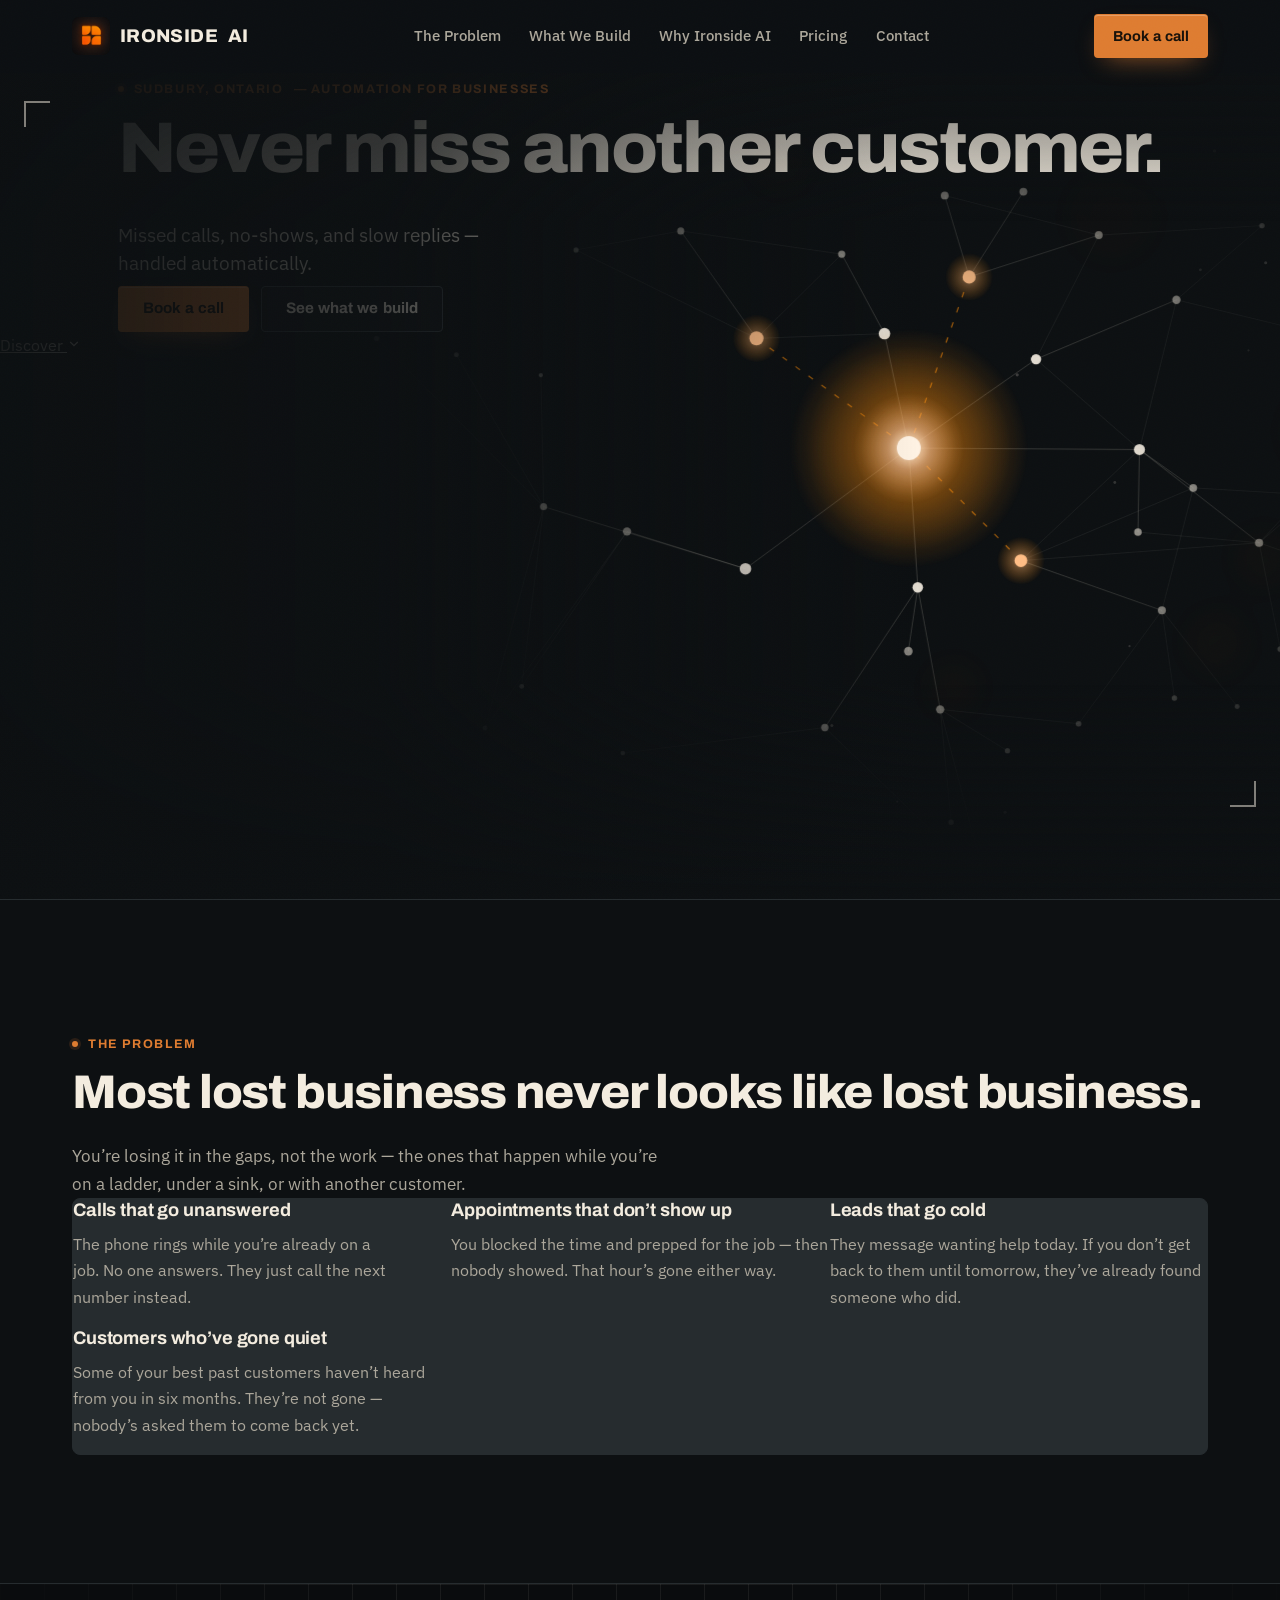
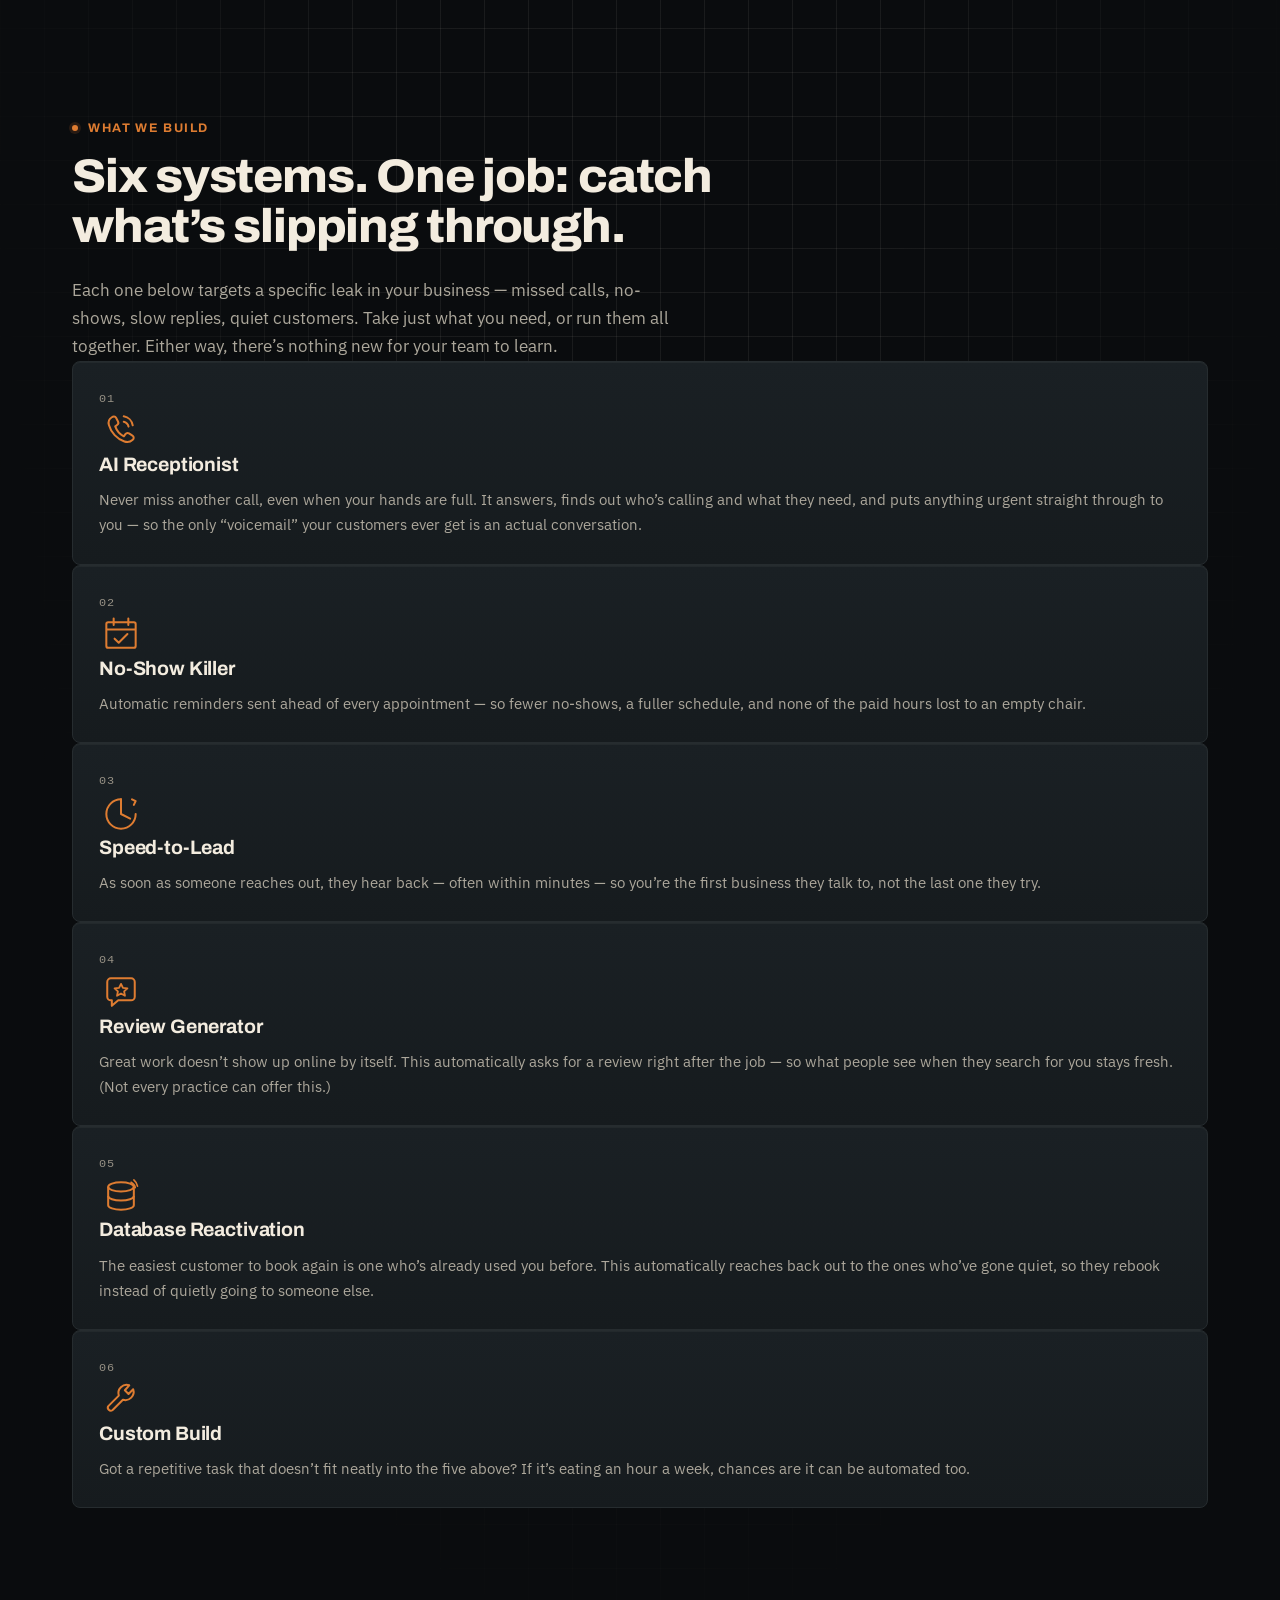
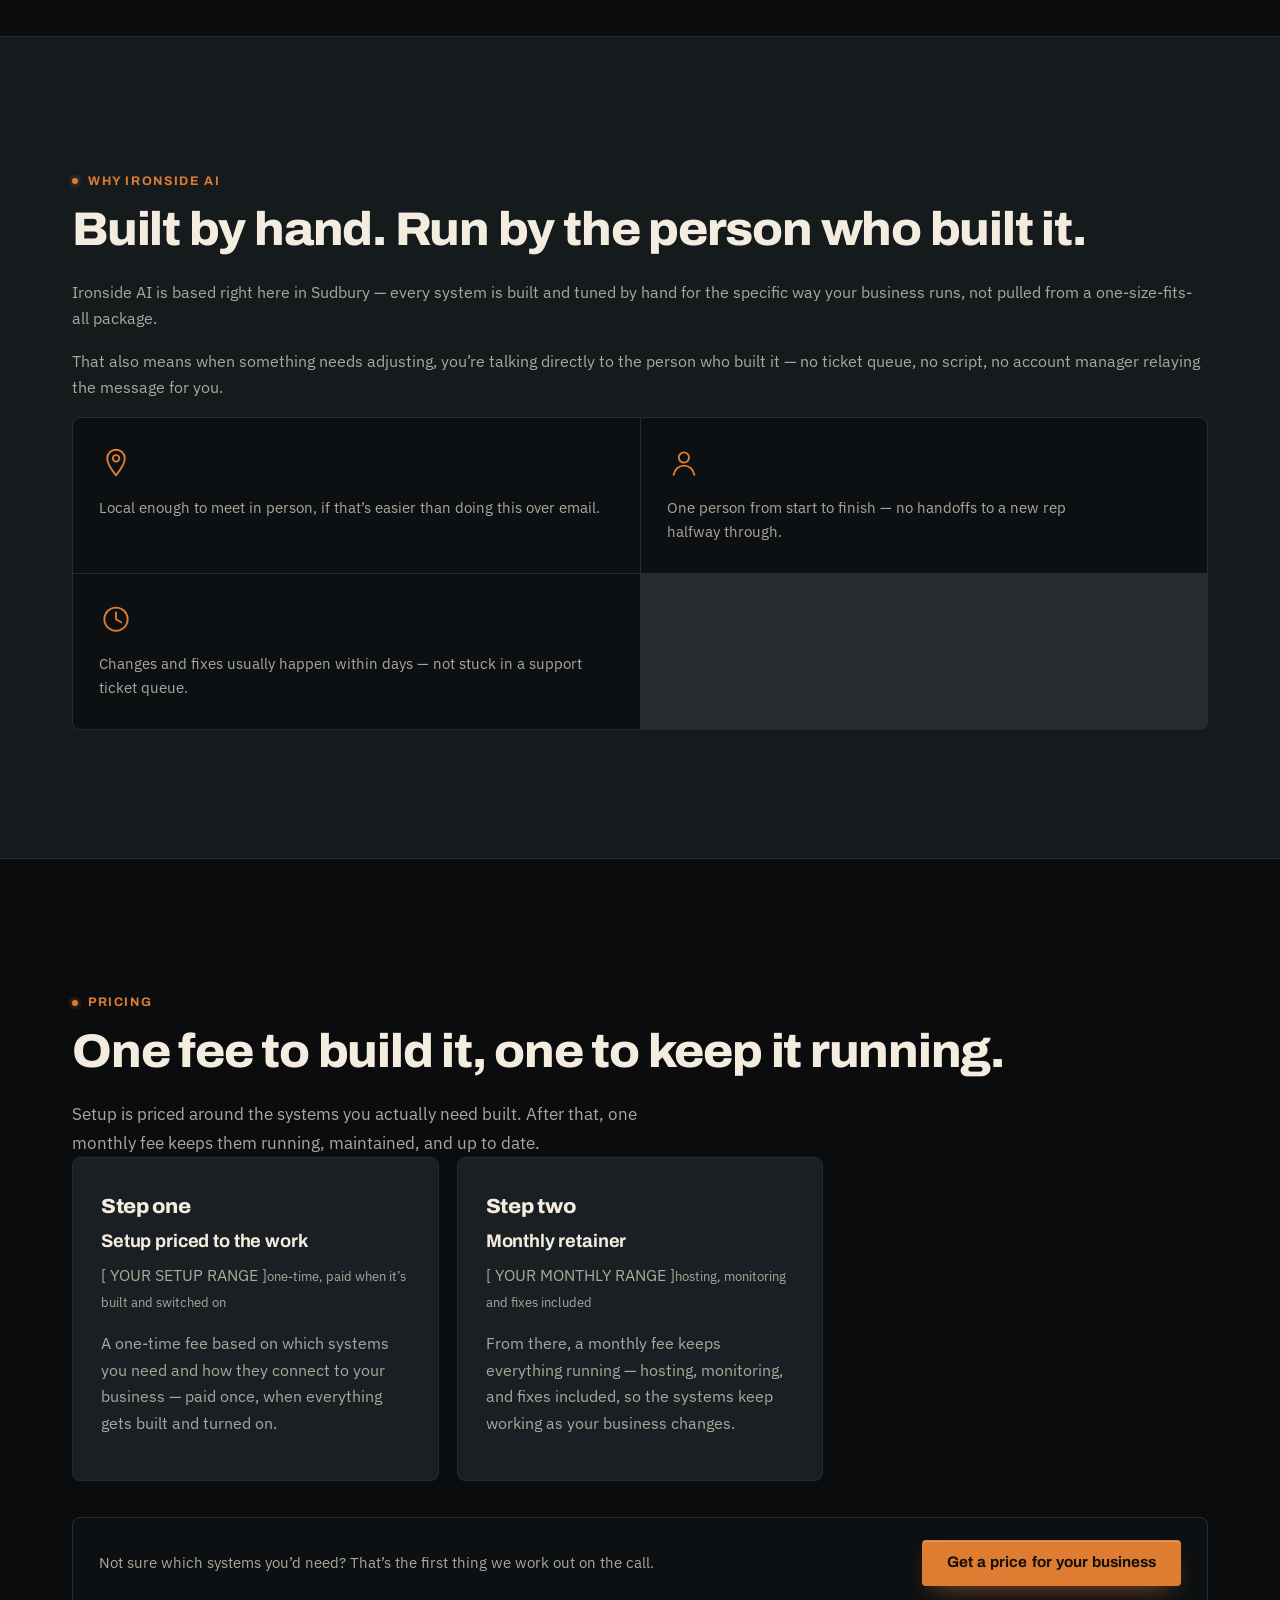
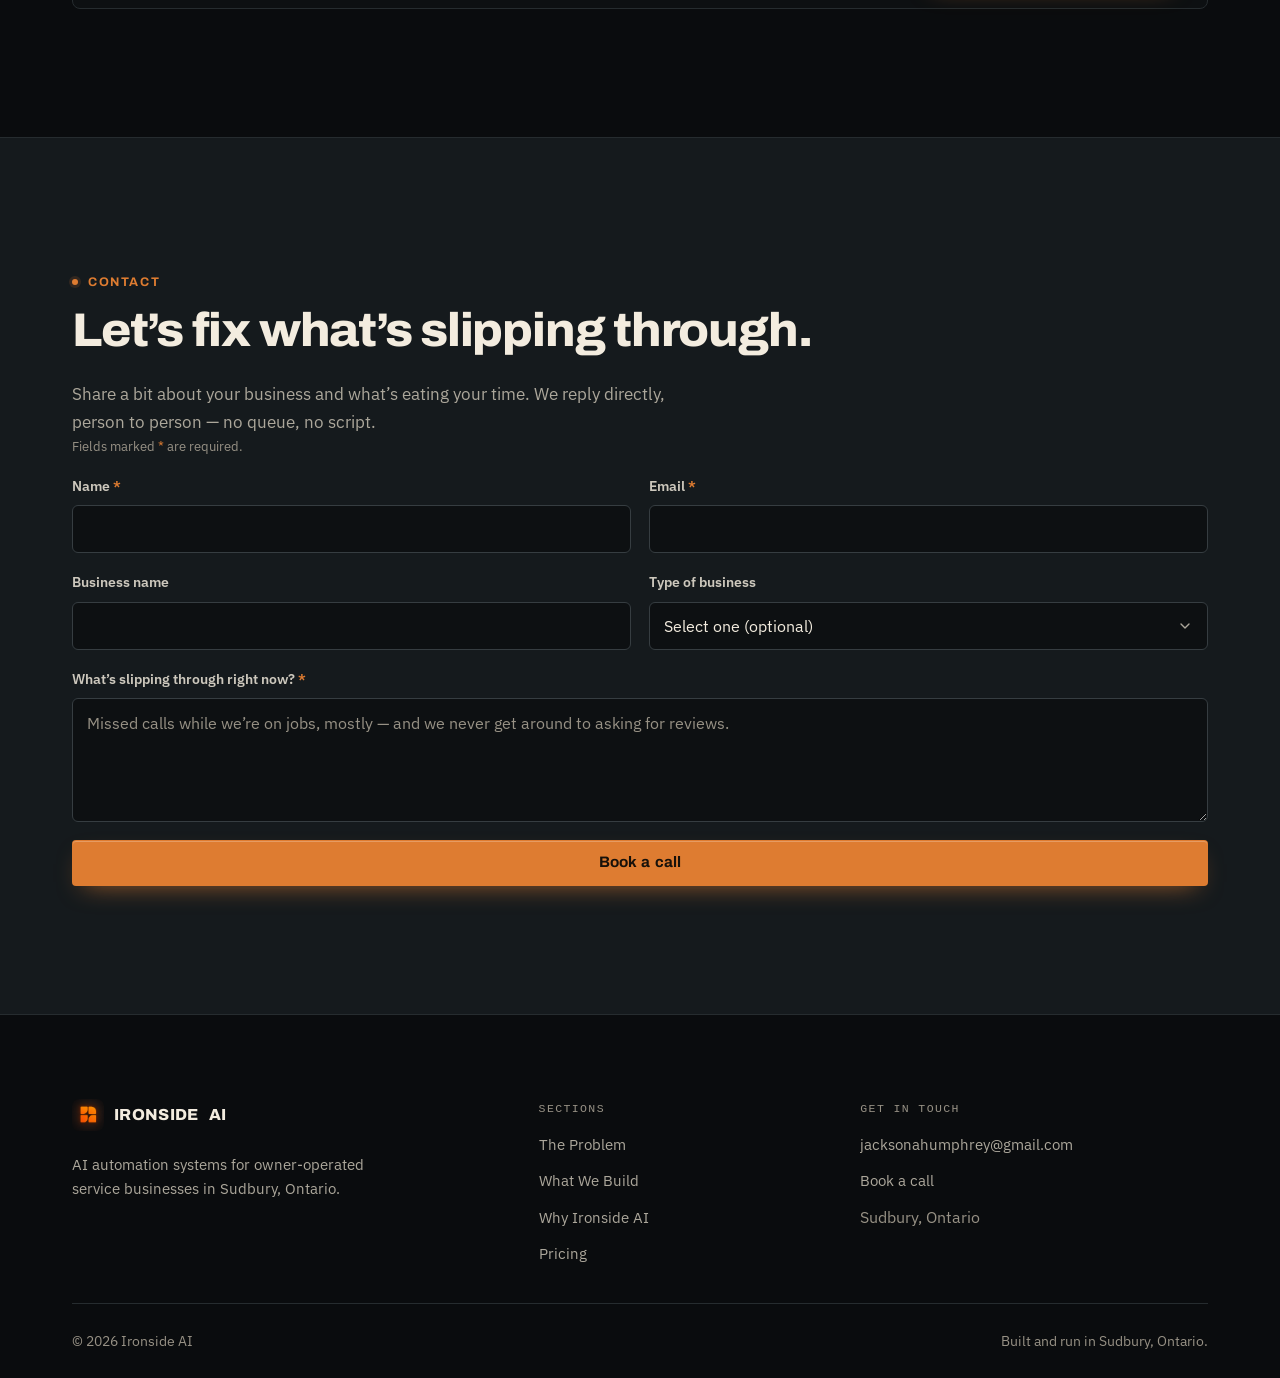
<file: index_1.html>
<!DOCTYPE html>
<html lang="en">
<head>
<meta charset="UTF-8">
<meta name="viewport" content="width=device-width, initial-scale=1.0">
<title>Ironside AI | AI Automation for Service Businesses in Sudbury, Ontario</title>
<meta name="description" content="Ironside AI builds practical AI automation systems for local, owner-operated service businesses in Sudbury, Ontario — missed-call handling, no-show reduction, faster lead response, and review requests.">
<link rel="canonical" href="https://ironside-site.onrender.com/">
<meta name="theme-color" content="#0D1012">

<meta property="og:type" content="website">
<meta property="og:url" content="https://ironside-site.onrender.com/">
<meta property="og:title" content="Ironside AI — Never miss another customer">
<meta property="og:description" content="Missed calls, no-shows, and slow replies — handled automatically. AI automation for owner-operated service businesses in Sudbury, Ontario.">
<meta property="og:image" content="https://ironside-site.onrender.com/og-image.png">
<meta name="twitter:card" content="summary_large_image">

<link rel="preconnect" href="https://fonts.googleapis.com">
<link rel="preconnect" href="https://fonts.gstatic.com" crossorigin>
<link href="https://fonts.googleapis.com/css2?family=Archivo:wght@500;700;800&family=IBM+Plex+Sans:wght@400;500;600&display=swap" rel="stylesheet">
<link rel="icon" type="image/png" sizes="32x32" href="favicon-32.png">
<link rel="icon" type="image/png" sizes="64x64" href="favicon-64.png">
<link rel="stylesheet" href="styles.css">
<script>document.documentElement.classList.add('js');</script>
<script type="application/ld+json">
{
  "@context": "https://schema.org",
  "@type": "ProfessionalService",
  "name": "Ironside AI",
  "description": "AI automation systems for local, owner-operated service businesses — missed-call handling, no-show reduction, faster lead response, and review requests.",
  "areaServed": {
    "@type": "City",
    "name": "Greater Sudbury",
    "containedInPlace": { "@type": "State", "name": "Ontario" }
  },
  "address": {
    "@type": "PostalAddress",
    "addressLocality": "Sudbury",
    "addressRegion": "ON",
    "addressCountry": "CA"
  },
  "email": "jacksonahumphrey@gmail.com",
  "url": "https://ironside-site.onrender.com/"
}
</script>
</head>
<body>

<a class="skip-link" href="#main">Skip to content</a>

<header class="site-header">
  <div class="wrap header-inner">
    <a href="#hero" class="wordmark">
      <img src="logo-180.png" alt="" class="wordmark-icon" width="38" height="38">
      IRONSIDE<span>AI</span>
    </a>

    <nav class="main-nav" aria-label="Primary">
      <button class="nav-toggle" id="navToggle" aria-expanded="false" aria-controls="navList">
        <span></span><span></span><span></span>
        <span class="sr-only">Menu</span>
      </button>
      <ul id="navList">
        <li><a href="#problem">The Problem</a></li>
        <li><a href="#build">What We Build</a></li>
        <li><a href="#why">Why Ironside AI</a></li>
        <li><a href="#pricing">Pricing</a></li>
        <li><a href="#contact">Contact</a></li>
      </ul>
    </nav>

    <a href="#contact" class="btn btn-accent nav-cta">Book a call</a>
  </div>
</header>

<main id="main">

  <!-- ================= HERO ================= -->
  <section id="hero" class="hero">

    <div class="hero-field" aria-hidden="true">

          <!-- far field: unconnected, drifts slowest -->
          <svg class="hero-layer hero-layer--far" viewBox="0 0 1600 1100" preserveAspectRatio="xMidYMid slice">
            <g class="g-far g-drift-alt">
                <circle cx="1256.4" cy="957.8" r="2.0" opacity="0.22"/>
                <circle cx="1114.6" cy="1009.6" r="1.7" opacity="0.13"/>
                <circle cx="1411.9" cy="750.3" r="1.4" opacity="0.20"/>
                <circle cx="417.2" cy="1025.5" r="1.5" opacity="0.21"/>
                <circle cx="387.3" cy="1020.7" r="2.0" opacity="0.20"/>
                <circle cx="1271.5" cy="411.0" r="2.0" opacity="0.20"/>
                <circle cx="1121.6" cy="944.4" r="1.4" opacity="0.18"/>
                <circle cx="1039.8" cy="849.5" r="1.9" opacity="0.21"/>
                <circle cx="1518.2" cy="131.2" r="2.1" opacity="0.11"/>
                <circle cx="1582.1" cy="271.0" r="1.9" opacity="0.25"/>
                <circle cx="1500.5" cy="279.8" r="1.8" opacity="0.13"/>
                <circle cx="1393.5" cy="545.6" r="1.8" opacity="0.16"/>
                <circle cx="422.4" cy="231.3" r="2.2" opacity="0.15"/>
                <circle cx="1560.6" cy="380.6" r="1.4" opacity="0.11"/>
                <circle cx="112.3" cy="959.5" r="1.4" opacity="0.23"/>
                <circle cx="217.0" cy="941.0" r="1.5" opacity="0.23"/>
                <circle cx="69.9" cy="774.4" r="2.2" opacity="0.14"/>
                <circle cx="708.8" cy="81.2" r="1.9" opacity="0.21"/>
            </g>
          </svg>

          <!-- the network itself -->
          <svg class="hero-layer hero-layer--net" viewBox="0 0 1600 1100" preserveAspectRatio="xMidYMid slice">
            <defs>
              <radialGradient id="gHubGlow" cx="50%" cy="50%" r="50%">
                <stop offset="0%"   stop-color="#fff0dc" stop-opacity=".70"/>
                <stop offset="18%"  stop-color="#ffb877" stop-opacity=".38"/>
                <stop offset="46%"  stop-color="#fb8b0a" stop-opacity=".16"/>
                <stop offset="100%" stop-color="#fb8b0a" stop-opacity="0"/>
              </radialGradient>
              <radialGradient id="gAccentHalo" cx="50%" cy="50%" r="50%">
                <stop offset="0%"   stop-color="#ffbd85" stop-opacity=".55"/>
                <stop offset="100%" stop-color="#fb8b0a" stop-opacity="0"/>
              </radialGradient>
            </defs>
            <g class="g-drift">
              <circle class="g-hub-glow" cx="800" cy="420" r="128"/>
              <g class="g-edge-weak">
                <line x1="716.1" y1="177.6" x2="609.6" y2="282.9"/>
                <line x1="1037.4" y1="153.8" x2="959.0" y2="308.9"/>
                <line x1="1237.8" y1="538.4" x2="940.1" y2="560.7"/>
                <line x1="1155.5" y1="469.8" x2="940.1" y2="560.7"/>
                <line x1="1134.5" y1="234.7" x2="1088.3" y2="421.8"/>
                <line x1="895.7" y1="963.4" x2="839.2" y2="746.7"/>
                <line x1="895.7" y1="963.4" x2="695.0" y2="769.4"/>
                <line x1="1270.9" y1="268.0" x2="1134.5" y2="234.7"/>
                <line x1="1210.4" y1="743.0" x2="1116.3" y2="622.9"/>
                <line x1="1132.0" y1="732.6" x2="1116.3" y2="622.9"/>
                <line x1="340.0" y1="328.8" x2="343.4" y2="493.2"/>
                <line x1="134.7" y1="282.9" x2="343.4" y2="493.2"/>
                <line x1="852.8" y1="887.8" x2="839.2" y2="746.7"/>
                <line x1="384.0" y1="172.4" x2="514.9" y2="148.6"/>
                <line x1="384.0" y1="172.4" x2="609.6" y2="282.9"/>
                <line x1="442.4" y1="801.3" x2="695.0" y2="769.4"/>
                <line x1="1425.2" y1="338.8" x2="1237.8" y2="538.4"/>
                <line x1="1424.4" y1="603.8" x2="1237.8" y2="538.4"/>
                <line x1="234.4" y1="303.3" x2="343.4" y2="493.2"/>
                <line x1="923.3" y1="798.4" x2="839.2" y2="746.7"/>
                <line x1="1012.2" y1="764.6" x2="839.2" y2="746.7"/>
                <line x1="1012.2" y1="764.6" x2="1116.3" y2="622.9"/>
                <line x1="316.0" y1="717.9" x2="343.4" y2="493.2"/>
                <line x1="316.0" y1="717.9" x2="447.7" y2="524.2"/>
                <line x1="1264.2" y1="671.2" x2="1237.8" y2="538.4"/>
                <line x1="270.1" y1="770.0" x2="343.4" y2="493.2"/>
                <line x1="270.1" y1="770.0" x2="447.7" y2="524.2"/>
                <line x1="1241.4" y1="142.0" x2="1134.5" y2="234.7"/>
                <line x1="1241.4" y1="142.0" x2="1037.4" y2="153.8"/>
                <line x1="1307.0" y1="478.8" x2="1237.8" y2="538.4"/>
                <line x1="1307.0" y1="478.8" x2="1155.5" y2="469.8"/>
                <line x1="1155.5" y1="469.8" x2="1116.3" y2="622.9"/>
                <line x1="609.6" y1="282.9" x2="769.6" y2="277.0"/>
                <line x1="959.0" y1="308.9" x2="1088.3" y2="421.8"/>
                <line x1="716.1" y1="177.6" x2="514.9" y2="148.6"/>
                <line x1="1237.8" y1="538.4" x2="1086.4" y2="525.1"/>
                <line x1="1037.4" y1="153.8" x2="844.9" y2="104.3"/>
                <line x1="940.1" y1="560.7" x2="1088.3" y2="421.8"/>
              </g>
              <g class="g-edge">
                <line x1="959.0" y1="308.9" x2="800.0" y2="420.0"/>
                <line x1="769.6" y1="277.0" x2="800.0" y2="420.0"/>
                <line x1="1088.3" y1="421.8" x2="800.0" y2="420.0"/>
                <line x1="811.2" y1="594.0" x2="800.0" y2="420.0"/>
                <line x1="595.8" y1="570.8" x2="800.0" y2="420.0"/>
                <line x1="716.1" y1="177.6" x2="769.6" y2="277.0"/>
                <line x1="1037.4" y1="153.8" x2="875.4" y2="206.1"/>
                <line x1="844.9" y1="104.3" x2="875.4" y2="206.1"/>
                <line x1="1237.8" y1="538.4" x2="1088.3" y2="421.8"/>
                <line x1="447.7" y1="524.2" x2="595.8" y2="570.8"/>
                <line x1="343.4" y1="493.2" x2="595.8" y2="570.8"/>
                <line x1="695.0" y1="769.4" x2="811.2" y2="594.0"/>
                <line x1="1155.5" y1="469.8" x2="1088.3" y2="421.8"/>
                <line x1="799.4" y1="673.9" x2="811.2" y2="594.0"/>
                <line x1="1134.5" y1="234.7" x2="959.0" y2="308.9"/>
                <line x1="514.9" y1="148.6" x2="609.6" y2="282.9"/>
                <line x1="943.2" y1="99.5" x2="875.4" y2="206.1"/>
                <line x1="839.2" y1="746.7" x2="811.2" y2="594.0"/>
                <line x1="1086.4" y1="525.1" x2="1088.3" y2="421.8"/>
                <line x1="1116.3" y1="622.9" x2="940.1" y2="560.7"/>
              </g>
              <g class="g-edge-live">
                <line x1="609.6" y1="282.9" x2="800.0" y2="420.0"/>
                <line x1="940.1" y1="560.7" x2="800.0" y2="420.0"/>
                <line x1="875.4" y1="206.1" x2="800.0" y2="420.0"/>
              </g>
              <g class="g-n3">
                <circle cx="895.7" cy="963.4" r="3.0"/>
                <circle cx="1270.9" cy="268.0" r="3.0"/>
                <circle cx="1210.4" cy="743.0" r="3.1"/>
                <circle cx="1132.0" cy="732.6" r="3.4"/>
                <circle cx="340.0" cy="328.8" r="2.7"/>
                <circle cx="134.7" cy="282.9" r="3.3"/>
                <circle cx="852.8" cy="887.8" r="3.4"/>
                <circle cx="384.0" cy="172.4" r="3.2"/>
                <circle cx="442.4" cy="801.3" r="2.9"/>
                <circle cx="1425.2" cy="338.8" r="3.3"/>
                <circle cx="1424.4" cy="603.8" r="3.4"/>
                <circle cx="234.4" cy="303.3" r="3.1"/>
                <circle cx="923.3" cy="798.4" r="3.3"/>
                <circle cx="1012.2" cy="764.6" r="3.5"/>
                <circle cx="316.0" cy="717.9" r="3.0"/>
                <circle cx="1264.2" cy="671.2" r="3.5"/>
                <circle cx="270.1" cy="770.0" r="3.0"/>
                <circle cx="1241.4" cy="142.0" r="3.4"/>
                <circle cx="1307.0" cy="478.8" r="3.1"/>
              </g>
              <g class="g-n2">
                <circle cx="716.1" cy="177.6" r="4.5"/>
                <circle cx="1037.4" cy="153.8" r="4.9"/>
                <circle cx="844.9" cy="104.3" r="4.9"/>
                <circle cx="1237.8" cy="538.4" r="5.1"/>
                <circle cx="447.7" cy="524.2" r="5.2"/>
                <circle cx="343.4" cy="493.2" r="4.4"/>
                <circle cx="695.0" cy="769.4" r="4.6"/>
                <circle cx="1155.5" cy="469.8" r="4.9"/>
                <circle cx="799.4" cy="673.9" r="5.4"/>
                <circle cx="1134.5" cy="234.7" r="5.2"/>
                <circle cx="514.9" cy="148.6" r="4.4"/>
                <circle cx="943.2" cy="99.5" r="4.9"/>
                <circle cx="839.2" cy="746.7" r="5.2"/>
                <circle cx="1086.4" cy="525.1" r="4.7"/>
                <circle cx="1116.3" cy="622.9" r="5.0"/>
              </g>
              <g class="g-n1">
                <circle cx="959.0" cy="308.9" r="6.5"/>
                <circle cx="769.6" cy="277.0" r="7.2"/>
                <circle cx="1088.3" cy="421.8" r="6.9"/>
                <circle cx="811.2" cy="594.0" r="6.6"/>
                <circle cx="595.8" cy="570.8" r="7.2"/>
              </g>
              <circle class="g-halo" cx="609.6" cy="282.9" r="30"/>
              <circle class="g-acc g-acc-1" cx="609.6" cy="282.9" r="8.8"/>
              <circle class="g-halo" cx="875.4" cy="206.1" r="30"/>
              <circle class="g-acc g-acc-2" cx="875.4" cy="206.1" r="8.2"/>
              <circle class="g-halo" cx="940.1" cy="560.7" r="30"/>
              <circle class="g-acc g-acc-3" cx="940.1" cy="560.7" r="8.0"/>
              <circle class="g-hub-pulse" cx="800" cy="420" r="150"/>
              <circle class="g-hub-pulse g-hub-pulse--2" cx="800" cy="420" r="150"/>
              <circle class="g-hub-core" cx="800" cy="420" r="15"/>
            </g>
          </svg>

          <!-- foreground bokeh: blurred, drifts fastest -->
          <svg class="hero-layer hero-layer--near" viewBox="0 0 1600 1100" preserveAspectRatio="xMidYMid slice">
            <g class="g-bokeh g-drift-alt">
                <circle cx="640.0" cy="60.9" r="38" opacity="0.077"/>
                <circle cx="856.4" cy="719.6" r="36" opacity="0.066"/>
                <circle cx="1053.9" cy="130.4" r="58" opacity="0.050"/>
                <circle cx="1185.8" cy="663.0" r="42" opacity="0.076"/>
                <circle cx="1467.2" cy="228.9" r="61" opacity="0.076"/>
                <circle cx="1244.1" cy="558.2" r="39" opacity="0.072"/>
                <circle cx="1323.8" cy="398.9" r="61" opacity="0.045"/>
            </g>
          </svg>
        </div>

    <div class="hero-scrim"></div>
    <span class="corner-mark corner-tl" aria-hidden="true"></span>
    <span class="corner-mark corner-br" aria-hidden="true"></span>

    <div class="wrap hero-inner">
      <p class="eyebrow">Sudbury, Ontario<span class="is-long"> &mdash; automation for businesses</span></p>
      <h1>Never miss another customer.</h1>
      <p class="hero-sub">Missed calls, no-shows, and slow replies &mdash; handled automatically.</p>
      <div class="hero-actions">
        <a href="#contact" class="btn btn-accent">Book a call</a>
        <a href="#build" class="btn btn-ghost">See what we build</a>
      </div>
    </div>

    <a class="hero-scroll" href="#problem">
      <span>Discover</span>
      <svg width="14" height="14" viewBox="0 0 24 24" fill="none" stroke="currentColor"
           stroke-width="2" stroke-linecap="round" aria-hidden="true"><path d="M6 9l6 6 6-6"/></svg>
    </a>
  </section>

  <!-- ================= THE PROBLEM ================= -->
  <section id="problem" class="section problem">
    <div class="wrap">
      <p class="eyebrow reveal">The Problem</p>
      <h2 class="reveal" style="--i:1">Most lost business never looks like lost business.</h2>
      <p class="section-lede reveal" style="--i:2">
        You&rsquo;re losing it in the gaps, not the work &mdash; the ones that happen while
        you&rsquo;re on a ladder, under a sink, or with another customer.
      </p>

      <ul class="pain-list">
        <li class="reveal" style="--i:1">
          <span class="pain-mark" aria-hidden="true"></span>
          <div>
            <h3>Calls that go unanswered</h3>
            <p>The phone rings while you&rsquo;re already on a job. No one answers. They just call the next number instead.</p>
          </div>
        </li>
        <li class="reveal" style="--i:2">
          <span class="pain-mark" aria-hidden="true"></span>
          <div>
            <h3>Appointments that don&rsquo;t show up</h3>
            <p>You blocked the time and prepped for the job &mdash; then nobody showed. That hour&rsquo;s gone either way.</p>
          </div>
        </li>
        <li class="reveal" style="--i:3">
          <span class="pain-mark" aria-hidden="true"></span>
          <div>
            <h3>Leads that go cold</h3>
            <p>They message wanting help today. If you don&rsquo;t get back to them until tomorrow, they&rsquo;ve already found someone who did.</p>
          </div>
        </li>
        <li class="reveal" style="--i:4">
          <span class="pain-mark" aria-hidden="true"></span>
          <div>
            <h3>Customers who&rsquo;ve gone quiet</h3>
            <p>Some of your best past customers haven&rsquo;t heard from you in six months. They&rsquo;re not gone &mdash; nobody&rsquo;s asked them to come back yet.</p>
          </div>
        </li>
      </ul>
    </div>
  </section>

  <!-- ================= WHAT WE BUILD ================= -->
  <section id="build" class="section build">
    <div class="blueprint-grid" aria-hidden="true"></div>
    <div class="wrap">
      <p class="eyebrow reveal">What We Build</p>
      <h2 class="reveal" style="--i:1">Six systems. One job: catch what&rsquo;s slipping through.</h2>
      <p class="section-lede reveal" style="--i:2">
        Each one below targets a specific leak in your business &mdash; missed calls, no-shows,
        slow replies, quiet customers. Take just what you need, or run them all together. Either
        way, there&rsquo;s nothing new for your team to learn.
      </p>

      <div class="trunk-wrap">
        <div class="trunk reveal" aria-hidden="true">
          <span class="trunk-node"></span>
          <span class="trunk-drop"></span>
          <span class="trunk-drop"></span>
          <span class="trunk-drop"></span>
        </div>

        <div class="product-grid">

          <article class="product-card reveal" style="--i:1">
            <span class="product-num" aria-hidden="true">01</span>
            <div class="product-icon" aria-hidden="true">
              <svg viewBox="0 0 48 48" fill="none" xmlns="http://www.w3.org/2000/svg">
                <path d="M14 9c1.5-1.3 3.6-1.3 4.6.6l2.1 4c.7 1.3.3 3-1 3.9l-2 1.4c1.6 4.6 5.1 8.7 9.4 10.9l1.7-2.3c.9-1.2 2.6-1.6 3.9-.8l3.8 2.4c1.8 1.1 1.7 3.2.3 4.5-2.4 2.3-5.7 3.1-9.1 1.9-8-2.8-14.6-9.9-16.9-18.1-.9-3.4.2-6.6 3.2-8.4Z" stroke="currentColor" stroke-width="2.2" stroke-linejoin="round"/>
                <path d="M27 8c5 .8 9 4.8 9.8 9.8" stroke="currentColor" stroke-width="2.2" stroke-linecap="round"/>
                <path d="M27 14c2.6.6 4.6 2.6 5.2 5.2" stroke="currentColor" stroke-width="2.2" stroke-linecap="round"/>
              </svg>
            </div>
            <h3>AI Receptionist</h3>
            <p>
              Never miss another call, even when your hands are full. It answers, finds out
              who&rsquo;s calling and what they need, and puts anything urgent straight through to
              you &mdash; so the only &ldquo;voicemail&rdquo; your customers ever get is an actual
              conversation.
            </p>
          </article>

          <article class="product-card reveal" style="--i:2">
            <span class="product-num" aria-hidden="true">02</span>
            <div class="product-icon" aria-hidden="true">
              <svg viewBox="0 0 48 48" fill="none" xmlns="http://www.w3.org/2000/svg">
                <rect x="8" y="10" width="32" height="28" rx="2" stroke="currentColor" stroke-width="2.2"/>
                <path d="M8 18h32" stroke="currentColor" stroke-width="2.2"/>
                <path d="M16 6v7M32 6v7" stroke="currentColor" stroke-width="2.2" stroke-linecap="round"/>
                <path d="M17 28l4.5 4.5L31 23" stroke="currentColor" stroke-width="2.2" stroke-linecap="round" stroke-linejoin="round"/>
              </svg>
            </div>
            <h3>No&#8209;Show Killer</h3>
            <p>
              Automatic reminders sent ahead of every appointment &mdash; so fewer no-shows, a
              fuller schedule, and none of the paid hours lost to an empty chair.
            </p>
          </article>

          <article class="product-card reveal" style="--i:3">
            <span class="product-num" aria-hidden="true">03</span>
            <div class="product-icon" aria-hidden="true">
              <svg viewBox="0 0 48 48" fill="none" xmlns="http://www.w3.org/2000/svg">
                <path d="M24 8a16 16 0 1 0 16 16" stroke="currentColor" stroke-width="2.2" stroke-linecap="round"/>
                <path d="M24 8v16l10 5" stroke="currentColor" stroke-width="2.2" stroke-linecap="round" stroke-linejoin="round"/>
                <path d="M36 8l4 2-2 4" stroke="currentColor" stroke-width="2.2" stroke-linecap="round" stroke-linejoin="round"/>
              </svg>
            </div>
            <h3>Speed&#8209;to&#8209;Lead</h3>
            <p>
              As soon as someone reaches out, they hear back &mdash; often within minutes &mdash;
              so you&rsquo;re the first business they talk to, not the last one they try.
            </p>
          </article>

          <article class="product-card reveal" style="--i:1">
            <span class="product-num" aria-hidden="true">04</span>
            <div class="product-icon" aria-hidden="true">
              <svg viewBox="0 0 48 48" fill="none" xmlns="http://www.w3.org/2000/svg">
                <path d="M9 12c0-2.2 1.8-4 4-4h22c2.2 0 4 1.8 4 4v16c0 2.2-1.8 4-4 4H21l-7 6v-6h-1c-2.2 0-4-1.8-4-4Z" stroke="currentColor" stroke-width="2.2" stroke-linejoin="round"/>
                <path d="M24 14l2.1 4.4 4.9.6-3.6 3.3.9 4.7-4.3-2.4-4.3 2.4.9-4.7-3.6-3.3 4.9-.6Z" stroke="currentColor" stroke-width="2" stroke-linejoin="round"/>
              </svg>
            </div>
            <h3>Review Generator</h3>
            <p>
              Great work doesn&rsquo;t show up online by itself. This automatically asks for a
              review right after the job &mdash; so what people see when they search for you
              stays fresh. (Not every practice can offer this.)
            </p>
          </article>

          <article class="product-card reveal" style="--i:2">
            <span class="product-num" aria-hidden="true">05</span>
            <div class="product-icon" aria-hidden="true">
              <svg viewBox="0 0 48 48" fill="none" xmlns="http://www.w3.org/2000/svg">
                <path d="M10 14c0-2.8 6.3-5 14-5s14 2.2 14 5-6.3 5-14 5-14-2.2-14-5Z" stroke="currentColor" stroke-width="2.2"/>
                <path d="M10 14v20c0 2.8 6.3 5 14 5s14-2.2 14-5V14" stroke="currentColor" stroke-width="2.2"/>
                <path d="M10 24c0 2.8 6.3 5 14 5s14-2.2 14-5" stroke="currentColor" stroke-width="2.2"/>
                <path d="M35 9c2.5 1.5 4.5 3.6 4.5 6" stroke="currentColor" stroke-width="1.8" stroke-linecap="round"/>
                <path d="M38 6.5c2 1.7 3.6 4 4 6.8" stroke="currentColor" stroke-width="1.8" stroke-linecap="round"/>
              </svg>
            </div>
            <h3>Database Reactivation</h3>
            <p>
              The easiest customer to book again is one who&rsquo;s already used you before. This
              automatically reaches back out to the ones who&rsquo;ve gone quiet, so they rebook
              instead of quietly going to someone else.
            </p>
          </article>

          <article class="product-card reveal" style="--i:3">
            <span class="product-num" aria-hidden="true">06</span>
            <div class="product-icon" aria-hidden="true">
              <svg viewBox="0 0 48 48" fill="none" xmlns="http://www.w3.org/2000/svg">
                <path d="M33 8a9 9 0 0 0-11.4 11.2L10.4 30.4a3.2 3.2 0 0 0 4.5 4.5L26.1 23.7A9 9 0 0 0 37.3 12.3l-5.1 5.1-4-4Z" stroke="currentColor" stroke-width="2.2" stroke-linejoin="round" stroke-linecap="round"/>
              </svg>
            </div>
            <h3>Custom Build</h3>
            <p>
              Got a repetitive task that doesn&rsquo;t fit neatly into the five above? If
              it&rsquo;s eating an hour a week, chances are it can be automated too.
            </p>
          </article>

        </div>
      </div>
    </div>
  </section>

  <!-- ================= WHY IRONSIDE ================= -->
  <section id="why" class="section section--raised why">
    <div class="wrap why-inner">
      <p class="eyebrow reveal">Why Ironside AI</p>
      <h2 class="reveal" style="--i:1">Built by hand. Run by the person who built it.</h2>
      <p class="reveal" style="--i:2">
        Ironside AI is based right here in Sudbury &mdash; every system is built and tuned by
        hand for the specific way your business runs, not pulled from a one-size-fits-all
        package.
      </p>
      <p class="reveal" style="--i:3">
        That also means when something needs adjusting, you&rsquo;re talking directly to the
        person who built it &mdash; no ticket queue, no script, no account manager relaying the
        message for you.
      </p>

      <div class="why-points">
        <div class="why-point reveal" style="--i:1">
          <div class="why-icon" aria-hidden="true">
            <svg viewBox="0 0 36 36" fill="none" xmlns="http://www.w3.org/2000/svg">
              <path d="M18 4c-5.2 0-9.3 3.9-9.3 9 0 6.7 9.3 18 9.3 18s9.3-11.3 9.3-18c0-5.1-4.1-9-9.3-9Z" stroke="currentColor" stroke-width="2" stroke-linejoin="round"/>
              <path d="M14.7 13a3.4 3.4 0 1 0 6.8.2 3.4 3.4 0 0 0-6.8-.2Z" stroke="currentColor" stroke-width="2"/>
            </svg>
          </div>
          <p>Local enough to meet in person, if that&rsquo;s easier than doing this over email.</p>
        </div>
        <div class="why-point reveal" style="--i:2">
          <div class="why-icon" aria-hidden="true">
            <svg viewBox="0 0 36 36" fill="none" xmlns="http://www.w3.org/2000/svg">
              <path d="M18 17.6a5.4 5.4 0 1 0-.2-10.8 5.4 5.4 0 0 0 .2 10.8Z" stroke="currentColor" stroke-width="2"/>
              <path d="M7 30.5c1-6.3 5.9-9.7 11-9.7s10 3.4 11 9.7" stroke="currentColor" stroke-width="2" stroke-linecap="round"/>
            </svg>
          </div>
          <p>One person from start to finish &mdash; no handoffs to a new rep halfway through.</p>
        </div>
        <div class="why-point reveal" style="--i:3">
          <div class="why-icon" aria-hidden="true">
            <svg viewBox="0 0 36 36" fill="none" xmlns="http://www.w3.org/2000/svg">
              <path d="M18 30.5a12.3 12.3 0 1 0 0-24.6 12.3 12.3 0 0 0 0 24.6Z" stroke="currentColor" stroke-width="2"/>
              <path d="M18 11v7.3l5.4 3.1" stroke="currentColor" stroke-width="2" stroke-linecap="round" stroke-linejoin="round"/>
            </svg>
          </div>
          <p>Changes and fixes usually happen within days &mdash; not stuck in a support ticket queue.</p>
        </div>
      </div>
    </div>
  </section>

  <!-- ================= PRICING ================= -->
  <section id="pricing" class="section pricing">
    <div class="wrap">
      <p class="eyebrow reveal">Pricing</p>
      <h2 class="reveal" style="--i:1">One fee to build it, one to keep it running.</h2>
      <p class="section-lede reveal" style="--i:2">
        Setup is priced around the systems you actually need built. After that, one monthly fee
        keeps them running, maintained, and up to date.
      </p>

      <div class="pricing-grid">
        <div class="pricing-card reveal" style="--i:1">
          <p class="pricing-step">Step one</p>
          <h3>Setup priced to the work</h3>
          <!-- TODO: replace the bracket below with your real setup range, e.g. "From $1,500" -->
          <p class="pricing-figure">[ YOUR SETUP RANGE ]<small>one-time, paid when it&rsquo;s built and switched on</small></p>
          <p>
            A one-time fee based on which systems you need and how they connect to your business
            &mdash; paid once, when everything gets built and turned on.
          </p>
        </div>
        <div class="pricing-card reveal" style="--i:2">
          <p class="pricing-step">Step two</p>
          <h3>Monthly retainer</h3>
          <!-- TODO: replace the bracket below with your real monthly range, e.g. "From $200/mo" -->
          <p class="pricing-figure">[ YOUR MONTHLY RANGE ]<small>hosting, monitoring and fixes included</small></p>
          <p>
            From there, a monthly fee keeps everything running &mdash; hosting, monitoring, and
            fixes included, so the systems keep working as your business changes.
          </p>
        </div>
      </div>

      <div class="pricing-foot reveal">
        <p>Not sure which systems you&rsquo;d need? That&rsquo;s the first thing we work out on the call.</p>
        <a href="#contact" class="btn btn-accent">Get a price for your business</a>
      </div>
    </div>
  </section>

  <!-- ================= CONTACT ================= -->
  <section id="contact" class="section contact">
    <div class="wrap contact-inner">
      <p class="eyebrow reveal">Contact</p>
      <h2 class="reveal" style="--i:1">Let&rsquo;s fix what&rsquo;s slipping through.</h2>
      <p class="section-lede reveal" style="--i:2">
        Share a bit about your business and what&rsquo;s eating your time. We reply directly,
        person to person &mdash; no queue, no script.
      </p>

      <!--
        TODO before launch:
        1. Confirm the Formspree endpoint below is your real one.
        2. Replace the contact email in the footer with your business email.
        3. Submit one real test entry after deploying and confirm it lands in your inbox.
      -->
      <form class="contact-form reveal" style="--i:3" action="https://formspree.io/f/mnjebbeg" method="POST">
        <p class="form-required-note">Fields marked <span class="req">*</span> are required.</p>

        <div class="form-row">
          <div class="field">
            <label for="name">Name <span class="req">*</span></label>
            <input type="text" id="name" name="name" required autocomplete="name">
          </div>
          <div class="field">
            <label for="email">Email <span class="req">*</span></label>
            <input type="email" id="email" name="email" required autocomplete="email">
          </div>
        </div>

        <div class="form-row">
          <div class="field">
            <label for="business">Business name</label>
            <input type="text" id="business" name="business" autocomplete="organization">
          </div>
          <div class="field">
            <label for="type">Type of business</label>
            <select id="type" name="business_type">
              <option value="">Select one (optional)</option>
              <option value="trades">Trades (HVAC, plumbing, electrical)</option>
              <option value="dental_chiro">Dental / chiropractic</option>
              <option value="professional">Professional practice</option>
              <option value="restaurant">Restaurant</option>
              <option value="home_services">Other home services</option>
              <option value="other">Other</option>
            </select>
          </div>
        </div>

        <div class="field">
          <label for="message">What&rsquo;s slipping through right now? <span class="req">*</span></label>
          <textarea id="message" name="message" rows="4" required
                    placeholder="Missed calls while we&rsquo;re on jobs, mostly &mdash; and we never get around to asking for reviews."></textarea>
        </div>

        <button type="submit" class="btn btn-accent">Book a call</button>
      </form>
    </div>
  </section>

</main>

<footer class="site-footer">
  <div class="wrap">
    <div class="footer-top">
      <div class="footer-brand">
        <a href="#hero" class="wordmark small">
          <img src="logo-180.png" alt="" class="wordmark-icon" width="32" height="32">
          IRONSIDE<span>AI</span>
        </a>
        <p>AI automation systems for owner-operated service businesses in Sudbury, Ontario.</p>
      </div>

      <div class="footer-col">
        <h4>Sections</h4>
        <ul>
          <li><a href="#problem">The Problem</a></li>
          <li><a href="#build">What We Build</a></li>
          <li><a href="#why">Why Ironside AI</a></li>
          <li><a href="#pricing">Pricing</a></li>
        </ul>
      </div>

      <div class="footer-col">
        <h4>Get in touch</h4>
        <ul>
          <!-- TODO: replace with your real business email before launch -->
          <li><a href="mailto:jacksonahumphrey@gmail.com">jacksonahumphrey@gmail.com</a></li>
          <li><a href="#contact">Book a call</a></li>
          <li><span style="color:var(--text-faint)">Sudbury, Ontario</span></li>
        </ul>
      </div>
    </div>

    <div class="footer-bottom">
      <p>&copy; <span id="year">2026</span> Ironside AI</p>
      <p>Built and run in Sudbury, Ontario.</p>
    </div>
  </div>
</footer>

<script src="script.js"></script>
</body>
</html>
</file>
<file: styles.css>
/* ===================================================================
   IRONSIDE AI
   One stylesheet, one system. Tokens first, then components in the
   order they appear on the page.
   =================================================================== */

:root{
  color-scheme: dark;

  /* --- surfaces ---------------------------------------------------- */
  --bg:             #0D1012;
  --bg-deep:        #0A0C0E;
  --bg-raised:      #151A1D;
  --bg-card:        #191F22;
  --bg-card-hover:  #1F272B;
  --bg-inset:       rgba(10, 12, 14, 0.62);

  --line:           #262C2F;
  --line-strong:    #363D41;
  --line-soft:      rgba(243, 236, 223, 0.07);
  --line-hair:      rgba(243, 236, 223, 0.11);

  /* --- accent ------------------------------------------------------ */
  --accent:         #DE7C31;
  --accent-hover:   #EA8B42;
  --accent-dim:     #B9662A;
  --accent-lit:     #FB8B0A;   /* from the logo — live/glow states only */
  --accent-soft:    rgba(222, 124, 49, 0.14);
  --accent-line:    rgba(222, 124, 49, 0.34);
  --on-accent:      #17110A;

  /* --- status: semantic only, never decoration ---------------------- */
  --ok:             #7BC99A;
  --ok-soft:        rgba(123, 201, 154, 0.13);

  /* --- type -------------------------------------------------------- */
  --text:           #F3ECDF;
  --text-2:         #CDC8BD;
  --text-dim:       #ACA79B;
  --text-faint:     #979185;

  --font-display: 'Archivo', 'Helvetica Neue', Arial, sans-serif;
  --font-body:    'IBM Plex Sans', -apple-system, BlinkMacSystemFont, 'Segoe UI', sans-serif;
  --font-mono:    'IBM Plex Mono', ui-monospace, SFMono-Regular, Menlo, Consolas, monospace;

  /* --- metrics ----------------------------------------------------- */
  --max:       1200px;
  --gutter:    clamp(20px, 4vw, 32px);
  --radius:    4px;
  --radius-md: 8px;
  --radius-lg: 16px;
  --header-h:  72px;
  --section-y: clamp(80px, 10vw, 132px);
  --ease:      cubic-bezier(.2, .7, .3, 1);
}

*, *::before, *::after{ box-sizing: border-box; }

html{
  scroll-behavior: smooth;
  scroll-padding-top: calc(var(--header-h) + 16px);
  -webkit-text-size-adjust: 100%;
          text-size-adjust: 100%;
  background: var(--bg);
}

body{
  margin: 0;
  background: var(--bg);
  color: var(--text);
  font-family: var(--font-body);
  font-size: 16px;
  line-height: 1.65;
  -webkit-font-smoothing: antialiased;
  -moz-osx-font-smoothing: grayscale;
  text-rendering: optimizeLegibility;
  overflow-x: hidden;
  overflow-x: clip;
}

/* film grain over everything: kills gradient banding, adds tooth */
body::after{
  content: '';
  position: fixed; inset: 0; z-index: 400;
  pointer-events: none;
  opacity: .06;
  mix-blend-mode: soft-light;
  background-image: url("data:image/svg+xml,%3Csvg xmlns='http://www.w3.org/2000/svg' width='180' height='180'%3E%3Cfilter id='n'%3E%3CfeTurbulence type='fractalNoise' baseFrequency='.8' numOctaves='3' stitchTiles='stitch'/%3E%3C/filter%3E%3Crect width='100%25' height='100%25' filter='url(%23n)'/%3E%3C/svg%3E");
  background-size: 180px 180px;
}

h1, h2, h3{
  font-family: var(--font-display);
  font-weight: 800;
  letter-spacing: -0.015em;
  line-height: 1.12;
  margin: 0 0 0.5em;
  color: var(--text);
  text-wrap: balance;
}
h1{
  font-size: clamp(2.6rem, 5.6vw, 4.6rem);
  font-stretch: 104%;
  line-height: 1.0;
  letter-spacing: -0.032em;
}
h2{
  font-size: clamp(1.95rem, 3.7vw, 2.95rem);
  font-stretch: 104%;
  line-height: 1.06;
  letter-spacing: -0.026em;
}
h3{ font-size: 1.14rem; font-weight: 700; letter-spacing: -0.008em; line-height: 1.25; }

p{ margin: 0 0 1em; color: var(--text-dim); text-wrap: pretty; }
a{ color: inherit; }
img{ max-width: 100%; }
strong{ color: var(--text); font-weight: 600; }

.wrap{ max-width: var(--max); margin: 0 auto; padding-inline: var(--gutter); }

.sr-only{
  position: absolute; width: 1px; height: 1px;
  padding: 0; margin: -1px; overflow: hidden;
  clip: rect(0,0,0,0); white-space: nowrap; border: 0;
}

.skip-link{
  position: absolute; left: -9999px; top: 0;
  background: var(--accent); color: var(--on-accent);
  padding: 10px 16px; z-index: 1000; font-weight: 600;
}
.skip-link:focus{ left: 12px; top: 12px; }

:focus-visible{ outline: 2px solid var(--accent); outline-offset: 3px; }

/* --- shared bits ---------------------------------------------------- */

.eyebrow{
  display: inline-flex; align-items: center; gap: 10px;
  font-family: var(--font-display);
  font-size: 0.78rem; font-weight: 700;
  letter-spacing: 0.13em; text-transform: uppercase;
  color: var(--accent);
  margin: 0 0 1.1em;
}
/* the little node that ties every section back to the hero graph */
.eyebrow::before{
  content: ''; width: 6px; height: 6px; flex: none;
  background: var(--accent); border-radius: 50%;
  box-shadow: 0 0 0 3px var(--accent-soft);
}

.section{ padding-block: var(--section-y); border-bottom: 1px solid var(--line); position: relative; }
.section--raised{ background: var(--bg-raised); }

.section-head{ max-width: 700px; margin-bottom: clamp(40px, 5vw, 60px); }
.section-head h2{ margin-bottom: .45em; }
.section-lede{ max-width: 60ch; font-size: 1.07rem; line-height: 1.65; margin: 0; }

.live-dot{
  position: relative; display: inline-block; flex: none;
  width: 8px; height: 8px; border-radius: 50%;
  background: var(--ok);
}
.live-dot::after{
  content: ''; position: absolute; inset: 0; border-radius: 50%;
  background: var(--ok);
  animation: live-ping 2.2s cubic-bezier(0, 0, .2, 1) infinite;
}
@keyframes live-ping{ 0%{ transform: scale(1); opacity: .7 } 80%, 100%{ transform: scale(2.6); opacity: 0 } }

.tick{ width: 14px; height: 14px; flex: none; }

/* ===================================================================
   Buttons
   =================================================================== */

.btn{
  display: inline-flex; align-items: center; justify-content: center; gap: 9px;
  min-height: 46px;
  padding: 13px 24px;
  border-radius: var(--radius);
  font-family: var(--font-display);
  font-weight: 700; font-size: 0.95rem; line-height: 1;
  text-decoration: none; white-space: nowrap; word-spacing: .08em;
  border: 1px solid transparent; cursor: pointer;
  transition: background-color .18s ease, border-color .18s ease, color .18s ease,
              box-shadow .25s ease, transform .18s ease;
}
.btn-accent{
  background: var(--accent); color: var(--on-accent);
  box-shadow: inset 0 1px 0 rgba(255,255,255,.24), 0 10px 26px -12px rgba(222,124,49,.75);
}
.btn-accent:hover{
  background: var(--accent-hover); transform: translateY(-1px);
  box-shadow: inset 0 1px 0 rgba(255,255,255,.28), 0 14px 32px -12px rgba(251,139,10,.8);
}
.btn-ghost{ background: rgba(243,236,223,.02); border-color: var(--line-strong); color: var(--text); }
.btn-ghost:hover{ border-color: var(--accent); color: var(--accent); transform: translateY(-1px); }
.btn:active{ transform: translateY(0); }
.btn .ph{ width: 17px; height: 17px; flex: none; }
.btn-lg{ min-height: 54px; padding: 16px 28px; font-size: 1.04rem; letter-spacing: -0.01em; }
.btn-lg .ph{ width: 19px; height: 19px; }
.btn-block{ width: 100%; }

.text-link{
  display: inline-flex; align-items: center; gap: 7px;
  color: var(--text); font-weight: 600; font-size: .95rem;
  text-decoration: none;
  border-bottom: 1px solid var(--line-strong);
  padding-bottom: 2px;
  transition: color .15s ease, border-color .15s ease;
}
.text-link:hover{ color: var(--accent); border-color: var(--accent); }
.text-link svg{ width: 15px; height: 15px; transition: transform .2s var(--ease); }
.text-link:hover svg{ transform: translateX(3px); }

/* ===================================================================
   Header
   =================================================================== */

.site-header{
  position: sticky; top: 0; top: env(safe-area-inset-top, 0px); z-index: 100;
  background: rgba(13,16,18,.72);
  backdrop-filter: saturate(150%) blur(14px);
  -webkit-backdrop-filter: saturate(150%) blur(14px);
  border-bottom: 1px solid transparent;
  transition: border-color .3s ease, background-color .3s ease;
}
.site-header.is-scrolled{ border-bottom-color: var(--line); background: rgba(13,16,18,.9); }

.header-inner{ display: flex; align-items: center; justify-content: space-between; gap: 24px; height: 72px; }

.wordmark{
  display: inline-flex; align-items: center; gap: 10px;
  font-family: var(--font-display); font-weight: 800;
  font-size: 1.15rem; letter-spacing: 0.02em;
  text-decoration: none; color: var(--text);
}
.wordmark-text{ display: inline-flex; align-items: center; gap: 10px; }
.wordmark .ai{ color: var(--accent); }
.wordmark-icon{ width: 38px; height: 38px; border-radius: 7px; flex: none; }
.wordmark.small{ font-size: 1rem; }
.wordmark.small .wordmark-icon{ width: 32px; height: 32px; }

.main-nav ul{ list-style: none; display: flex; gap: clamp(18px, 2.2vw, 30px); margin: 0; padding: 0; }
.main-nav a{
  position: relative; display: inline-block; padding: 6px 0;
  text-decoration: none; color: var(--text-dim);
  font-size: 0.92rem; font-weight: 500;
  transition: color .18s ease;
}
.main-nav a::after{
  content: ''; position: absolute; left: 0; right: 0; bottom: 0;
  height: 1px; background: var(--accent);
  transform: scaleX(0); transform-origin: left;
  transition: transform .26s var(--ease);
}
.main-nav a:hover,
.main-nav a.is-active{ color: var(--text); }
.main-nav a:hover::after,
.main-nav a.is-active::after{ transform: scaleX(1); }

.nav-toggle{
  display: none; flex-direction: column; justify-content: center; gap: 5px;
  width: 44px; height: 44px;
  background: none; border: 1px solid var(--line-strong);
  border-radius: var(--radius); cursor: pointer;
}
.nav-toggle span{ display: block; width: 18px; height: 2px; margin: 0 auto; background: var(--text); transition: transform .25s ease, opacity .2s ease; }
.nav-toggle[aria-expanded="true"] span:nth-child(1){ transform: translateY(7px) rotate(45deg); }
.nav-toggle[aria-expanded="true"] span:nth-child(2){ opacity: 0; }
.nav-toggle[aria-expanded="true"] span:nth-child(3){ transform: translateY(-7px) rotate(-45deg); }

.nav-cta{ padding: 10px 18px; min-height: 44px; font-size: 0.9rem; }

@media (max-width: 900px){
  .nav-toggle{ display: flex; }
  .header-inner{ gap: 10px; }
  .wordmark{ margin-right: auto; }
  .nav-cta{ order: 2; }   /* tap-to-call sits before the menu button */
  .main-nav{ order: 3; }
  .main-nav ul{
    position: absolute; top: 100%; left: 0; right: 0;
    flex-direction: column; gap: 2px;
    background: var(--bg-raised);
    border-bottom: 1px solid var(--line);
    padding: 10px var(--gutter) 22px;
    display: none;
  }
  .main-nav ul.open{ display: flex; }
  .main-nav a{ display: block; padding: 13px 0; font-size: 1.02rem; border-bottom: 1px solid var(--line-soft); }
  .main-nav a::after{ display: none; }
}
@media (max-width: 620px){
  .nav-cta{ padding: 10px 14px; font-size: .86rem; }
  .wordmark{ font-size: 1rem; }
}
@media (max-width: 380px){
  .header-inner{ gap: 8px; }
  .wordmark{ font-size: .95rem; gap: 8px; }
  .wordmark-icon{ width: 32px; height: 32px; }
  .nav-cta{ padding: 10px 12px; font-size: .82rem; }
}
@media (max-width: 340px){ .site-header .wordmark-text{ display: none; } }

/* ===================================================================
   Signature background motifs
   =================================================================== */

.blueprint-grid{
  position: absolute; inset: 0; pointer-events: none;
  background-image:
    linear-gradient(var(--line-soft) 1px, transparent 1px),
    linear-gradient(90deg, var(--line-soft) 1px, transparent 1px);
  background-size: 44px 44px;
  -webkit-mask-image: radial-gradient(ellipse at 50% 0%, #000 30%, transparent 75%);
          mask-image: radial-gradient(ellipse at 50% 0%, #000 30%, transparent 75%);
}

.corner-mark{
  position: absolute; width: 26px; height: 26px; z-index: 2;
  border-color: var(--accent); opacity: .5; pointer-events: none;
}
.corner-tl{ top: 28px; left: 24px; border-top: 2px solid; border-left: 2px solid; }
.corner-br{ bottom: 92px; right: 24px; border-bottom: 2px solid; border-right: 2px solid; }
@media (max-width: 980px){ .corner-mark{ display: none; } }

/* ===================================================================
   Hero
   =================================================================== */

.hero{
  position: relative;
  display: flex; flex-direction: column;
  overflow: hidden;
  background: var(--bg);
  border-bottom: 1px solid var(--line);
  isolation: isolate;
}

.hero-field{
  --fx: 50%; --fy: 36%;
  position: absolute; inset: 0; z-index: 0;
  animation: g-fade 1.4s ease .1s both;
  -webkit-mask-image: radial-gradient(ellipse 57% 58% at var(--fx) var(--fy), #000 30%, rgba(0,0,0,.55) 62%, transparent 94%);
          mask-image: radial-gradient(ellipse 57% 58% at var(--fx) var(--fy), #000 30%, rgba(0,0,0,.55) 62%, transparent 94%);
}

.hero-layer{
  position: absolute; inset: 0; width: 100%; height: 100%;
  transform: translate3d(calc(var(--mx, 0) * var(--depth) * 1px + var(--sx, 0px)),
                         calc(var(--my, 0) * var(--depth) * 1px + var(--sy, 0px)), 0);
  transition: transform .6s var(--ease);
  will-change: transform;
}
.hero-layer--far { --depth:  7; }
.hero-layer--net { --depth: 16; }
.hero-layer--near{ --depth: 30; filter: blur(14px); opacity: .40; }

/* graph ink */
.g-edge      line{ stroke: rgba(243,236,223,.20);  stroke-width: 1.15; }
.g-edge-weak line{ stroke: rgba(243,236,223,.095); stroke-width: 1; }
.g-edge-live line{ stroke: rgba(251,139,10,.62);   stroke-width: 1.5; }

.g-n1 circle{ fill: var(--text); opacity: .92; }
.g-n2 circle{ fill: var(--text); opacity: .60; }
.g-n3 circle{ fill: var(--text); opacity: .34; }
.g-far circle{ fill: var(--text); }
.g-bokeh circle{ fill: var(--accent-lit); }

.g-halo{ fill: url(#gAccentHalo); }
.g-acc { fill: #FFBD85; }

.g-hub-glow { fill: url(#gHubGlow); }
.g-hub-core { fill: #FFF3E4; }
.g-hub-pulse{ fill: url(#gHubGlow); }

.hero-scrim{
  position: absolute; inset: 0; z-index: 1; pointer-events: none;
  background:
    linear-gradient(90deg, rgba(13,16,18,.94) 0%, rgba(13,16,18,.78) 30%, rgba(13,16,18,.2) 56%, rgba(13,16,18,0) 72%),
    linear-gradient(180deg, rgba(13,16,18,.55) 0%, rgba(13,16,18,0) 18%, rgba(13,16,18,0) 74%, var(--bg) 100%);
}

.hero-grid{
  position: relative; z-index: 3;
  width: 100%;
  display: grid;
  grid-template-columns: minmax(0, 1.12fr) minmax(0, .88fr);
  align-items: center;
  gap: clamp(40px, 5vw, 80px);
  padding-top: clamp(56px, 9vh, 104px);
  padding-bottom: clamp(56px, 9vh, 104px);
}

.hero-copy{ display: flex; flex-direction: column; align-items: flex-start; gap: 22px; }
.hero-copy .eyebrow{ margin: 0; }
.hero-copy h1{ margin: 0; max-width: 11.5em; }
.h1-dot{ color: var(--accent); }
.hero-sub{
  margin: 0; max-width: 30em;
  font-size: clamp(1.06rem, 1.45vw, 1.24rem);
  line-height: 1.55; color: var(--text-2);
}
.hero-actions{ display: flex; flex-wrap: wrap; gap: 12px; margin-top: 8px; }

.hero-systems{ display: flex; flex-direction: column; gap: 12px; margin-top: 10px; max-width: 36rem; }
.hero-systems-label{
  margin: 0;
  font-family: var(--font-mono); font-size: .72rem; font-weight: 500;
  letter-spacing: .08em; text-transform: uppercase; color: var(--text-faint);
}
.system-chips{ list-style: none; margin: 0; padding: 0; display: flex; flex-wrap: wrap; gap: 8px; }
.system-chips a{
  display: inline-flex; align-items: center; gap: 8px;
  padding: 7px 13px 7px 10px; border-radius: 99px;
  font-size: .86rem; font-weight: 500; line-height: 1.3; color: var(--text-2); text-decoration: none;
  background: rgba(243,236,223,.03);
  border: 1px solid var(--line-strong);
  transition: border-color .15s ease, color .15s ease, background-color .15s ease;
}
.system-chips svg{ width: 15px; height: 15px; flex: none; color: var(--accent); }
.system-chips a:hover{ border-color: var(--accent); color: var(--text); background: var(--accent-soft); }

.hero-copy > *{ animation: g-rise .85s var(--ease) both; }
.hero-copy > :nth-child(1){ animation-delay: .10s }
.hero-copy > :nth-child(2){ animation-delay: .18s }
.hero-copy > :nth-child(3){ animation-delay: .28s }
.hero-copy > :nth-child(4){ animation-delay: .36s }
.hero-copy > :nth-child(5){ animation-delay: .44s }
.hero-visual{ animation: g-rise 1s var(--ease) .35s both; }

/* --- the call card: the product, shown instead of described -------- */

.hero-visual{
  position: relative; margin: 0;
  justify-self: end;
  width: min(430px, 100%);
}

.call-card{
  position: relative;
  padding: 18px 18px 16px;
  border-radius: var(--radius-lg);
  background: linear-gradient(180deg, rgba(29,35,39,.97) 0%, rgba(19,24,27,.985) 100%);
  border: 1px solid rgba(243,236,223,.09);
  box-shadow:
    inset 0 1px 0 rgba(255,255,255,.05),
    0 50px 90px -40px rgba(0,0,0,.95),
    0 0 0 1px rgba(0,0,0,.35),
    0 0 80px -20px rgba(251,139,10,.22);
  -webkit-backdrop-filter: blur(18px);
          backdrop-filter: blur(18px);
}
/* hairline of lit edge, like the rim of the logo */
.call-card::before{
  content: ''; position: absolute; inset: -1px; border-radius: inherit;
  padding: 1px; pointer-events: none;
  background: linear-gradient(155deg, rgba(251,139,10,.7) 0%, rgba(251,139,10,0) 32%, rgba(243,236,223,.05) 66%, rgba(251,139,10,.28) 100%);
  -webkit-mask: linear-gradient(#000 0 0) content-box, linear-gradient(#000 0 0);
  -webkit-mask-composite: xor;
          mask-composite: exclude;
}

.scene-tabs{
  display: grid; grid-template-columns: repeat(5, minmax(0, 1fr)); gap: 4px;
  margin: -4px -4px 16px; padding: 4px;
  border-radius: 12px;
  background: var(--bg-inset);
  border: 1px solid var(--line-soft);
}
html:not(.js) .scene-tabs{ display: none; }
.scene-tab{
  position: relative; overflow: hidden;
  display: flex; flex-direction: column; align-items: center; justify-content: center; gap: 5px;
  min-height: 52px; padding: 8px 2px 10px;
  border: 0; border-radius: 9px;
  background: transparent; color: var(--text-faint);
  font-family: var(--font-mono); font-size: .62rem; font-weight: 500; line-height: 1;
  letter-spacing: .05em; text-transform: uppercase; white-space: nowrap;
  cursor: pointer;
  transition: background-color .2s ease, color .2s ease;
}
.scene-tab svg{ width: 17px; height: 17px; flex: none; }
.scene-tab:hover{ color: var(--text-2); background: rgba(243,236,223,.04); }
.scene-tab.is-active{ color: var(--accent); background: var(--accent-soft); }
/* a thin bar fills while an example plays, so the rotation is never a surprise */
.scene-tab::after{
  content: ''; position: absolute; left: 12px; right: 12px; bottom: 4px; height: 2px; border-radius: 2px;
  background: var(--accent); opacity: 0;
  transform: scaleX(0); transform-origin: left;
}
.scene-tab.is-active.is-timing::after{ opacity: .85; animation: scene-progress var(--dur, 12s) linear forwards; }
@keyframes scene-progress{ from{ transform: scaleX(0) } to{ transform: scaleX(1) } }

.cc-stage{ display: flex; flex-direction: column; transition: opacity .25s ease; }
.call-card.is-swapping .cc-stage{ opacity: 0; }

.cc-head{ display: flex; align-items: center; gap: 12px; }
.cc-avatar{
  position: relative; flex: none;
  width: 42px; height: 42px; border-radius: 50%;
  display: grid; place-items: center;
  background: var(--accent-soft); color: var(--accent);
  border: 1px solid var(--accent-line);
}
.cc-avatar svg{ width: 19px; height: 19px; }
.cc-avatar::after{
  content: ''; position: absolute; inset: -1px; border-radius: 50%;
  border: 1px solid var(--accent); opacity: 0;
}
.call-card[data-state="ringing"] .cc-avatar::after{ animation: ring 1.1s ease-out infinite; }
.call-card[data-state="ringing"] .cc-avatar svg{ animation: wiggle 1.1s ease-in-out infinite; }
@keyframes ring  { from{ transform: scale(1); opacity: .8 } to{ transform: scale(1.7); opacity: 0 } }
@keyframes wiggle{ 0%, 60%, 100%{ transform: rotate(0) } 10%, 30%{ transform: rotate(-14deg) } 20%, 40%{ transform: rotate(14deg) } }

.cc-id{ min-width: 0; flex: 1; }
.cc-title{ margin: 0; font-family: var(--font-display); font-weight: 700; font-size: 1rem; color: var(--text); line-height: 1.2; white-space: nowrap; }
.cc-number{ margin: 2px 0 0; font-family: var(--font-mono); font-size: .76rem; color: var(--text-faint); letter-spacing: .01em; white-space: nowrap; }
@media (max-width: 420px){ .cc-when{ display: none; } }
@media (max-width: 360px){ .cc-pill-text{ display: none; } .cc-avatar{ width: 36px; height: 36px; } }

.cc-pill{
  display: inline-flex; align-items: center; gap: 7px; flex: none;
  padding: 6px 10px; border-radius: 99px;
  background: var(--ok-soft); border: 1px solid rgba(123,201,154,.28);
  font-family: var(--font-mono); font-size: .72rem; font-weight: 500;
  color: var(--ok); letter-spacing: .02em;
  font-variant-numeric: tabular-nums;
}
.cc-pill-dot{ width: 6px; height: 6px; border-radius: 50%; background: currentColor; }
.cc-timer{ color: var(--text-2); }
.call-card[data-state="ringing"] .cc-pill{ background: var(--accent-soft); border-color: var(--accent-line); color: var(--accent); }
.call-card[data-state="ringing"] .cc-pill-dot{ animation: blink 1s steps(2, start) infinite; }
.call-card[data-state="ringing"] .cc-timer{ display: none; }
.call-card[data-state="live"] .cc-pill-dot{ animation: blink 1.4s ease-in-out infinite; }
@keyframes blink{ 50%{ opacity: .25 } }

.cc-banner{
  display: flex; align-items: center; gap: 10px;
  margin: 14px 0 0;
  padding: 10px 12px;
  border-radius: 10px;
  background: var(--bg-inset);
  border: 1px solid var(--line-soft);
  font-size: .84rem; line-height: 1.35; color: var(--text-2);
  transition: opacity .4s ease, transform .4s var(--ease);
}
.cc-banner svg{ width: 16px; height: 16px; flex: none; color: var(--accent); }

.cc-thread{
  list-style: none; margin: 14px 0; padding: 0;
  display: flex; flex-direction: column; gap: 10px;
}
.msg{ display: flex; flex-direction: column; gap: 4px; max-width: 86%; }
.msg .sms-link{ margin-top: 8px; }
.msg p{
  margin: 0; padding: 9px 12px;
  font-size: .9rem; line-height: 1.42; color: var(--text);
  border-radius: 12px 12px 12px 4px;
  background: rgba(243,236,223,.065);
  border: 1px solid var(--line-soft);
}
.msg-who{
  font-family: var(--font-mono); font-size: .66rem; font-weight: 500;
  letter-spacing: .09em; text-transform: uppercase; color: var(--text-faint);
  padding-inline: 4px;
}
.msg--out{ align-self: flex-end; align-items: flex-end; }
.msg--out .msg-who{ color: var(--accent); }
.msg--out p{
  border-radius: 12px 12px 4px 12px;
  background: rgba(222,124,49,.13);
  border-color: rgba(222,124,49,.26);
}

.dots{
  display: none; gap: 4px; align-items: center;
  padding: 12px 14px;
  border-radius: 12px 12px 4px 12px;
  background: rgba(222,124,49,.13);
  border: 1px solid rgba(222,124,49,.26);
}
.dots i{ width: 6px; height: 6px; border-radius: 50%; background: var(--accent); animation: dot 1.1s ease-in-out infinite; }
.dots i:nth-child(2){ animation-delay: .15s; }
.dots i:nth-child(3){ animation-delay: .3s; }
@keyframes dot{ 0%, 60%, 100%{ transform: translateY(0); opacity: .45 } 30%{ transform: translateY(-4px); opacity: 1 } }
.msg.is-typing .dots{ display: inline-flex; }
.msg.is-typing p{ display: none; }

.cc-results{ display: flex; flex-wrap: wrap; gap: 8px; margin-top: auto; padding-top: 14px; border-top: 1px dashed var(--line-strong); }
.cc-result{
  display: inline-flex; align-items: center; gap: 7px;
  margin: 0; padding: 7px 10px;
  border-radius: 8px;
  font-size: .8rem; font-weight: 600; color: var(--text);
  background: rgba(243,236,223,.05);
  border: 1px solid var(--line-soft);
}
.cc-result svg{ width: 14px; height: 14px; flex: none; color: var(--accent); }
.cc-result--ok{ background: var(--ok-soft); border-color: rgba(123,201,154,.26); }
.cc-result--ok svg{ color: var(--ok); }

/* animation states — only when script.js is driving the card */
.call-card.is-anim .msg:not(.is-shown),
.call-card.is-anim .cc-result:not(.is-shown){ display: none; }
.call-card.is-anim[data-state="ringing"] .cc-banner{ opacity: 0; transform: translateY(-4px); }
.call-card.is-anim .msg.is-shown,
.call-card.is-anim .cc-result.is-shown{ animation: msg-in .45s var(--ease) both; }
@keyframes msg-in{ from{ opacity: 0; transform: translateY(8px) scale(.98) } to{ opacity: 1; transform: none } }

.float-chip{
  position: absolute; z-index: 2;
  display: flex; align-items: center; gap: 11px;
  padding: 10px 14px 10px 10px;
  border-radius: 12px;
  background: rgba(24,29,32,.94);
  border: 1px solid var(--line-hair);
  box-shadow: 0 24px 40px -22px rgba(0,0,0,.9);
  -webkit-backdrop-filter: blur(10px);
          backdrop-filter: blur(10px);
  white-space: nowrap;
  transition: opacity .35s ease, transform .35s var(--ease);
}
.float-chip.is-swapping{ opacity: 0 !important; }
.float-chip-icon{
  width: 32px; height: 32px; flex: none; border-radius: 8px;
  display: grid; place-items: center;
  background: var(--accent-soft); color: var(--accent);
}
.float-chip-icon svg{ width: 16px; height: 16px; }
.float-chip p{ margin: 0; line-height: 1.25; }
.float-chip strong{ display: block; font-size: .82rem; font-weight: 600; color: var(--text); }
.float-chip p span{ display: block; font-family: var(--font-mono); font-size: .7rem; color: var(--text-faint); margin-top: 2px; }
.float-chip--a{ left: -52px; top: -40px; }
.float-chip--b{ right: -24px; bottom: -20px; }
.float-chip--a .float-chip-icon{ background: var(--ok-soft); color: var(--ok); }
.hero-visual.is-anim .float-chip:not(.is-shown){ opacity: 0; transform: translateY(10px) scale(.96); }

.cc-caption{
  margin-top: 16px; text-align: left;
  font-family: var(--font-mono); font-size: .7rem;
  letter-spacing: .08em; text-transform: uppercase;
  color: var(--text-faint);
}

/* --- industries strip ------------------------------------------------ */
.hero-foot{
  position: relative; z-index: 3;
  border-top: 1px solid var(--line-soft);
  background: rgba(10,12,14,.55);
}
.industries{
  display: flex; align-items: center; gap: 28px;
  min-height: 64px;
}
.industries-label{
  margin: 0; flex: none;
  font-family: var(--font-mono); font-size: .72rem;
  letter-spacing: .1em; text-transform: uppercase; color: var(--text-faint);
}
.industries-track{ overflow: hidden; flex: 1; min-width: 0; }
.industries-list{
  list-style: none; margin: 0; padding: 0;
  display: flex; align-items: center; gap: 20px;
  white-space: nowrap;
}
.industries-list li{
  display: inline-flex; align-items: center; gap: 20px;
  font-family: var(--font-display); font-weight: 600; font-size: .94rem;
  color: var(--text-dim);
}
.industries-list li::before{
  content: ''; width: 5px; height: 5px; flex: none;
  background: var(--accent); opacity: .8; transform: rotate(45deg);
}
.industries-list li:first-child::before{ display: none; }
.industries-list--dup{ display: none; }

/* --- hero motion ---------------------------------------------------- */
@keyframes g-drift    { 0%, 100%{ transform: translateY(0) }   50%{ transform: translateY(-12px) } }
@keyframes g-drift-alt{ 0%, 100%{ transform: translate(0,0) }  50%{ transform: translate(10px,8px) } }
@keyframes g-pulse    { 0%, 100%{ transform: scale(1); opacity: 1 } 50%{ transform: scale(1.22); opacity: .82 } }
@keyframes g-flow     { to{ stroke-dashoffset: -48 } }
@keyframes g-bloom    { 0%{ transform: scale(.55); opacity: 0 } 22%{ opacity: .5 } 100%{ transform: scale(1.5); opacity: 0 } }
@keyframes g-rise     { from{ opacity: 0; transform: translateY(18px) } to{ opacity: 1; transform: none } }
@keyframes g-fade     { from{ opacity: 0 } to{ opacity: 1 } }
@keyframes g-float    { 0%, 100%{ translate: 0 0 } 50%{ translate: 0 -7px } }
@keyframes marquee    { to{ transform: translateX(-50%) } }

.g-drift    { animation: g-drift 11s ease-in-out infinite; }
.g-drift-alt{ animation: g-drift-alt 16s ease-in-out infinite; }
.g-acc{ transform-box: fill-box; transform-origin: center; animation: g-pulse 3.4s ease-in-out infinite; }
.g-acc-2{ animation-duration: 4.3s; animation-delay: -1.2s; }
.g-acc-3{ animation-duration: 5.1s; animation-delay: -2.6s; }
.g-edge-live line{ stroke-dasharray: 7 13; animation: g-flow 1.9s linear infinite; }
.g-edge-live line:nth-child(2){ animation-duration: 2.6s; }
.g-edge-live line:nth-child(3){ animation-duration: 3.2s; }
.g-hub-core { transform-box: fill-box; transform-origin: center; animation: g-pulse 4s ease-in-out infinite; }
.g-hub-pulse{ transform-box: fill-box; transform-origin: center; animation: g-bloom 6s cubic-bezier(.2,.6,.35,1) infinite; }
.g-hub-pulse--2{ animation-delay: 3s; }
.float-chip--a{ animation: g-float 6s ease-in-out infinite; }
.float-chip--b{ animation: g-float 7s ease-in-out -2.5s infinite; }

/* desktop: the network's hub sits behind the call card */
@media (min-width: 981px){
  .hero{ min-height: min(calc(100svh - var(--header-h)), 900px); }
  .hero-grid{ flex: 1; }
  .hero-field{ --fx: 71%; --fy: 47%; }
  .hero-layer--net,
  .hero-layer--near{ --sx: 21%; --sy: 8%; }
}

@media (max-width: 1180px) and (min-width: 981px){
  .float-chip--a{ left: -28px; }
  .float-chip--b{ right: -8px; }
}

@media (max-width: 980px){
  .hero-grid{
    grid-template-columns: minmax(0, 1fr);
    gap: 48px;
    padding-top: clamp(40px, 8vw, 64px);
    padding-bottom: 56px;
  }
  .hero-copy{ align-items: center; text-align: center; }
  .hero-copy h1{ max-width: 12em; }
  .hero-actions{ justify-content: center; }
  .hero-systems{ align-items: center; }
  .system-chips{ justify-content: center; }
  .hero-visual{ justify-self: center; width: min(460px, 100%); }
  .hero-field{
    --fx: 50%; --fy: 74%;
    opacity: .9;
    -webkit-mask-image: radial-gradient(ellipse 90% 34% at var(--fx) var(--fy), #000 30%, rgba(0,0,0,.5) 64%, transparent 92%);
            mask-image: radial-gradient(ellipse 90% 34% at var(--fx) var(--fy), #000 30%, rgba(0,0,0,.5) 64%, transparent 92%);
  }
  .hero-layer--net,
  .hero-layer--near{ --sy: 26%; }
  .hero-scrim{
    background: linear-gradient(180deg, rgba(13,16,18,.96) 0%, rgba(13,16,18,.9) 36%, rgba(13,16,18,.25) 56%, rgba(13,16,18,.2) 82%, var(--bg) 100%);
  }
  .float-chip--a{ left: -36px; }
  .float-chip--b{ right: -28px; }

  .industries{ gap: 18px; }
  .industries-label{ display: none; }
}
@media (max-width: 1199px){
  .industries-track{
    -webkit-mask-image: linear-gradient(90deg, transparent, #000 8%, #000 92%, transparent);
            mask-image: linear-gradient(90deg, transparent, #000 8%, #000 92%, transparent);
  }
  .industries-marquee{ display: flex; width: max-content; animation: marquee 34s linear infinite; }
  .industries-list{ padding-right: 20px; }
  .industries-list li:first-child::before{ display: block; }
  .industries-list--dup{ display: flex; }
}

@media (max-width: 400px){
  .scene-tab{ font-size: .56rem; letter-spacing: .02em; }
  .system-chips{ gap: 6px; }
  .system-chips a{ padding: 6px 10px 6px 8px; gap: 6px; font-size: .78rem; }
  .system-chips svg{ width: 13px; height: 13px; }
}
@media (max-width: 360px){
  .scene-tab{ min-height: 42px; }
  .scene-tab span:not(.sr-only){ display: none; }
}
@media (max-width: 560px){
  .hero-copy .eyebrow .is-long{ display: none; }
  .hero-actions{ width: 100%; flex-direction: column; }
  .hero-actions .btn{ width: 100%; }
  .call-card{ padding: 16px 14px 14px; }
  .msg{ max-width: 92%; }
  .float-chip{ display: none; }
}

/* ===================================================================
   The Problem
   =================================================================== */

.pain-list{
  list-style: none; margin: 0; padding: 0;
  display: grid; grid-template-columns: repeat(3, minmax(0, 1fr));
  gap: 1px; background: var(--line);
  border: 1px solid var(--line); border-radius: var(--radius-md);
  overflow: hidden;
}
.pain{
  position: relative;
  display: flex; flex-direction: column; align-items: flex-start;
  background: var(--bg); padding: 30px 30px 28px;
  transition: background-color .2s ease;
}
.pain:hover{ background: #12171A; }
.pain-tag{
  display: inline-flex; align-items: center; gap: 9px;
  margin: 0 0 16px;
  font-family: var(--font-mono); font-size: .72rem; font-weight: 500;
  letter-spacing: .07em; text-transform: uppercase; color: var(--accent);
}
.pain-tag::before{
  content: ''; width: 8px; height: 8px; flex: none;
  background: var(--accent); border-radius: 1px; transform: rotate(45deg);
}
.pain h3{ margin: 0 0 .4em; font-size: 1.2rem; }
.pain > p:not(.pain-tag){ margin: 0 0 1.4em; font-size: .97rem; max-width: 44ch; }
.pain-link{
  margin-top: auto;
  display: inline-flex; align-items: center; gap: 8px;
  font-size: .86rem; font-weight: 600; color: var(--text-2);
  text-decoration: none;
  transition: color .15s ease;
}
.pain-link svg{ width: 14px; height: 14px; color: var(--accent); transition: transform .2s var(--ease); }
.pain-link:hover{ color: var(--accent); }
.pain-link:hover svg{ transform: translateX(3px); }

@media (max-width: 1000px){
  .pain-list{ grid-template-columns: repeat(2, minmax(0, 1fr)); }
}
@media (max-width: 720px){
  .pain-list{ grid-template-columns: minmax(0, 1fr); }
  .pain{ padding: 26px 22px 24px; }
}

/* --- missed-call math ------------------------------------------------ */

.calc{
  position: relative;
  display: grid; grid-template-columns: minmax(0, 1.05fr) minmax(0, .95fr);
  margin-top: clamp(28px, 4vw, 44px);
  border: 1px solid var(--line);
  border-radius: var(--radius-md);
  background: var(--bg-raised);
  overflow: hidden;
}
html:not(.js) .calc{ display: none; }

.calc-inputs{ padding: clamp(28px, 3.4vw, 44px); display: flex; flex-direction: column; gap: 26px; }
.calc-kicker{
  margin: 0 0 10px;
  font-family: var(--font-mono); font-size: .72rem; font-weight: 500;
  letter-spacing: .1em; text-transform: uppercase; color: var(--accent);
}
.calc-inputs h3{ font-size: clamp(1.4rem, 2.2vw, 1.75rem); font-stretch: 104%; letter-spacing: -.02em; margin: 0 0 .35em; }
.calc-intro{ margin: 0; font-size: .95rem; max-width: 44ch; }

.calc-field{ display: flex; flex-direction: column; gap: 8px; }
.calc-row{ display: flex; align-items: baseline; justify-content: space-between; gap: 16px; }
.calc-row label{ font-size: .93rem; font-weight: 500; color: var(--text-2); }
.calc-row output{
  font-family: var(--font-mono); font-weight: 500; font-size: 1rem;
  color: var(--text); font-variant-numeric: tabular-nums;
  min-width: 5ch; text-align: right;
}

input[type="range"]{
  --pct: 20%;
  -webkit-appearance: none; appearance: none;
  width: 100%; height: 26px; margin: 0;
  background: transparent; cursor: pointer;
}
input[type="range"]::-webkit-slider-runnable-track{
  height: 4px; border-radius: 4px;
  background: linear-gradient(90deg, var(--accent) var(--pct), var(--line-strong) var(--pct));
}
input[type="range"]::-webkit-slider-thumb{
  -webkit-appearance: none; appearance: none;
  width: 20px; height: 20px; margin-top: -8px;
  border-radius: 50%;
  background: var(--text);
  border: 5px solid var(--accent);
  box-shadow: 0 0 0 5px rgba(222,124,49,.16), 0 4px 10px rgba(0,0,0,.5);
  transition: box-shadow .2s ease, transform .15s ease;
}
input[type="range"]:hover::-webkit-slider-thumb{ box-shadow: 0 0 0 8px rgba(222,124,49,.18), 0 4px 10px rgba(0,0,0,.5); }
input[type="range"]:active::-webkit-slider-thumb{ transform: scale(1.1); }
input[type="range"]::-moz-range-track{ height: 4px; border-radius: 4px; background: var(--line-strong); }
input[type="range"]::-moz-range-progress{ height: 4px; border-radius: 4px; background: var(--accent); }
input[type="range"]::-moz-range-thumb{
  width: 10px; height: 10px; border-radius: 50%;
  background: var(--text); border: 5px solid var(--accent);
  box-shadow: 0 0 0 5px rgba(222,124,49,.16);
}
input[type="range"]:focus-visible{ outline: none; }
input[type="range"]:focus-visible::-webkit-slider-thumb{ box-shadow: 0 0 0 3px var(--bg-raised), 0 0 0 5px var(--accent); }
input[type="range"]:focus-visible::-moz-range-thumb{ box-shadow: 0 0 0 3px var(--bg-raised), 0 0 0 5px var(--accent); }

.calc-result{
  position: relative;
  display: flex; flex-direction: column; align-items: flex-start; justify-content: center;
  padding: clamp(28px, 3.4vw, 44px);
  background:
    radial-gradient(120% 80% at 100% 0%, rgba(222,124,49,.16) 0%, rgba(222,124,49,0) 60%),
    var(--bg-card);
  border-left: 1px solid var(--line);
}
.calc-result-label{
  margin: 0 0 12px;
  font-family: var(--font-mono); font-size: .72rem; font-weight: 500;
  letter-spacing: .1em; text-transform: uppercase; color: var(--text-faint);
}
.calc-big{
  margin: 0;
  font-family: var(--font-display); font-weight: 800; font-stretch: 108%;
  font-size: clamp(3rem, 6vw, 4.6rem); line-height: .95; letter-spacing: -.04em;
  color: var(--text);
}
.calc-big small{
  display: inline-block; margin-left: 10px;
  font-size: 1rem; font-weight: 700; letter-spacing: 0; font-stretch: 100%;
  color: var(--text-faint);
}
.calc-month{ margin: 14px 0 0; font-size: .98rem; max-width: 36ch; }
.calc-assume{ margin: -4px 0 0; font-size: .84rem; line-height: 1.5; color: var(--text-faint); max-width: 48ch; }

/* where the money goes: one series, one hue, every value labelled */
.leaks{ list-style: none; margin: 24px 0 0; padding: 0; width: 100%; display: flex; flex-direction: column; gap: 16px; }
.leak-row{ display: flex; align-items: baseline; justify-content: space-between; gap: 12px; margin-bottom: 7px; }
.leak-name{ font-size: .92rem; color: var(--text-2); }
.leak-val{ font-family: var(--font-mono); font-size: .92rem; font-weight: 500; color: var(--text); font-variant-numeric: tabular-nums; }
.leak-bar{ height: 8px; }
.leak-bar i{
  display: block; height: 100%; width: var(--w, 0%);
  background: var(--accent); border-radius: 0 4px 4px 0;
  transition: width .45s var(--ease), background-color .15s ease;
}
.leak:hover .leak-bar i{ background: var(--accent-hover); }
.leak-fix{ display: block; margin-top: 6px; font-family: var(--font-mono); font-size: .7rem; letter-spacing: .03em; color: var(--text-faint); }
.calc-break{
  margin: 26px 0 26px; padding: 16px 18px;
  border-radius: var(--radius-md);
  background: var(--bg-inset);
  border: 1px solid var(--line);
  font-size: .92rem; line-height: 1.55; color: var(--text-dim);
}
.calc-break strong{ color: var(--accent); }
.calc-actions{ display: flex; flex-wrap: wrap; align-items: center; gap: 14px 22px; }

@media (max-width: 860px){
  .calc{ grid-template-columns: minmax(0, 1fr); }
  .calc-result{ border-left: 0; border-top: 1px solid var(--line); }
}

/* ===================================================================
   What We Build — bento of six systems
   =================================================================== */

.build{ background: var(--bg-deep); }

.bento{
  position: relative;
  display: grid; grid-template-columns: repeat(12, minmax(0, 1fr));
  gap: 16px;
}

.product-card{
  position: relative; isolation: isolate;
  grid-column: span 4;
  display: flex; flex-direction: column;
  padding: 28px 26px 26px;
  border-radius: var(--radius-md);
  background: linear-gradient(180deg, #1A2024 0%, #161B1E 100%);
  border: 1px solid var(--line);
  box-shadow: inset 0 1px 0 rgba(243,236,223,.04);
  overflow: hidden;
  transition: border-color .25s ease, transform .3s var(--ease);
}
/* a soft glow that follows the pointer (set by script.js) */
.product-card::before{
  content: ''; position: absolute; inset: 0; z-index: -1;
  background: radial-gradient(420px circle at var(--x, 50%) var(--y, 0%), rgba(222,124,49,.10), transparent 45%);
  opacity: 0; transition: opacity .3s ease;
}
.product-card:hover{ border-color: var(--line-strong); }
.product-card:hover::before{ opacity: 1; }

.pc-top{ display: flex; align-items: flex-start; justify-content: space-between; margin-bottom: 18px; }
.product-icon{ width: 44px; height: 44px; color: var(--accent); }
.product-icon svg{ width: 100%; height: 100%; }
.product-num{
  font-family: var(--font-mono); font-weight: 500;
  font-size: .74rem; letter-spacing: .08em;
  color: var(--text-faint);
}
.product-card h3{ margin: 0 0 .5em; font-size: 1.22rem; }
.product-card > p,
.pc-main > p{ font-size: .95rem; margin: 0; }

.pc-visual{ margin-top: auto; padding-top: 24px; }


/* mini interfaces inside the cards */
.mini-panel{
  width: 100%;
  border-radius: 12px;
  background: var(--bg-inset);
  border: 1px solid var(--line-soft);
  padding: 14px;
}
.mini-head{
  display: flex; align-items: center; justify-content: space-between; gap: 10px;
  white-space: nowrap;
  margin: 0 0 10px;
  font-family: var(--font-mono); font-size: .68rem; font-weight: 500;
  letter-spacing: .09em; text-transform: uppercase; color: var(--text-faint);
}
.mini-live{ display: inline-flex; align-items: center; gap: 7px; color: var(--ok); }
.mini-live .live-dot{ width: 6px; height: 6px; }

.call-log{ list-style: none; margin: 0; padding: 0; display: flex; flex-direction: column; }
.call-log li{
  display: grid; grid-template-columns: minmax(0, 1fr) auto; grid-template-areas: "time tag" "desc desc";
  align-items: center; gap: 5px 10px;
  padding: 10px 2px;
  border-top: 1px solid var(--line-soft);
  font-size: .86rem; line-height: 1.4; color: var(--text-2);
}
.call-log .tag{ grid-area: tag; }
.call-log li:first-child{ border-top: 0; }
.call-log time{ grid-area: time; font-family: var(--font-mono); font-size: .72rem; color: var(--text-faint); font-variant-numeric: tabular-nums; }
.call-log span{ grid-area: desc; }

.task-list{ list-style: none; margin: 0; padding: 0; display: flex; flex-direction: column; }
.task-list li{
  display: flex; align-items: center; gap: 10px;
  padding: 9px 2px; border-top: 1px solid var(--line-soft);
  font-size: .86rem; line-height: 1.4; color: var(--text-2);
}
.task-list li:first-child{ border-top: 0; }
.task-list .tick{ color: var(--ok); }
.pc-link{ margin-top: 18px; }

.tag{
  display: inline-flex; align-items: center; gap: 5px;
  padding: 3px 8px; border-radius: 99px;
  font-family: var(--font-mono); font-style: normal; font-size: .68rem; font-weight: 500;
  white-space: nowrap;
  color: var(--text-dim); background: rgba(243,236,223,.06);
}
.tag--ok{ color: var(--ok); background: var(--ok-soft); }
.tag--hot{ color: var(--accent); background: var(--accent-soft); }

.sms-thread{ display: flex; flex-direction: column; gap: 8px; }
.mini-panel .stars{ margin-top: 10px; }
.sms{
  margin: 0; max-width: 90%;
  padding: 9px 12px;
  font-size: .85rem; line-height: 1.45;
  border-radius: 14px;
}
.sms--out{
  align-self: flex-end;
  color: var(--text);
  background: rgba(222,124,49,.13);
  border: 1px solid rgba(222,124,49,.24);
  border-bottom-right-radius: 4px;
}
.sms--in{
  align-self: flex-start;
  color: var(--text);
  background: rgba(243,236,223,.07);
  border: 1px solid var(--line-soft);
  border-bottom-left-radius: 4px;
}
.sms-meta{
  display: inline-flex; align-items: center; gap: 6px; align-self: flex-end;
  margin: 2px 2px 0;
  font-family: var(--font-mono); font-size: .7rem; color: var(--ok);
}
.sms-link{
  display: inline-flex; align-items: center; gap: 4px;
  margin-top: 6px; padding: 3px 9px; border-radius: 99px;
  font-size: .76rem; font-weight: 600;
  color: var(--on-accent); background: var(--accent);
}

.lead-timeline{ position: relative; display: flex; flex-direction: column; gap: 14px; padding-left: 18px; }
.lead-timeline::before{
  content: ''; position: absolute; left: 4px; top: 8px; bottom: 8px; width: 1px;
  background: linear-gradient(var(--line-strong), var(--accent));
}
.lt-row{ position: relative; display: flex; flex-direction: column; gap: 2px; }
.lt-row::before{
  content: ''; position: absolute; left: -18px; top: 5px;
  width: 9px; height: 9px; border-radius: 50%;
  background: var(--bg-card); border: 2px solid var(--line-strong);
}
.lt-row time{ font-family: var(--font-mono); font-size: .72rem; color: var(--text-faint); }
.lt-row span{ font-size: .88rem; color: var(--text-2); }
.lt-row--hit::before{ background: var(--accent); border-color: var(--accent); box-shadow: 0 0 0 4px var(--accent-soft); }
.lt-row--hit span{ color: var(--text); font-weight: 600; }
.lt-badge{
  position: absolute; right: 0; top: 50%; transform: translateY(-50%);
  padding: 4px 9px; border-radius: 99px;
  font-family: var(--font-mono); font-size: .72rem; font-weight: 500;
  color: var(--accent); background: var(--accent-soft); border: 1px solid var(--accent-line);
}

.stars{ display: flex; justify-content: flex-end; gap: 3px; margin-top: 12px; }
.stars svg{ width: 18px; height: 18px; color: var(--accent-lit); }


@media (max-width: 1060px){
  .bento{ grid-template-columns: repeat(2, minmax(0, 1fr)); }
  .product-card{ grid-column: span 1; }
}
@media (max-width: 640px){
  .bento{ grid-template-columns: minmax(0, 1fr); gap: 12px; }
  .product-card{ padding: 24px 20px 22px; }
}

/* ===================================================================
   Hear it — the live demo line
   =================================================================== */

.demo{ background: var(--bg-raised); overflow: hidden; }
.demo-glow{
  position: absolute; inset: 0; pointer-events: none;
  background:
    radial-gradient(50% 70% at 82% 50%, rgba(251,139,10,.13) 0%, rgba(251,139,10,0) 70%),
    radial-gradient(30% 40% at 10% 100%, rgba(222,124,49,.06) 0%, rgba(222,124,49,0) 70%);
}
.demo-grid{
  position: relative;
  display: grid; grid-template-columns: minmax(0, .92fr) minmax(0, 1.08fr);
  gap: clamp(40px, 6vw, 88px); align-items: center;
}
.demo-copy .section-lede{ margin-bottom: 1.4em; }
.demo-small{
  margin: 0; max-width: 46ch;
  padding-left: 16px; border-left: 2px solid var(--accent-line);
  font-size: .93rem; color: var(--text-dim);
}

.line-card{
  position: relative;
  padding: clamp(24px, 3vw, 36px);
  border-radius: var(--radius-lg);
  background: linear-gradient(180deg, rgba(31,38,42,.92), rgba(21,26,29,.96));
  border: 1px solid var(--line-hair);
  box-shadow: inset 0 1px 0 rgba(255,255,255,.05), 0 40px 80px -40px rgba(0,0,0,.9);
}
.line-top{
  display: flex; align-items: center; justify-content: space-between; gap: 12px;
  margin: 0 0 18px;
  font-family: var(--font-mono); font-size: .72rem; font-weight: 500;
  letter-spacing: .1em; text-transform: uppercase;
}
.line-live{ display: inline-flex; align-items: center; gap: 9px; color: var(--ok); }
.line-label{ color: var(--text-faint); }

.how-steps{ list-style: none; margin: 6px 0 28px; padding: 0; display: flex; flex-direction: column; }
.how-steps li{ position: relative; display: flex; gap: 16px; padding-bottom: 22px; }
.how-steps li:last-child{ padding-bottom: 0; }
.how-steps li:not(:last-child)::after{
  content: ''; position: absolute; left: 15px; top: 34px; bottom: 4px; width: 1px;
  background: var(--line-strong);
}
.how-steps strong{ display: block; font-family: var(--font-display); font-size: 1.05rem; margin: 4px 0 3px; }
.how-steps p{ margin: 0; font-size: .93rem; }


@media (max-width: 900px){
  .demo-grid{ grid-template-columns: minmax(0, 1fr); }
}

/* ===================================================================
   Why Ironside
   =================================================================== */

.why-grid{
  display: grid; grid-template-columns: minmax(0, .95fr) minmax(0, 1.05fr);
  gap: clamp(40px, 6vw, 88px); align-items: start;
}
.why-copy > p:not(.eyebrow){ font-size: 1.04rem; max-width: 52ch; }
.why-copy h2{ margin-bottom: .6em; }
.why-sign{
  display: flex; align-items: center; gap: 14px;
  margin-top: 30px; padding-top: 24px;
  border-top: 1px solid var(--line);
}
.why-sign img{ width: 40px; height: 40px; border-radius: 8px; flex: none; }
.why-sign p{ margin: 0; line-height: 1.35; }
.why-sign strong{ display: block; font-family: var(--font-display); font-size: 1rem; }
.why-sign span{ font-size: .88rem; color: var(--text-faint); }

.why-points{
  display: grid; grid-template-columns: repeat(2, minmax(0, 1fr));
  gap: 1px; background: var(--line);
  border: 1px solid var(--line); border-radius: var(--radius-md);
  overflow: hidden;
}
.why-point{ background: var(--bg); padding: 28px 26px; }
.why-icon{ width: 34px; height: 34px; color: var(--accent); margin-bottom: 16px; }
.why-icon svg{ width: 100%; height: 100%; }
.why-point h3{ font-size: 1.05rem; margin: 0 0 .4em; }
.why-point p{ font-size: .93rem; margin: 0; }

@media (max-width: 900px){ .why-grid{ grid-template-columns: minmax(0, 1fr); } }
@media (max-width: 520px){ .why-points{ grid-template-columns: minmax(0, 1fr); } }

/* ===================================================================
   Pricing
   =================================================================== */

.pricing{ background: var(--bg-deep); }

.pricing-grid{
  display: grid; grid-template-columns: repeat(3, minmax(0, 1fr));
  gap: 18px; align-items: stretch;
}

.pricing-card{
  position: relative; isolation: isolate;
  display: flex; flex-direction: column;
  padding: 32px 28px 28px;
  border-radius: var(--radius-md);
  background: var(--bg-card);
  border: 1px solid var(--line);
}
.pricing-card::before{
  content: ''; position: absolute; inset: 0; z-index: -1; border-radius: inherit;
  background: radial-gradient(380px circle at var(--x, 50%) var(--y, 0%), rgba(222,124,49,.08), transparent 45%);
  opacity: 0; transition: opacity .3s ease;
}
.pricing-card:hover::before{ opacity: 1; }

.pricing-step{
  margin: 0 0 6px;
  font-family: var(--font-display); font-weight: 800; font-stretch: 104%;
  font-size: 1.28rem; letter-spacing: -.015em;
  color: var(--text);
}
.pricing-tag{ margin: 0 0 24px; font-size: .95rem; color: var(--text-dim); min-height: 3.1em; }

.pricing-price{
  display: flex; align-items: flex-start;
  margin: 0;
  font-family: var(--font-display); font-weight: 800; font-stretch: 108%;
  font-size: 3.4rem; line-height: 1; letter-spacing: -.04em;
  color: var(--text);
}
.pricing-price .cur{ font-size: 1.5rem; margin: 6px 3px 0 0; letter-spacing: 0; color: var(--text-dim); }
.pricing-price .per{ align-self: flex-end; margin: 0 0 6px 6px; font-size: .95rem; font-weight: 700; letter-spacing: 0; font-stretch: 100%; color: var(--text-faint); }
.pricing-setup{ margin: 10px 0 24px; font-family: var(--font-mono); font-size: .8rem; color: var(--text-faint); }

.pricing-list{
  list-style: none; margin: 24px 0 0; padding: 24px 0 0;
  border-top: 1px solid var(--line);
  display: flex; flex-direction: column; gap: 11px;
}
.pricing-list li{
  position: relative; padding-left: 26px;
  font-size: .93rem; color: var(--text-2); line-height: 1.45;
}
.pricing-list li::before{
  content: ''; position: absolute; left: 0; top: 2px;
  width: 16px; height: 16px;
  background: var(--accent);
  -webkit-mask: url("data:image/svg+xml,%3Csvg xmlns='http://www.w3.org/2000/svg' viewBox='0 0 24 24' fill='none' stroke='%23000' stroke-width='2.6' stroke-linecap='round' stroke-linejoin='round'%3E%3Cpath d='M20 6 9 17l-5-5'/%3E%3C/svg%3E") center / contain no-repeat;
          mask: url("data:image/svg+xml,%3Csvg xmlns='http://www.w3.org/2000/svg' viewBox='0 0 24 24' fill='none' stroke='%23000' stroke-width='2.6' stroke-linecap='round' stroke-linejoin='round'%3E%3Cpath d='M20 6 9 17l-5-5'/%3E%3C/svg%3E") center / contain no-repeat;
}
.pricing-list li.is-plus{ color: var(--text); font-weight: 600; }
.pricing-list li.is-save{ color: var(--accent); }
.pricing-for{ margin: auto 0 0; padding-top: 24px; font-size: .87rem; color: var(--text-faint); }

/* the recommended plan carries the lit edge */
.pricing-card--pick{
  background: linear-gradient(180deg, #232B30 0%, #1B2226 100%);
  border-color: transparent;
  box-shadow: 0 40px 70px -40px rgba(0,0,0,.95), 0 0 70px -24px rgba(251,139,10,.3);
}
.pricing-card--pick::after{
  content: ''; position: absolute; inset: -1px; border-radius: inherit; pointer-events: none;
  padding: 1px;
  background: linear-gradient(170deg, var(--accent-lit) 0%, rgba(222,124,49,.5) 35%, rgba(222,124,49,.14) 100%);
  -webkit-mask: linear-gradient(#000 0 0) content-box, linear-gradient(#000 0 0);
  -webkit-mask-composite: xor;
          mask-composite: exclude;
}
.pricing-flag{
  position: absolute; top: 0; right: 22px;
  transform: translateY(-50%);
  margin: 0; padding: 5px 11px;
  background: var(--accent); color: var(--on-accent);
  font-family: var(--font-display); font-weight: 800;
  font-size: .66rem; letter-spacing: .12em; text-transform: uppercase;
  border-radius: var(--radius);
  box-shadow: 0 6px 18px -6px rgba(251,139,10,.7);
}

.pricing-foot{
  margin-top: 36px; padding: 22px 26px;
  border: 1px solid var(--line); border-radius: var(--radius-md);
  display: flex; align-items: center; justify-content: space-between;
  flex-wrap: wrap; gap: 18px;
  background: var(--bg);
}
.pricing-foot p{ margin: 0; max-width: 62ch; font-size: .95rem; }

@media (min-width: 981px){
  .pricing-card--pick{ margin-block: -12px; padding-top: 44px; padding-bottom: 40px; }
}
@media (max-width: 980px){
  .pricing-grid{ grid-template-columns: minmax(0, 1fr); }
  .pricing-tag{ min-height: 0; }
}
/* tablets: one plan per row, price on the left and what's included on the right */
@media (max-width: 980px) and (min-width: 641px){
  .pricing-card{ display: grid; grid-template-columns: minmax(0, 1fr) minmax(0, 1fr); column-gap: 36px; align-items: start; }
  .pricing-step { grid-column: 1; grid-row: 1; }
  .pricing-tag  { grid-column: 1; grid-row: 2; }
  .pricing-price{ grid-column: 1; grid-row: 3; }
  .pricing-setup{ grid-column: 1; grid-row: 4; }
  .pricing-card > .btn{ grid-column: 1; grid-row: 5; }
  .pricing-list{ grid-column: 2; grid-row: 1 / 5; margin: 0; padding: 4px 0 0 32px; border-top: 0; border-left: 1px solid var(--line); align-self: stretch; }
  .pricing-for { grid-column: 2; grid-row: 5; padding: 0 0 0 32px; align-self: center; }
}

/* ===================================================================
   FAQ
   =================================================================== */

.faq-grid{
  display: grid; grid-template-columns: minmax(0, .8fr) minmax(0, 1.2fr);
  gap: clamp(40px, 6vw, 88px); align-items: start;
}
.faq-head{ position: sticky; top: calc(var(--header-h) + 32px); }
.faq-head p{ max-width: 34ch; }
.faq-head a{ color: var(--accent); font-weight: 600; text-decoration: none; }
.faq-head a:hover{ text-decoration: underline; }

.faq-list{ border-top: 1px solid var(--line); }
.faq-item{ border-bottom: 1px solid var(--line); }
.faq-item summary{
  list-style: none; cursor: pointer;
  display: flex; align-items: center; justify-content: space-between; gap: 20px;
  padding: 22px 0;
  font-family: var(--font-display); font-weight: 700; font-size: 1.1rem; line-height: 1.35;
  color: var(--text);
  transition: color .15s ease;
}
.faq-item summary::-webkit-details-marker{ display: none; }
.faq-item summary:hover{ color: var(--accent); }
.faq-icon{
  position: relative; flex: none;
  width: 28px; height: 28px; border-radius: 50%;
  border: 1px solid var(--line-strong);
  transition: border-color .2s ease, background-color .2s ease;
}
.faq-icon::before, .faq-icon::after{
  content: ''; position: absolute; left: 50%; top: 50%;
  width: 11px; height: 1.5px; margin: -.75px 0 0 -5.5px;
  background: var(--text); border-radius: 1px;
  transition: transform .25s var(--ease);
}
.faq-icon::after{ transform: rotate(90deg); }
.faq-item[open] .faq-icon{ border-color: var(--accent); background: var(--accent-soft); }
.faq-item[open] .faq-icon::after{ transform: rotate(0deg); }
.faq-a{ padding: 0 48px 24px 0; }
.faq-a p{ margin: 0; font-size: .98rem; max-width: 62ch; }
.faq-item[open] .faq-a{ animation: g-rise .4s var(--ease) both; }

@media (max-width: 900px){
  .faq-grid{ grid-template-columns: minmax(0, 1fr); gap: 28px; }
  .faq-head{ position: static; }
  .faq-a{ padding-right: 0; }
}

/* ===================================================================
   Contact
   =================================================================== */

.contact{ background: var(--bg-raised); }
.contact-grid{
  display: grid; grid-template-columns: minmax(0, .9fr) minmax(0, 1.1fr);
  gap: clamp(40px, 6vw, 88px); align-items: start;
}
.contact-copy .section-lede a{ color: var(--accent); font-weight: 600; }

.assure{ list-style: none; margin: 34px 0 0; padding: 0; display: flex; flex-direction: column; gap: 20px; }
.assure li{ display: flex; gap: 14px; align-items: flex-start; }
.assure-icon{
  flex: none; width: 34px; height: 34px; border-radius: 50%;
  display: grid; place-items: center;
  color: var(--accent); background: var(--accent-soft); border: 1px solid var(--accent-line);
}
.assure-icon svg{ width: 16px; height: 16px; }
.assure strong{ display: block; font-family: var(--font-display); font-size: 1.02rem; margin: 5px 0 2px; }
.assure p{ margin: 0; font-size: .92rem; }

.step-num{
  flex: none; width: 31px; height: 31px; border-radius: 50%;
  display: grid; place-items: center;
  font-family: var(--font-mono); font-size: .8rem; font-weight: 500;
  color: var(--accent); background: var(--accent-soft); border: 1px solid var(--accent-line);
}

.contact-direct{
  list-style: none; margin: 34px 0 0; padding: 22px 0 0;
  border-top: 1px solid var(--line);
  display: flex; flex-direction: column; gap: 12px;
}
.contact-direct li{ display: flex; align-items: center; gap: 12px; font-size: .95rem; color: var(--text-dim); flex-wrap: wrap; }
.contact-direct svg{ width: 17px; height: 17px; color: var(--accent); flex: none; }
.contact-direct a{ color: var(--text); font-weight: 600; text-decoration: none; overflow-wrap: anywhere; }
.contact-direct a:hover{ color: var(--accent); }
.contact-direct .foot-note{ font-size: .85rem; color: var(--text-faint); }

.form-card{
  position: relative;
  padding: clamp(24px, 3.2vw, 38px);
  border-radius: var(--radius-lg);
  background: var(--bg-card);
  border: 1px solid var(--line);
  box-shadow: inset 0 1px 0 rgba(243,236,223,.04), 0 40px 80px -50px rgba(0,0,0,.9);
}
.form-card-head{
  display: flex; align-items: center; justify-content: space-between; gap: 12px;
  margin: 0 0 22px; padding-bottom: 18px;
  border-bottom: 1px solid var(--line);
}
.form-card-head h3{ margin: 0; font-size: 1.2rem; }
.form-required-note{ font-size: .8rem; color: var(--text-faint); margin: 0; }

.contact-form{ display: flex; flex-direction: column; gap: 18px; }
.form-row{ display: grid; grid-template-columns: minmax(0, 1fr) minmax(0, 1fr); gap: 18px; }
.req{ color: var(--accent); }

.field{ display: flex; flex-direction: column; gap: 7px; }
.field label{ font-size: .88rem; font-weight: 600; color: var(--text-2); }
.field .opt{ font-weight: 400; color: var(--text-faint); }
.field input, .field select, .field textarea{
  width: 100%;
  background: var(--bg);
  border: 1px solid var(--line-strong);
  border-radius: 6px;
  color: var(--text);
  font-family: var(--font-body); font-size: 1rem;
  padding: 12px 14px;
  min-height: 48px;
  transition: border-color .15s ease, background-color .15s ease, box-shadow .15s ease;
}
.field select{
  -webkit-appearance: none; appearance: none;
  padding-right: 40px;
  background-image: url("data:image/svg+xml,%3Csvg xmlns='http://www.w3.org/2000/svg' viewBox='0 0 24 24' fill='none' stroke='%23ACA79B' stroke-width='2' stroke-linecap='round' stroke-linejoin='round'%3E%3Cpath d='m6 9 6 6 6-6'/%3E%3C/svg%3E");
  background-repeat: no-repeat; background-position: right 14px center; background-size: 16px;
}
.field textarea{ resize: vertical; min-height: 124px; line-height: 1.5; }
.field input:hover, .field select:hover, .field textarea:hover{ border-color: #454D52; }
.field input:focus, .field select:focus, .field textarea:focus{
  border-color: var(--accent); background: #0F1315; outline: none;
  box-shadow: 0 0 0 3px var(--accent-soft);
}
.field input::placeholder, .field textarea::placeholder{ color: var(--text-faint); }
.hp{ position: absolute !important; left: -10000px !important; width: 1px; height: 1px; overflow: hidden; }

.plan-chip{
  display: flex; align-items: center; justify-content: space-between; gap: 12px;
  padding: 10px 10px 10px 14px;
  border-radius: 8px;
  background: var(--accent-soft); border: 1px solid var(--accent-line);
  font-size: .9rem; color: var(--text-2);
}
.plan-chip strong{ color: var(--text); }
.plan-chip button{
  display: grid; place-items: center;
  width: 28px; height: 28px; border-radius: 6px;
  background: transparent; border: 1px solid transparent; color: var(--text-dim);
  cursor: pointer; font-size: 1.1rem; line-height: 1;
}
.plan-chip button:hover{ border-color: var(--accent-line); color: var(--text); }
.plan-chip[hidden]{ display: none; }

.form-actions{ display: flex; align-items: center; flex-wrap: wrap; gap: 14px 20px; margin-top: 4px; }
.form-fine{ margin: 0; font-size: .85rem; color: var(--text-faint); }
.contact-form .btn[disabled]{ opacity: .6; cursor: default; transform: none; }

@media (max-width: 900px){ .contact-grid{ grid-template-columns: minmax(0, 1fr); } }
@media (max-width: 620px){
  .form-row{ grid-template-columns: minmax(0, 1fr); }
  .form-actions .btn{ width: 100%; }
  .form-card-head{ flex-direction: column; align-items: flex-start; gap: 4px; }
}

/* --- form status panel (created by script.js on submit) -------------- */
.form-status{ display: none; }
.form-status.is-ok,
.form-status.is-err{
  display: flex; gap: 14px; align-items: flex-start;
  margin-top: 1.4em;
  padding: 22px 24px;
  background: var(--bg);
  border: 1px solid var(--line);
  border-left: 3px solid var(--ok);
  border-radius: var(--radius-md);
  animation: g-rise .5s var(--ease) both;
}
.form-status.is-err{ border-left-color: #D2694F; }
.form-status svg{ flex: none; width: 22px; height: 22px; margin-top: 3px; color: var(--ok); }
.form-status.is-err svg{ color: #D2694F; }
.form-status strong{
  display: block; font-family: var(--font-display); font-weight: 700;
  font-size: 1.05rem; color: var(--text); margin-bottom: .3em;
}
.form-status p{ margin: 0; font-size: .94rem; }
.form-status a{ color: var(--accent); font-weight: 600; }

/* ===================================================================
   Footer
   =================================================================== */

.site-footer{ position: relative; padding: clamp(56px, 7vw, 84px) 0 0; background: var(--bg-deep); overflow: hidden; }
.footer-top{
  display: grid; grid-template-columns: 1.5fr 1fr 1.2fr; gap: 32px;
  padding-bottom: 36px; border-bottom: 1px solid var(--line);
}
.footer-brand p{ margin: 1em 0 0; font-size: .92rem; max-width: 34ch; }
.footer-col h4{
  font-family: var(--font-mono); font-size: .72rem; font-weight: 500;
  letter-spacing: .12em; text-transform: uppercase;
  color: var(--text-faint); margin: 0 0 1.1em;
}
.footer-col ul{ list-style: none; margin: 0; padding: 0; display: flex; flex-direction: column; gap: 10px; }
.footer-col a{ color: var(--text-dim); text-decoration: none; font-size: .93rem; transition: color .15s ease; overflow-wrap: anywhere; }
.footer-col a:hover{ color: var(--accent); }
.footer-col .muted{ color: var(--text-faint); font-size: .93rem; }
.foot-note{ color: var(--text-faint); font-size: .85rem; }

.footer-bottom{
  display: flex; justify-content: space-between; align-items: center;
  flex-wrap: wrap; gap: 12px; padding: 26px 0;
}
.footer-bottom p{ margin: 0; font-size: .85rem; color: var(--text-faint); }

/* the name, set in iron, bleeding off the bottom of the page */
.footer-mark{
  margin: 0 0 -0.2em; padding: 0;
  font-family: var(--font-display); font-weight: 800; font-stretch: 118%;
  font-size: clamp(3.6rem, 15.4vw, 14.5rem);
  line-height: .82; letter-spacing: -.045em;
  text-align: center; white-space: nowrap;
  color: transparent;
  background: linear-gradient(180deg, rgba(243,236,223,.085) 0%, rgba(243,236,223,.015) 80%);
  -webkit-background-clip: text; background-clip: text;
  user-select: none; pointer-events: none;
}

@media (max-width: 760px){ .footer-top{ grid-template-columns: minmax(0, 1fr) minmax(0, 1fr); } .footer-brand{ grid-column: 1 / -1; } }
@media (max-width: 460px){ .footer-top{ grid-template-columns: minmax(0, 1fr); } }


/* ===================================================================
   Scroll reveals
   =================================================================== */

.js .reveal{ opacity: 0; transform: translateY(16px); }
.js .reveal.is-in{
  opacity: 1; transform: none;
  transition: opacity .7s var(--ease) calc(var(--i, 0) * 70ms),
              transform .7s var(--ease) calc(var(--i, 0) * 70ms);
}

@media (prefers-reduced-motion: reduce){
  html{ scroll-behavior: auto; }
  .js .reveal{ opacity: 1 !important; transform: none !important; transition: none !important; }
  .g-drift, .g-drift-alt, .g-acc, .g-hub-core, .g-hub-pulse,
  .g-edge-live line, .live-dot::after, .float-chip,
  .industries-marquee{ animation: none !important; }
  .hero-copy > *, .hero-visual, .hero-field{ animation: none !important; opacity: 1; transform: none; }
  .hero-layer{ transition: none; }
  .g-hub-pulse{ display: none; }
  *, *::before, *::after{ animation-duration: .01ms !important; animation-iteration-count: 1 !important; transition-duration: .01ms !important; }
}
</file>
